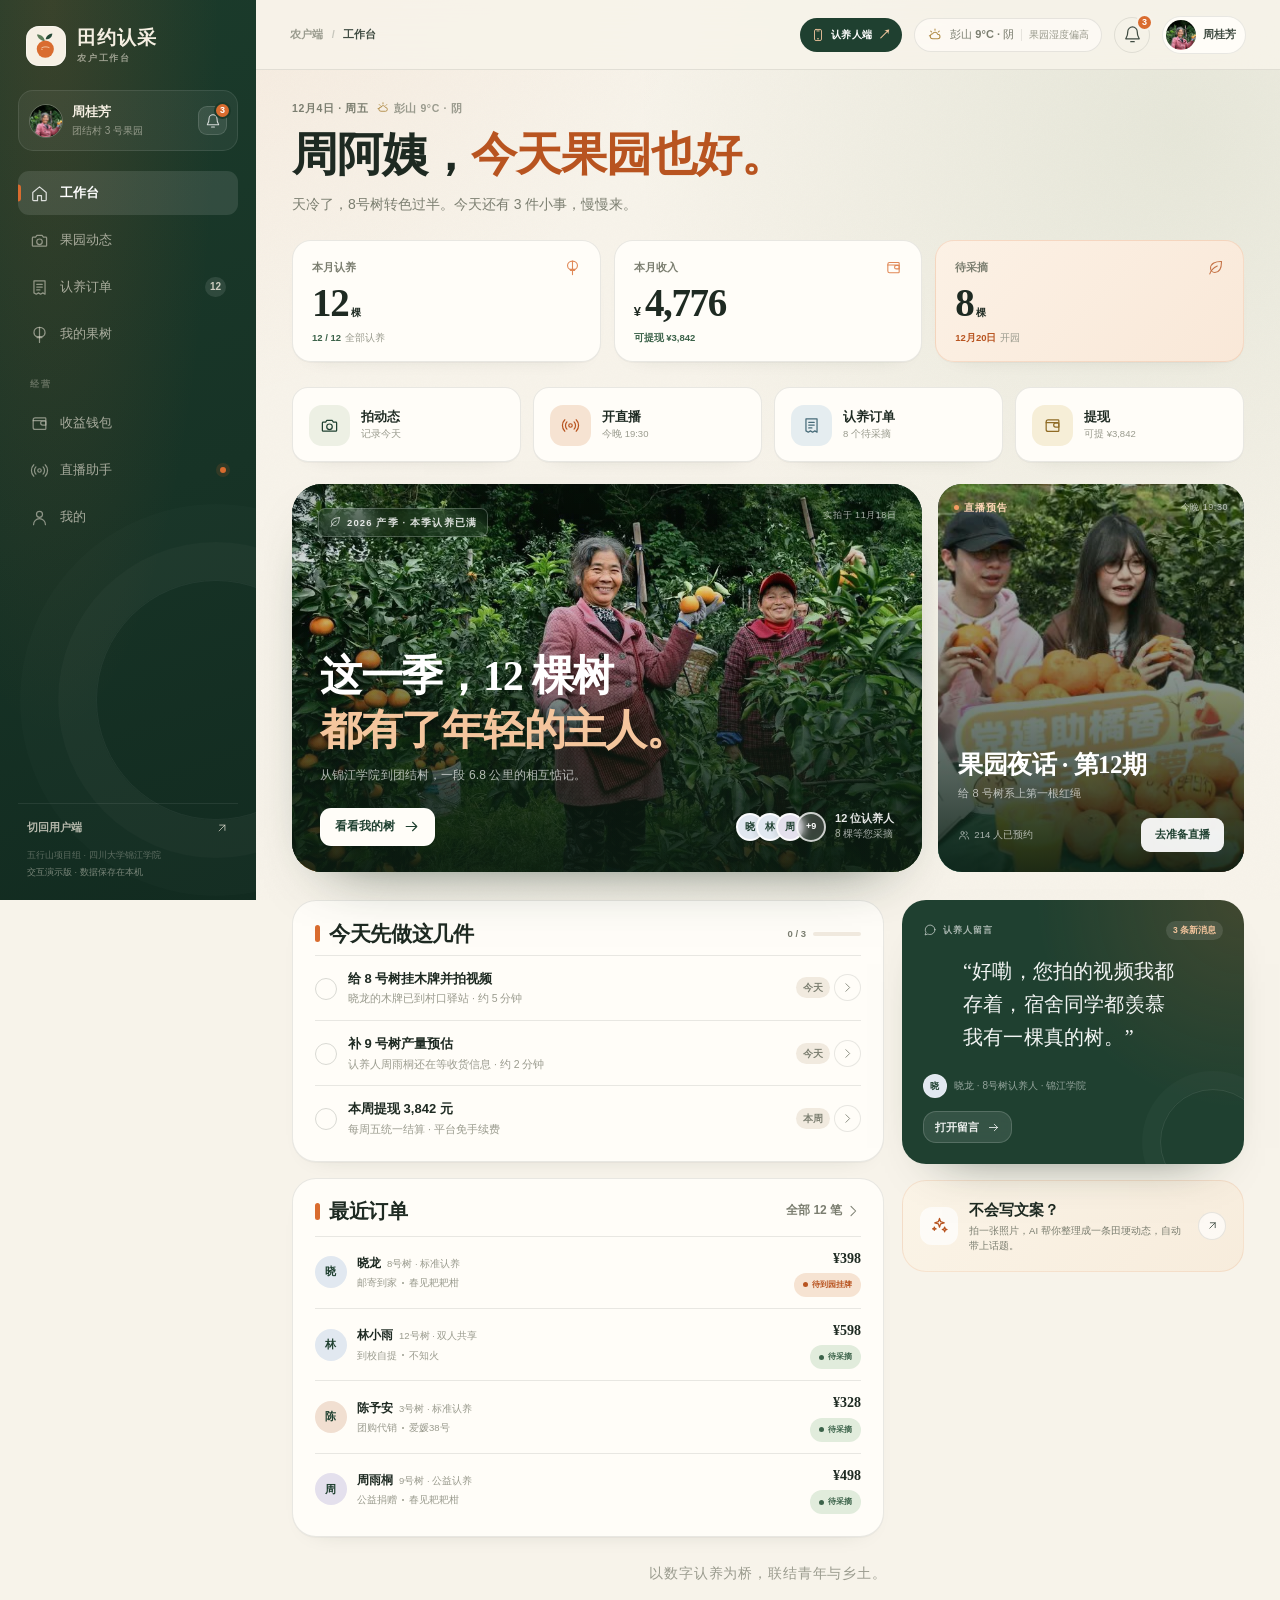
<file: index.html>
<!DOCTYPE html>
<html lang="zh-CN">
<head>
  <meta charset="UTF-8">
  <meta name="viewport" content="width=device-width, initial-scale=1, viewport-fit=cover">
  <meta name="theme-color" content="#F7F3EA">
  <meta name="color-scheme" content="light">
  <meta name="description" content="田约认采农户端工作台：发布果园动态、管理认养订单与果树、提现收益，让每一棵真实果树都被好好看见。">
  <meta property="og:title" content="田约认采 · 农户工作台">
  <meta property="og:description" content="认养预定 + 团购兜底，让每一棵真实果树都被好好看见。">
  <title>田约认采 · 农户工作台</title>
  <link rel="icon" href="assets/favicon.svg" type="image/svg+xml">
  <link rel="preload" as="image" href="assets/orchard-wide.webp">
  <link rel="preload" as="image" href="assets/farmer-avatar.webp">
  <link rel="stylesheet" href="styles.css">
</head>
<body>
  <a class="skip-link" href="#view">跳到主要内容</a>

  <div class="app-shell">
    <aside class="rail" aria-label="农户端侧边导航">
      <a class="brand" href="#home" data-route="home" aria-label="田约认采农户端首页">
        <span class="brand-mark" aria-hidden="true">
          <svg viewBox="0 0 48 48" fill="none">
            <path d="M23.5 14.5C24.2 9.8 28 6.7 32.9 6.2C32.5 11.3 29.5 14.5 23.5 14.5Z" fill="#244936"/>
            <path d="M22.4 17.2C16.6 16.7 12.4 13 11.2 7.8C17.1 7.7 21.4 11 22.4 17.2Z" fill="#5D7D5A"/>
            <circle cx="23" cy="28.4" r="12.1" fill="#D96C2F"/>
            <path d="M18 26.5C20.2 24.9 24.5 24.6 28.3 26.1" stroke="#F8E7CD" stroke-width="1.4" stroke-linecap="round" opacity=".7"/>
            <circle cx="18.3" cy="28.8" r="1" fill="#F8E7CD" opacity=".6"/>
          </svg>
        </span>
        <span class="brand-copy">
          <strong>田约认采</strong>
          <small>农户工作台</small>
        </span>
      </a>

      <div class="rail-orchard">
        <img src="assets/farmer-avatar.webp" alt="" class="rail-avatar">
        <div class="rail-orchard-copy">
          <strong>周桂芳</strong>
          <span>团结村 3 号果园</span>
        </div>
        <button class="icon-btn icon-btn--dark" data-action="notifications" aria-label="查看通知">
          <span class="icon" data-icon="bell"></span>
          <span class="dot-badge" data-notif-badge hidden>3</span>
        </button>
      </div>

      <nav class="rail-nav" aria-label="主要功能">
        <a href="#home" data-route="home" class="rail-link">
          <span class="icon" data-icon="home"></span><span>工作台</span>
        </a>
        <a href="#feed" data-route="feed" class="rail-link">
          <span class="icon" data-icon="camera"></span><span>果园动态</span>
        </a>
        <a href="#orders" data-route="orders" class="rail-link">
          <span class="icon" data-icon="receipt"></span><span>认养订单</span>
          <span class="rail-count">12</span>
        </a>
        <a href="#trees" data-route="trees" class="rail-link">
          <span class="icon" data-icon="tree"></span><span>我的果树</span>
        </a>
        <p class="rail-group">经营</p>
        <a href="#wallet" data-route="wallet" class="rail-link">
          <span class="icon" data-icon="wallet"></span><span>收益钱包</span>
        </a>
        <a href="#live" data-route="live" class="rail-link">
          <span class="icon" data-icon="broadcast"></span><span>直播助手</span>
          <span class="live-dot" aria-hidden="true"></span>
        </a>
        <a href="#me" data-route="me" class="rail-link">
          <span class="icon" data-icon="user"></span><span>我的</span>
        </a>
      </nav>

      <div class="rail-foot">
        <a class="switch-user" href="client.html">
          切回用户端 <span class="icon" data-icon="arrow-up-right"></span>
        </a>
        <p>五行山项目组 · 四川大学锦江学院</p>
        <p class="rail-demo">交互演示版 · 数据保存在本机</p>
      </div>
    </aside>

    <div class="workspace">
      <header class="topbar">
        <div class="crumb" aria-label="面包屑">
          <span>农户端</span>
          <span class="crumb-sep">/</span>
          <strong id="crumb-current">工作台</strong>
        </div>
        <div class="topbar-actions">
          <a class="topbar-client-link" href="client.html">
            <span class="icon" data-icon="smartphone"></span>
            <span>认养人端</span>
            <span class="topbar-client-arrow" aria-hidden="true">↗</span>
          </a>
          <div class="weather-pill" title="彭山区黄丰镇今日天气">
            <span class="icon" data-icon="cloud-sun"></span>
            <span>彭山 9°C · 阴</span>
            <span class="weather-divider"></span>
            <span class="weather-tip">果园湿度偏高</span>
          </div>
          <button class="icon-btn topbar-icon" data-action="notifications" aria-label="查看通知">
            <span class="icon" data-icon="bell"></span>
            <span class="dot-badge" data-notif-badge hidden>3</span>
          </button>
          <button class="topbar-profile" data-route="me" aria-label="打开我的页面">
            <img src="assets/farmer-avatar.webp" alt="周桂芳">
            <span>周桂芳</span>
          </button>
        </div>
      </header>

      <main id="view" class="view" tabindex="-1"></main>

      <nav class="tabbar" aria-label="底部导航">
        <a href="#home" data-route="home" class="tab-link">
          <span class="tab-icon"><span class="icon" data-icon="home"></span></span><span>工作台</span>
        </a>
        <a href="#feed" data-route="feed" class="tab-link">
          <span class="tab-icon"><span class="icon" data-icon="camera"></span></span><span>动态</span>
        </a>
        <a href="#orders" data-route="orders" class="tab-link">
          <span class="tab-icon"><span class="icon" data-icon="receipt"></span><span class="tab-badge">12</span></span><span>订单</span>
        </a>
        <a href="#trees" data-route="trees" class="tab-link">
          <span class="tab-icon"><span class="icon" data-icon="tree"></span></span><span>果树</span>
        </a>
        <a href="#me" data-route="me" class="tab-link">
          <span class="tab-icon"><span class="icon" data-icon="user"></span></span><span>我的</span>
        </a>
      </nav>
    </div>
  </div>

  <div id="overlay-root"></div>
  <div id="toast-root" class="toast-root" aria-live="polite" aria-atomic="false"></div>

  <noscript>
    <div class="noscript">请开启 JavaScript，以使用田约认采农户工作台。</div>
  </noscript>

  <script src="app.js"></script>
</body>
</html>
</file>
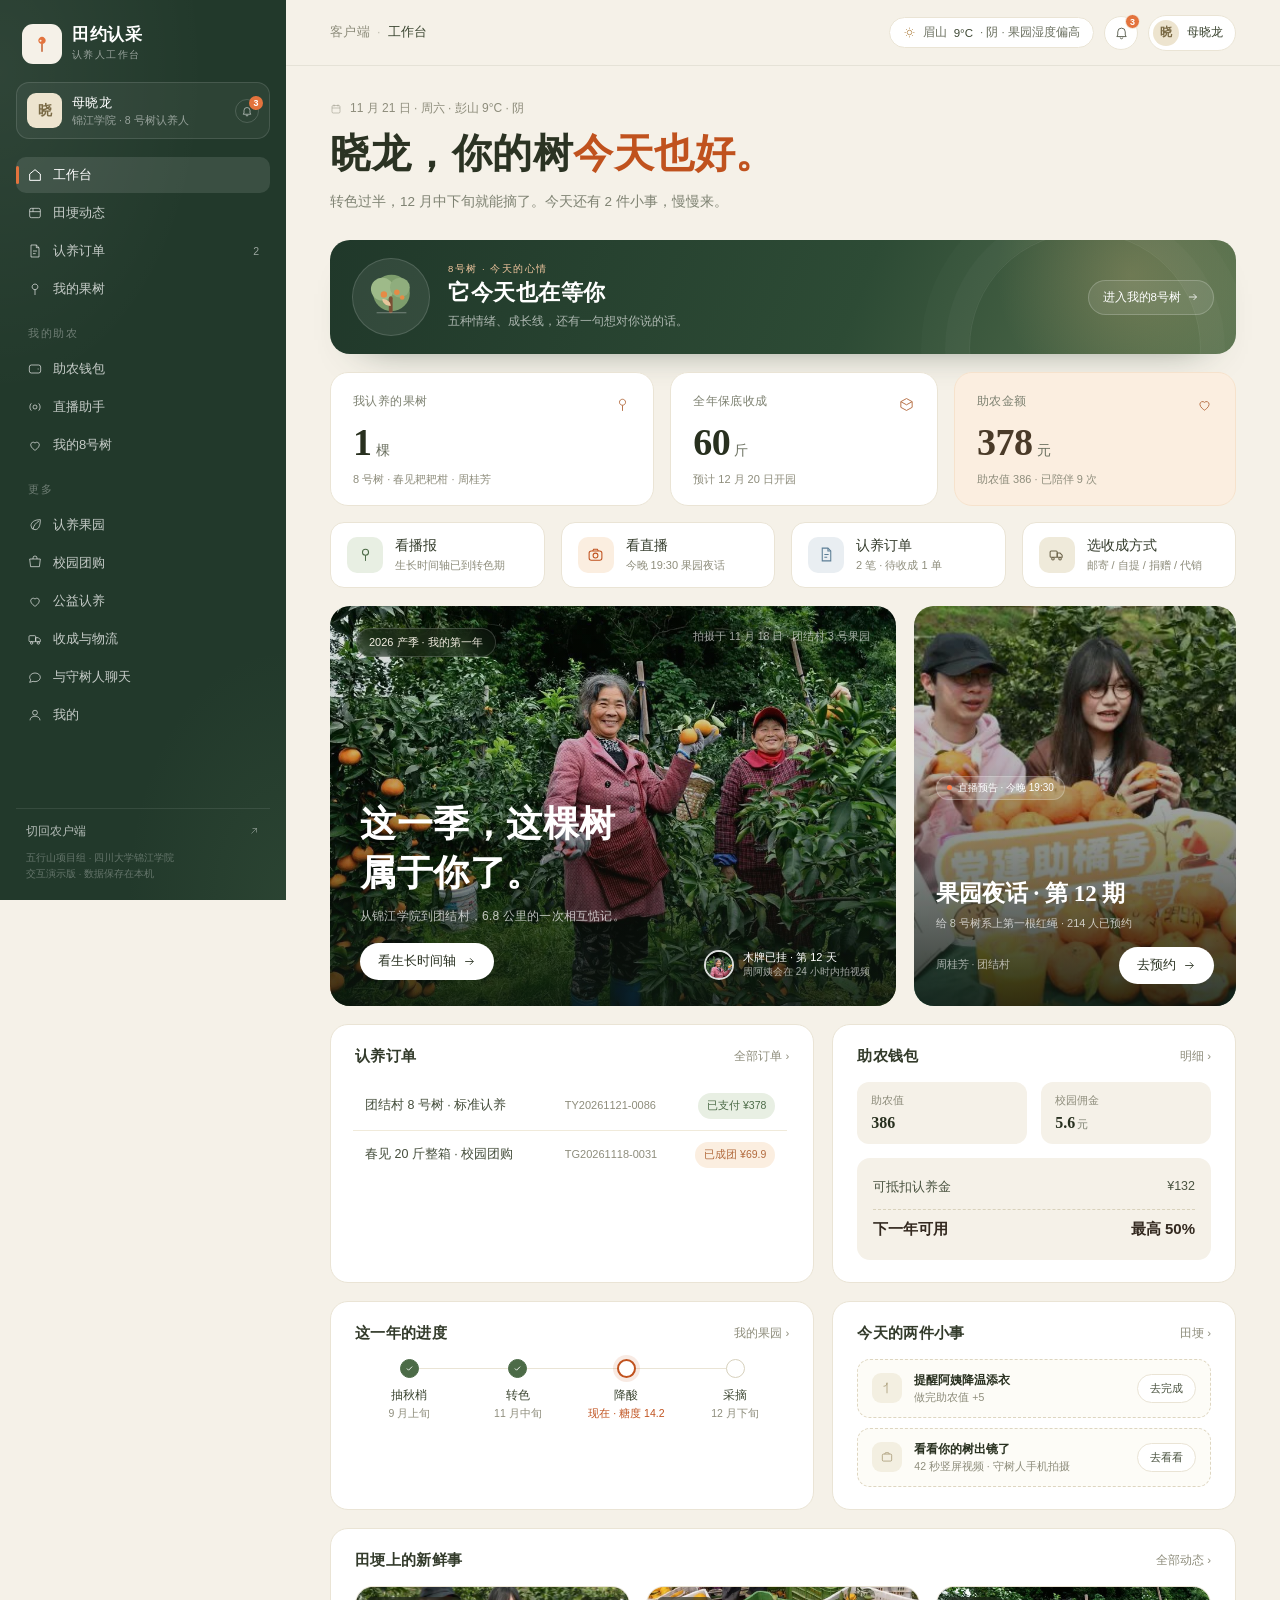
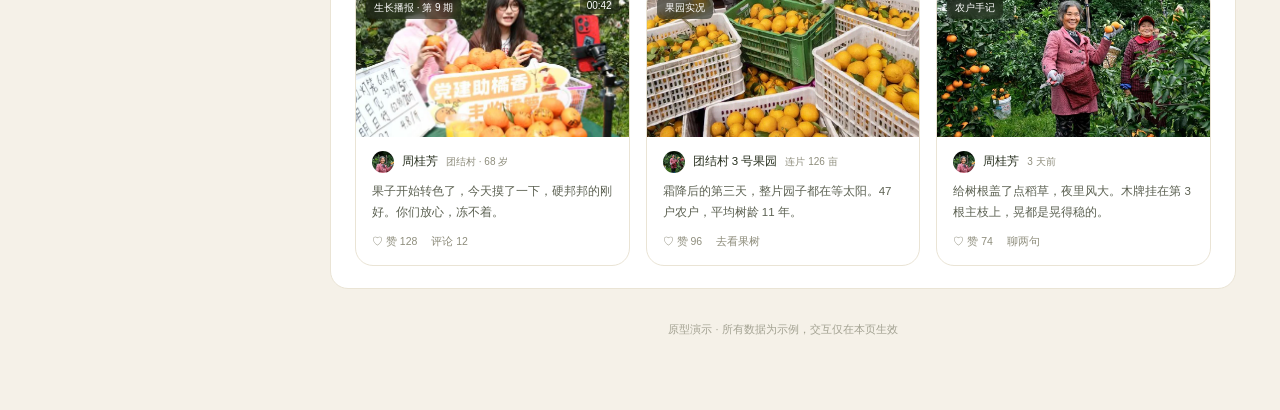
<file: user/index.html>
<!DOCTYPE html>
<html lang="zh-CN">
<head>
<meta charset="utf-8">
<meta name="viewport" content="width=device-width,initial-scale=1">
<title>田约认采 · 认养人工作台</title>
<link rel="icon" href="assets/favicon.svg" type="image/svg+xml">
<link rel="stylesheet" href="https://miaoda.feishu.cn/fonts/css2?family=Noto+Serif+SC:wght@400;600;700&family=Noto+Sans+SC:wght@300;400;500;700&display=swap">
<style>
:root{
  --cream:#F5F1E8; --cream2:#EFEADA; --card:#FFFFFF; --line:#EAE4D5; --line2:#F0EADA;
  --ink:#28301F; --ink2:#5C6152; --mute:#8E8D7C;
  --green:#22392B; --green2:#2C4A35; --leaf:#4C6B47; --leaf2:#7C9A6E;
  --orange:#C0521E; --orange2:#E3733D; --peach:#FBEEE0; --peach2:#F6E2CC;
  --radius:18px;
}
*{box-sizing:border-box}
html,body{margin:0;padding:0;min-height:100%}
body{
  background:var(--cream); color:var(--ink);
  font-family:'Noto Sans SC',-apple-system,'PingFang SC','Microsoft YaHei',sans-serif;
  -webkit-font-smoothing:antialiased;
  display:flex; min-height:100vh;
}
a{text-decoration:none;color:inherit}

/* ---------- 侧栏 ---------- */
.side{
  width:286px;flex:0 0 286px;background:var(--green);color:#fff;
  display:flex;flex-direction:column;padding:22px 16px 16px;position:sticky;top:0;height:100vh;
  background-image:radial-gradient(120% 60% at 0% 8%,rgba(255,255,255,.06),transparent 60%),
                    radial-gradient(80% 40% at 100% 100%,rgba(120,160,110,.10),transparent 70%);
}
.brand{display:flex;align-items:center;gap:10px;padding:2px 6px 18px}
.brand .logo{width:40px;height:40px;border-radius:11px;background:var(--cream);display:flex;align-items:center;justify-content:center;flex:0 0 40px}
.brand .logo svg{width:22px;height:22px}
.brand .nm{font-size:17px;font-weight:700;letter-spacing:.5px;line-height:1.1}
.brand .rl{font-size:10px;color:rgba(255,255,255,.52);letter-spacing:1.4px;margin-top:3px}
.usercard{display:flex;align-items:center;gap:10px;padding:10px;border:1px solid rgba(255,255,255,.12);background:rgba(255,255,255,.05);border-radius:13px;margin-bottom:18px}
.av{width:35px;height:35px;border-radius:9px;background:#EDE4CF;color:#7A6A45;display:flex;align-items:center;justify-content:center;font-weight:600;font-size:14px;flex:0 0 35px}
.av.sm{width:26px;height:26px;border-radius:50%;font-size:12px;flex:0 0 26px}
.usercard .u{flex:1;min-width:0}
.usercard .u b{display:block;font-size:13px;font-weight:500;letter-spacing:.3px}
.usercard .u span{display:block;font-size:10.5px;color:rgba(255,255,255,.5);margin-top:2px;white-space:nowrap;overflow:hidden;text-overflow:ellipsis}
.bellsm{width:24px;height:24px;border-radius:50%;border:1px solid rgba(255,255,255,.16);display:flex;align-items:center;justify-content:center;position:relative;flex:0 0 24px}
.bellsm svg{width:12px;height:12px;stroke:rgba(255,255,255,.7);fill:none;stroke-width:1.5}
.bellsm .dot{position:absolute;top:-4px;right:-5px;min-width:14px;height:14px;border-radius:9px;background:var(--orange2);font-size:9px;line-height:14px;text-align:center;font-weight:700;color:#fff;padding:0 3px}

.nav{display:flex;flex-direction:column;gap:2px}
.nav a{display:flex;align-items:center;gap:10px;padding:9px 11px;border-radius:10px;font-size:13px;color:rgba(255,255,255,.74);position:relative;transition:.16s}
.nav a svg{width:16px;height:16px;stroke:rgba(255,255,255,.62);fill:none;stroke-width:1.5;flex:0 0 16px}
.nav a:hover{background:rgba(255,255,255,.06);color:#fff}
.nav a.on{background:rgba(255,255,255,.11);color:#fff;font-weight:500}
.nav a.on svg{stroke:#fff}
.nav a.on::before{content:'';position:absolute;left:0;top:9px;bottom:9px;width:2.5px;border-radius:2px;background:var(--orange2)}
.nav a .cnt{margin-left:auto;font-size:10.5px;color:rgba(255,255,255,.55);font-weight:400}
.navlbl{font-size:10.5px;letter-spacing:1.6px;color:rgba(255,255,255,.34);padding:18px 12px 8px}
.sidefoot{margin-top:auto;padding:14px 10px 2px;border-top:1px solid rgba(255,255,255,.09)}
.sidefoot a{display:flex;align-items:center;justify-content:space-between;font-size:12px;color:rgba(255,255,255,.66)}
.sidefoot a svg{width:12px;height:12px;stroke:currentColor;fill:none}
.sidefoot p{font-size:9.5px;line-height:1.7;color:rgba(255,255,255,.3);margin:10px 0 0}

/* ---------- 主区 ---------- */
.main{flex:1;min-width:0;display:flex;flex-direction:column}
.topbar{display:flex;align-items:center;gap:14px;height:66px;padding:0 44px;border-bottom:1px solid rgba(40,48,31,.08);background:rgba(245,241,232,.86);backdrop-filter:blur(6px);position:sticky;top:0;z-index:20}
.crumb{font-size:12.5px;color:var(--mute);letter-spacing:.3px}
.crumb b{color:#3C4632;font-weight:500}
.crumb i{font-style:normal;margin:0 7px;opacity:.5}
.topright{margin-left:auto;display:flex;align-items:center;gap:10px}
.wpill{display:flex;align-items:center;gap:7px;background:#fff;border:1px solid var(--line);border-radius:999px;padding:7px 13px;font-size:11.5px;color:#6B7060;white-space:nowrap}
.wpill b{font-weight:500;color:#3C4632}
.wpill svg{width:13px;height:13px;stroke:#B08242;fill:none;stroke-width:1.4}
.ibtn{width:34px;height:34px;border-radius:50%;background:#fff;border:1px solid var(--line);display:flex;align-items:center;justify-content:center;position:relative;cursor:pointer}
.ibtn svg{width:15px;height:15px;stroke:#5C6152;fill:none;stroke-width:1.5}
.ibtn .dot{position:absolute;top:-3px;right:-3px;min-width:15px;height:15px;border-radius:9px;background:var(--orange2);color:#fff;font-size:9px;line-height:15px;text-align:center;font-weight:700;padding:0 3px;border:1.5px solid var(--cream)}
.me{display:flex;align-items:center;gap:8px;background:#fff;border:1px solid var(--line);border-radius:999px;padding:4px 12px 4px 4px;font-size:12px;color:#3C4632;cursor:pointer}

.wrap{padding:34px 44px 70px;max-width:1360px;width:100%}
.greet{margin-bottom:26px}
.greet .dt{display:flex;align-items:center;gap:8px;font-size:12px;color:var(--mute);margin-bottom:12px}
.greet .dt svg{width:12px;height:12px;stroke:currentColor;fill:none}
.greet h1{font-size:40px;line-height:1.24;margin:0 0 10px;font-weight:600;letter-spacing:.5px;color:#2B3323;font-family:'Noto Serif SC',Georgia,serif}
.greet h1 em{font-style:normal;color:var(--orange)}
.greet p{margin:0;font-size:13.5px;color:#7E8272;line-height:1.9}

.stats{display:grid;grid-template-columns:1.15fr .95fr 1fr;gap:16px;margin-bottom:16px}
.stat{background:var(--card);border:1px solid var(--line);border-radius:var(--radius);padding:20px 22px 18px;position:relative;transition:.2s}
.stat:hover{box-shadow:0 8px 24px rgba(40,48,31,.06);transform:translateY(-1px)}
.stat .ico{position:absolute;top:18px;right:18px;width:26px;height:26px;display:flex;align-items:center;justify-content:center}
.stat .ico svg{width:17px;height:17px;stroke:#B9744A;fill:none;stroke-width:1.4}
.stat .k{font-size:12px;color:#7E8272;letter-spacing:.4px}
.stat .num{font-size:38px;font-weight:600;line-height:1.2;margin:10px 0 6px;font-family:'Noto Serif SC',Georgia,serif;letter-spacing:-.5px}
.stat .num small{font-size:14px;font-weight:400;margin-left:4px;color:#6B7060}
.stat .note{font-size:11px;color:var(--mute);display:flex;align-items:center;gap:5px}
.stat.warm{background:var(--peach);border-color:var(--peach2)}
.stat.warm .num{color:#4A3A28}

.acts{display:grid;grid-template-columns:repeat(4,1fr);gap:16px;margin-bottom:18px}
.act{background:var(--card);border:1px solid var(--line);border-radius:14px;padding:14px 16px;display:flex;align-items:center;gap:12px;cursor:pointer;transition:.18s}
.act:hover{border-color:#D8CFB6;transform:translateY(-1px);box-shadow:0 6px 18px rgba(40,48,31,.05)}
.act .tile{width:36px;height:36px;border-radius:10px;display:flex;align-items:center;justify-content:center;flex:0 0 36px;background:var(--cream2)}
.act .tile svg{width:17px;height:17px;stroke:#6B6248;fill:none;stroke-width:1.5}
.act .tile.orange{background:var(--peach)}
.act .tile.orange svg{stroke:var(--orange)}
.act .tile.green{background:#E8EFE3}
.act .tile.green svg{stroke:var(--leaf)}
.act .tile.blue{background:#E9EEF2}
.act .tile.blue svg{stroke:#5C7E96}
.act b{display:block;font-size:13.5px;font-weight:500;color:#333B2B}
.act span{display:block;font-size:11px;color:var(--mute);margin-top:3px}

.hero-grid{display:grid;grid-template-columns:1.72fr .98fr;gap:18px;margin-bottom:18px}
.feature{position:relative;border-radius:20px;overflow:hidden;min-height:400px;display:flex;align-items:flex-end;color:#fff}
.feature>img{position:absolute;inset:0;width:100%;height:100%;object-fit:cover}
.feature::after{content:'';position:absolute;inset:0;background:linear-gradient(180deg,rgba(12,20,14,.10) 0%,rgba(12,20,14,.22) 42%,rgba(12,20,14,.80) 100%)}
.feature .in{position:relative;z-index:2;padding:26px 30px;width:100%}
.chip{display:inline-flex;align-items:center;gap:6px;background:rgba(20,30,20,.48);border:1px solid rgba(255,255,255,.18);backdrop-filter:blur(6px);border-radius:999px;padding:6px 12px;font-size:11px;color:#F3EFE2}
.chip svg{width:12px;height:12px;stroke:#DCE6C8;fill:none}
.feature .corner{position:absolute;top:22px;left:26px;z-index:2}
.feature .corner2{position:absolute;top:24px;right:26px;z-index:2;font-size:10.5px;color:rgba(255,255,255,.62)}
.feature h2{font-size:36px;line-height:1.36;margin:44px 0 10px;font-weight:600;letter-spacing:.5px;font-family:'Noto Serif SC',Georgia,serif;text-shadow:0 2px 18px rgba(0,0,0,.25)}
.feature p{font-size:12px;color:rgba(255,255,255,.72);margin:0 0 18px;letter-spacing:.2px}
.fbtn{display:inline-flex;align-items:center;gap:7px;background:#fff;color:#2B3323;border-radius:999px;padding:10px 18px;font-size:12.5px;font-weight:500;cursor:pointer;border:none;font-family:inherit}
.fbtn:hover{background:#F7F2E4}
.fbtn svg{width:13px;height:13px;stroke:#2B3323;fill:none;stroke-width:1.6}
.mates{position:absolute;right:26px;bottom:26px;z-index:2;display:flex;align-items:center;gap:9px;font-size:11px;color:rgba(255,255,255,.8)}
.mates img{width:30px;height:30px;border-radius:50%;border:2px solid rgba(255,255,255,.85);object-fit:cover}
.mates b{display:block;font-size:11px;color:#fff;font-weight:500}
.mates span{display:block;font-size:10px;color:rgba(255,255,255,.62)}

.aside-card{position:relative;border-radius:20px;overflow:hidden;display:flex;align-items:flex-end;min-height:400px}
.aside-card>img{position:absolute;inset:0;width:100%;height:100%;object-fit:cover}
.aside-card::after{content:'';position:absolute;inset:0;background:linear-gradient(180deg,rgba(12,20,14,.18) 0%,rgba(12,20,14,.30) 40%,rgba(12,20,14,.85) 100%)}
.aside-card .in{position:relative;z-index:2;padding:22px;width:100%;color:#fff}
.aside-card .live{display:inline-flex;align-items:center;gap:6px;background:rgba(255,255,255,.16);border:1px solid rgba(255,255,255,.22);border-radius:999px;padding:4px 10px;font-size:10px}
.aside-card .live em{width:5px;height:5px;border-radius:50%;background:#FF7A45;font-style:normal}
.aside-card h3{font-size:23px;margin:78px 0 6px;font-weight:600;font-family:'Noto Serif SC',Georgia,serif;line-height:1.4}
.aside-card p{font-size:11px;color:rgba(255,255,255,.7);margin:0}
.aside-card .row{display:flex;align-items:center;justify-content:space-between;margin-top:16px}

.cols{display:grid;grid-template-columns:1.2fr 1fr;gap:18px;margin-bottom:18px}
.panel{background:var(--card);border:1px solid var(--line);border-radius:var(--radius);padding:22px 24px}
.panel .ph{display:flex;align-items:center;justify-content:space-between;margin-bottom:16px}
.panel .ph h3{font-size:15px;margin:0;font-weight:600;letter-spacing:.3px;color:#333B2B}
.panel .ph span{font-size:11.5px;color:var(--mute);cursor:pointer}
.panel .ph span:hover{color:var(--orange)}
.kv{display:flex;gap:14px;flex-wrap:wrap}
.kv .item{flex:1;min-width:104px;background:var(--cream);border-radius:12px;padding:12px 14px}
.kv .item i{font-style:normal;font-size:10.5px;color:var(--mute);display:block;margin-bottom:6px}
.kv .item b{font-size:16px;font-weight:600;font-family:'Noto Serif SC',Georgia,serif}
.kv .item b small{font-size:10.5px;font-weight:400;margin-left:2px;color:#7E8272}

.tl{display:flex;align-items:flex-start;gap:0;margin-top:6px}
.tl .n{flex:1;position:relative;text-align:center}
.tl .n::before{content:'';position:absolute;top:9px;left:50%;width:100%;height:1px;background:var(--line);z-index:1}
.tl .n:last-child::before{display:none}
.tl .dot{width:19px;height:19px;border-radius:50%;border:1.5px solid #D6D0BC;background:#fff;margin:0 auto 9px;position:relative;z-index:2;display:flex;align-items:center;justify-content:center}
.tl .dot svg{width:9px;height:9px;stroke:#fff;fill:none;stroke-width:2.4;display:none}
.tl .n.done .dot{background:var(--leaf);border-color:var(--leaf)}
.tl .n.done .dot svg{display:block}
.tl .n.now .dot{background:#fff;border-color:var(--orange);border-width:2.5px;box-shadow:0 0 0 4px rgba(192,82,30,.12)}
.tl .n b{display:block;font-size:12px;font-weight:500;color:#3C4632}
.tl .n em{display:block;font-style:normal;font-size:10.5px;color:var(--mute);margin-top:3px}
.tl .n.now em{color:var(--orange);font-weight:500}

.media{display:flex;gap:14px;align-items:center;background:var(--cream);border-radius:13px;padding:10px;margin-bottom:12px}
.media img{width:96px;height:66px;border-radius:9px;object-fit:cover;flex:0 0 96px}
.media .c b{display:block;font-size:12.5px;font-weight:500;margin-bottom:4px}
.media .c span{font-size:11px;color:var(--mute);line-height:1.6}
.media .play{margin-left:auto;width:30px;height:30px;border-radius:50%;background:#fff;border:1px solid var(--line);display:flex;align-items:center;justify-content:center;flex:0 0 30px;cursor:pointer}
.media .play svg{width:11px;height:11px;fill:#6B6248;stroke:none;margin-left:1px}

.task{display:flex;align-items:center;gap:12px;border:1px dashed #DED6C0;border-radius:13px;padding:12px 14px;background:#FDFCF7}
.task .tic{width:30px;height:30px;border-radius:9px;background:#F3EFE1;display:flex;align-items:center;justify-content:center;flex:0 0 30px}
.task .tic svg{width:14px;height:14px;stroke:#8C7A4E;fill:none}
.task b{display:block;font-size:12px}
.task span{display:block;font-size:10.5px;color:var(--mute);margin-top:2px}
.task button{margin-left:auto;border:1px solid var(--line);background:#fff;border-radius:999px;padding:6px 12px;font-size:11px;cursor:pointer;font-family:inherit;color:#4A5340}
.task button:hover{border-color:var(--orange);color:var(--orange)}

.feed{display:grid;grid-template-columns:repeat(3,1fr);gap:16px}
.post{background:var(--card);border:1px solid var(--line);border-radius:var(--radius);overflow:hidden}
.post .ph2{position:relative;height:150px}
.post .ph2 img{width:100%;height:100%;object-fit:cover;display:block}
.post .tag{position:absolute;left:10px;top:10px;background:rgba(20,26,18,.55);color:#fff;font-size:10px;padding:4px 8px;border-radius:6px;backdrop-filter:blur(4px)}
.post .dur{position:absolute;right:10px;top:10px;color:#fff;font-size:10px;background:rgba(20,26,18,.55);padding:3px 7px;border-radius:5px}
.post .bd{padding:14px 16px 16px}
.post .who{display:flex;align-items:center;gap:8px;margin-bottom:8px}
.post .who img{width:22px;height:22px;border-radius:50%;object-fit:cover}
.post .who b{font-size:11.5px;font-weight:500}
.post .who span{font-size:10px;color:var(--mute)}
.post p{margin:0;font-size:11.5px;line-height:1.85;color:#5C6152}
.post .act2{display:flex;gap:14px;margin-top:12px;font-size:10.5px;color:var(--mute)}
.post .act2 span{cursor:pointer}
.post .act2 span:hover{color:var(--orange)}

.btn{display:inline-flex;align-items:center;gap:7px;border-radius:999px;padding:10px 18px;font-size:12.5px;font-family:inherit;cursor:pointer;border:1px solid var(--line);background:#fff;color:#3C4632}
.btn:hover{border-color:#D8CFB6}
.btn.primary{background:var(--green);color:#fff;border-color:var(--green)}
.btn.primary:hover{background:#2C4A35}
.btn.orange{background:var(--orange);color:#fff;border-color:var(--orange)}
.btn.orange:hover{background:#D0611F}
.btn.sm{padding:7px 13px;font-size:11.5px}
.btn svg{width:13px;height:13px;stroke:currentColor;fill:none;stroke-width:1.6}
.badge{display:inline-flex;align-items:center;gap:5px;font-size:10.5px;padding:4px 9px;border-radius:999px;background:#F1EFE3;color:#6B7060;cursor:pointer}
.badge.green{background:#E8EFE3;color:#4C6B47}
.badge.orange{background:var(--peach);color:#B26B3E}

.tbl{width:100%;border-collapse:collapse;font-size:12.5px}
.tbl th{text-align:left;font-weight:500;color:#7E8272;font-size:11.5px;padding:10px 12px;border-bottom:1px solid var(--line);background:#FBF9F2}
.tbl td{padding:11px 12px;border-bottom:1px solid var(--line2);color:#454E3C;line-height:1.7}
.tbl tr:last-child td{border-bottom:none}

.grid3{display:grid;grid-template-columns:repeat(3,1fr);gap:16px}
.tree{background:#fff;border:1px solid var(--line);border-radius:16px;overflow:hidden;transition:.18s;cursor:pointer}
.tree:hover{transform:translateY(-2px);box-shadow:0 10px 26px rgba(40,48,31,.07);border-color:#DBD2B9}
.tree .im{height:132px;position:relative}
.tree .im img{width:100%;height:100%;object-fit:cover;display:block}
.tree .im .tagx{position:absolute;left:10px;bottom:10px;background:rgba(255,255,255,.92);border-radius:999px;padding:3px 9px;font-size:10px;color:#4C6B47;font-weight:500}
.tree .bd{padding:14px 16px 16px}
.tree .bd h4{margin:0 0 6px;font-size:13.5px;font-weight:600}
.tree .meta{font-size:11px;color:var(--mute);line-height:1.9}
.tree .foot{display:flex;align-items:center;justify-content:space-between;margin-top:12px}
.tree .price{font-size:17px;font-weight:600;font-family:'Noto Serif SC',Georgia,serif;color:#33291F}
.tree .price small{font-size:10.5px;font-weight:400;color:var(--mute)}

.field{margin-bottom:20px}
.field label{display:block;font-size:12.5px;color:#4A5340;margin-bottom:8px;font-weight:500}
.inp{width:100%;border:1px solid var(--line);border-radius:11px;padding:11px 13px;font-size:13px;font-family:inherit;background:#fff;color:var(--ink);outline:none}
.inp:focus{border-color:#C7BF9F;box-shadow:0 0 0 3px rgba(192,82,30,.07)}
.plaque{border-radius:12px;padding:16px;text-align:center;background:linear-gradient(160deg,#F7EBD8,#EEDFC5);border:1px solid #E3D3B4;font-family:'Noto Serif SC',Georgia,serif;font-size:16px;color:#6B4A26;letter-spacing:2px}
.plaque small{display:block;font-size:10px;color:#A5906E;margin-top:8px;font-family:'Noto Sans SC',sans-serif;letter-spacing:2px;text-align:center}
.opts{display:grid;grid-template-columns:repeat(auto-fit,minmax(140px,1fr));gap:12px}
.opt{border:1px solid var(--line);border-radius:12px;padding:13px 14px;cursor:pointer;background:#fff;transition:.16s}
.opt:hover{border-color:#D8CFB6}
.opt.on{border-color:var(--orange);background:#FDF6EE;box-shadow:0 0 0 2px rgba(192,82,30,.08)}
.opt b{display:block;font-size:12.5px;margin-bottom:4px}
.opt span{display:block;font-size:10.5px;color:var(--mute);line-height:1.7}
.sumbox{background:var(--cream);border-radius:13px;padding:16px;font-size:12.5px;color:#4A5340}
.sumbox div{display:flex;justify-content:space-between;padding:5px 0}
.sumbox .total{border-top:1px dashed #D9D2BC;margin-top:8px;padding-top:10px;font-weight:600;font-size:15px;color:#33291F}
.check{display:flex;align-items:center;gap:8px;font-size:11.5px;color:#5C6152;cursor:pointer}
.check input{width:15px;height:15px;accent-color:var(--orange)}

.chatbox{display:flex;flex-direction:column;height:470px}
.chatlog{flex:1;overflow:auto;padding:6px 2px;display:flex;flex-direction:column;gap:12px}
.msg{max-width:64%;font-size:12.5px;line-height:1.8;padding:10px 13px;border-radius:14px}
.msg.them{background:var(--cream);border-top-left-radius:5px;align-self:flex-start;color:#3C4632}
.msg.mine{background:#E8EFE3;border-top-right-radius:5px;align-self:flex-end;color:#2E4028}
.msg time{display:block;font-size:9.5px;color:#A3A292;margin-top:5px}
.quick{display:flex;gap:8px;flex-wrap:wrap;margin:12px 0}
.quick span{border:1px solid var(--line);border-radius:999px;padding:6px 12px;font-size:11px;color:#5C6152;cursor:pointer;background:#fff}
.quick span:hover{border-color:var(--orange);color:var(--orange)}
.chatinput{display:flex;gap:10px}
.chatinput input{flex:1}

.toast{position:fixed;left:50%;bottom:40px;transform:translateX(-50%) translateY(20px);background:rgba(34,57,43,.94);color:#fff;font-size:12px;padding:10px 18px;border-radius:999px;opacity:0;pointer-events:none;transition:.28s;z-index:99}
.toast.on{opacity:1;transform:translateX(-50%) translateY(0)}
.footer-note{font-size:11px;color:#A3A292;margin-top:30px;text-align:center;line-height:1.9}

/* ---------- 8号树情感陪伴入口 ---------- */
.tree-entry{
  position:relative;display:flex;align-items:center;gap:18px;margin:0 0 18px;padding:18px 22px;
  border-radius:20px;overflow:hidden;cursor:pointer;isolation:isolate;
  background:linear-gradient(112deg,#20382A 0%,#2D4B35 58%,#5A7450 100%);
  color:#fff;box-shadow:0 20px 42px -34px rgba(34,57,43,.8);
  transition:transform .2s ease,box-shadow .2s ease;
}
.tree-entry:hover{transform:translateY(-2px);box-shadow:0 24px 48px -32px rgba(34,57,43,.72)}
.tree-entry:focus-visible{outline:2px solid #F0C59E;outline-offset:3px}
.tree-entry::before{
  content:'';position:absolute;right:-35px;top:-105px;width:280px;height:280px;border-radius:50%;
  background:radial-gradient(circle,rgba(255,202,136,.2),rgba(255,202,136,0) 68%);z-index:-1;
}
.tree-entry::after{
  content:'';position:absolute;right:35px;bottom:-110px;width:230px;height:230px;border-radius:50%;
  border:1px solid rgba(255,255,255,.08);box-shadow:0 0 0 24px rgba(255,255,255,.025),0 0 0 48px rgba(255,255,255,.015);z-index:-1;
}
.te-art{
  width:78px;height:78px;flex:0 0 78px;display:grid;place-items:center;border-radius:50%;
  background:rgba(255,255,255,.08);border:1px solid rgba(255,255,255,.14);
}
.te-art svg{width:61px;height:61px}
.te-copy{min-width:0;flex:1}
.te-kicker{display:block;margin-bottom:2px;color:#F0C59E;font-size:9.5px;font-weight:500;letter-spacing:1.5px}
.te-copy b{display:block;color:#fff;font-family:'Noto Serif SC',Georgia,serif;font-size:22px;font-weight:600;letter-spacing:.5px;line-height:1.35}
.te-copy p{margin:4px 0 0;color:rgba(255,255,255,.62);font-size:11.5px;line-height:1.65}
.te-btn{
  display:inline-flex;flex:0 0 auto;align-items:center;gap:6px;padding:9px 14px;border:1px solid rgba(255,255,255,.2);
  border-radius:999px;background:rgba(255,255,255,.09);color:#fff;font-size:11.5px;white-space:nowrap;transition:.18s;
}
.te-btn svg{width:12px;height:12px;stroke:currentColor;fill:none;stroke-width:1.6}
.tree-entry:hover .te-btn{background:#fff;border-color:#fff;color:#22392B}

/* ---------- 嵌入认养人端 ---------- */
.companion-layer{
  position:fixed;inset:0;z-index:600;display:flex;flex-direction:column;background:var(--cream);
  opacity:0;visibility:hidden;transform:translateY(14px);transition:opacity .24s ease,transform .28s ease,visibility .28s;
}
.companion-layer.open{opacity:1;visibility:visible;transform:none}
.companion-bar{
  display:flex;height:58px;flex:0 0 58px;align-items:center;justify-content:space-between;gap:18px;
  padding:0 24px;background:#22392B;color:#fff;box-shadow:0 8px 26px rgba(20,36,25,.18);position:relative;z-index:2;
}
.cb-left{display:flex;min-width:0;align-items:center;gap:12px}
.cb-mark{display:grid;width:31px;height:31px;flex:0 0 31px;place-items:center;border-radius:10px;background:rgba(255,255,255,.09);border:1px solid rgba(255,255,255,.13)}
.cb-mark svg{width:19px;height:19px}
.cb-copy{min-width:0}
.cb-kicker{display:block;color:#E8BA91;font-size:8.5px;letter-spacing:1.2px;line-height:1.2}
.cb-title{display:block;margin-top:2px;color:#fff;font-family:'Noto Serif SC',Georgia,serif;font-size:15px;font-weight:600;letter-spacing:.4px;white-space:nowrap;overflow:hidden;text-overflow:ellipsis}
.cb-actions{display:flex;flex:0 0 auto;align-items:center;gap:12px}
.cb-open{color:rgba(255,255,255,.6);font-size:10.5px;transition:color .16s}
.cb-open:hover{color:#fff}
.cb-close{
  display:grid;width:32px;height:32px;place-items:center;border:1px solid rgba(255,255,255,.2);border-radius:50%;
  background:transparent;color:#fff;font-family:inherit;font-size:22px;line-height:1;cursor:pointer;transition:.16s;
}
.cb-close:hover{background:rgba(255,255,255,.1);border-color:rgba(255,255,255,.35)}
.companion-layer iframe{display:block;width:100%;flex:1;border:0;background:var(--cream)}
body.companion-open{overflow:hidden}

@media (max-width:1080px){
  .hero-grid,.cols{grid-template-columns:1fr}
  .stats{grid-template-columns:1fr 1fr}
  .acts{grid-template-columns:1fr 1fr}
  .feed,.grid3{grid-template-columns:1fr 1fr}
  .wrap{padding:24px 22px 60px}
  .topbar{padding:0 22px}
}
.tscroll{overflow-x:auto;-webkit-overflow-scrolling:touch;margin:0 -2px;width:100%;max-width:100%}
.cols>*{min-width:0}
.panel{min-width:0}
@media (max-width:760px){
  body{display:block;overflow-x:hidden}
  .side{position:static;width:auto;height:auto;flex:none;padding:14px}
  .usercard,.sidefoot,.navlbl{display:none}
  .brand{padding:0 4px 12px}
  .nav{flex-direction:row;overflow:auto;gap:6px;padding-bottom:2px}
  .nav a{white-space:nowrap;padding:7px 10px;font-size:12px}
  .nav a.on::before{display:none}
  .nav a .cnt{display:none}
  .main{min-width:0}
  .topbar{position:static;height:auto;padding:10px 16px;flex-wrap:wrap;gap:8px}
  .wpill{display:none}
  .stats,.acts,.feed,.grid3,.cols,.hero-grid{grid-template-columns:1fr!important}
  .greet h1{font-size:26px}
  .feature{min-height:330px}
  .feature h2{font-size:24px;margin-top:26px}
  .aside-card{min-height:260px}
  .aside-card h3{margin-top:36px;font-size:19px}
  .wrap{padding:20px 16px 50px}
  .tbl{font-size:11.5px}
  .tscroll table.tbl{min-width:0;white-space:normal;font-size:10.5px}
  .tbl td,.tbl th{padding:8px 4px}
  .msg{max-width:82%}
  .tree-entry{flex-wrap:wrap;align-items:flex-start;gap:12px;padding:15px 16px;border-radius:17px}
  .te-art{width:52px;height:52px;flex-basis:52px}
  .te-art svg{width:42px;height:42px}
  .te-copy{flex:1 1 calc(100% - 64px)}
  .te-copy b{font-size:18px}
  .te-copy p{font-size:10.5px;line-height:1.6}
  .te-btn{flex:1 1 100%;justify-content:center;margin-top:1px;padding:8px 12px;font-size:10.5px}
  .companion-bar{height:54px;flex-basis:54px;padding:0 14px;gap:8px}
  .cb-mark{width:28px;height:28px;flex-basis:28px}
  .cb-mark svg{width:17px;height:17px}
  .cb-title{font-size:13px}
  .cb-kicker{font-size:7.5px}
  .cb-open{display:none}
  .cb-close{width:30px;height:30px;font-size:20px}
}
body.farmer .sidefoot #toFarm{color:#F0C9A6}body.farmer .topbar .crumb span{color:#8B6A4B}
</style>
</head>
<body>

<aside class="side">
  <div class="brand">
    <div class="logo">
      <svg viewBox="0 0 24 24" fill="none"><path d="M12 20V12" stroke="#C0521E" stroke-width="1.5" stroke-linecap="round"/><path d="M12 12c-2.2 0-4-1.6-4-3.8C8 6 10 4.4 12 4.2c2 .2 4 1.8 4 4 0 2.2-1.8 3.8-4 3.8Z" fill="#E3733D"/><circle cx="10.4" cy="8.4" r="1.1" fill="#F5F1E8"/></svg>
    </div>
    <div>
      <div class="nm">田约认采</div>
      <div class="rl" id="brandRole">认养人工作台</div>
    </div>
  </div>

  <div class="usercard">
    <div class="av" id="userAv">晓</div>
    <div class="u">
      <b id="userName">母晓龙</b>
      <span id="userSub">锦江学院 · 8 号树认养人</span>
    </div>
    <div class="bellsm">
      <svg viewBox="0 0 24 24"><path d="M18 16v-5a6 6 0 1 0-12 0v5l-1.5 2.5h15L18 16Z"/><path d="M10 20a2 2 0 0 0 4 0"/></svg>
      <span class="dot">3</span>
    </div>
  </div>

  <nav class="nav" id="nav"></nav>

  <div class="sidefoot">
    <a href="#farm" id="toFarm"><span id="switchTxt">切回农户端</span><svg viewBox="0 0 24 24"><path d="M7 17 17 7M9 7h8v8"/></svg></a>
    <p>五行山项目组 · 四川大学锦江学院<br>交互演示版 · 数据保存在本机</p>
  </div>
</aside>

<main class="main">
  <div class="topbar">
    <div class="crumb"><span id="crumbSide">客户端</span><i>·</i><b id="crumbName">工作台</b></div>
    <div class="topright">
      <div class="wpill"><svg viewBox="0 0 24 24"><circle cx="12" cy="12" r="4.2"/><path d="M12 3v2M12 19v2M3 12h2M19 12h2M5.6 5.6l1.5 1.5M16.9 16.9l1.5 1.5M18.4 5.6l-1.5 1.5M7.1 16.9l-1.5 1.5"/></svg>眉山 <b>9°C</b> · 阴 · 果园湿度偏高</div>
      <div class="ibtn" onclick="toast('3 条新提醒：木牌已挂、新播报、直播开启')"><svg viewBox="0 0 24 24"><path d="M18 16v-5a6 6 0 1 0-12 0v5l-1.5 2.5h15L18 16Z"/><path d="M10 20a2 2 0 0 0 4 0"/></svg><span class="dot">3</span></div>
      <div class="me" id="mePill" onclick="go(state.side=='farmer'?'fme':'me')"><span class="av sm" id="meAv">晓</span><span id="meName">母晓龙</span></div>
    </div>
  </div>
  <div class="wrap" id="view"></div>
</main>

<div class="companion-layer" id="companionLayer" role="dialog" aria-modal="true" aria-label="我的8号树" aria-hidden="true">
  <div class="companion-bar">
    <div class="cb-left">
      <span class="cb-mark" aria-hidden="true">
        <svg viewBox="0 0 24 24" fill="none">
          <path d="M12 21v-8" stroke="#F0C59E" stroke-width="1.5" stroke-linecap="round"/>
          <circle cx="12" cy="9" r="6" fill="#E3733D"/>
          <path d="M8.5 7.5c2-1.2 5-1.2 7 0" stroke="#F5F1E8" stroke-width="1.2" stroke-linecap="round" opacity=".65"/>
        </svg>
      </span>
      <span class="cb-copy">
        <span class="cb-kicker">客户端 · 8号树情感陪伴</span>
        <b class="cb-title">它今天也在等你</b>
      </span>
    </div>
    <div class="cb-actions">
      <a class="cb-open" href="client.html" target="_blank" rel="noopener">新窗口打开 ↗</a>
      <button class="cb-close" type="button" onclick="closeCompanion()" aria-label="关闭我的8号树">×</button>
    </div>
  </div>
  <iframe id="companionFrame" title="8号树认养人端" src="about:blank"></iframe>
</div>

<div class="toast" id="toast"></div>

<script>
const IMG = {
  orchard:'assets/orchard-wide.webp',
  keeper:'assets/farmer-avatar.webp',
  fruit:'assets/fruit-close.webp',
  broadcast:'assets/live-stage.webp'
};

const TREES = [
  {id:'t8',  no:'团结村 8 号树',  v:'春见耙耙柑', age:12, kg:60, owner:'周桂芳', oa:68, price:398, ripe:'12 月中下旬', note:'转色期', img:IMG.orchard},
  {id:'t3',  no:'果园村 3 号树',  v:'爱媛 38 号', age:8,  kg:50, owner:'李建国', oa:63, price:328, ripe:'11 月下旬',  note:'成熟中', img:IMG.fruit},
  {id:'t12', no:'双江村 12 号树', v:'不知火',     age:15, kg:70, owner:'王秀英', oa:66, price:458, ripe:'次年 2 月',  note:'挂果多', img:IMG.orchard},
  {id:'t21', no:'丰华村 21 号树', v:'春见耙耙柑', age:11, kg:55, owner:'张德云', oa:59, price:428, ripe:'12 月下旬',  note:'新上架', img:IMG.fruit}
];

const state = {plan:'std', ways:'ship', agree:false, harvest:'ship', group:31, side:'client'};

/* ---------- 双端数据（农户端写入，客户端可见） ---------- */
const FKEY = 'ty_farm_v1';
const farm = (function(){
  const def = {posts:[], living:false, balance:3842, picked:[], logs:[], liveStart:null};
  try{ const raw = localStorage.getItem(FKEY); if(raw) return Object.assign(def, JSON.parse(raw)); }catch(e){}
  return def;
})();
function saveFarm(){ try{ localStorage.setItem(FKEY, JSON.stringify(farm)); }catch(e){} }

const FB = ['母晓龙','林晓雨','陈子昂','吴倩','赵一鸣','周雨桐','何斯远','许知意','范晓','李思远','郑好','吴佩'];
const FORDERS = [
  {id:'FY-08', no:'TY20261121-0086', tree:'团结村 8 号树', v:'春见耙耙柑', buyer:FB[0], price:378, mine:true},
  {id:'FY-07', no:'TY20261121-0085', tree:'团结村 7 号树', v:'春见耙耙柑', buyer:FB[1], price:378},
  {id:'FY-05', no:'TY20261120-0081', tree:'团结村 5 号树', v:'春见耙耙柑', buyer:FB[2], price:378},
  {id:'FY-11', no:'TY20261120-0079', tree:'团结村 11 号树',v:'春见耙耙柑', buyer:FB[3], price:358},
  {id:'FY-02', no:'TY20261119-0074', tree:'团结村 2 号树', v:'春见耙耙柑', buyer:FB[4], price:398},
  {id:'FY-16', no:'TY20261119-0071', tree:'团结村 16 号树',v:'春见耙耙柑', buyer:FB[5], price:368},
  {id:'FY-03', no:'TY20261118-0068', tree:'果园村 3 号树',  v:'爱媛 38 号',  buyer:FB[6], price:328},
  {id:'FY-09', no:'TY20261118-0066', tree:'团结村 9 号树', v:'春见耙耙柑', buyer:FB[7], price:378},
  {id:'FY-12', no:'TY20261117-0061', tree:'双江村 12 号树',v:'不知火',      buyer:FB[8], price:458},
  {id:'FY-21', no:'TY20261117-0059', tree:'丰华村 21 号树', v:'春见耙耙柑', buyer:FB[9], price:428},
  {id:'FY-06', no:'TY20261116-0052', tree:'团结村 6 号树', v:'春见耙耙柑', buyer:FB[10],price:378},
  {id:'FY-14', no:'TY20261116-0050', tree:'团结村 14 号树',v:'春见耙耙柑', buyer:FB[11],price:378}
];
const pending = () => FORDERS.filter(o=>farm.picked.indexOf(o.id)<0).length;

/* ---------- 侧栏菜单（客户端 / 农户端） ---------- */
const NAV = {
  client: [
    {items:[
      {r:'home',t:'工作台',ic:'home'},
      {r:'feed',t:'田埂动态',ic:'feed'},
      {r:'orders',t:'认养订单',ic:'doc',cnt:2},
      {r:'mine',t:'我的果树',ic:'tree'}
    ]},
    {lbl:'我的助农',items:[
      {r:'wallet',t:'助农钱包',ic:'wallet'},
      {r:'live',t:'直播助手',ic:'live'},
      {r:'companion',t:'我的8号树',ic:'heart'}
    ]},
    {lbl:'更多',items:[
      {r:'trees',t:'认养果园',ic:'leaf'},
      {r:'group',t:'校园团购',ic:'cart'},
      {r:'charity',t:'公益认养',ic:'heart'},
      {r:'harvest',t:'收成与物流',ic:'truck'},
      {r:'chat',t:'与守树人聊天',ic:'chat'},
      {r:'me',t:'我的',ic:'me'}
    ]}
  ],
  farmer: [
    {items:[
      {r:'fhome',t:'工作台',ic:'home'},
      {r:'ffeed',t:'果园动态',ic:'cam'},
      {r:'forders',t:'认养订单',ic:'doc',cnt:12},
      {r:'fmine',t:'我的果树',ic:'tree'}
    ]},
    {lbl:'经营',items:[
      {r:'fwallet',t:'收益钱包',ic:'wallet'},
      {r:'flive',t:'直播助手',ic:'live'}
    ]},
    {items:[
      {r:'fme',t:'我的',ic:'me'}
    ]}
  ]
};


const ROUTE_NAME = {home:'工作台',mine:'我的果树',trees:'认养果园',tree:'果树详情',checkout:'确认认养',success:'认养成功',feed:'田埂动态',chat:'与守树人聊天',harvest:'收成与物流',progress:'收成进度',group:'校园团购',charity:'公益认养',me:'我的',farm:'农户端入口',orders:'认养订单',wallet:'助农钱包',live:'直播助手',fhome:'工作台',ffeed:'果园动态',forders:'认养订单',fmine:'我的果树',fwallet:'收益钱包',flive:'直播助手',fme:'我的'};

const I = {
  tree:'<svg viewBox="0 0 24 24"><path d="M12 21v-8"/><path d="M12 13c-2.4 0-4.3-1.8-4.3-4.2C7.7 6.4 9.6 4.6 12 4.6s4.3 1.8 4.3 4.2C16.3 11.2 14.4 13 12 13Z"/></svg>',
  box:'<svg viewBox="0 0 24 24"><path d="M12 3.6 20 8v8l-8 4.4L4 16V8z"/><path d="M4 8l8 4.4L20 8"/></svg>',
  heart:'<svg viewBox="0 0 24 24"><path d="M12 20s-6.5-4-6.5-8.2A3.8 3.8 0 0 1 12 9a3.8 3.8 0 0 1 6.5 2.8C18.5 16 12 20 12 20Z"/></svg>',
  leaf:'<svg viewBox="0 0 24 24"><path d="M20 4c-9 0-14 4-14 9a6 6 0 0 0 6 6c5 0 8-5 8-15Z"/><path d="M9 18C10 13 13 9 18 6"/></svg>',
  cam:'<svg viewBox="0 0 24 24"><rect x="3" y="7" width="18" height="13" rx="3"/><circle cx="12" cy="13.5" r="3.4"/><path d="M8 7l1.4-2.4h5.2L16 7"/></svg>',
  cart:'<svg viewBox="0 0 24 24"><path d="M4 6h16l-1.4 11.5H5.4z"/><path d="M9 6V4.5a3 3 0 0 1 6 0V6"/></svg>',
  chat:'<svg viewBox="0 0 24 24"><path d="M20 12.5c0 3.6-3.6 6.5-8 6.5-1 0-2-.2-2.9-.5L4 20l1.6-3.8C4.6 15 4 13.8 4 12.5 4 8.9 7.6 6 12 6s8 2.9 8 6.5Z"/></svg>',
  doc:'<svg viewBox="0 0 24 24"><path d="M6 3h8l4 4v14H6z"/><path d="M14 3v4h4M9 12h6M9 16h4"/></svg>',
  play:'<svg viewBox="0 0 24 24"><path d="M8 5l11 7-11 7z"/></svg>',
  arrow:'<svg viewBox="0 0 24 24"><path d="M4 12h15M13 6l6 6-6 6"/></svg>',
  truck:'<svg viewBox="0 0 24 24"><rect x="3" y="7" width="10" height="9" rx="1.5"/><path d="M13 10h4l3 3v3h-7z"/><circle cx="7" cy="18" r="1.8"/><circle cx="17" cy="18" r="1.8"/></svg>'
  ,
  home:'<svg viewBox="0 0 24 24"><path d="M4 10.5 12 4l8 6.5V20H4z"/></svg>',
  feed:'<svg viewBox="0 0 24 24"><rect x="4" y="5" width="16" height="14" rx="2.5"/><path d="M4 10h16M9 5v5"/></svg>',
  me:'<svg viewBox="0 0 24 24"><circle cx="12" cy="8.5" r="3.6"/><path d="M4.5 20c0-3.8 3.4-6.2 7.5-6.2s7.5 2.4 7.5 6.2"/></svg>',
  wallet:'<svg viewBox="0 0 24 24"><rect x="3.5" y="6" width="17" height="12" rx="3"/><path d="M16 12h1.5"/></svg>',
  live:'<svg viewBox="0 0 24 24"><circle cx="12" cy="12" r="3"/><path d="M6.5 6.5a8 8 0 0 0 0 11M17.5 6.5a8 8 0 0 1 0 11"/></svg>'
};

const statCard = (k, num, unit, note, ico, warm) => `
  <div class="stat ${warm?'warm':''}">
    <div class="ico">${ico}</div>
    <div class="k">${k}</div>
    <div class="num">${num}<small>${unit}</small></div>
    <div class="note">${note}</div>
  </div>`;

const actCard = (t, s, ico, color, r) => `
  <div class="act" onclick="go('${r}')">
    <div class="tile ${color}">${ico}</div>
    <div><b>${t}</b><span>${s}</span></div>
  </div>`;

function pageHome(){
  return `
  <div class="greet">
    <div class="dt"><svg viewBox="0 0 24 24"><rect x="4" y="5" width="16" height="15" rx="2.5"/><path d="M4 10h16M8 3v4M16 3v4"/></svg>11 月 21 日 · 周六 · 彭山 9°C · 阴</div>
    <h1>晓龙，你的树<em>今天也好。</em></h1>
    <p>转色过半，12 月中下旬就能摘了。今天还有 2 件小事，慢慢来。</p>
  </div>

  <div class="tree-entry" role="button" tabindex="0" onclick="openCompanion()" onkeydown="if(event.key==='Enter'||event.key===' '){event.preventDefault();openCompanion()}">
    <div class="te-art" aria-hidden="true">
      <svg viewBox="0 0 80 80" fill="none">
        <circle cx="40" cy="34" r="24" fill="#7D9D6C"/>
        <circle cx="28" cy="29" r="15" fill="#9EBA89"/>
        <circle cx="51" cy="27" r="13" fill="#8FAD7D"/>
        <path d="M39 58V41" stroke="#7A4F34" stroke-width="5" stroke-linecap="round"/>
        <path d="M39 51c-7 0-11-4-11-9 5 0 11 3 11 9Z" fill="#E7C59B"/>
        <circle cx="30" cy="36" r="4.2" fill="#E58B46"/>
        <circle cx="47" cy="33" r="3.6" fill="#E58B46"/>
        <circle cx="54" cy="40" r="3" fill="#E58B46"/>
        <path d="M21 60h38" stroke="rgba(255,255,255,.32)" stroke-width="1.4" stroke-linecap="round"/>
      </svg>
    </div>
    <div class="te-copy">
      <span class="te-kicker">8号树 · 今天的心情</span>
      <b>它今天也在等你</b>
      <p>五种情绪、成长线，还有一句想对你说的话。</p>
    </div>
    <span class="te-btn">进入我的8号树 ${I.arrow}</span>
  </div>

  <div class="stats">
    ${statCard('我认养的果树','1','棵','8 号树 · 春见耙耙柑 · 周桂芳', I.tree)}
    ${statCard('全年保底收成','60','斤', farm.picked.indexOf('FY-08')>-1?'已采摘 · 冷链发出中':'预计 12 月 20 日开园', I.box)}
    ${statCard('助农金额','378','元','助农值 386 · 已陪伴 9 次', I.heart, true)}
  </div>

  <div class="acts">
    ${actCard('看播报','生长时间轴已到转色期', I.tree, 'green', 'mine')}
    ${actCard('看直播','今晚 19:30 果园夜话', I.cam, 'orange', 'live')}
    ${actCard('认养订单','2 笔 · 待收成 1 单', I.doc, 'blue', 'orders')}
    ${actCard('选收成方式','邮寄 / 自提 / 捐赠 / 代销', I.truck, '', 'harvest')}
  </div>

  <div class="hero-grid">
    <div class="feature">
      <img src="${IMG.orchard}" alt="果园">
      <div class="corner"><span class="chip">2026 产季 · 我的第一年</span></div>
      <div class="corner2">拍摄于 11 月 18 日 · 团结村 3 号果园</div>
      <div class="in">
        <h2>这一季，这棵树<br>属于你了。</h2>
        <p>从锦江学院到团结村，6.8 公里的一次相互惦记。</p>
        <button class="fbtn" onclick="go('mine')">看生长时间轴${I.arrow}</button>
      </div>
      <div class="mates">
        <img src="${IMG.keeper}" alt="">
        <div><b>木牌已挂 · 第 12 天</b><span>周阿姨会在 24 小时内拍视频</span></div>
      </div>
    </div>

    <div class="aside-card">
      <img src="${IMG.broadcast}" alt="直播">
      <div class="in">
        <span class="live"><em></em>直播预告 · 今晚 19:30</span>
        <h3>果园夜话 · 第 12 期</h3>
        <p>给 8 号树系上第一根红绳 · 214 人已预约</p>
        <div class="row">
          <span style="font-size:10.5px;color:rgba(255,255,255,.62)">周桂芳 · 团结村</span>
          <button class="fbtn" onclick="toast('已为你预约，开播前 10 分钟提醒')">去预约${I.arrow}</button>
        </div>
      </div>
    </div>
  </div>

  <div class="cols" style="margin-bottom:18px">
    <div class="panel">
      <div class="ph"><h3>认养订单</h3><span onclick="go('orders')">全部订单 ›</span></div>
      <div class="tscroll"><table class="tbl">
        <tr><td style="width:46%;font-weight:500">团结村 8 号树 · 标准认养</td><td style="color:#8E8D7C;font-size:11px">TY20261121-0086</td><td style="text-align:right"><span class="badge green">已支付 ¥378</span></td></tr>
        <tr><td style="font-weight:500">春见 20 斤整箱 · 校园团购</td><td style="color:#8E8D7C;font-size:11px">TG20261118-0031</td><td style="text-align:right"><span class="badge orange">已成团 ¥69.9</span></td></tr>
      </table></div>
    </div>
    <div class="panel">
      <div class="ph"><h3>助农钱包</h3><span onclick="go('wallet')">明细 ›</span></div>
      <div class="kv" style="margin-bottom:14px">
        <div class="item"><i>助农值</i><b>386</b></div>
        <div class="item"><i>校园佣金</i><b>5.6<small>元</small></b></div>
      </div>
      <div class="sumbox">
        <div><span>可抵扣认养金</span><span>¥132</span></div>
        <div class="total"><span>下一年可用</span><span>最高 50%</span></div>
      </div>
    </div>
  </div>

  <div class="cols">
    <div class="panel">
      <div class="ph"><h3>这一年的进度</h3><span onclick="go('mine')">我的果园 ›</span></div>
      <div class="tl">
        <div class="n done"><div class="dot"><svg viewBox="0 0 24 24"><path d="M5 12l4.5 4.5L19 7"/></svg></div><b>抽秋梢</b><em>9 月上旬</em></div>
        <div class="n done"><div class="dot"><svg viewBox="0 0 24 24"><path d="M5 12l4.5 4.5L19 7"/></svg></div><b>转色</b><em>11 月中旬</em></div>
        <div class="n now"><div class="dot"><svg viewBox="0 0 24 24"><path d="M5 12l4.5 4.5L19 7"/></svg></div><b>降酸</b><em>现在 · 糖度 14.2</em></div>
        <div class="n"><div class="dot"><svg viewBox="0 0 24 24"><path d="M5 12l4.5 4.5L19 7"/></svg></div><b>采摘</b><em>12 月下旬</em></div>
      </div>
    </div>

    <div class="panel">
      <div class="ph"><h3>今天的两件小事</h3><span onclick="go('feed')">田埂 ›</span></div>
      <div class="task" style="margin-bottom:10px">
        <div class="tic"><svg viewBox="0 0 24 24"><path d="M12 3v18M6 9c4 0 6-2 6-6"/></svg></div>
        <div><b>提醒阿姨降温添衣</b><span>做完助农值 +5</span></div>
        <button onclick="this.textContent='已完成';toast('已提醒，助农值 +5')">去完成</button>
      </div>
      <div class="task">
        <div class="tic"><svg viewBox="0 0 24 24"><rect x="4" y="7" width="16" height="12" rx="2"/><path d="M8 7l1.4-2.4h5.2L16 7"/></svg></div>
        <div><b>看看你的树出镜了</b><span>42 秒竖屏视频 · 守树人手机拍摄</span></div>
        <button onclick="toast('视频播放为演示占位')">去看看</button>
      </div>
    </div>
  </div>

  <div class="panel" style="margin-bottom:18px">
    <div class="ph"><h3>田埂上的新鲜事</h3><span onclick="go('feed')">全部动态 ›</span></div>
    <div class="feed">
      <div class="post">
        <div class="ph2"><img src="${IMG.broadcast}" alt=""><div class="tag">生长播报 · 第 9 期</div><div class="dur">00:42</div></div>
        <div class="bd">
          <div class="who"><img src="${IMG.keeper}" alt=""><b>周桂芳</b><span>团结村 · 68 岁</span></div>
          <p>果子开始转色了，今天摸了一下，硬邦邦的刚好。你们放心，冻不着。</p>
          <div class="act2"><span onclick="toast('已点赞')">♡ 赞 128</span><span onclick="toast('评论功能待接入')">评论 12</span></div>
        </div>
      </div>
      <div class="post">
        <div class="ph2"><img src="${IMG.fruit}" alt=""><div class="tag">果园实况</div></div>
        <div class="bd">
          <div class="who"><img src="${IMG.orchard}" alt=""><b>团结村 3 号果园</b><span>连片 126 亩</span></div>
          <p>霜降后的第三天，整片园子都在等太阳。47 户农户，平均树龄 11 年。</p>
          <div class="act2"><span onclick="toast('已点赞')">♡ 赞 96</span><span onclick="go('trees')">去看果树</span></div>
        </div>
      </div>
      <div class="post">
        <div class="ph2"><img src="${IMG.orchard}" alt=""><div class="tag">农户手记</div></div>
        <div class="bd">
          <div class="who"><img src="${IMG.keeper}" alt=""><b>周桂芳</b><span>3 天前</span></div>
          <p>给树根盖了点稻草，夜里风大。木牌挂在第 3 根主枝上，晃都是晃得稳的。</p>
          <div class="act2"><span onclick="toast('已点赞')">♡ 赞 74</span><span onclick="go('chat')">聊两句</span></div>
        </div>
      </div>
    </div>
  </div>
  <div class="footer-note">原型演示 · 所有数据为示例，交互仅在本页生效</div>`;
}

function pageMine(){
  return `
  <div class="greet">
    <div class="dt">我的果园 · 团结村 3 号果园</div>
    <h1>8 号树，<em>正在变甜。</em></h1>
    <p>春见耙耙柑 · 树龄 12 年 · 预估 60 斤 · 守树人周桂芳（68 岁）</p>
  </div>

  <div class="hero-grid">
    <div class="feature" style="min-height:360px">
      <img src="${IMG.orchard}" alt="我的树">
      <div class="corner"><span class="chip">转色期</span></div>
      <div class="in">
        <h2 style="font-size:28px;margin:60px 0 8px">“好好长大，冬天见。”</h2>
        <p>你写在木牌上的那句话 · 已挂 12 天</p>
        <button class="fbtn" onclick="toast('已复制木牌寄语')">复制这句话${I.arrow}</button>
      </div>
    </div>
    <div class="panel" style="display:flex;flex-direction:column;justify-content:center">
      <div class="kv" style="margin-bottom:14px">
        <div class="item"><i>品种</i><b>春见耙耙柑</b></div>
        <div class="item"><i>去年产量</i><b>63<small>斤</small></b></div>
      </div>
      <div class="kv" style="margin-bottom:14px">
        <div class="item"><i>糖度实测</i><b>14.2<small>度</small></b></div>
        <div class="item"><i>预计采摘</i><b>12/20</b></div>
      </div>
      <div class="kv">
        <div class="item"><i>保底收成</i><b>40<small>斤</small></b></div>
        <div class="item"><i>已陪伴</i><b>9<small>次</small></b></div>
      </div>
    </div>
  </div>

  <div class="cols">
    <div class="panel">
      <div class="ph"><h3>生长时间轴</h3><span>9 月至 12 月</span></div>
      <div class="tl">
        <div class="n done"><div class="dot"><svg viewBox="0 0 24 24"><path d="M5 12l4.5 4.5L19 7"/></svg></div><b>抽秋梢</b><em>9 月上旬</em></div>
        <div class="n done"><div class="dot"><svg viewBox="0 0 24 24"><path d="M5 12l4.5 4.5L19 7"/></svg></div><b>转色</b><em>11 月中旬</em></div>
        <div class="n now"><div class="dot"><svg viewBox="0 0 24 24"><path d="M5 12l4.5 4.5L19 7"/></svg></div><b>降酸</b><em>现在</em></div>
        <div class="n"><div class="dot"><svg viewBox="0 0 24 24"><path d="M5 12l4.5 4.5L19 7"/></svg></div><b>采摘</b><em>12 月下旬</em></div>
      </div>
      <p style="font-size:11.5px;color:#8E8D7C;line-height:1.9;margin:18px 0 0">已发生的节点为实心圆点，当前节点标注“现在”，未来节点为空心。</p>
    </div>

    <div class="panel">
      <div class="ph"><h3>最新播报</h3><span onclick="go('feed')">田埂日记 ›</span></div>
      <div class="media">
        <img src="${IMG.broadcast}" alt="">
        <div class="c"><b>你的树出镜了</b><span>42 秒竖屏视频 · 守树人手机拍摄</span></div>
        <div class="play" onclick="toast('视频播放为演示占位')">${I.play}</div>
      </div>
      <div class="media">
        <img src="${IMG.keeper}" alt="">
        <div class="c"><b>38 秒语音</b><span>“这两天降温，我给树根盖了点稻草。”</span></div>
        <div class="play" onclick="toast('语音播放为演示占位')">${I.play}</div>
      </div>
      <div class="task">
        <div class="tic"><svg viewBox="0 0 24 24"><path d="M12 3v18M6 9c4 0 6-2 6-6"/></svg></div>
        <div><b>今日小任务 · 提醒阿姨添衣</b><span>完成助农值 +5</span></div>
        <button onclick="this.textContent='已完成';toast('助农值 +5')">完成</button>
      </div>
    </div>
  </div>

  <div style="display:flex;gap:12px;flex-wrap:wrap">
    <button class="btn primary" onclick="go('harvest')">去选收成方式${I.arrow}</button>
    <button class="btn" onclick="go('chat')">和守树人聊两句</button>
    <button class="btn" onclick="go('trees')">再认一棵</button>
  </div>`;
}

function pageTrees(){
  return `
  <div class="greet">
    <div class="dt">认养果园 · 产地名片</div>
    <h1>挑一棵<em>彭山的树。</em></h1>
    <p>团结村 3 号果园 · 47 户农户 · 连片 126 亩 · 平均树龄 11 年 · 距锦江学院 6.8 公里 · 可周末到园</p>
  </div>

  <div class="panel" style="margin-bottom:16px;display:flex;align-items:center;gap:10px;flex-wrap:wrap;padding:14px 18px">
    <span class="badge orange">全部 236</span>
    <span class="badge">春见耙耙柑</span><span class="badge">爱媛 38 号</span><span class="badge">不知火</span>
    <span class="badge" style="margin-left:auto">树龄 ↓</span>
  </div>

  <div class="grid3">
    ${TREES.map(t=>`
      <div class="tree" onclick="go('tree','${t.id}')">
        <div class="im"><img src="${t.img}" alt=""><span class="tagx">${t.note}</span></div>
        <div class="bd">
          <h4>${t.no}</h4>
          <div class="meta">${t.v} · 树龄 ${t.age} 年 · 预估 ${t.kg} 斤<br>守树人 ${t.owner} · ${t.oa} 岁 · ${t.ripe}成熟</div>
          <div class="foot">
            <div class="price">¥${t.price}<small>/年</small></div>
            <button class="btn sm orange" onclick="event.stopPropagation();go('tree','${t.id}')">认养</button>
          </div>
        </div>
      </div>`).join('')}
  </div>

  <div class="panel" style="margin-top:16px;padding:16px 20px">
    <p style="font-size:11.5px;color:#8E8D7C;line-height:1.9;margin:0">两条规则写在最前面：每棵树一年只认养一次；认养后 24 小时内锁树挂牌。</p>
  </div>`;
}

function pageTree(id){
  const t = TREES.find(x=>x.id===id) || TREES[0];
  return `
  <div class="hero-grid">
    <div class="feature" style="min-height:420px">
      <img src="${t.img}" alt="">
      <div class="corner"><span class="chip">${t.note}</span></div>
      <div class="in">
        <h2 style="font-size:30px;margin:70px 0 8px">${t.no}</h2>
        <p>${t.v} · 树龄 ${t.age} 年 · 预估 ${t.kg} 斤 · ${t.ripe}成熟</p>
        <div style="display:flex;gap:10px;flex-wrap:wrap">
          <button class="fbtn" onclick="go('checkout','${t.id}')">立即认养 ¥${t.price}${I.arrow}</button>
          <button class="fbtn" style="background:rgba(255,255,255,.16);color:#fff" onclick="go('chat')">先打招呼</button>
        </div>
      </div>
      <div class="mates">
        <img src="${IMG.keeper}" alt="">
        <div><b>${t.owner} · ${t.oa} 岁</b><span>种植 38 年 · 子女在成都务工</span></div>
      </div>
    </div>

    <div class="panel">
      <div class="ph"><h3>可核对的数据</h3><span>实测</span></div>
      <div class="kv" style="margin-bottom:12px">
        <div class="item"><i>品种</i><b>${t.v}</b></div>
        <div class="item"><i>树龄 / 砧木</i><b>${t.age}<small>年</small></b></div>
      </div>
      <div class="kv" style="margin-bottom:16px">
        <div class="item"><i>去年产量</i><b>63<small>斤</small></b></div>
        <div class="item"><i>糖度实测</i><b>14.2<small>度</small></b></div>
      </div>
      <div style="border-top:1px dashed #E3DCCB;padding-top:14px">
        <b style="font-size:12.5px;display:block;margin-bottom:10px">认养包含这五件事</b>
        <div style="font-size:11.5px;color:#5C6152;line-height:2.1">专属木牌 · 12 次生长播报 · 4 场专属直播<br>全年 ${t.kg} 斤收成 · 随时可留言的代际陪伴</div>
      </div>
    </div>
  </div>

  <div class="panel">
    <div class="ph"><h3>三种认养套餐</h3><span>点卡片切换</span></div>
    <div class="opts">
      <div class="opt on"><b>标准认养 ¥398</b><span>含 60 斤 · 一块专属木牌 · 全年播报</span></div>
      <div class="opt"><b>双人共享 ¥598</b><span>含 90 斤 · 两人共同挂牌 · 含一次到园接待</span></div>
      <div class="opt"><b>公益认养 ¥498</b><span>60 斤全部捐给留守儿童之家</span></div>
    </div>
  </div>`;
}

function pageCheckout(id){
  const t = TREES.find(x=>x.id===id) || TREES[0];
  const price = state.plan==='std'?398:state.plan==='duo'?598:498;
  const total = Math.max(price-20,0);
  const planName = {std:'标准认养',duo:'双人共享',char:'公益认养'}[state.plan];
  return `
  <div class="greet">
    <div class="dt">确认认养 · ${t.no}</div>
    <h1>四件事，<em>做完就下单。</em></h1>
    <p>选套餐 → 写木牌 → 定收成意向 → 核对费用并勾选协议。</p>
  </div>

  <div class="cols" style="grid-template-columns:1.15fr .85fr">
    <div class="panel">
      <div class="field">
        <label>1 · 选套餐</label>
        <div class="opts">
          <div class="opt ${state.plan==='std'?'on':''}" onclick="pickPlan('std')"><b>标准认养</b><span>¥398 · 含 60 斤</span></div>
          <div class="opt ${state.plan==='duo'?'on':''}" onclick="pickPlan('duo')"><b>双人共享</b><span>¥598 · 含 90 斤</span></div>
          <div class="opt ${state.plan==='char'?'on':''}" onclick="pickPlan('char')"><b>公益认养</b><span>¥498 · 全捐</span></div>
        </div>
      </div>

      <div class="field">
        <label>2 · 写木牌（最多 12 个字）</label>
        <input class="inp" id="plaqueInput" maxlength="12" value="好好长大，冬天见" oninput="plaquePreview(this.value)">
        <div class="plaque" style="margin-top:12px"><span id="plaqueText">好好长大，冬天见</span><small>8 号树 · 母晓龙认养</small></div>
        <div style="display:flex;gap:8px;flex-wrap:wrap;margin-top:10px">
          <span class="badge" onclick="usePlaque('好好长大，冬天见')">好好长大，冬天见</span>
          <span class="badge" onclick="usePlaque('冬天见，甜的')">冬天见，甜的</span>
          <span class="badge" onclick="usePlaque('给爸妈寄一箱')">给爸妈寄一箱</span>
          <span class="badge" onclick="usePlaque('树的第 1 年')">树的第 1 年</span>
        </div>
      </div>

      <div class="field" style="margin-bottom:4px">
        <label>3 · 定收成意向（采摘前仍可修改）</label>
        <div class="opts">
          <div class="opt ${state.ways==='ship'?'on':''}" onclick="pickWay('ship')"><b>邮寄到家</b><span>顺丰冷链 · 平台承担运费</span></div>
          <div class="opt ${state.ways==='pick'?'on':''}" onclick="pickWay('pick')"><b>到校自提</b><span>锦江学院南门 · 12/21–27</span></div>
          <div class="opt ${state.ways==='give'?'on':''}" onclick="pickWay('give')"><b>公益捐赠</b><span>留守儿童之家 · 可开证明</span></div>
          <div class="opt ${state.ways==='sell'?'on':''}" onclick="pickWay('sell')"><b>团购代销</b><span>2.2 元/斤 · 可抵次年认养</span></div>
        </div>
      </div>
    </div>

    <div class="panel" style="align-self:start">
      <div class="ph"><h3>4 · 核对费用</h3><span>${planName}</span></div>
      <div class="sumbox">
        <div><span>认养费</span><span>¥${price}</span></div>
        <div><span>校园认证立减</span><span style="color:#4C6B47">-¥20</span></div>
        <div><span>冷链与自提</span><span>¥0</span></div>
        <div class="total"><span>合计</span><span>¥${total}</span></div>
      </div>
      <label class="check" style="margin:14px 0 18px">
        <input type="checkbox" ${state.agree?'checked':''} onchange="state.agree=this.checked">
        我已阅读并同意《果树认养服务协议》
      </label>
      <button class="btn primary" style="width:100%;justify-content:center" onclick="submitOrder()">提交并支付 ¥${total}</button>
      <p style="font-size:10.5px;color:#A3A292;margin:12px 0 0;line-height:1.8">提交后会弹出支付浮层，确认后进入约 1.4 秒的锁树动效。</p>
    </div>
  </div>`;
}

function pageSuccess(){
  return `
  <div class="greet" style="text-align:center;margin-bottom:18px">
    <div class="dt" style="justify-content:center">认养成功</div>
    <h1>认到了，<em>这块木牌是你的。</em></h1>
    <p>守树人会在 24 小时内把木牌挂上，并拍一段视频发给你。</p>
  </div>

  <div class="cols" style="grid-template-columns:1fr 1fr">
    <div class="panel" style="display:flex;flex-direction:column;justify-content:center;align-items:center;padding:34px">
      <div class="plaque" style="width:100%;max-width:360px">好好长大，冬天见<small>团结村 8 号树 · 母晓龙</small></div>
      <div style="font-size:11px;color:#8E8D7C;margin-top:16px">木牌编号 PB-2026-0817</div>
    </div>
    <div class="panel">
      <div class="ph"><h3>订单信息</h3><span>已支付</span></div>
      <div class="sumbox" style="margin-bottom:16px">
        <div><span>订单号</span><span>TY20261121-0086</span></div>
        <div><span>预计采摘</span><span>12 月 20 日</span></div>
        <div><span>实付金额</span><span>¥378</span></div>
      </div>
      <div style="display:flex;gap:10px;flex-wrap:wrap">
        <button class="btn primary" onclick="go('mine')">去我的果园</button>
        <button class="btn" onclick="go('feed')">看看田埂</button>
      </div>
      <p style="font-size:10.5px;color:#A3A292;margin:16px 0 0;line-height:1.8">页面底部的“加 12 元换手写木牌”为演示内容，当前不可真实支付。</p>
    </div>
  </div>`;
}

function myFarmPosts(){
  if(!farm.posts.length) return '';
  return farm.posts.map(p=>`
    <div class="post">
      <div class="bd" style="padding-top:16px">
        <div class="who"><img src="${IMG.keeper}" alt=""><b>周桂芳</b><span>${p.ts} · 团结村 · 农户端发出</span></div>
        <p>${p.txt}</p>
        <div class="act2"><span onclick="toast('已点赞')">♡ 赞 ${p.likes}</span><span style="margin-left:auto;color:#4C6B47">实时同步自农户端</span></div>
      </div>
    </div>`).join('');
}
function pageFeed(){
  return `
  <div class="greet">
    <div class="dt">田埂日记 · 团结村</div>
    <h1>果园里的<em>今天。</em></h1>
    <p>直播预告、生长播报、果园实况——都由农户亲自发出。</p>
  </div>

  <div class="hero-grid" style="grid-template-columns:1fr">
    <div class="aside-card" style="min-height:230px">
      <img src="${IMG.broadcast}" alt="">
      <div class="in">
        <span class="live"><em></em>推荐 · 今晚 19:30</span>
        <h3 style="margin-top:30px">果园夜话：给 8 号树系上第一根红绳</h3>
        <p>周桂芳 · 214 人已预约 · 可连麦问树</p>
        <div class="row"><span style="font-size:10.5px;color:rgba(255,255,255,.62)">直播预约</span><button class="fbtn" onclick="toast('已预约')">去预约</button></div>
      </div>
    </div>
  </div>

  <div class="feed">
    ${myFarmPosts()}
    <div class="post">
      <div class="ph2"><img src="${IMG.broadcast}" alt=""><div class="tag">生长播报 · 第 9 期</div><div class="dur">00:42</div></div>
      <div class="bd">
        <div class="who"><img src="${IMG.keeper}" alt=""><b>周桂芳</b><span>团结村 · 68 岁 · 认养人可见</span></div>
        <p>果子开始转色了，今天摸了一下，硬邦邦的刚好。这两天降温，我给树根盖了点稻草。你们放心，冻不着。</p>
        <div class="act2"><span onclick="toast('已点赞')">♡ 赞 128</span><span onclick="toast('评论功能待接入')">评论 12</span><span style="margin-left:auto">09:12</span></div>
      </div>
    </div>
    <div class="post">
      <div class="ph2"><img src="${IMG.fruit}" alt=""><div class="tag">果园实况</div></div>
      <div class="bd">
        <div class="who"><img src="${IMG.orchard}" alt=""><b>团结村 3 号果园</b><span>47 户 · 126 亩</span></div>
        <p>霜降后的第三天，整片园子都在等太阳。8 号树枝头的果子已经压弯了枝条。</p>
        <div class="act2"><span onclick="toast('已点赞')">♡ 赞 96</span><span onclick="toast('评论功能待接入')">评论 6</span></div>
      </div>
    </div>
    <div class="post">
      <div class="ph2"><img src="${IMG.orchard}" alt=""><div class="tag">农户手记</div></div>
      <div class="bd">
        <div class="who"><img src="${IMG.keeper}" alt=""><b>周桂芳</b><span>3 天前</span></div>
        <p>木牌挂在第 3 根主枝上，晃都是晃得稳的。等视频拍好发给你们看。</p>
        <div class="act2"><span onclick="toast('已点赞')">♡ 赞 74</span><span onclick="go('chat')">聊两句</span></div>
      </div>
    </div>
  </div>`;
}

function pageChat(){
  return `
  <div class="greet">
    <div class="dt">与守树人聊天 · 周桂芳</div>
    <h1>话不用长，<em>阿姨听得懂。</em></h1>
    <p>常用语音，打字慢。语音会自动转成文字给阿姨看，阿姨说的话也会转成文字给你。</p>
  </div>

  <div class="cols" style="grid-template-columns:1fr .7fr">
    <div class="panel chatbox">
      <div class="chatlog" id="log">
        <div class="msg them">娃儿，今年的甜度上来了，90 天的活头没白干。你们放心。<time>09:12</time></div>
        <div class="msg mine">阿姨，天冷了您也多穿点，视频不急，树好就行。<time>09:14</time></div>
        <div class="msg them">你这儿跑得远，等到了，我给你寄最大那几个。<time>09:20</time></div>
      </div>
      <div class="quick">
        <span onclick="sendQuick('阿姨注意身体')">阿姨注意身体</span>
        <span onclick="sendQuick('果子长得真好')">果子长得真好</span>
        <span onclick="sendQuick('周末能来园里吗')">周末能来园里吗</span>
        <span onclick="sendQuick('木牌挂上了吗')">木牌挂上了吗</span>
      </div>
      <div class="chatinput">
        <input class="inp" id="chatIn" placeholder="说点什么…" onkeydown="if(event.key==='Enter')sendMsg()">
        <button class="btn orange" onclick="sendMsg()">发送</button>
      </div>
    </div>

    <div class="panel" style="align-self:start">
      <div style="display:flex;align-items:center;gap:12px;margin-bottom:16px">
        <img src="${IMG.keeper}" alt="" style="width:52px;height:52px;border-radius:14px;object-fit:cover">
        <div><b style="font-size:14px">周桂芳</b><div style="font-size:11px;color:#8E8D7C;margin-top:3px">团结村 8 号树守树人 · 68 岁</div></div>
      </div>
      <div class="kv" style="margin-bottom:14px"><div class="item"><i>种植年数</i><b>38<small>年</small></b></div><div class="item"><i>已陪伴</i><b>12<small>天</small></b></div></div>
      <p style="font-size:11.5px;color:#5C6152;line-height:1.9;margin:0">子女在成都务工，平时用语音更方便。你的每一句话，她都会在田埂上听完。</p>
    </div>
  </div>`;
}

function pageHarvest(){
  const ways = [
    ['ship','邮寄到家','顺丰冷链，平台承担运费，可分 3 箱寄出，破损包赔','想寄给父母或宿舍分着吃的人'],
    ['pick','到校自提','锦江学院南门田约驿站，12 月 21 至 27 日凭码取货','就在彭山校区、想零运费的人'],
    ['give','公益捐赠','捐给彭山区留守儿童之家，12 月 24 日统一送达，可开证明','吃不完又不想浪费的人'],
    ['sell','团购代销','按 2.2 元每斤结算，60 斤预计回款 132 元','想收回部分成本的人']
  ];
  return `
  <div class="greet">
    <div class="dt">收成处置 · 60 斤怎么收</div>
    <h1>这一箱，<em>你想怎么收？</em></h1>
    <p>总量 60 斤 · 预计 12 月 20 日开园 · 保底 40 斤</p>
  </div>

  <div class="opts" style="grid-template-columns:repeat(4,1fr)">
    ${ways.map(([k,n,r,w])=>`
      <div class="opt ${state.harvest===k?'on':''}" style="padding:18px" onclick="pickHarvest('${k}')">
        <b style="font-size:13.5px;margin-bottom:8px">${n}</b>
        <span style="line-height:1.85">${r}</span>
        <div style="font-size:10px;color:#A3A292;margin-top:10px;line-height:1.7">适合：${w}</div>
      </div>`).join('')}
  </div>

  <div class="cols" style="grid-template-columns:1.4fr 1fr;margin-top:16px">
    <div class="panel">
      <div class="ph"><h3>处置细则</h3><span id="wayName">邮寄到家</span></div>
      <div class="sumbox">
        <div><span>寄出时间</span><span>采摘后 48 小时内</span></div>
        <div><span>运费</span><span>平台承担</span></div>
        <div><span>破损处理</span><span>24 小时内包赔</span></div>
        <div class="total"><span>本次记录</span><span>采摘前可修改</span></div>
      </div>
    </div>
    <div class="panel">
      <div class="ph"><h3>服务保障</h3><span>三条</span></div>
      <p style="font-size:11.5px;color:#5C6152;line-height:2.1;margin:0">保底 40 斤 · 破损 24 小时内包赔 · 农户直发且认养款 70% 直达农户</p>
      <button class="btn primary" style="width:100%;justify-content:center;margin-top:16px" onclick="toast('已记录处置方式，正在跳转收成进度');setTimeout(()=>go('progress'),1200)">确认处置方式</button>
    </div>
  </div>`;
}

function pageProgress(){
  const pk = farm.picked.indexOf('FY-08')>-1;
  return `
  <div class="greet">
    <div class="dt">收成进度 · 货到哪了</div>
    <h1>还剩<em>最后一段路。</em></h1>
    <p>采摘打包 → 冷链发出 → 派送上门 → 确认收货</p>
  </div>

  <div class="cols" style="grid-template-columns:1.3fr 1fr">
    <div class="panel">
      <div class="ph"><h3>邮寄进度</h3><span>预计 12/22 送达</span></div>
      <div class="tl" style="margin:10px 0 6px">
        <div class="n ${pk?'done':'now'}"><div class="dot"><svg viewBox="0 0 24 24"><path d="M5 12l4.5 4.5L19 7"/></svg></div><b>采摘打包</b><em>${pk?'11/21 · 已采摘':'进行中'}</em></div>
        <div class="n ${pk?'now':''}"><div class="dot"><svg viewBox="0 0 24 24"><path d="M5 12l4.5 4.5L19 7"/></svg></div><b>冷链发出</b><em>${pk?'11/22':'12/21'}</em></div>
        <div class="n"><div class="dot"><svg viewBox="0 0 24 24"><path d="M5 12l4.5 4.5L19 7"/></svg></div><b>派送上门</b><em>12/22</em></div>
        <div class="n"><div class="dot"><svg viewBox="0 0 24 24"><path d="M5 12l4.5 4.5L19 7"/></svg></div><b>确认收货</b><em>待定</em></div>
      </div>
      <p style="font-size:11.5px;color:#8E8D7C;margin:16px 0 0">分 3 箱寄出，箱内附木牌照片一张。</p>
    </div>

    <div class="panel">
      <div class="ph"><h3>到校自提</h3><span>六位自提码</span></div>
      <div class="plaque" style="font-size:26px;letter-spacing:8px;margin-bottom:14px">884217<small>锦江学院南门 · 田约驿站</small></div>
      <div class="sumbox">
        <div><span>可取货时段</span><span>12/21 – 12/27</span></div>
        <div><span>营业时间</span><span>10:00 – 20:00</span></div>
      </div>
      <button class="btn" style="width:100%;justify-content:center;margin-top:14px" onclick="toast('已复制自提码 884217')">复制自提码</button>
    </div>
  </div>`;
}

function pageGroup(){
  const pct = Math.min(100, Math.round(state.group/50*100));
  return `
  <div class="greet">
    <div class="dt">校园团购 · 拼一箱更便宜</div>
    <h1>凑到 50 份，<em>就发车。</em></h1>
    <p>团长：本校学生 · 计算机科学与技术 2024 级 · 已开团 6 次</p>
  </div>

  <div class="cols" style="grid-template-columns:1.2fr 1fr">
    <div class="panel">
      <div class="ph"><h3>春见 20 斤整箱</h3><span>¥69.9</span></div>
      <div style="background:var(--cream);border-radius:12px;height:10px;overflow:hidden;margin-bottom:10px">
        <div style="width:${pct}%;height:100%;background:var(--orange2);border-radius:12px;transition:.3s"></div>
      </div>
      <div style="font-size:11.5px;color:#8E8D7C;display:flex;justify-content:space-between;margin-bottom:16px;gap:10px;flex-wrap:wrap">
        <span>已拼 ${state.group} 份 · 还差 ${Math.max(0,50-state.group)} 份成团</span><span>截单 12/18 20:00</span>
      </div>
      <button class="btn ${state.group>=50?'':'orange'}" onclick="addGroup()">${state.group>=50?'已成团':'加入拼单'}</button>
    </div>

    <div class="panel">
      <div class="ph"><h3>爱媛 38 号 10 斤尝鲜装</h3><span>¥39.9</span></div>
      <p style="font-size:11.5px;color:#5C6152;line-height:1.9;margin:0 0 14px">小箱尝鲜，适合宿舍分着吃。成团后统一发车到锦江学院南门自提。</p>
      <div class="sumbox">
        <div><span>团长佣金</span><span>8%</span></div>
        <div><span>每单约</span><span>¥5.6</span></div>
        <div class="total"><span>可抵扣认养金</span><span>最高 50%</span></div>
      </div>
    </div>
  </div>`;
}

function pageCharity(){
  return `
  <div class="greet">
    <div class="dt">公益认养 · 一棵树的另一种结局</div>
    <h1>把收成<em>送出去。</em></h1>
    <p>公益认养 498 元，平台另配捐 50 元冷链费，12 月 24 日统一送达。</p>
  </div>

  <div class="hero-grid">
    <div class="feature" style="min-height:380px">
      <img src="${IMG.orchard}" alt="">
      <div class="corner"><span class="chip">公益认养 · 第 1 年</span></div>
      <div class="in">
        <h2 style="font-size:30px;margin:70px 0 8px">一棵树的另一种结局。</h2>
        <p>已捐 1,286 斤 · 参与 412 人次 · 2 个受赠点位</p>
        <button class="fbtn" onclick="go('checkout','t8')">公益认养 ¥498${I.arrow}</button>
      </div>
    </div>

    <div class="panel">
      <div class="ph"><h3>捐赠证书</h3><span>样式预览</span></div>
      <div class="plaque" style="font-size:13.5px;letter-spacing:1px;line-height:2.1;text-align:left;padding:22px">
        兹证明 母晓龙 通过“田约认采”认养团结村 8 号树一棵，收成全部捐赠给彭山区留守儿童之家。
        <small style="text-align:right">证书编号：GY-2026-0412<br>北纬 30°07′ · 东经 103°47′</small>
      </div>
    </div>
  </div>

  <div class="cols" style="grid-template-columns:1fr 1fr">
    <div class="panel">
      <div class="ph"><h3>受赠点位</h3><span>2 个</span></div>
      <div class="sumbox">
        <div><span>彭山区留守儿童之家</span><span>12/24 送达</span></div>
        <div><span>团结村日间照料中心</span><span>12/24 送达</span></div>
      </div>
    </div>
    <div class="panel">
      <div class="ph"><h3>费用说明</h3><span>透明</span></div>
      <div class="sumbox">
        <div><span>公益认养</span><span>¥498</span></div>
        <div><span>平台配捐冷链费</span><span>¥50</span></div>
        <div class="total"><span>你实际支付</span><span>¥498</span></div>
      </div>
    </div>
  </div>`;
}

function pageMe(){
  const rows = [
    ['我的订单','认养 · 团购 · 公益','2 笔'],
    ['收成处置','当前：邮寄到家',''],
    ['物流与自提','12/20 开园后发出',''],
    ['认养协议与保底条款','保底 40 斤',''],
    ['农户入驻 / 农户端','合作农户专用入口','去看看'],
    ['客服与投诉','工作日 9:00–18:00','']
  ];
  return `
  <div class="greet">
    <div class="dt">我的 · 档案与入口</div>
    <h1>母晓龙，<em>第 1 年认养。</em></h1>
    <p>四川大学锦江学院 · 计算机科学与技术 · 2024 级 · 校园认证已通过</p>
  </div>

  <div class="stats" style="grid-template-columns:repeat(4,1fr)">
    ${statCard('认养果树','1','棵','8 号树', I.tree)}
    ${statCard('助农金额','378','元','累计 2 笔', I.heart)}
    ${statCard('陪伴互动','9','次','留言 + 点赞', I.chat)}
    ${statCard('减碳','12','kg','相当于 1 棵树一年', I.leaf)}
  </div>

  <div class="cols" style="grid-template-columns:1fr 1.1fr">
    <div class="panel">
      <div class="ph"><h3>我的果树</h3><span onclick="go('mine')">管理 ›</span></div>
      <div class="media" style="margin:0;cursor:pointer" onclick="go('mine')">
        <img src="${IMG.orchard}" alt="">
        <div class="c"><b>团结村 8 号树</b><span>春见耙耙柑 · 转色期 · 12 月 20 日采摘</span></div>
        <span class="badge green" style="margin-left:auto">在长</span>
      </div>
    </div>
    <div class="panel">
      <div class="ph"><h3>功能入口</h3><span>6 个</span></div>
      <div class="tscroll"><table class="tbl">
        ${rows.map(([a,b,c])=>`<tr><td style="font-weight:500;width:38%">${a}</td><td style="color:#8E8D7C;font-size:11px">${b}</td><td style="text-align:right;color:#B26B3E;font-size:11px">${c}</td></tr>`).join('')}
      </table></div>
    </div>
  </div>`;
}

function pageFarm(){
  return `
  <div class="greet">
    <div class="dt">农户端 · 入口说明</div>
    <h1>这是<em>农户端。</em></h1>
    <p>本页是认养人（客户端）原型，农户工作台是独立入口，切过去是以“三个数字＋四个动作”为核心的农户界面。</p>
  </div>
  <div class="panel">
    <p style="font-size:12.5px;color:#5C6152;line-height:2;margin:0">农户端从田埂页右上角相机图标进入：查看本月认养 12 棵、本月收入 4,776 元、待采摘 8 棵，并可拍动态、开直播、看认养订单、提现。当前演示版暂未搭建农户端页面。</p>
    <button class="btn" style="margin-top:16px" onclick="go('home')">返回客户端工作台</button>
  </div>`;
}


function pageOrders(){
  return `
  <div class="greet">
    <div class="dt">认养订单 · 2 笔</div>
    <h1>每一笔，<em>都看得见。</em></h1>
    <p>认养、团购、公益三类订单都在这里，状态跟着果园走。</p>
  </div>

  <div class="stats">
    ${statCard('累计订单','2','笔','1 认养 + 1 团购', I.doc)}
    ${statCard('实付金额','447.9','元','含立减 20 元', I.leaf)}
    ${statCard('待收成','60','斤','12 月 20 日开园', I.box, true)}
  </div>

  <div class="cols" style="grid-template-columns:1.35fr 1fr">
    <div class="panel">
      <div class="ph"><h3>全部订单</h3><span>近 30 天</span></div>
      <div class="tscroll"><table class="tbl">
        <tr><th>订单号</th><th>标的</th><th>金额</th><th>状态</th></tr>
        <tr><td>TY20261121-0086</td><td>团结村 8 号树 · 标准认养</td><td>¥378</td><td><span class="badge green">已支付</span></td></tr>
        <tr><td>TG20261118-0031</td><td>春见 20 斤整箱 · 校园团购</td><td>¥69.9</td><td><span class="badge orange">已成团</span></td></tr>
        <tr><td>TY20261121-0087</td><td>加 12 元换手写木牌</td><td>¥12</td><td><span class="badge">演示 · 不可支付</span></td></tr>
      </table></div>
      <div style="display:flex;gap:10px;flex-wrap:wrap;margin-top:16px">
        <button class="btn primary" onclick="go('trees')">再认一棵${I.arrow}</button>
        <button class="btn" onclick="go('mine')">看我的果树</button>
      </div>
    </div>

    <div class="panel">
      <div class="ph"><h3>认养订单进度</h3><span>8 号树</span></div>
      <div class="tl" style="margin:14px 0 6px">
        <div class="n done"><div class="dot"><svg viewBox="0 0 24 24"><path d="M5 12l4.5 4.5L19 7"/></svg></div><b>已支付</b><em>11/21</em></div>
        <div class="n done"><div class="dot"><svg viewBox="0 0 24 24"><path d="M5 12l4.5 4.5L19 7"/></svg></div><b>已挂牌</b><em>11/22</em></div>
        <div class="n now"><div class="dot"><svg viewBox="0 0 24 24"><path d="M5 12l4.5 4.5L19 7"/></svg></div><b>转色期</b><em>现在</em></div>
        <div class="n"><div class="dot"><svg viewBox="0 0 24 24"><path d="M5 12l4.5 4.5L19 7"/></svg></div><b>待采摘</b><em>12/20</em></div>
      </div>
      <div class="sumbox" style="margin-top:16px">
        <div><span>订单金额</span><span>¥398</span></div>
        <div><span>校园认证立减</span><span style="color:#4C6B47">-¥20</span></div>
        <div class="total"><span>实付</span><span>¥378</span></div>
      </div>
    </div>
  </div>`;
}

function pageWallet(){
  return `
  <div class="greet">
    <div class="dt">助农钱包 · 我的助农值</div>
    <h1>每一笔，<em>都进了果园。</em></h1>
    <p>助农值来自认养、任务与团购，可直接抵扣下一年认养金。</p>
  </div>

  <div class="stats">
    ${statCard('助农值','386','分','完成任务 +5 / 认养 +380', I.heart)}
    ${statCard('校园佣金','5.6','元','团长 8% · 已开团 6 次', I.cart)}
    ${statCard('可抵扣认养金','132','元','下一年最高抵 50%', I.leaf, true)}
  </div>

  <div class="cols" style="grid-template-columns:1.3fr 1fr">
    <div class="panel">
      <div class="ph"><h3>收支明细</h3><span>近 30 天</span></div>
      <div class="tscroll"><table class="tbl">
        <tr><th>时间</th><th>项目</th><th>金额 / 分值</th></tr>
        <tr><td>11/21</td><td>认养支付 · 8 号树标准认养</td><td style="color:#B26B3E">-¥378</td></tr>
        <tr><td>11/21</td><td>校园认证立减</td><td style="color:#4C6B47">+¥20</td></tr>
        <tr><td>11/18</td><td>团购佣金 · 春见 20 斤</td><td style="color:#4C6B47">+¥5.6</td></tr>
        <tr><td>11/17</td><td>今日小任务 · 提醒阿姨添衣</td><td style="color:#4C6B47">+5 助农值</td></tr>
        <tr><td>11/12</td><td>木牌寄语已挂上</td><td style="color:#4C6B47">+10 助农值</td></tr>
      </table></div>
    </div>

    <div class="panel">
      <div class="ph"><h3>抵扣规则</h3><span>三条</span></div>
      <p style="font-size:11.5px;color:#5C6152;line-height:2.1;margin:0 0 16px">1. 助农值 100 分抵 1 元，单笔最高抵 50%。<br>2. 团购佣金可全额转认养金，不折现。<br>3. 认养金抵扣仅限本人下一年认养使用。</p>
      <div class="sumbox">
        <div><span>当前助农值</span><span>386 分</span></div>
        <div><span>可抵金额</span><span>¥3.86</span></div>
        <div class="total"><span>佣金转认养金</span><span>¥5.6</span></div>
      </div>
    </div>
  </div>`;
}

function pageLive(){
  const reps = [
    ['第 11 期','红绳之前：8 号树的最后一次修剪','11/14','已结束 · 回放 38 分钟'],
    ['第 10 期','降温那天，我们在树根盖了什么','11/07','已结束 · 回放 26 分钟']
  ];
  return `
  <div class="greet">
    <div class="dt">直播助手 · 我预约的直播</div>
    <h1>今晚 19:30，<em>果园夜话。</em></h1>
    <p>给 8 号树系上第一根红绳 · 周桂芳主讲 · 214 人已预约</p>
  </div>

  <div class="hero-grid" style="grid-template-columns:1.4fr 1fr;margin-bottom:18px">
    <div class="aside-card" style="min-height:300px">
      <img src="${IMG.broadcast}" alt="">
      <div class="in">
        ${farm.living?'<span class="live"><em></em>直播中 · 214 人正在看</span>':'<span class="live"><em></em>已预约 · 开播前 10 分钟提醒</span>'}
        <h3 style="margin-top:44px">果园夜话 · 第 12 期</h3>
        <p>今晚 19:30 · 可连麦问树</p>
        <div class="row">
          <span style="font-size:10.5px;color:rgba(255,255,255,.62)">周桂芳 · 团结村</span>
          <button class="fbtn" onclick="toast(farm.living?'直播进行中，进入直播间（演示）':'已加入提醒，开播前通知你')">${farm.living?'进直播间':'加入提醒'}${I.arrow}</button>
        </div>
      </div>
    </div>

    <div class="panel">
      <div class="ph"><h3>我的直播记录</h3><span>2 场</span></div>
      <div class="kv" style="margin-bottom:14px">
        <div class="item"><i>已预约</i><b>1<small>场</small></b></div>
        <div class="item"><i>已看回放</i><b>3<small>场</small></b></div>
      </div>
      <div class="sumbox">
        <div><span>累计观看</span><span>2 小时 12 分</span></div>
        <div class="total"><span>认养权益</span><span>全年 4 场专属直播</span></div>
      </div>
    </div>
  </div>

  <div class="panel">
    <div class="ph"><h3>往期回放</h3><span>认养人可见</span></div>
    ${reps.map(([no,t,d,s])=>`
      <div class="media" style="margin-bottom:10px;cursor:pointer" onclick="toast('回放播放为演示占位')">
        <img src="${IMG.broadcast}" alt="">
        <div class="c"><b>${no} · ${t}</b><span>${d} · ${s}</span></div>
        <div class="play">${I.play}</div>
      </div>`).join('')}
  </div>`;
}


/* ================= 农户端 ================= */
function liveBadge(){
  return farm.living
    ? '<span class="live"><em></em>直播中 · 214 人正在看</span>'
    : '<span class="live"><em></em>直播预告 · 今晚 19:30</span>';
}

function pageFHome(){
  const p = pending();
  return `
  <div class="greet">
    <div class="dt">11 月 21 日 · 周六 · 彭山 9°C · 阴</div>
    <h1>周阿姨，<em>今天果园也好。</em></h1>
    <p>天冷了，8 号树转色过半。今天还有 3 件小事，慢慢来。</p>
  </div>

  <div class="stats">
    ${statCard('本月认养','12','棵','12 / 12 全部认养 · 团结村 3 号果园', I.tree)}
    ${statCard('本月收入','4,776','元','可提现 ¥'+farm.balance.toLocaleString(), I.wallet)}
    ${statCard('待采摘', p+'', '棵','12 月 20 日开园', I.box, true)}
  </div>

  <div class="acts">
    ${actCard('拍动态','记录今天', I.cam, 'orange', 'ffeed')}
    ${actCard(farm.living?'正在直播':'开直播', farm.living?'观看 214 人':'今晚 19:30', I.live, 'blue', 'liveToggle')}
    ${actCard('认养订单','12 笔 · 待采摘 '+p+' 单', I.doc, 'blue', 'forders')}
    ${actCard('提现','可提 ¥'+farm.balance.toLocaleString(), I.wallet, 'orange', 'fwallet')}
  </div>

  <div class="hero-grid">
    <div class="feature">
      <img src="${IMG.orchard}" alt="果园">
      <div class="corner"><span class="chip">2026 产季 · 本季认养已满</span></div>
      <div class="corner2">拍摄于 11 月 18 日 · 团结村 3 号果园</div>
      <div class="in">
        <h2>这一季，12 棵树<br>都有了年轻的主人。</h2>
        <p>从锦江学院到团结村，一段 6.8 公里的相互惦记。</p>
        <button class="fbtn" onclick="go('fmine')">看我的树${I.arrow}</button>
      </div>
      <div class="mates">
        <img src="${IMG.keeper}" alt="">
        <div><b>12 位认养人</b><span>8 棵树等你挂红绳</span></div>
      </div>
    </div>

    <div class="aside-card">
      <img src="${IMG.broadcast}" alt="直播">
      <div class="in">
        ${liveBadge()}
        <h3 style="margin-top:44px">果园夜话 · 第 12 期</h3>
        <p>${farm.living?'正在讲：给 8 号树系上第一根红绳':'给 8 号树系上第一根红绳 · 214 人已预约'}</p>
        <div class="row">
          <span style="font-size:10.5px;color:rgba(255,255,255,.62)">${farm.living?'本场已播 12 分钟':'周桂芳 · 团结村'}</span>
          <button class="fbtn" onclick="go('flive')">${farm.living?'进直播助手':'去准备直播'}</button>
        </div>
      </div>
    </div>
  </div>

  <div class="cols" style="margin-top:18px">
    <div class="panel">
      <div class="ph"><h3>今天要做的事</h3><span>3 件</span></div>
      <table class="tbl">
        <tr><td style="width:56%">给 8 号树拍采摘前视频</td><td style="color:#8E8D7C;font-size:11px">认养人 12 人可见</td><td style="text-align:right"><span class="badge orange" style="cursor:pointer" onclick="go('ffeed')">去拍</span></td></tr>
        <tr><td>挂 3 张手写木牌（7 / 9 / 11 号树）</td><td style="color:#8E8D7C;font-size:11px">明天前</td><td style="text-align:right"><span class="badge green">已备料</span></td></tr>
        <tr><td>本月收入提现</td><td style="color:#8E8D7C;font-size:11px">可提 ¥${farm.balance.toLocaleString()}</td><td style="text-align:right"><span class="badge" style="cursor:pointer" onclick="go('fwallet')">去提现</span></td></tr>
      </table>
    </div>
    <div class="panel">
      <div class="ph"><h3>最近发出的动态</h3><span onclick="go('ffeed')" style="cursor:pointer">去发一条 ›</span></div>
      ${farm.posts.length? farm.posts.slice(0,2).map(p=>`<div class="sumbox" style="margin-bottom:10px"><div><span>${p.ts}</span><span>认养人可见</span></div><div class="total" style="font-weight:500;font-size:12px">${p.txt}</div></div>`).join('')
        : '<p style="font-size:12px;color:#8E8D7C;line-height:2;margin:0 0 12px">还没发过动态。拍一条，12 位认养人在田埂动态里就能看到。</p>'+
          '<button class="btn primary" onclick="go(\'ffeed\')">发第一条动态'+I.arrow+'</button>'}
    </div>
  </div>`;
}

function pageFFeed(){
  return `
  <div class="greet">
    <div class="dt">果园动态 · 认养人可见</div>
    <h1>说一句，<em>他们就看见了。</em></h1>
    <p>发出的动态会同步到客户端的「田埂动态」，也可以夹一张果园照片。</p>
  </div>

  <div class="panel" style="margin-bottom:18px">
    <div class="ph"><h3>发一条果园动态</h3><span>同步给 12 位认养人</span></div>
    <textarea id="fpost" placeholder="例：8 号树的果子今天又红了一点，你们看照片。" style="width:100%;min-height:96px;border:1px solid #EAE4D5;border-radius:14px;padding:12px 14px;font-family:inherit;font-size:12.5px;color:#28301F;background:#FCFBF7;resize:vertical;outline:none"></textarea>
    <div style="display:flex;gap:8px;flex-wrap:wrap;margin-top:12px;align-items:center">
      <span class="badge" style="cursor:pointer" onclick="toast('演示版：拍照占位，用文字代替')">＋ 果园照片</span>
      <span class="badge orange" style="cursor:pointer" onclick="toast('已标记：仅认养人可见')">仅认养人可见</span>
      <button class="btn primary" style="margin-left:auto" onclick="postFeed()">发布动态${I.arrow}</button>
    </div>
  </div>

  <div class="feed">
    ${farm.posts.map(p=>`
      <div class="post">
        <div class="bd" style="padding-top:16px">
          <div class="who"><img src="${IMG.keeper}" alt=""><b>周桂芳</b><span>${p.ts} · 农户端发出</span></div>
          <p>${p.txt}</p>
          <div class="act2"><span onclick="toast('已点赞')">♡ 赞 ${p.likes}</span><span onclick="delPost('${p.id}')" style="cursor:pointer">删除</span><span style="margin-left:auto">已同步到客户端</span></div>
        </div>
      </div>`).join('')}
    <div class="post">
      <div class="ph2"><img src="${IMG.broadcast}" alt=""><div class="tag">生长播报 · 第 9 期</div><div class="dur">00:42</div></div>
      <div class="bd">
        <div class="who"><img src="${IMG.keeper}" alt=""><b>周桂芳</b><span>团结村 · 68 岁 · 认养人可见</span></div>
        <p>果子开始转色了，今天摸了一下，硬邦邦的刚好。这两天降温，我给树根盖了点稻草。</p>
        <div class="act2"><span>♡ 赞 128</span><span>评论 12</span><span style="margin-left:auto">11/18 09:12</span></div>
      </div>
    </div>
  </div>`;
}

function pageFOrders(){
  return `
  <div class="greet">
    <div class="dt">认养订单 · 12 笔</div>
    <h1>12 户人家，<em>等着这棵树。</em></h1>
    <p>采摘后点「标记已采摘」，客户端那边的收成进度会立刻跟着变。</p>
  </div>

  <div class="stats">
    ${statCard('认养订单','12','笔','全部已支付', I.doc)}
    ${statCard('已采摘', farm.picked.length+'','笔','还剩 '+pending()+' 笔待采摘', I.box)}
    ${statCard('待结算','4,776','元','采摘完成后 T+1 到账', I.wallet, true)}
  </div>

  <div class="panel">
    <div class="ph"><h3>订单明细</h3><span>按支付时间</span></div>
    <div class="tscroll">
    <table class="tbl">
      <tr><th>订单号</th><th>果树</th><th>认养人</th><th>金额</th><th>状态</th></tr>
      ${FORDERS.map(o=>`<tr>
        <td style="font-size:11px">${o.no}</td>
        <td>${o.tree}<br><span style="font-size:10.5px;color:#8E8D7C">${o.v}</span></td>
        <td>${o.buyer}${o.mine?'<span class="badge" style="margin-left:6px;font-size:9px">我认养</span>':''}</td>
        <td>¥${o.price}</td>
        <td>${farm.picked.indexOf(o.id)>-1
            ? '<span class="badge green">已采摘</span>'
            : `<span class="badge orange" style="cursor:pointer" onclick="pickOrder('${o.id}')">标记已采摘</span>`}</td>
      </tr>`).join('')}
    </table></div>
  </div>`;
}

function pageFMine(){
  const mine = FORDERS[0];
  return `
  <div class="greet">
    <div class="dt">我的果树 · 代管 8 棵</div>
    <h1>团结村 8 号树，<em>熟了。</em></h1>
    <p>春见耙耙柑 · 12 年树龄 · 保底 60 斤 · 糖度 14.2</p>
  </div>

  <div class="cols" style="grid-template-columns:1.25fr 1fr">
    <div class="panel">
      <div class="ph"><h3>8 号树 · 认养人 12 位</h3><span>${farm.picked.indexOf('FY-08')>-1?'已采摘':'待采摘'}</span></div>
      <div style="display:flex;gap:12px;align-items:center;margin-bottom:14px">
        <img src="${IMG.orchard}" style="width:132px;height:92px;object-fit:cover;border-radius:12px" alt="">
        <div style="font-size:11.5px;color:#5C6152;line-height:2">挂牌第 12 天 · 木牌在 3 号主枝<br>守树人：周桂芳（我）<br>第一位认养人：${mine.buyer}</div>
      </div>
      <div style="display:flex;gap:10px;flex-wrap:wrap">
        <button class="btn primary" onclick="go('ffeed')">拍生长视频${I.arrow}</button>
        <button class="btn" onclick="${farm.picked.indexOf('FY-08')>-1?"toast('这棵树已经标记过采摘')":"pickOrder('FY-08')"}">${farm.picked.indexOf('FY-08')>-1?'已标记采摘':'标记已采摘'}</button>
        <button class="btn" onclick="toast('已通知 12 位认养人')">通知认养人</button>
      </div>
    </div>

    <div class="panel">
      <div class="ph"><h3>我代管的树</h3><span>8 棵</span></div>
      <table class="tbl">
        ${['8 号树 · 12 人','7 号树 · 11 人','5 号树 · 9 人','11 号树 · 8 人'].map(x=>`<tr><td style="width:62%">${x.split(' · ')[0]}</td><td style="color:#8E8D7C;font-size:11px">${x.split(' · ')[1]}</td><td style="text-align:right"><span class="badge green">在长</span></td></tr>`).join('')}
      </table>
      <button class="btn" style="margin-top:14px;width:100%" onclick="go('forders')">看全部认养订单</button>
    </div>
  </div>`;
}

function pageFWallet(){
  return `
  <div class="greet">
    <div class="dt">收益钱包 · 本月收入</div>
    <h1>卖出去的果，<em>都算得清。</em></h1>
    <p>认养收入按月结算，采摘完成后 T+1 到账，可提现到银行卡。</p>
  </div>

  <div class="stats">
    ${statCard('可提现', farm.balance.toLocaleString(), '元','尾号 6621 的银行卡', I.wallet)}
    ${statCard('本月收入','4,776','元','12 笔认养 · 已扣平台服务费', I.leaf)}
    ${statCard('待结算','934','元','还有 '+pending()+' 笔未采摘', I.box, true)}
  </div>

  <div class="cols" style="grid-template-columns:1.3fr 1fr">
    <div class="panel">
      <div class="ph"><h3>收支明细</h3><span>本月</span></div>
      <table class="tbl">
        <tr><th>时间</th><th>项目</th><th>金额</th></tr>
        ${farm.logs.slice().reverse().map(l=>`<tr><td>${l.ts}</td><td>${l.t}</td><td style="color:#B26B3E">-¥${l.amt}</td></tr>`).join('')}
        <tr><td>11/20</td><td>认养收入 · 5 号树</td><td style="color:#4C6B47">+¥378</td></tr>
        <tr><td>11/19</td><td>认养收入 · 2 号树</td><td style="color:#4C6B47">+¥398</td></tr>
        <tr><td>11/18</td><td>认养收入 · 9 号树</td><td style="color:#4C6B47">+¥378</td></tr>
      </table>
    </div>

    <div class="panel">
      <div class="ph"><h3>提现</h3><span>${farm.balance>0?'可提':'已提完'}</span></div>
      <div class="sumbox" style="margin-bottom:14px">
        <div><span>可提现余额</span><span>¥${farm.balance.toLocaleString()}</span></div>
        <div class="total"><span>到账时间</span><span>2 小时内</span></div>
      </div>
      <button class="btn primary" style="width:100%" onclick="withdraw()">${farm.balance>0?'提现到银行卡':'本月已提现'}</button>
      <p style="font-size:11px;color:#8E8D7C;line-height:2;margin:14px 0 0">提现免手续费；单笔上限 5 万元；到账后可继续接单。</p>
    </div>
  </div>`;
}

function pageFLive(){
  return `
  <div class="greet">
    <div class="dt">直播助手 · ${farm.living?'正在直播':'今晚 19:30 开播'}</div>
    <h1>${farm.living?'214 人，<em>正听你讲。</em>':'开播前，<em>先挂个预告。</em>'}</h1>
    <p>${farm.living?'本场：给 8 号树系上第一根红绳':'预约 214 人 · 开播后自动推给全部认养人'}</p>
  </div>

  <div class="hero-grid" style="grid-template-columns:1.4fr 1fr">
    <div class="aside-card" style="min-height:300px">
      <img src="${IMG.broadcast}" alt="">
      <div class="in">
        ${farm.living?'<span class="live"><em></em>直播中 · 12 分 40 秒</span>':'<span class="live"><em></em>已预约 · 214 人</span>'}
        <h3 style="margin-top:44px">果园夜话 · 第 12 期</h3>
        <p>${farm.living?'弹幕在问 8 号树什么时候能摘':'今晚 19:30 · 可连麦问树'}</p>
        <div class="row">
          <span style="font-size:10.5px;color:rgba(255,255,255,.62)">${farm.living?'观看 214 · 评论 63':'周桂芳 · 团结村'}</span>
          <button class="fbtn" onclick="toggleLive()">${farm.living?'结束直播':'开始直播'}</button>
        </div>
      </div>
    </div>

    <div class="panel">
      <div class="ph"><h3>本场数据</h3><span>实时</span></div>
      <div class="kv" style="margin-bottom:14px">
        <div class="item"><i>观看</i><b>${farm.living?'214':'—'}</b></div>
        <div class="item"><i>新增预约</i><b>${farm.living?'18':'214'}</b></div>
      </div>
      <div class="sumbox">
        <div><span>直播带来的订单</span><span>${farm.living?'3 笔':'0 笔'}</span></div>
        <div class="total"><span>回放保留</span><span>30 天</span></div>
      </div>
    </div>
  </div>

  <div class="panel" style="margin-top:18px">
    <div class="ph"><h3>往期直播</h3><span>2 场</span></div>
    <div class="media" style="margin-bottom:10px"><img src="${IMG.broadcast}" alt=""><div class="c"><b>第 11 期 · 红绳之前：8 号树的最后一次修剪</b><span>11/14 · 观看 186 人 · 回放 38 分钟</span></div><div class="play">${I.play}</div></div>
    <div class="media"><img src="${IMG.broadcast}" alt=""><div class="c"><b>第 10 期 · 降温那天，我们在树根盖了什么</b><span>11/07 · 观看 152 人 · 回放 26 分钟</span></div><div class="play">${I.play}</div></div>
  </div>`;
}

function pageFMe(){
  return `
  <div class="greet">
    <div class="dt">我的 · 农户档案</div>
    <h1>周桂芳，<em>第 3 年守树。</em></h1>
    <p>团结村 3 号果园 · 代管 47 户 126 亩 · 已服务 3 届认养人</p>
  </div>

  <div class="stats">
    ${statCard('代管果树','8','棵','本季全部认养满', I.tree)}
    ${statCard('累计认养人','96','位','三届累计', I.heart)}
    ${statCard('结算银行','6621','尾号','农业银行 · 周桂芳', I.wallet, true)}
  </div>

  <div class="cols">
    <div class="panel">
      <div class="ph"><h3>农户认证</h3><span>已通过</span></div>
      <table class="tbl">
        <tr><td style="width:46%">实名认证</td><td style="text-align:right"><span class="badge green">周桂芳 · 已认证</span></td></tr>
        <tr><td>果园位置</td><td style="text-align:right">彭山区团结村 3 号果园</td></tr>
        <tr><td>合作协议</td><td style="text-align:right">2024 - 2026 届 · 有效</td></tr>
        <tr><td>结算周期</td><td style="text-align:right">采摘后 T+1</td></tr>
      </table>
    </div>
    <div class="panel">
      <div class="ph"><h3>切到客户端</h3><span>认养人视角</span></div>
      <p style="font-size:12px;color:#5C6152;line-height:2;margin:0 0 14px">看完果园这边，可以随时切回认养人的工作台，两边的动态、订单和收成进度是同一份数据。</p>
      <button class="btn primary" style="width:100%" onclick="setSide('client')">切回用户端${I.arrow}</button>
    </div>
  </div>`;
}

/* ---------- 双端外壳 ---------- */
function buildNav(side){
  return NAV[side].map(g=>
    (g.lbl? `<div class="navlbl">${g.lbl}</div>`:'') +
    g.items.map(it=>`<a href="#${it.r}" data-r="${it.r}"${it.r==='companion'?' onclick="event.preventDefault();openCompanion()"':''}>${I[it.ic]}${it.t}${it.cnt?`<span class="cnt">${it.cnt}</span>`:''}</a>`).join('')
  ).join('');
}
function refreshNav(active){
  [...document.querySelectorAll('#nav a')].forEach(a=>a.classList.toggle('on', a.dataset.r===active));
}
function paintChrome(){
  const f = state.side === 'farmer';
  document.body.classList.toggle('farmer', f);
  const brand = document.getElementById('brandRole');
  if(brand) brand.textContent = f ? '农户工作台' : '认养人工作台';
  const av = document.getElementById('userAv');
  if(av){
    if(f){ av.textContent=''; av.style.backgroundImage=`url("${IMG.keeper}")`; av.style.backgroundSize='cover'; av.style.backgroundPosition='center 20%'; }
    else { av.textContent='晓'; av.style.backgroundImage='none'; }
  }
  const nm = document.getElementById('userName');
  if(nm) nm.textContent = f ? '周桂芳' : '母晓龙';
  const sub = document.getElementById('userSub');
  if(sub) sub.textContent = f ? '团结村 3 号果园 · 代管 8 棵' : '锦江学院 · 8 号树认养人';
  const cs = document.getElementById('crumbSide');
  if(cs) cs.textContent = f ? '农户端' : '客户端';
  const ma = document.getElementById('meAv'), mn = document.getElementById('meName');
  if(ma){ ma.textContent = f?'芳':'晓'; }
  if(mn) mn.textContent = f ? '周桂芳' : '母晓龙';
  const st = document.getElementById('switchTxt');
  if(st) st.textContent = f ? '切回用户端' : '切回农户端';
  const nav = document.getElementById('nav');
  if(nav) nav.innerHTML = buildNav(state.side);
}
function setSide(side, route){
  state.side = side;
  try{ localStorage.setItem('ty_side', side); }catch(e){}
  paintChrome();
  const target = route || (side==='farmer' ? 'fhome' : 'home');
  if(location.hash !== '#'+target){ location.hash = target; }
  render();
}

/* ---------- 路由 ---------- */
function render(){
  const h = (location.hash||'').replace('#','');
  const parts = h.split('/');
  const r = parts[0], arg = parts[1];
  if(r === 'farm'){ setSide('farmer','fhome'); return; }
  const pages = {home:pageHome,mine:pageMine,trees:pageTrees,feed:pageFeed,chat:pageChat,
                 harvest:pageHarvest,progress:pageProgress,group:pageGroup,charity:pageCharity,
                 me:pageMe,success:pageSuccess,
                 orders:pageOrders,wallet:pageWallet,live:pageLive,
                 fhome:pageFHome,ffeed:pageFFeed,forders:pageFOrders,fmine:pageFMine,
                 fwallet:pageFWallet,flive:pageFLive,fme:pageFMe,
                 checkout:()=>pageCheckout(arg||'t8'), tree:()=>pageTree(arg||'t8')};
  const FROUTES = ['fhome','ffeed','forders','fmine','fwallet','flive','fme'];
  if(pages[r]){
    const want = FROUTES.indexOf(r)>-1 ? 'farmer' : 'client';
    if(state.side !== want){
      state.side = want;
      try{ localStorage.setItem('ty_side', want); }catch(e){}
      paintChrome();
    }
  }
  const def = state.side==='farmer' ? 'fhome' : 'home';
  const rk = pages[r] ? r : def;
  document.getElementById('view').innerHTML = pages[rk]();
  document.getElementById('crumbName').textContent = ROUTE_NAME[rk]||'工作台';
  const alias = (rk==='tree')?'trees':(rk==='progress'?'harvest':(rk==='success'?'trees':''));
  refreshNav(alias || rk);
  window.scrollTo(0,0);
}
function go(r,arg){
  if(r==='liveToggle'){ toggleLive(); r='flive'; }
  location.hash = arg? (r+'/'+arg) : r;
}

/* ---------- 交互 ---------- */

function postFeed(){
  const i = document.getElementById('fpost');
  const v = ((i&&i.value)||'').trim();
  if(!v){ toast('先写一句，再发布'); return; }
  farm.posts.unshift({id:'p'+Date.now(), txt:v, ts:'刚刚 · 11/21', likes:0});
  saveFarm();
  if(i) i.value='';
  render();
  toast('已发布，客户端「田埂动态」同步可见');
}
function delPost(id){
  farm.posts = farm.posts.filter(p=>p.id!==id);
  saveFarm(); render(); toast('已删除这条动态');
}
function toggleLive(){
  farm.living = !farm.living;
  farm.liveStart = farm.living ? Date.now() : null;
  saveFarm();
  if(farm.living) toast('直播已开始，214 位预约人收到开播提醒');
  else toast('直播已结束，回放保留 30 天');
  render();
}
function pickOrder(id){
  if(farm.picked.indexOf(id)>-1) return;
  farm.picked.push(id); saveFarm(); render();
  toast('已标记采摘，客户端的收成进度同步更新');
}
function withdraw(){
  if(farm.balance<=0){ toast('本月已经提现过了'); return; }
  farm.logs.push({ts:'11/21', t:'提现到农业银行（尾号 6621）', amt:farm.balance});
  farm.balance = 0;
  saveFarm(); render();
  toast('提现已申请，2 小时内到账');
}
function toast(msg){
  const t=document.getElementById('toast');
  t.textContent=msg; t.classList.add('on');
  clearTimeout(window.__tt); window.__tt=setTimeout(()=>t.classList.remove('on'),1900);
}
function pickPlan(p){ state.plan=p; render(); }
function pickWay(w){ state.ways=w; render(); }
function pickHarvest(k){
  state.harvest=k;
  const names={ship:'邮寄到家',pick:'到校自提',give:'公益捐赠',sell:'团购代销'};
  document.querySelectorAll('.opt').forEach(x=>{
    const oc=x.getAttribute('onclick')||'';
    if(oc.indexOf('pickHarvest')>-1) x.classList.toggle('on', oc.indexOf("'"+k+"'")>-1);
  });
  const el=document.getElementById('wayName'); if(el) el.textContent=names[k];
}
function plaquePreview(v){
  const el=document.getElementById('plaqueText'); if(el) el.textContent=v||'写下你的那句话';
}
function usePlaque(v){
  const i=document.getElementById('plaqueInput'); if(i){ i.value=v; plaquePreview(v); }
}
function submitOrder(){
  if(!state.agree){ toast('请先勾选《果树认养服务协议》'); return; }
  toast('支付成功，正在锁树…');
  setTimeout(()=>go('success'),1200);
}
function addGroup(){
  state.group=Math.min(50,state.group+1);
  render();
  if(state.group>=50) toast('已成团，等待发车');
  else toast('已加入拼单，还差 '+(50-state.group)+' 份');
}
function sendQuick(t){
  const log=document.getElementById('log'); if(!log) return;
  log.insertAdjacentHTML('beforeend','<div class="msg mine">'+t+'<time>刚刚</time></div>');
  log.scrollTop=log.scrollHeight;
  setTimeout(()=>{
    log.insertAdjacentHTML('beforeend','<div class="msg them">收到娃儿，阿姨记下了。<time>刚刚</time></div>');
    log.scrollTop=log.scrollHeight;
  },1600);
}
function sendMsg(){
  const i=document.getElementById('chatIn'); if(!i) return;
  const v=(i.value||'').trim();
  if(!v){ toast('说点什么再发送'); return; }
  const log=document.getElementById('log');
  log.insertAdjacentHTML('beforeend','<div class="msg mine">'+v+'<time>刚刚</time></div>');
  i.value=''; log.scrollTop=log.scrollHeight;
  setTimeout(()=>{
    log.insertAdjacentHTML('beforeend','<div class="msg them">嗯，你说的我晓得了，我记到本本上。<time>刚刚</time></div>');
    log.scrollTop=log.scrollHeight;
  },1600);
}

/* ---------- 在客户端内嵌入认养人端 ---------- */
let companionLastFocus = null;
function openCompanion(){
  const layer = document.getElementById('companionLayer');
  const frame = document.getElementById('companionFrame');
  if(!layer || !frame) return;
  if(!frame.dataset.loaded){
    frame.src = 'client.html?embed=1';
    frame.dataset.loaded = '1';
  }
  companionLastFocus = document.activeElement;
  layer.classList.add('open');
  layer.setAttribute('aria-hidden','false');
  document.body.classList.add('companion-open');
  const close = layer.querySelector('.cb-close');
  if(close) close.focus({preventScroll:true});
}
function closeCompanion(){
  const layer = document.getElementById('companionLayer');
  if(!layer) return;
  layer.classList.remove('open');
  layer.setAttribute('aria-hidden','true');
  document.body.classList.remove('companion-open');
  if(companionLastFocus && typeof companionLastFocus.focus === 'function'){
    companionLastFocus.focus({preventScroll:true});
  }
}
document.addEventListener('keydown', e=>{
  if(e.key === 'Escape'){
    const layer = document.getElementById('companionLayer');
    if(layer && layer.classList.contains('open')) closeCompanion();
  }
});

window.addEventListener('hashchange',render);
document.getElementById('toFarm').addEventListener('click',e=>{
  e.preventDefault();
  setSide(state.side==='farmer'?'client':'farmer');
});
try{ state.side = localStorage.getItem('ty_side') || 'client'; }catch(e){}
paintChrome();
render();
</script>

<!-- ===== 去除平台自动注入的“豆包/AI生成”角标 ===== -->
<style id="no-doubao-badge">
  [data-custom-element="doubao-watermark"],
  [data-custom-element="doubao-watermark-mobile"]{
    display:none !important;visibility:hidden !important;opacity:0 !important;pointer-events:none !important;
  }
</style>
<script>
(function(){
  function strip(root){
    try{
      var list=(root.querySelectorAll?root.querySelectorAll('[data-custom-element]'):[]);
      for(var i=0;i<list.length;i++){
        var v=list[i].getAttribute('data-custom-element')||'';
        if(v.indexOf('watermark')>-1){ list[i].remove(); }
      }
    }catch(e){}
  }
  strip(document);
  var mo=new MutationObserver(function(muts){
    muts.forEach(function(m){
      m.addedNodes.forEach(function(n){
        if(n.nodeType===1){
          var v=n.getAttribute&&n.getAttribute('data-custom-element');
          if(v&&v.indexOf('watermark')>-1){ n.remove(); return; }
          strip(n);
        }
      });
    });
  });
  mo.observe(document.documentElement,{childList:true,subtree:true});
  var n=0,t=setInterval(function(){ strip(document); if(++n>50) clearInterval(t); },200);
})();
</script>
</body>
</html>
</file>
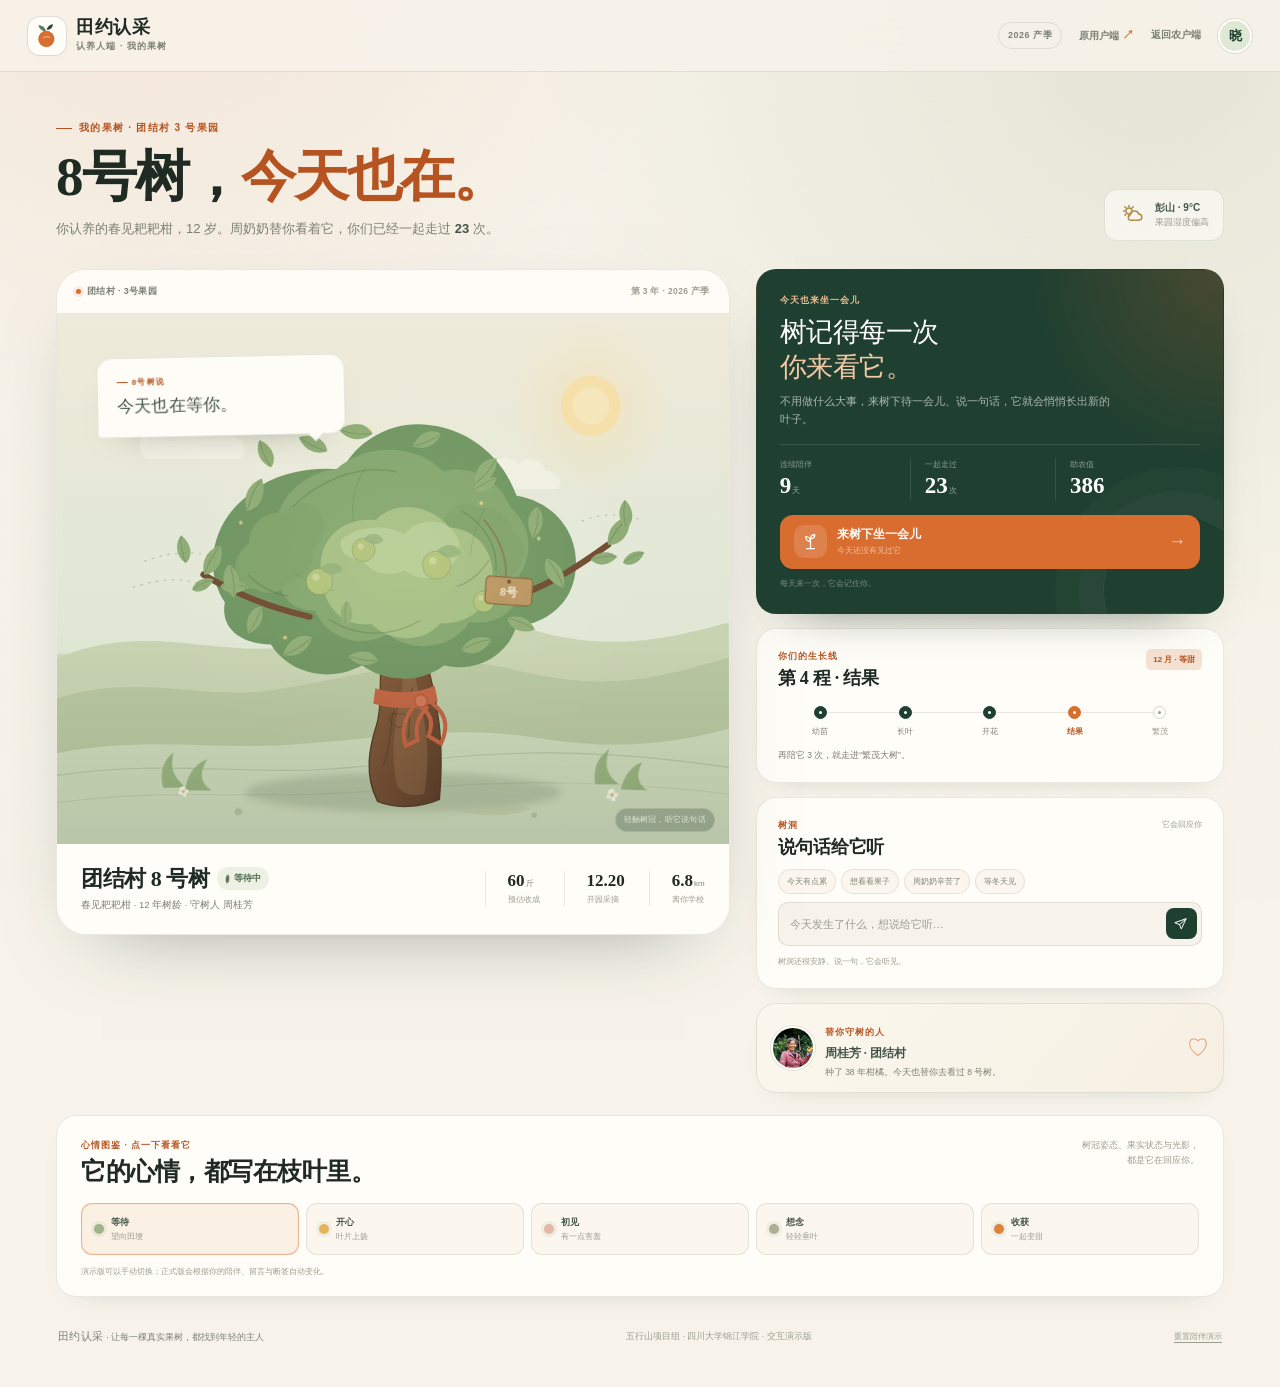
<file: client.html>
<!DOCTYPE html>
<html lang="zh-CN">
<head>
  <meta charset="UTF-8">
  <meta name="viewport" content="width=device-width, initial-scale=1, viewport-fit=cover">
  <meta name="theme-color" content="#F7F3EA">
  <meta name="color-scheme" content="light">
  <meta name="description" content="田约认采认养人端：陪伴你的8号树，看见一棵真实果树的心情、成长与回信。">
  <title>我的8号树 · 田约认采认养人端</title>
  <link rel="icon" href="assets/favicon.svg" type="image/svg+xml">
  <link rel="stylesheet" href="client.css">
</head>
<body>
  <a class="skip-link" href="#main">跳到主要内容</a>

  <header class="client-topbar">
    <a class="client-brand" href="index.html" aria-label="田约认采农户端首页">
      <span class="client-brand-mark" aria-hidden="true">
        <svg viewBox="0 0 48 48" fill="none">
          <path d="M23.5 14.5C24.2 9.8 28 6.7 32.9 6.2C32.5 11.3 29.5 14.5 23.5 14.5Z" fill="#244936"/>
          <path d="M22.4 17.2C16.6 16.7 12.4 13 11.2 7.8C17.1 7.7 21.4 11 22.4 17.2Z" fill="#5D7D5A"/>
          <circle cx="23" cy="28.4" r="12.1" fill="#D96C2F"/>
          <path d="M18 26.5C20.2 24.9 24.5 24.6 28.3 26.1" stroke="#F8E7CD" stroke-width="1.4" stroke-linecap="round" opacity=".7"/>
        </svg>
      </span>
      <span class="client-brand-copy">
        <strong>田约认采</strong>
        <small>认养人端 · 我的果树</small>
      </span>
    </a>

    <div class="client-top-actions">
      <span class="season-chip">2026 产季</span>
      <a class="top-soft-link" href="https://4mjbg8ayty7n6.doubao.link/app/app_17jfp4e0gc6#home" target="_blank" rel="noopener">
        原用户端 <span class="tiny-arrow">↗</span>
      </a>
      <a class="top-soft-link top-soft-link--back" href="index.html">返回农户端</a>
      <span class="client-avatar" aria-label="认养人晓龙">晓</span>
    </div>
  </header>

  <main class="client-main" id="main">
    <div class="client-heading">
      <div class="client-heading-copy">
        <p class="eyebrow">我的果树 · 团结村 3 号果园</p>
        <h1 class="client-title">8号树，<em>今天也在。</em></h1>
        <p class="client-sub">你认养的春见耙耙柑，12 岁。周奶奶替你看着它，你们已经一起走过 <strong id="headlineDays">23</strong> 次。</p>
      </div>
      <div class="heading-weather">
        <span class="weather-icon" aria-hidden="true">
          <svg viewBox="0 0 24 24" fill="none" stroke="currentColor" stroke-width="1.5" stroke-linecap="round">
            <circle cx="8" cy="8" r="3"/>
            <path d="M8 2.5v1.2M2.5 8h1.2M3.9 3.9l.9.9M12.1 3.9l-.9.9M8 12.3v1.2M3.9 12.1l.9-.9"/>
            <path d="M13.4 17.3h4.2a3.2 3.2 0 0 0 .1-6.4 4.6 4.6 0 0 0-8.8 1.2 2.7 2.7 0 0 0 .6 5.2Z"/>
          </svg>
        </span>
        <span>彭山 · 9°C<br><small>果园湿度偏高</small></span>
      </div>
    </div>

    <div class="client-layout">
      <section class="stage-card" aria-labelledby="stage-title">
        <div class="stage-topline">
          <span class="stage-location"><span class="location-dot"></span>团结村 · 3号果园</span>
          <span class="stage-season">第 3 年 · 2026 产季</span>
        </div>

        <div class="tree-scene" id="treeScene" data-mood="waiting" aria-label="8号树的情绪插画">
          <div class="scene-sky-glow" aria-hidden="true"></div>
          <div class="scene-tint" aria-hidden="true"></div>
          <svg class="tree-svg" viewBox="0 0 760 600" role="img" aria-labelledby="treeSvgTitle treeSvgDesc">
            <title id="treeSvgTitle">8号树的情感插画</title>
            <desc id="treeSvgDesc">一棵没有明显人脸的手绘柑橘树，在浅米白与绿色的果园里，通过枝叶和果实表达情绪。</desc>
            <defs>
              <filter id="softBlur" x="-30%" y="-30%" width="160%" height="160%">
                <feGaussianBlur stdDeviation="8"/>
              </filter>
              <linearGradient id="barkFill" x1="0" y1="0" x2="1" y2="1">
                <stop offset="0" stop-color="#8E6141"/>
                <stop offset=".6" stop-color="#744B32"/>
                <stop offset="1" stop-color="#5D3B28"/>
              </linearGradient>
              <radialGradient id="sunGlow" cx="50%" cy="50%" r="50%">
                <stop offset="0" stop-color="#FFF0BC" stop-opacity=".95"/>
                <stop offset=".5" stop-color="#FFE5A8" stop-opacity=".4"/>
                <stop offset="1" stop-color="#FFE5A8" stop-opacity="0"/>
              </radialGradient>
              <radialGradient id="blushGlow" cx="50%" cy="50%" r="50%">
                <stop offset="0" stop-color="#F5D4C1" stop-opacity=".34"/>
                <stop offset="1" stop-color="#F5D4C1" stop-opacity="0"/>
              </radialGradient>
              <g id="leafShape">
                <path d="M0 0C9-12 28-16 42-4C30 10 10 13 0 0Z" fill="currentColor"/>
                <path d="M3-1C15-4 28-6 39-4" fill="none" stroke="rgba(35,67,38,.25)" stroke-width="1.2" stroke-linecap="round"/>
              </g>
              <g id="flowerShape">
                <circle cx="0" cy="-5.5" r="3.3" fill="#FFFDF1"/>
                <circle cx="5" cy="0" r="3.3" fill="#FFFDF1"/>
                <circle cx="1.8" cy="5.6" r="3.3" fill="#FFFDF1"/>
                <circle cx="-4.8" cy="2.6" r="3.3" fill="#FFFDF1"/>
                <circle cx="-3.2" cy="-3.8" r="3.3" fill="#FFFDF1"/>
                <circle cx="0" cy="0" r="2.2" fill="#E8BE67"/>
              </g>
              <g id="moteShape">
                <circle cx="0" cy="0" r="2.1" fill="#FFE4A3"/>
              </g>
            </defs>

            <g class="scene-sun">
              <circle class="sun-glow" cx="604" cy="104" r="96" fill="url(#sunGlow)"/>
              <circle class="sun-disc" cx="604" cy="104" r="34"/>
              <circle class="sun-inner" cx="604" cy="104" r="21"/>
            </g>

            <g class="clouds" aria-hidden="true">
              <path class="cloud cloud-a" d="M105 126C116 109 145 105 158 120C170 112 191 118 192 137C209 138 219 153 207 164H102C88 155 93 132 111 130Z"/>
              <path class="cloud cloud-b" d="M486 173C495 161 514 159 523 169C532 160 550 164 552 177C566 178 575 189 566 198H482C470 190 474 174 486 173Z"/>
            </g>

            <g class="landscape" aria-hidden="true">
              <path class="hill hill-back" d="M0 390C105 344 190 395 279 373C385 346 468 337 548 360C633 383 699 365 760 349V600H0Z"/>
              <path class="hill hill-mid" d="M0 435C88 405 166 438 247 425C352 408 428 381 515 402C629 431 690 408 760 389V600H0Z"/>
              <path class="ground" d="M0 497C94 478 171 492 252 488C356 482 445 463 546 480C639 495 707 484 760 469V600H0Z"/>
              <path class="ground-line" d="M0 522C127 503 224 524 334 513C453 501 559 483 760 513"/>
              <path class="ground-line ground-line--soft" d="M0 553C122 535 224 550 341 541C449 533 570 521 760 543"/>
            </g>

            <g class="tree-shadow" aria-hidden="true">
              <ellipse cx="392" cy="541" rx="179" ry="22"/>
            </g>
            <circle class="shy-halo" cx="390" cy="300" r="265" fill="url(#blushGlow)" aria-hidden="true"/>

            <g class="tree">
              <g class="branch-layer branch-layer--back">
                <path class="branch branch-left" d="M373 407C345 382 310 365 273 350C290 347 322 360 348 377C367 389 381 398 388 410Z"/>
                <path class="branch branch-right" d="M405 381C431 354 462 337 495 322C478 340 456 356 434 374C421 385 412 394 405 407Z"/>
                <path class="branch branch-left-high" d="M380 359C359 330 349 303 355 274C365 297 377 319 392 340Z"/>
                <path class="branch branch-right-high" d="M402 346C423 314 440 292 466 271C456 295 441 319 419 347Z"/>
              </g>

              <g class="trunk-layer">
                <path class="trunk-main" d="M354 551C340 521 346 491 356 464C365 438 358 408 367 382C372 364 366 346 377 326C383 313 390 304 396 293C403 309 405 326 407 343C410 375 416 397 421 424C427 456 431 493 424 551C401 560 374 560 354 551Z"/>
                <path class="trunk-light" d="M377 535C370 498 376 464 384 436C391 408 385 378 392 350C397 334 399 320 398 307C405 337 405 358 402 380C398 411 408 440 411 471C414 500 411 526 407 544C395 548 385 544 377 535Z"/>
                <path class="bark-line" d="M362 510C371 492 370 469 376 449M391 480C395 463 391 444 398 424M371 410C378 396 379 383 382 371M402 378C405 365 406 354 405 343"/>
                <path class="bark-knot" d="M381 453C372 450 369 458 374 464C380 471 387 468 389 461C391 455 387 452 381 453Z"/>
              </g>

              <g class="ribbon" aria-hidden="true">
                <path class="ribbon-band" d="M356 423C374 430 404 431 423 422L426 440C402 449 376 448 353 440Z"/>
                <path class="ribbon-tail ribbon-tail--one" d="M414 438C436 452 438 469 428 488L414 479C422 462 416 451 403 444Z"/>
                <path class="ribbon-tail ribbon-tail--two" d="M402 440C388 456 383 473 388 489L402 483C398 468 405 455 413 447Z"/>
                <circle class="ribbon-knot" cx="407" cy="439" r="7"/>
              </g>

              <g class="canopy-back">
                <path d="M190 317C166 278 181 226 219 199C249 174 291 167 329 173C349 139 390 119 431 127C476 134 512 168 525 211C569 220 594 258 588 298C583 336 552 357 518 359C507 391 470 410 435 399C405 420 365 414 342 395C301 415 257 398 240 367C207 365 183 347 190 317Z"/>
              </g>
              <g class="canopy-mid">
                <path d="M245 256C238 211 274 177 315 174C351 144 407 148 436 180C468 172 500 192 511 223C535 244 535 279 518 300C527 331 496 358 461 351C441 380 397 386 368 362C333 380 296 361 287 333C255 334 237 305 245 256Z"/>
                <path class="canopy-side canopy-side--left" d="M208 306C192 291 195 268 214 255C215 233 233 218 254 222C263 208 283 207 294 220C305 235 300 255 286 264C289 282 274 299 256 300C249 312 231 316 220 307Z"/>
                <path class="canopy-side canopy-side--right" d="M504 307C489 320 467 320 456 307C437 311 421 296 423 278C410 265 417 243 434 237C439 219 461 211 476 223C493 220 511 232 513 251C531 263 528 289 504 307Z"/>
              </g>
              <g class="canopy-front">
                <path d="M299 290C296 252 327 227 363 233C384 211 425 216 446 244C478 247 498 275 492 307C488 337 463 354 432 352C413 374 375 372 354 350C322 353 300 330 299 290Z"/>
                <path class="canopy-highlight" d="M323 254C344 237 375 238 395 250C409 232 439 232 451 249C462 264 456 283 441 290C430 304 407 303 394 291C376 299 353 292 345 275C330 278 319 266 323 254Z"/>
              </g>

              <g class="wings" aria-hidden="true">
                <g class="wing wing--left">
                  <path class="wing-branch" d="M286 337C246 328 209 315 166 289"/>
                  <g class="wing-leaves">
                    <use href="#leafShape" class="leaf leaf--warm" transform="translate(167 289) rotate(-55) scale(.9)"/>
                    <use href="#leafShape" class="leaf" transform="translate(146 276) rotate(-94) scale(.76)"/>
                    <use href="#leafShape" class="leaf leaf--warm" transform="translate(185 302) rotate(8) scale(.74)"/>
                    <use href="#leafShape" class="leaf" transform="translate(153 306) rotate(-20) scale(.64)"/>
                  </g>
                </g>
                <g class="wing wing--right">
                  <path class="wing-branch" d="M500 327C542 319 579 301 622 275"/>
                  <g class="wing-leaves">
                    <use href="#leafShape" class="leaf" transform="translate(622 275) rotate(-42) scale(.95)"/>
                    <use href="#leafShape" class="leaf leaf--warm" transform="translate(644 258) rotate(-82) scale(.76)"/>
                    <use href="#leafShape" class="leaf" transform="translate(601 290) rotate(4) scale(.72)"/>
                    <use href="#leafShape" class="leaf" transform="translate(637 297) rotate(-16) scale(.64)"/>
                  </g>
                </g>
              </g>

              <g class="waiting-wind" aria-hidden="true">
                <path d="M100 270C132 259 162 260 185 271"/>
                <path d="M86 299C122 289 148 290 170 302"/>
                <path d="M660 242C633 233 609 235 590 245"/>
              </g>

              <g class="canopy-details" aria-hidden="true">
                <path class="canopy-scribble" d="M270 214C306 182 351 169 388 179M306 343C337 365 378 366 409 348M461 226C486 242 500 268 497 294M217 290C231 305 246 312 261 315M453 311C468 306 480 296 489 283"/>
                <path class="canopy-scribble canopy-scribble--soft" d="M353 173C339 195 335 214 338 233M487 224C477 242 470 258 469 276M268 288C282 299 298 307 313 311"/>
              </g>

              <g class="leaf-layer">
                <use href="#leafShape" class="leaf leaf--1" transform="translate(218 217) rotate(-58) scale(.95)"/>
                <use href="#leafShape" class="leaf leaf--2" transform="translate(247 169) rotate(-106) scale(.8)"/>
                <use href="#leafShape" class="leaf leaf--3" transform="translate(311 153) rotate(-146) scale(.85)"/>
                <use href="#leafShape" class="leaf leaf--4" transform="translate(363 135) rotate(-166) scale(.9)"/>
                <use href="#leafShape" class="leaf leaf--5" transform="translate(440 138) rotate(-196) scale(.82)"/>
                <use href="#leafShape" class="leaf leaf--6" transform="translate(502 168) rotate(-222) scale(.9)"/>
                <use href="#leafShape" class="leaf leaf--7" transform="translate(547 224) rotate(-254) scale(.85)"/>
                <use href="#leafShape" class="leaf leaf--8" transform="translate(555 283) rotate(-292) scale(.9)"/>
                <use href="#leafShape" class="leaf leaf--9" transform="translate(508 349) rotate(-330) scale(.8)"/>
                <use href="#leafShape" class="leaf leaf--10" transform="translate(455 383) rotate(-12) scale(.85)"/>
                <use href="#leafShape" class="leaf leaf--11" transform="translate(360 392) rotate(-163) scale(.8)"/>
                <use href="#leafShape" class="leaf leaf--12" transform="translate(286 363) rotate(-204) scale(.9)"/>
                <use href="#leafShape" class="leaf leaf--13" transform="translate(230 326) rotate(-237) scale(.8)"/>
                <use href="#leafShape" class="leaf leaf--14" transform="translate(196 277) rotate(-270) scale(.9)"/>
                <use href="#leafShape" class="leaf leaf--15" transform="translate(475 203) rotate(-20) scale(.7)"/>
                <use href="#leafShape" class="leaf leaf--16" transform="translate(325 351) rotate(-80) scale(.68)"/>
              </g>

              <g class="buds" aria-hidden="true">
                <path d="M472 258C478 246 490 243 497 250C490 259 480 263 472 258Z"/>
                <path d="M312 337C305 326 295 327 291 336C299 343 307 344 312 337Z"/>
              </g>

              <g class="fruits fruits--normal">
                <g class="fruit" transform="translate(297 300)">
                  <circle class="fruit-body" r="15"/>
                  <circle class="fruit-highlight" cx="-4" cy="-5" r="4"/>
                  <path class="fruit-leaf" d="M1-15C10-24 24-21 27-12C19-5 8-6 1-15Z"/>
                </g>
                <g class="fruit" transform="translate(348 266)">
                  <circle class="fruit-body" r="13"/>
                  <circle class="fruit-highlight" cx="-3" cy="-4" r="3.4"/>
                  <path class="fruit-leaf" d="M1-13C9-21 20-18 23-10C16-4 7-5 1-13Z"/>
                </g>
                <g class="fruit" transform="translate(430 286)">
                  <circle class="fruit-body" r="16"/>
                  <circle class="fruit-highlight" cx="-4" cy="-5" r="4.2"/>
                  <path class="fruit-leaf" d="M1-16C11-26 25-23 28-13C20-5 9-7 1-16Z"/>
                </g>
                <g class="fruit" transform="translate(482 329)">
                  <circle class="fruit-body" r="12"/>
                  <circle class="fruit-highlight" cx="-3" cy="-4" r="3"/>
                  <path class="fruit-leaf" d="M1-12C9-19 19-16 21-8C14-3 6-4 1-12Z"/>
                </g>
              </g>

              <g class="fruits fruits--sad">
                <g class="fruit fruit--faded" transform="translate(323 315)">
                  <circle class="fruit-body" r="12"/>
                  <path class="fruit-leaf" d="M1-12C8-18 16-15 18-8C12-3 5-4 1-12Z"/>
                </g>
                <g class="fruit fruit--faded" transform="translate(447 311)">
                  <circle class="fruit-body" r="10"/>
                  <path class="fruit-leaf" d="M1-10C7-15 14-12 15-6C10-2 4-3 1-10Z"/>
                </g>
              </g>

              <g class="fruits fruits--harvest">
                <g class="fruit" transform="translate(266 292)"><circle class="fruit-body" r="15"/><circle class="fruit-highlight" cx="-4" cy="-5" r="4"/><path class="fruit-leaf" d="M1-15C10-23 22-20 25-11C18-5 8-6 1-15Z"/></g>
                <g class="fruit" transform="translate(322 255)"><circle class="fruit-body" r="17"/><circle class="fruit-highlight" cx="-5" cy="-6" r="4.5"/><path class="fruit-leaf" d="M1-17C11-26 25-23 28-13C20-5 9-7 1-17Z"/></g>
                <g class="fruit" transform="translate(384 288)"><circle class="fruit-body" r="16"/><circle class="fruit-highlight" cx="-4" cy="-5" r="4.2"/><path class="fruit-leaf" d="M1-16C10-24 23-21 26-12C18-5 8-7 1-16Z"/></g>
                <g class="fruit" transform="translate(450 260)"><circle class="fruit-body" r="15"/><circle class="fruit-highlight" cx="-4" cy="-5" r="4"/><path class="fruit-leaf" d="M1-15C9-23 21-20 24-11C17-5 8-6 1-15Z"/></g>
                <g class="fruit" transform="translate(508 303)"><circle class="fruit-body" r="14"/><circle class="fruit-highlight" cx="-4" cy="-4" r="3.6"/><path class="fruit-leaf" d="M1-14C9-21 20-18 23-10C16-4 7-5 1-14Z"/></g>
                <g class="fruit" transform="translate(296 342)"><circle class="fruit-body" r="13"/><circle class="fruit-highlight" cx="-3" cy="-4" r="3.2"/><path class="fruit-leaf" d="M1-13C8-20 18-17 20-9C14-4 6-5 1-13Z"/></g>
                <g class="fruit" transform="translate(401 350)"><circle class="fruit-body" r="14"/><circle class="fruit-highlight" cx="-4" cy="-4" r="3.6"/><path class="fruit-leaf" d="M1-14C9-21 20-18 23-10C16-4 7-5 1-14Z"/></g>
                <g class="fruit" transform="translate(496 344)"><circle class="fruit-body" r="12"/><circle class="fruit-highlight" cx="-3" cy="-4" r="3"/><path class="fruit-leaf" d="M1-12C8-18 18-15 20-8C14-3 6-4 1-12Z"/></g>
              </g>

              <g class="droop-leaves" aria-hidden="true">
                <use href="#leafShape" class="leaf leaf--sad leaf--droop-1" transform="translate(233 309) rotate(42) scale(1.18)"/>
                <use href="#leafShape" class="leaf leaf--sad leaf--droop-2" transform="translate(292 359) rotate(58) scale(1.05)"/>
                <use href="#leafShape" class="leaf leaf--sad leaf--droop-3" transform="translate(392 377) rotate(70) scale(1.12)"/>
                <use href="#leafShape" class="leaf leaf--sad leaf--droop-4" transform="translate(477 350) rotate(82) scale(1.1)"/>
                <use href="#leafShape" class="leaf leaf--sad leaf--droop-5" transform="translate(523 291) rotate(98) scale(.94)"/>
                <use href="#leafShape" class="leaf leaf--sad" transform="translate(191 307) rotate(22) scale(.82)"/>
                <use href="#leafShape" class="leaf leaf--sad" transform="translate(558 314) rotate(105) scale(.8)"/>
              </g>

              <g class="shy-blooms" aria-hidden="true">
                <use href="#flowerShape" transform="translate(276 280) scale(.9)"/>
                <use href="#flowerShape" transform="translate(511 287) scale(.7)"/>
                <use href="#flowerShape" transform="translate(389 187) scale(.72)"/>
                <use href="#flowerShape" transform="translate(340 342) scale(.62)"/>
              </g>

              <g class="new-growth" aria-hidden="true">
                <use href="#leafShape" class="leaf leaf--new" transform="translate(468 219) rotate(-16) scale(.76)"/>
                <use href="#leafShape" class="leaf leaf--new" transform="translate(297 230) rotate(-138) scale(.68)"/>
                <circle class="new-fruit" cx="521" cy="356" r="7"/>
              </g>

              <g class="happy-sparkles" aria-hidden="true">
                <path class="sparkle" d="M0-11 2.6-2.6 11 0 2.6 2.6 0 11-2.6 2.6-11 0-2.6-2.6Z" transform="translate(195 218) scale(.95)"/>
                <path class="sparkle" d="M0-11 2.6-2.6 11 0 2.6 2.6 0 11-2.6 2.6-11 0-2.6-2.6Z" transform="translate(566 208) scale(.78)"/>
                <path class="sparkle" d="M0-11 2.6-2.6 11 0 2.6 2.6 0 11-2.6 2.6-11 0-2.6-2.6Z" transform="translate(533 371) scale(.6)"/>
                <path class="sparkle" d="M0-11 2.6-2.6 11 0 2.6 2.6 0 11-2.6 2.6-11 0-2.6-2.6Z" transform="translate(250 148) scale(.62)"/>
                <path class="sparkle" d="M0-11 2.6-2.6 11 0 2.6 2.6 0 11-2.6 2.6-11 0-2.6-2.6Z" transform="translate(475 162) scale(.44)"/>
                <circle class="sparkle-dot" cx="282" cy="167" r="3.5"/>
                <circle class="sparkle-dot" cx="466" cy="139" r="2.8"/>
                <circle class="sparkle-dot" cx="595" cy="320" r="3"/>
                <circle class="sparkle-dot" cx="338" cy="385" r="2.4"/>
              </g>

              <g class="tree-tag" aria-label="8号树木牌">
                <path class="tag-string" d="M485 236C501 256 510 279 508 302"/>
                <g transform="translate(486 300) rotate(6)">
                  <rect class="tag-board" x="0" y="0" width="53" height="31" rx="5"/>
                  <text class="tag-text" x="26" y="21" text-anchor="middle">8号</text>
                  <circle class="tag-hole" cx="26" cy="5" r="2.2"/>
                </g>
              </g>
            </g>

            <g class="foreground" aria-hidden="true">
              <path class="grass grass-a" d="M120 536C115 514 123 503 132 496C127 516 133 525 146 536Z"/>
              <path class="grass grass-b" d="M145 539C148 517 160 507 170 504C160 520 163 531 175 539Z"/>
              <path class="grass grass-c" d="M609 532C606 509 615 500 625 492C618 511 623 523 636 532Z"/>
              <path class="grass grass-d" d="M638 538C643 517 654 510 662 507C654 523 658 532 668 539Z"/>
              <use href="#flowerShape" transform="translate(143 540) scale(.7)"/>
              <use href="#flowerShape" transform="translate(628 544) scale(.8)"/>
              <circle class="pebble pebble-a" cx="205" cy="563" r="4"/>
              <circle class="pebble pebble-b" cx="540" cy="567" r="3"/>
              <path class="path-stone" d="M450 560C478 553 512 553 536 559C523 568 477 571 450 560Z"/>

              <g class="basket">
                <path class="basket-body" d="M522 510C523 532 536 549 560 549C584 549 596 532 598 510Z"/>
                <path class="basket-rim" d="M516 505C538 498 580 498 604 505L601 516C577 523 540 523 519 516Z"/>
                <g class="basket-fruits">
                  <circle cx="540" cy="505" r="10"/><circle cx="558" cy="501" r="11"/><circle cx="576" cy="506" r="9"/>
                  <circle cx="549" cy="493" r="9"/><circle cx="569" cy="494" r="8"/>
                </g>
                <path class="basket-line" d="M535 519L538 536M552 520L554 540M570 520L568 539M584 519L580 534"/>
              </g>
            </g>

            <g class="motes" aria-hidden="true">
              <use href="#moteShape" class="mote mote-1" transform="translate(208 236)"/>
              <use href="#moteShape" class="mote mote-2" transform="translate(545 254)"/>
              <use href="#moteShape" class="mote mote-3" transform="translate(354 129)"/>
              <use href="#moteShape" class="mote mote-4" transform="translate(480 214)"/>
              <use href="#moteShape" class="mote mote-5" transform="translate(258 366)"/>
            </g>
          </svg>

          <div class="scene-light" aria-hidden="true"></div>
          <div class="scene-vignette" aria-hidden="true"></div>
          <div class="scene-particles" id="sceneParticles" aria-hidden="true"></div>
          <div class="joy-petals" aria-hidden="true">
            <span style="--x: 18%; --y: 32%; --delay: -0.5s; --drift: 12px"></span>
            <span style="--x: 74%; --y: 23%; --delay: -2.2s; --drift: -16px"></span>
            <span style="--x: 84%; --y: 48%; --delay: -4.1s; --drift: 8px"></span>
            <span style="--x: 11%; --y: 57%; --delay: -1.3s; --drift: 14px"></span>
            <span style="--x: 63%; --y: 17%; --delay: -3.4s; --drift: -9px"></span>
            <span style="--x: 46%; --y: 11%; --delay: -5.2s; --drift: 6px"></span>
          </div>

          <div class="tree-speech" id="treeSpeech" role="status" aria-live="polite">
            <span class="speech-name">8号树说</span>
            <p id="treeQuote">今天也在等你。</p>
            <span class="speech-tail"></span>
          </div>

          <div class="scene-hint">轻触树冠，听它说句话</div>
        </div>

        <div class="stage-info">
          <div class="stage-info-main">
            <div class="tree-name-line">
              <h2 id="stage-title">团结村 8 号树</h2>
              <span class="mood-pill" id="moodPill"><span class="pill-leaf"></span>等待中</span>
            </div>
            <p>春见耙耙柑 · 12 年树龄 · 守树人 周桂芳</p>
          </div>
          <div class="stage-mini-facts">
            <div><strong>60<small>斤</small></strong><span>预估收成</span></div>
            <div><strong>12.20</strong><span>开园采摘</span></div>
            <div><strong>6.8<small>km</small></strong><span>离你学校</span></div>
          </div>
        </div>
      </section>

      <aside class="client-panel">
        <section class="companion-card card">
          <div class="card-kicker">今天也来坐一会儿</div>
          <h2>树记得每一次<br><em>你来看它。</em></h2>
          <p class="companion-intro">不用做什么大事，来树下待一会儿、说一句话，它就会悄悄长出新的叶子。</p>

          <div class="companion-stats">
            <div><span>连续陪伴</span><strong><span id="streakDays">9</span><small>天</small></strong></div>
            <div><span>一起走过</span><strong><span id="totalVisits">23</span><small>次</small></strong></div>
            <div><span>助农值</span><strong>386</strong></div>
          </div>

          <button class="companion-btn" id="companionBtn" type="button">
            <span class="companion-btn-icon" aria-hidden="true">
              <svg viewBox="0 0 24 24" fill="none" stroke="currentColor" stroke-width="1.6" stroke-linecap="round" stroke-linejoin="round">
                <path d="M12 21V10M12 12C8.4 12 5.8 9.4 5.8 5.8C9.4 5.8 12 8.4 12 12ZM12 8.6C12 5.4 14.2 3.2 17.4 3.2C17.4 6.4 15.2 8.6 12 8.6Z"/>
                <path d="M7 21h10"/>
              </svg>
            </span>
            <span><strong id="companionBtnTitle">来树下坐一会儿</strong><small id="companionBtnSub">今天还没有见过它</small></span>
            <span class="companion-btn-arrow">→</span>
          </button>
          <p class="micro-note" id="companionNote">每天来一次，它会记住你。</p>
        </section>

        <section class="growth-card card">
          <div class="card-headline">
            <div>
              <div class="card-kicker">你们的生长线</div>
              <h2>第 <span id="growthStage">4</span> 程 · 结果</h2>
            </div>
            <span class="growth-date">12 月 · 等甜</span>
          </div>
          <div class="growth-steps" id="growthSteps" aria-label="果树成长阶段">
            <div class="growth-step"><i></i><span>幼苗</span></div>
            <div class="growth-step"><i></i><span>长叶</span></div>
            <div class="growth-step"><i></i><span>开花</span></div>
            <div class="growth-step is-current"><i></i><span>结果</span></div>
            <div class="growth-step"><i></i><span>繁茂</span></div>
          </div>
          <p class="growth-note" id="growthNote">再陪它 3 次，就走进“繁茂大树”。</p>
        </section>

        <section class="message-card card">
          <div class="card-headline">
            <div>
              <div class="card-kicker">树洞</div>
              <h2>说句话给它听</h2>
            </div>
            <span class="message-soft">它会回应你</span>
          </div>
          <div class="quick-messages" role="group" aria-label="快捷留言">
            <button type="button" data-quick="今天有点累">今天有点累</button>
            <button type="button" data-quick="想看看果子">想看看果子</button>
            <button type="button" data-quick="周奶奶辛苦了">周奶奶辛苦了</button>
            <button type="button" data-quick="等冬天见">等冬天见</button>
          </div>
          <form class="message-form" id="messageForm">
            <label class="sr-only" for="messageInput">给8号树留言</label>
            <input id="messageInput" type="text" autocomplete="off" maxlength="80" placeholder="今天发生了什么，想说给它听…">
            <button type="submit" aria-label="发送留言">
              <svg viewBox="0 0 24 24" fill="none" stroke="currentColor" stroke-width="1.7" stroke-linecap="round" stroke-linejoin="round"><path d="m20.5 3.5-8 17-3-7.5-7.5-3z"/><path d="M20.5 3.5 9.5 13"/></svg>
            </button>
          </form>
          <div class="echo-list" id="echoList">
            <div class="echo-placeholder">树洞还很安静。说一句，它会听见。</div>
          </div>
        </section>

        <section class="caregiver-card card">
          <img src="assets/farmer-avatar.webp" alt="守树人周桂芳">
          <div>
            <span class="card-kicker">替你守树的人</span>
            <strong>周桂芳 · 团结村</strong>
            <p>种了 38 年柑橘。今天也替你去看过 8 号树。</p>
          </div>
          <span class="caregiver-heart" aria-hidden="true">♡</span>
        </section>
      </aside>
    </div>

    <section class="mood-gallery card" aria-labelledby="mood-title">
      <div class="mood-gallery-head">
        <div>
          <div class="card-kicker">心情图鉴 · 点一下看看它</div>
          <h2 id="mood-title">它的心情，都写在枝叶里。</h2>
        </div>
        <p>树冠姿态、果实状态与光影，<br>都是它在回应你。</p>
      </div>
      <div class="mood-strip" id="moodButtons" role="group" aria-label="切换树的情绪状态">
        <button class="mood-option" data-mood="waiting" type="button">
          <span class="mood-dot mood-dot--waiting"></span><span><strong>等待</strong><small>望向田埂</small></span>
        </button>
        <button class="mood-option" data-mood="happy" type="button">
          <span class="mood-dot mood-dot--happy"></span><span><strong>开心</strong><small>叶片上扬</small></span>
        </button>
        <button class="mood-option" data-mood="shy" type="button">
          <span class="mood-dot mood-dot--shy"></span><span><strong>初见</strong><small>有一点害羞</small></span>
        </button>
        <button class="mood-option" data-mood="sad" type="button">
          <span class="mood-dot mood-dot--sad"></span><span><strong>想念</strong><small>轻轻垂叶</small></span>
        </button>
        <button class="mood-option" data-mood="harvest" type="button">
          <span class="mood-dot mood-dot--harvest"></span><span><strong>收获</strong><small>一起变甜</small></span>
        </button>
      </div>
      <p class="mood-note">演示版可以手动切换；正式版会根据你的陪伴、留言与断签自动变化。</p>
    </section>

    <footer class="client-footer">
      <p><strong>田约认采</strong> · 让每一棵真实果树，都找到年轻的主人</p>
      <p>五行山项目组 · 四川大学锦江学院 · 交互演示版</p>
      <button type="button" id="resetDemo">重置陪伴演示</button>
    </footer>
  </main>

  <div class="toast" id="toast" role="status" aria-live="polite"></div>
  <script src="client.js"></script>
</body>
</html>
</file>
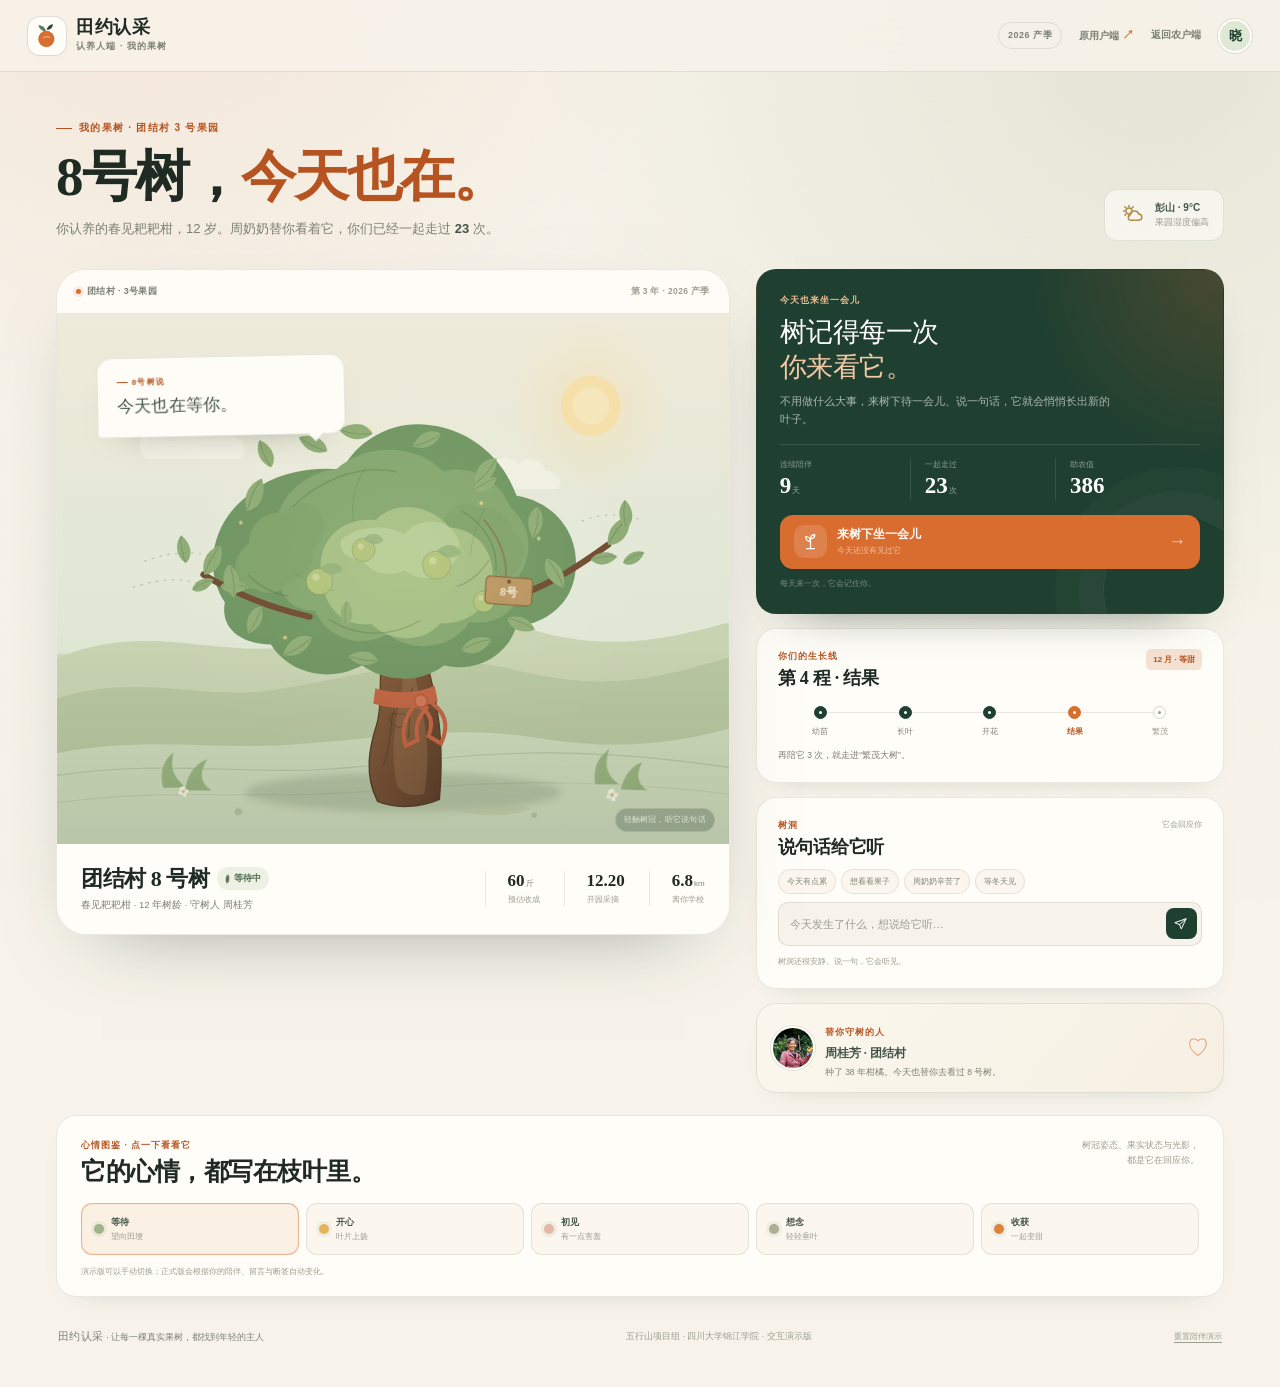
<file: user/client.html>
<!DOCTYPE html>
<html lang="zh-CN">
<head>
  <meta charset="UTF-8">
  <meta name="viewport" content="width=device-width, initial-scale=1, viewport-fit=cover">
  <meta name="theme-color" content="#F7F3EA">
  <meta name="color-scheme" content="light">
  <meta name="description" content="田约认采认养人端：陪伴你的8号树，看见一棵真实果树的心情、成长与回信。">
  <title>我的8号树 · 田约认采认养人端</title>
  <link rel="icon" href="assets/favicon.svg" type="image/svg+xml">
  <link rel="stylesheet" href="client.css">
  <script>
    if (new URLSearchParams(location.search).get("embed") === "1") {
      document.documentElement.classList.add("is-embedded");
    }
  </script>
</head>
<body>
  <a class="skip-link" href="#main">跳到主要内容</a>

  <header class="client-topbar">
    <a class="client-brand" href="index.html" aria-label="田约认采农户端首页">
      <span class="client-brand-mark" aria-hidden="true">
        <svg viewBox="0 0 48 48" fill="none">
          <path d="M23.5 14.5C24.2 9.8 28 6.7 32.9 6.2C32.5 11.3 29.5 14.5 23.5 14.5Z" fill="#244936"/>
          <path d="M22.4 17.2C16.6 16.7 12.4 13 11.2 7.8C17.1 7.7 21.4 11 22.4 17.2Z" fill="#5D7D5A"/>
          <circle cx="23" cy="28.4" r="12.1" fill="#D96C2F"/>
          <path d="M18 26.5C20.2 24.9 24.5 24.6 28.3 26.1" stroke="#F8E7CD" stroke-width="1.4" stroke-linecap="round" opacity=".7"/>
        </svg>
      </span>
      <span class="client-brand-copy">
        <strong>田约认采</strong>
        <small>认养人端 · 我的果树</small>
      </span>
    </a>

    <div class="client-top-actions">
      <span class="season-chip">2026 产季</span>
      <a class="top-soft-link" href="https://4mjbg8ayty7n6.doubao.link/app/app_17jfp4e0gc6#home" target="_blank" rel="noopener">
        原用户端 <span class="tiny-arrow">↗</span>
      </a>
      <a class="top-soft-link top-soft-link--back" href="index.html">返回农户端</a>
      <span class="client-avatar" aria-label="认养人晓龙">晓</span>
    </div>
  </header>

  <main class="client-main" id="main">
    <div class="client-heading">
      <div class="client-heading-copy">
        <p class="eyebrow">我的果树 · 团结村 3 号果园</p>
        <h1 class="client-title">8号树，<em>今天也在。</em></h1>
        <p class="client-sub">你认养的春见耙耙柑，12 岁。周奶奶替你看着它，你们已经一起走过 <strong id="headlineDays">23</strong> 次。</p>
      </div>
      <div class="heading-weather">
        <span class="weather-icon" aria-hidden="true">
          <svg viewBox="0 0 24 24" fill="none" stroke="currentColor" stroke-width="1.5" stroke-linecap="round">
            <circle cx="8" cy="8" r="3"/>
            <path d="M8 2.5v1.2M2.5 8h1.2M3.9 3.9l.9.9M12.1 3.9l-.9.9M8 12.3v1.2M3.9 12.1l.9-.9"/>
            <path d="M13.4 17.3h4.2a3.2 3.2 0 0 0 .1-6.4 4.6 4.6 0 0 0-8.8 1.2 2.7 2.7 0 0 0 .6 5.2Z"/>
          </svg>
        </span>
        <span>彭山 · 9°C<br><small>果园湿度偏高</small></span>
      </div>
    </div>

    <div class="client-layout">
      <section class="stage-card" aria-labelledby="stage-title">
        <div class="stage-topline">
          <span class="stage-location"><span class="location-dot"></span>团结村 · 3号果园</span>
          <span class="stage-season">第 3 年 · 2026 产季</span>
        </div>

        <div class="tree-scene" id="treeScene" data-mood="waiting" aria-label="8号树的情绪插画">
          <div class="scene-sky-glow" aria-hidden="true"></div>
          <div class="scene-tint" aria-hidden="true"></div>
          <svg class="tree-svg" viewBox="0 0 760 600" role="img" aria-labelledby="treeSvgTitle treeSvgDesc">
            <title id="treeSvgTitle">8号树的情感插画</title>
            <desc id="treeSvgDesc">一棵没有明显人脸的手绘柑橘树，在浅米白与绿色的果园里，通过枝叶和果实表达情绪。</desc>
            <defs>
              <filter id="softBlur" x="-30%" y="-30%" width="160%" height="160%">
                <feGaussianBlur stdDeviation="8"/>
              </filter>
              <linearGradient id="barkFill" x1="0" y1="0" x2="1" y2="1">
                <stop offset="0" stop-color="#8E6141"/>
                <stop offset=".6" stop-color="#744B32"/>
                <stop offset="1" stop-color="#5D3B28"/>
              </linearGradient>
              <radialGradient id="sunGlow" cx="50%" cy="50%" r="50%">
                <stop offset="0" stop-color="#FFF0BC" stop-opacity=".95"/>
                <stop offset=".5" stop-color="#FFE5A8" stop-opacity=".4"/>
                <stop offset="1" stop-color="#FFE5A8" stop-opacity="0"/>
              </radialGradient>
              <radialGradient id="blushGlow" cx="50%" cy="50%" r="50%">
                <stop offset="0" stop-color="#F5D4C1" stop-opacity=".34"/>
                <stop offset="1" stop-color="#F5D4C1" stop-opacity="0"/>
              </radialGradient>
              <g id="leafShape">
                <path d="M0 0C9-12 28-16 42-4C30 10 10 13 0 0Z" fill="currentColor"/>
                <path d="M3-1C15-4 28-6 39-4" fill="none" stroke="rgba(35,67,38,.25)" stroke-width="1.2" stroke-linecap="round"/>
              </g>
              <g id="flowerShape">
                <circle cx="0" cy="-5.5" r="3.3" fill="#FFFDF1"/>
                <circle cx="5" cy="0" r="3.3" fill="#FFFDF1"/>
                <circle cx="1.8" cy="5.6" r="3.3" fill="#FFFDF1"/>
                <circle cx="-4.8" cy="2.6" r="3.3" fill="#FFFDF1"/>
                <circle cx="-3.2" cy="-3.8" r="3.3" fill="#FFFDF1"/>
                <circle cx="0" cy="0" r="2.2" fill="#E8BE67"/>
              </g>
              <g id="moteShape">
                <circle cx="0" cy="0" r="2.1" fill="#FFE4A3"/>
              </g>
            </defs>

            <g class="scene-sun">
              <circle class="sun-glow" cx="604" cy="104" r="96" fill="url(#sunGlow)"/>
              <circle class="sun-disc" cx="604" cy="104" r="34"/>
              <circle class="sun-inner" cx="604" cy="104" r="21"/>
            </g>

            <g class="clouds" aria-hidden="true">
              <path class="cloud cloud-a" d="M105 126C116 109 145 105 158 120C170 112 191 118 192 137C209 138 219 153 207 164H102C88 155 93 132 111 130Z"/>
              <path class="cloud cloud-b" d="M486 173C495 161 514 159 523 169C532 160 550 164 552 177C566 178 575 189 566 198H482C470 190 474 174 486 173Z"/>
            </g>

            <g class="landscape" aria-hidden="true">
              <path class="hill hill-back" d="M0 390C105 344 190 395 279 373C385 346 468 337 548 360C633 383 699 365 760 349V600H0Z"/>
              <path class="hill hill-mid" d="M0 435C88 405 166 438 247 425C352 408 428 381 515 402C629 431 690 408 760 389V600H0Z"/>
              <path class="ground" d="M0 497C94 478 171 492 252 488C356 482 445 463 546 480C639 495 707 484 760 469V600H0Z"/>
              <path class="ground-line" d="M0 522C127 503 224 524 334 513C453 501 559 483 760 513"/>
              <path class="ground-line ground-line--soft" d="M0 553C122 535 224 550 341 541C449 533 570 521 760 543"/>
            </g>

            <g class="tree-shadow" aria-hidden="true">
              <ellipse cx="392" cy="541" rx="179" ry="22"/>
            </g>
            <circle class="shy-halo" cx="390" cy="300" r="265" fill="url(#blushGlow)" aria-hidden="true"/>

            <g class="tree">
              <g class="branch-layer branch-layer--back">
                <path class="branch branch-left" d="M373 407C345 382 310 365 273 350C290 347 322 360 348 377C367 389 381 398 388 410Z"/>
                <path class="branch branch-right" d="M405 381C431 354 462 337 495 322C478 340 456 356 434 374C421 385 412 394 405 407Z"/>
                <path class="branch branch-left-high" d="M380 359C359 330 349 303 355 274C365 297 377 319 392 340Z"/>
                <path class="branch branch-right-high" d="M402 346C423 314 440 292 466 271C456 295 441 319 419 347Z"/>
              </g>

              <g class="trunk-layer">
                <path class="trunk-main" d="M354 551C340 521 346 491 356 464C365 438 358 408 367 382C372 364 366 346 377 326C383 313 390 304 396 293C403 309 405 326 407 343C410 375 416 397 421 424C427 456 431 493 424 551C401 560 374 560 354 551Z"/>
                <path class="trunk-light" d="M377 535C370 498 376 464 384 436C391 408 385 378 392 350C397 334 399 320 398 307C405 337 405 358 402 380C398 411 408 440 411 471C414 500 411 526 407 544C395 548 385 544 377 535Z"/>
                <path class="bark-line" d="M362 510C371 492 370 469 376 449M391 480C395 463 391 444 398 424M371 410C378 396 379 383 382 371M402 378C405 365 406 354 405 343"/>
                <path class="bark-knot" d="M381 453C372 450 369 458 374 464C380 471 387 468 389 461C391 455 387 452 381 453Z"/>
              </g>

              <g class="ribbon" aria-hidden="true">
                <path class="ribbon-band" d="M356 423C374 430 404 431 423 422L426 440C402 449 376 448 353 440Z"/>
                <path class="ribbon-tail ribbon-tail--one" d="M414 438C436 452 438 469 428 488L414 479C422 462 416 451 403 444Z"/>
                <path class="ribbon-tail ribbon-tail--two" d="M402 440C388 456 383 473 388 489L402 483C398 468 405 455 413 447Z"/>
                <circle class="ribbon-knot" cx="407" cy="439" r="7"/>
              </g>

              <g class="canopy-back">
                <path d="M190 317C166 278 181 226 219 199C249 174 291 167 329 173C349 139 390 119 431 127C476 134 512 168 525 211C569 220 594 258 588 298C583 336 552 357 518 359C507 391 470 410 435 399C405 420 365 414 342 395C301 415 257 398 240 367C207 365 183 347 190 317Z"/>
              </g>
              <g class="canopy-mid">
                <path d="M245 256C238 211 274 177 315 174C351 144 407 148 436 180C468 172 500 192 511 223C535 244 535 279 518 300C527 331 496 358 461 351C441 380 397 386 368 362C333 380 296 361 287 333C255 334 237 305 245 256Z"/>
                <path class="canopy-side canopy-side--left" d="M208 306C192 291 195 268 214 255C215 233 233 218 254 222C263 208 283 207 294 220C305 235 300 255 286 264C289 282 274 299 256 300C249 312 231 316 220 307Z"/>
                <path class="canopy-side canopy-side--right" d="M504 307C489 320 467 320 456 307C437 311 421 296 423 278C410 265 417 243 434 237C439 219 461 211 476 223C493 220 511 232 513 251C531 263 528 289 504 307Z"/>
              </g>
              <g class="canopy-front">
                <path d="M299 290C296 252 327 227 363 233C384 211 425 216 446 244C478 247 498 275 492 307C488 337 463 354 432 352C413 374 375 372 354 350C322 353 300 330 299 290Z"/>
                <path class="canopy-highlight" d="M323 254C344 237 375 238 395 250C409 232 439 232 451 249C462 264 456 283 441 290C430 304 407 303 394 291C376 299 353 292 345 275C330 278 319 266 323 254Z"/>
              </g>

              <g class="wings" aria-hidden="true">
                <g class="wing wing--left">
                  <path class="wing-branch" d="M286 337C246 328 209 315 166 289"/>
                  <g class="wing-leaves">
                    <use href="#leafShape" class="leaf leaf--warm" transform="translate(167 289) rotate(-55) scale(.9)"/>
                    <use href="#leafShape" class="leaf" transform="translate(146 276) rotate(-94) scale(.76)"/>
                    <use href="#leafShape" class="leaf leaf--warm" transform="translate(185 302) rotate(8) scale(.74)"/>
                    <use href="#leafShape" class="leaf" transform="translate(153 306) rotate(-20) scale(.64)"/>
                  </g>
                </g>
                <g class="wing wing--right">
                  <path class="wing-branch" d="M500 327C542 319 579 301 622 275"/>
                  <g class="wing-leaves">
                    <use href="#leafShape" class="leaf" transform="translate(622 275) rotate(-42) scale(.95)"/>
                    <use href="#leafShape" class="leaf leaf--warm" transform="translate(644 258) rotate(-82) scale(.76)"/>
                    <use href="#leafShape" class="leaf" transform="translate(601 290) rotate(4) scale(.72)"/>
                    <use href="#leafShape" class="leaf" transform="translate(637 297) rotate(-16) scale(.64)"/>
                  </g>
                </g>
              </g>

              <g class="waiting-wind" aria-hidden="true">
                <path d="M100 270C132 259 162 260 185 271"/>
                <path d="M86 299C122 289 148 290 170 302"/>
                <path d="M660 242C633 233 609 235 590 245"/>
              </g>

              <g class="canopy-details" aria-hidden="true">
                <path class="canopy-scribble" d="M270 214C306 182 351 169 388 179M306 343C337 365 378 366 409 348M461 226C486 242 500 268 497 294M217 290C231 305 246 312 261 315M453 311C468 306 480 296 489 283"/>
                <path class="canopy-scribble canopy-scribble--soft" d="M353 173C339 195 335 214 338 233M487 224C477 242 470 258 469 276M268 288C282 299 298 307 313 311"/>
              </g>

              <g class="leaf-layer">
                <use href="#leafShape" class="leaf leaf--1" transform="translate(218 217) rotate(-58) scale(.95)"/>
                <use href="#leafShape" class="leaf leaf--2" transform="translate(247 169) rotate(-106) scale(.8)"/>
                <use href="#leafShape" class="leaf leaf--3" transform="translate(311 153) rotate(-146) scale(.85)"/>
                <use href="#leafShape" class="leaf leaf--4" transform="translate(363 135) rotate(-166) scale(.9)"/>
                <use href="#leafShape" class="leaf leaf--5" transform="translate(440 138) rotate(-196) scale(.82)"/>
                <use href="#leafShape" class="leaf leaf--6" transform="translate(502 168) rotate(-222) scale(.9)"/>
                <use href="#leafShape" class="leaf leaf--7" transform="translate(547 224) rotate(-254) scale(.85)"/>
                <use href="#leafShape" class="leaf leaf--8" transform="translate(555 283) rotate(-292) scale(.9)"/>
                <use href="#leafShape" class="leaf leaf--9" transform="translate(508 349) rotate(-330) scale(.8)"/>
                <use href="#leafShape" class="leaf leaf--10" transform="translate(455 383) rotate(-12) scale(.85)"/>
                <use href="#leafShape" class="leaf leaf--11" transform="translate(360 392) rotate(-163) scale(.8)"/>
                <use href="#leafShape" class="leaf leaf--12" transform="translate(286 363) rotate(-204) scale(.9)"/>
                <use href="#leafShape" class="leaf leaf--13" transform="translate(230 326) rotate(-237) scale(.8)"/>
                <use href="#leafShape" class="leaf leaf--14" transform="translate(196 277) rotate(-270) scale(.9)"/>
                <use href="#leafShape" class="leaf leaf--15" transform="translate(475 203) rotate(-20) scale(.7)"/>
                <use href="#leafShape" class="leaf leaf--16" transform="translate(325 351) rotate(-80) scale(.68)"/>
              </g>

              <g class="buds" aria-hidden="true">
                <path d="M472 258C478 246 490 243 497 250C490 259 480 263 472 258Z"/>
                <path d="M312 337C305 326 295 327 291 336C299 343 307 344 312 337Z"/>
              </g>

              <g class="fruits fruits--normal">
                <g class="fruit" transform="translate(297 300)">
                  <circle class="fruit-body" r="15"/>
                  <circle class="fruit-highlight" cx="-4" cy="-5" r="4"/>
                  <path class="fruit-leaf" d="M1-15C10-24 24-21 27-12C19-5 8-6 1-15Z"/>
                </g>
                <g class="fruit" transform="translate(348 266)">
                  <circle class="fruit-body" r="13"/>
                  <circle class="fruit-highlight" cx="-3" cy="-4" r="3.4"/>
                  <path class="fruit-leaf" d="M1-13C9-21 20-18 23-10C16-4 7-5 1-13Z"/>
                </g>
                <g class="fruit" transform="translate(430 286)">
                  <circle class="fruit-body" r="16"/>
                  <circle class="fruit-highlight" cx="-4" cy="-5" r="4.2"/>
                  <path class="fruit-leaf" d="M1-16C11-26 25-23 28-13C20-5 9-7 1-16Z"/>
                </g>
                <g class="fruit" transform="translate(482 329)">
                  <circle class="fruit-body" r="12"/>
                  <circle class="fruit-highlight" cx="-3" cy="-4" r="3"/>
                  <path class="fruit-leaf" d="M1-12C9-19 19-16 21-8C14-3 6-4 1-12Z"/>
                </g>
              </g>

              <g class="fruits fruits--sad">
                <g class="fruit fruit--faded" transform="translate(323 315)">
                  <circle class="fruit-body" r="12"/>
                  <path class="fruit-leaf" d="M1-12C8-18 16-15 18-8C12-3 5-4 1-12Z"/>
                </g>
                <g class="fruit fruit--faded" transform="translate(447 311)">
                  <circle class="fruit-body" r="10"/>
                  <path class="fruit-leaf" d="M1-10C7-15 14-12 15-6C10-2 4-3 1-10Z"/>
                </g>
              </g>

              <g class="fruits fruits--harvest">
                <g class="fruit" transform="translate(266 292)"><circle class="fruit-body" r="15"/><circle class="fruit-highlight" cx="-4" cy="-5" r="4"/><path class="fruit-leaf" d="M1-15C10-23 22-20 25-11C18-5 8-6 1-15Z"/></g>
                <g class="fruit" transform="translate(322 255)"><circle class="fruit-body" r="17"/><circle class="fruit-highlight" cx="-5" cy="-6" r="4.5"/><path class="fruit-leaf" d="M1-17C11-26 25-23 28-13C20-5 9-7 1-17Z"/></g>
                <g class="fruit" transform="translate(384 288)"><circle class="fruit-body" r="16"/><circle class="fruit-highlight" cx="-4" cy="-5" r="4.2"/><path class="fruit-leaf" d="M1-16C10-24 23-21 26-12C18-5 8-7 1-16Z"/></g>
                <g class="fruit" transform="translate(450 260)"><circle class="fruit-body" r="15"/><circle class="fruit-highlight" cx="-4" cy="-5" r="4"/><path class="fruit-leaf" d="M1-15C9-23 21-20 24-11C17-5 8-6 1-15Z"/></g>
                <g class="fruit" transform="translate(508 303)"><circle class="fruit-body" r="14"/><circle class="fruit-highlight" cx="-4" cy="-4" r="3.6"/><path class="fruit-leaf" d="M1-14C9-21 20-18 23-10C16-4 7-5 1-14Z"/></g>
                <g class="fruit" transform="translate(296 342)"><circle class="fruit-body" r="13"/><circle class="fruit-highlight" cx="-3" cy="-4" r="3.2"/><path class="fruit-leaf" d="M1-13C8-20 18-17 20-9C14-4 6-5 1-13Z"/></g>
                <g class="fruit" transform="translate(401 350)"><circle class="fruit-body" r="14"/><circle class="fruit-highlight" cx="-4" cy="-4" r="3.6"/><path class="fruit-leaf" d="M1-14C9-21 20-18 23-10C16-4 7-5 1-14Z"/></g>
                <g class="fruit" transform="translate(496 344)"><circle class="fruit-body" r="12"/><circle class="fruit-highlight" cx="-3" cy="-4" r="3"/><path class="fruit-leaf" d="M1-12C8-18 18-15 20-8C14-3 6-4 1-12Z"/></g>
              </g>

              <g class="droop-leaves" aria-hidden="true">
                <use href="#leafShape" class="leaf leaf--sad leaf--droop-1" transform="translate(233 309) rotate(42) scale(1.18)"/>
                <use href="#leafShape" class="leaf leaf--sad leaf--droop-2" transform="translate(292 359) rotate(58) scale(1.05)"/>
                <use href="#leafShape" class="leaf leaf--sad leaf--droop-3" transform="translate(392 377) rotate(70) scale(1.12)"/>
                <use href="#leafShape" class="leaf leaf--sad leaf--droop-4" transform="translate(477 350) rotate(82) scale(1.1)"/>
                <use href="#leafShape" class="leaf leaf--sad leaf--droop-5" transform="translate(523 291) rotate(98) scale(.94)"/>
                <use href="#leafShape" class="leaf leaf--sad" transform="translate(191 307) rotate(22) scale(.82)"/>
                <use href="#leafShape" class="leaf leaf--sad" transform="translate(558 314) rotate(105) scale(.8)"/>
              </g>

              <g class="shy-blooms" aria-hidden="true">
                <use href="#flowerShape" transform="translate(276 280) scale(.9)"/>
                <use href="#flowerShape" transform="translate(511 287) scale(.7)"/>
                <use href="#flowerShape" transform="translate(389 187) scale(.72)"/>
                <use href="#flowerShape" transform="translate(340 342) scale(.62)"/>
              </g>

              <g class="new-growth" aria-hidden="true">
                <use href="#leafShape" class="leaf leaf--new" transform="translate(468 219) rotate(-16) scale(.76)"/>
                <use href="#leafShape" class="leaf leaf--new" transform="translate(297 230) rotate(-138) scale(.68)"/>
                <circle class="new-fruit" cx="521" cy="356" r="7"/>
              </g>

              <g class="happy-sparkles" aria-hidden="true">
                <path class="sparkle" d="M0-11 2.6-2.6 11 0 2.6 2.6 0 11-2.6 2.6-11 0-2.6-2.6Z" transform="translate(195 218) scale(.95)"/>
                <path class="sparkle" d="M0-11 2.6-2.6 11 0 2.6 2.6 0 11-2.6 2.6-11 0-2.6-2.6Z" transform="translate(566 208) scale(.78)"/>
                <path class="sparkle" d="M0-11 2.6-2.6 11 0 2.6 2.6 0 11-2.6 2.6-11 0-2.6-2.6Z" transform="translate(533 371) scale(.6)"/>
                <path class="sparkle" d="M0-11 2.6-2.6 11 0 2.6 2.6 0 11-2.6 2.6-11 0-2.6-2.6Z" transform="translate(250 148) scale(.62)"/>
                <path class="sparkle" d="M0-11 2.6-2.6 11 0 2.6 2.6 0 11-2.6 2.6-11 0-2.6-2.6Z" transform="translate(475 162) scale(.44)"/>
                <circle class="sparkle-dot" cx="282" cy="167" r="3.5"/>
                <circle class="sparkle-dot" cx="466" cy="139" r="2.8"/>
                <circle class="sparkle-dot" cx="595" cy="320" r="3"/>
                <circle class="sparkle-dot" cx="338" cy="385" r="2.4"/>
              </g>

              <g class="tree-tag" aria-label="8号树木牌">
                <path class="tag-string" d="M485 236C501 256 510 279 508 302"/>
                <g transform="translate(486 300) rotate(6)">
                  <rect class="tag-board" x="0" y="0" width="53" height="31" rx="5"/>
                  <text class="tag-text" x="26" y="21" text-anchor="middle">8号</text>
                  <circle class="tag-hole" cx="26" cy="5" r="2.2"/>
                </g>
              </g>
            </g>

            <g class="foreground" aria-hidden="true">
              <path class="grass grass-a" d="M120 536C115 514 123 503 132 496C127 516 133 525 146 536Z"/>
              <path class="grass grass-b" d="M145 539C148 517 160 507 170 504C160 520 163 531 175 539Z"/>
              <path class="grass grass-c" d="M609 532C606 509 615 500 625 492C618 511 623 523 636 532Z"/>
              <path class="grass grass-d" d="M638 538C643 517 654 510 662 507C654 523 658 532 668 539Z"/>
              <use href="#flowerShape" transform="translate(143 540) scale(.7)"/>
              <use href="#flowerShape" transform="translate(628 544) scale(.8)"/>
              <circle class="pebble pebble-a" cx="205" cy="563" r="4"/>
              <circle class="pebble pebble-b" cx="540" cy="567" r="3"/>
              <path class="path-stone" d="M450 560C478 553 512 553 536 559C523 568 477 571 450 560Z"/>

              <g class="basket">
                <path class="basket-body" d="M522 510C523 532 536 549 560 549C584 549 596 532 598 510Z"/>
                <path class="basket-rim" d="M516 505C538 498 580 498 604 505L601 516C577 523 540 523 519 516Z"/>
                <g class="basket-fruits">
                  <circle cx="540" cy="505" r="10"/><circle cx="558" cy="501" r="11"/><circle cx="576" cy="506" r="9"/>
                  <circle cx="549" cy="493" r="9"/><circle cx="569" cy="494" r="8"/>
                </g>
                <path class="basket-line" d="M535 519L538 536M552 520L554 540M570 520L568 539M584 519L580 534"/>
              </g>
            </g>

            <g class="motes" aria-hidden="true">
              <use href="#moteShape" class="mote mote-1" transform="translate(208 236)"/>
              <use href="#moteShape" class="mote mote-2" transform="translate(545 254)"/>
              <use href="#moteShape" class="mote mote-3" transform="translate(354 129)"/>
              <use href="#moteShape" class="mote mote-4" transform="translate(480 214)"/>
              <use href="#moteShape" class="mote mote-5" transform="translate(258 366)"/>
            </g>
          </svg>

          <div class="scene-light" aria-hidden="true"></div>
          <div class="scene-vignette" aria-hidden="true"></div>
          <div class="scene-particles" id="sceneParticles" aria-hidden="true"></div>
          <div class="joy-petals" aria-hidden="true">
            <span style="--x: 18%; --y: 32%; --delay: -0.5s; --drift: 12px"></span>
            <span style="--x: 74%; --y: 23%; --delay: -2.2s; --drift: -16px"></span>
            <span style="--x: 84%; --y: 48%; --delay: -4.1s; --drift: 8px"></span>
            <span style="--x: 11%; --y: 57%; --delay: -1.3s; --drift: 14px"></span>
            <span style="--x: 63%; --y: 17%; --delay: -3.4s; --drift: -9px"></span>
            <span style="--x: 46%; --y: 11%; --delay: -5.2s; --drift: 6px"></span>
          </div>

          <div class="tree-speech" id="treeSpeech" role="status" aria-live="polite">
            <span class="speech-name">8号树说</span>
            <p id="treeQuote">今天也在等你。</p>
            <span class="speech-tail"></span>
          </div>

          <div class="scene-hint">轻触树冠，听它说句话</div>
        </div>

        <div class="stage-info">
          <div class="stage-info-main">
            <div class="tree-name-line">
              <h2 id="stage-title">团结村 8 号树</h2>
              <span class="mood-pill" id="moodPill"><span class="pill-leaf"></span>等待中</span>
            </div>
            <p>春见耙耙柑 · 12 年树龄 · 守树人 周桂芳</p>
          </div>
          <div class="stage-mini-facts">
            <div><strong>60<small>斤</small></strong><span>预估收成</span></div>
            <div><strong>12.20</strong><span>开园采摘</span></div>
            <div><strong>6.8<small>km</small></strong><span>离你学校</span></div>
          </div>
        </div>
      </section>

      <aside class="client-panel">
        <section class="companion-card card">
          <div class="card-kicker">今天也来坐一会儿</div>
          <h2>树记得每一次<br><em>你来看它。</em></h2>
          <p class="companion-intro">不用做什么大事，来树下待一会儿、说一句话，它就会悄悄长出新的叶子。</p>

          <div class="companion-stats">
            <div><span>连续陪伴</span><strong><span id="streakDays">9</span><small>天</small></strong></div>
            <div><span>一起走过</span><strong><span id="totalVisits">23</span><small>次</small></strong></div>
            <div><span>助农值</span><strong>386</strong></div>
          </div>

          <button class="companion-btn" id="companionBtn" type="button">
            <span class="companion-btn-icon" aria-hidden="true">
              <svg viewBox="0 0 24 24" fill="none" stroke="currentColor" stroke-width="1.6" stroke-linecap="round" stroke-linejoin="round">
                <path d="M12 21V10M12 12C8.4 12 5.8 9.4 5.8 5.8C9.4 5.8 12 8.4 12 12ZM12 8.6C12 5.4 14.2 3.2 17.4 3.2C17.4 6.4 15.2 8.6 12 8.6Z"/>
                <path d="M7 21h10"/>
              </svg>
            </span>
            <span><strong id="companionBtnTitle">来树下坐一会儿</strong><small id="companionBtnSub">今天还没有见过它</small></span>
            <span class="companion-btn-arrow">→</span>
          </button>
          <p class="micro-note" id="companionNote">每天来一次，它会记住你。</p>
        </section>

        <section class="growth-card card">
          <div class="card-headline">
            <div>
              <div class="card-kicker">你们的生长线</div>
              <h2>第 <span id="growthStage">4</span> 程 · 结果</h2>
            </div>
            <span class="growth-date">12 月 · 等甜</span>
          </div>
          <div class="growth-steps" id="growthSteps" aria-label="果树成长阶段">
            <div class="growth-step"><i></i><span>幼苗</span></div>
            <div class="growth-step"><i></i><span>长叶</span></div>
            <div class="growth-step"><i></i><span>开花</span></div>
            <div class="growth-step is-current"><i></i><span>结果</span></div>
            <div class="growth-step"><i></i><span>繁茂</span></div>
          </div>
          <p class="growth-note" id="growthNote">再陪它 3 次，就走进“繁茂大树”。</p>
        </section>

        <section class="message-card card">
          <div class="card-headline">
            <div>
              <div class="card-kicker">树洞</div>
              <h2>说句话给它听</h2>
            </div>
            <span class="message-soft">它会回应你</span>
          </div>
          <div class="quick-messages" role="group" aria-label="快捷留言">
            <button type="button" data-quick="今天有点累">今天有点累</button>
            <button type="button" data-quick="想看看果子">想看看果子</button>
            <button type="button" data-quick="周奶奶辛苦了">周奶奶辛苦了</button>
            <button type="button" data-quick="等冬天见">等冬天见</button>
          </div>
          <form class="message-form" id="messageForm">
            <label class="sr-only" for="messageInput">给8号树留言</label>
            <input id="messageInput" type="text" autocomplete="off" maxlength="80" placeholder="今天发生了什么，想说给它听…">
            <button type="submit" aria-label="发送留言">
              <svg viewBox="0 0 24 24" fill="none" stroke="currentColor" stroke-width="1.7" stroke-linecap="round" stroke-linejoin="round"><path d="m20.5 3.5-8 17-3-7.5-7.5-3z"/><path d="M20.5 3.5 9.5 13"/></svg>
            </button>
          </form>
          <div class="echo-list" id="echoList">
            <div class="echo-placeholder">树洞还很安静。说一句，它会听见。</div>
          </div>
        </section>

        <section class="caregiver-card card">
          <img src="assets/farmer-avatar.webp" alt="守树人周桂芳">
          <div>
            <span class="card-kicker">替你守树的人</span>
            <strong>周桂芳 · 团结村</strong>
            <p>种了 38 年柑橘。今天也替你去看过 8 号树。</p>
          </div>
          <span class="caregiver-heart" aria-hidden="true">♡</span>
        </section>
      </aside>
    </div>

    <section class="mood-gallery card" aria-labelledby="mood-title">
      <div class="mood-gallery-head">
        <div>
          <div class="card-kicker">心情图鉴 · 点一下看看它</div>
          <h2 id="mood-title">它的心情，都写在枝叶里。</h2>
        </div>
        <p>树冠姿态、果实状态与光影，<br>都是它在回应你。</p>
      </div>
      <div class="mood-strip" id="moodButtons" role="group" aria-label="切换树的情绪状态">
        <button class="mood-option" data-mood="waiting" type="button">
          <span class="mood-dot mood-dot--waiting"></span><span><strong>等待</strong><small>望向田埂</small></span>
        </button>
        <button class="mood-option" data-mood="happy" type="button">
          <span class="mood-dot mood-dot--happy"></span><span><strong>开心</strong><small>叶片上扬</small></span>
        </button>
        <button class="mood-option" data-mood="shy" type="button">
          <span class="mood-dot mood-dot--shy"></span><span><strong>初见</strong><small>有一点害羞</small></span>
        </button>
        <button class="mood-option" data-mood="sad" type="button">
          <span class="mood-dot mood-dot--sad"></span><span><strong>想念</strong><small>轻轻垂叶</small></span>
        </button>
        <button class="mood-option" data-mood="harvest" type="button">
          <span class="mood-dot mood-dot--harvest"></span><span><strong>收获</strong><small>一起变甜</small></span>
        </button>
      </div>
      <p class="mood-note">演示版可以手动切换；正式版会根据你的陪伴、留言与断签自动变化。</p>
    </section>

    <footer class="client-footer">
      <p><strong>田约认采</strong> · 让每一棵真实果树，都找到年轻的主人</p>
      <p>五行山项目组 · 四川大学锦江学院 · 交互演示版</p>
      <button type="button" id="resetDemo">重置陪伴演示</button>
    </footer>
  </main>

  <div class="toast" id="toast" role="status" aria-live="polite"></div>
  <script src="client.js"></script>
</body>
</html>
</file>
<file: styles.css>
/* ============================================================
   田约认采 · 农户工作台
   A warm, field-notebook interface for real orchard stewards.
   ============================================================ */

:root {
  --paper: #f7f3ea;
  --paper-2: #f1eadf;
  --paper-3: #ebe2d3;
  --surface: #fffdf8;
  --surface-soft: #fbf7ef;
  --ink: #1e2a22;
  --ink-soft: #3f4b41;
  --muted: #7b7e70;
  --muted-2: #9a9b8e;
  --line: rgba(30, 42, 34, 0.1);
  --line-strong: rgba(30, 42, 34, 0.17);
  --forest: #1f4030;
  --forest-2: #173528;
  --forest-3: #2d5741;
  --sage: #dfe6d5;
  --sage-2: #edf0e4;
  --orange: #d96c2f;
  --orange-dark: #b85420;
  --orange-soft: #f6e3d2;
  --orange-wash: #fbf0e4;
  --green-soft: #e1ecdc;
  --green-ink: #3b6249;
  --yellow-soft: #f6eed7;
  --red: #bd4e37;
  --blue-soft: #e5edf0;
  --blue-ink: #476b78;
  --serif: "Songti SC", "STSong", "Noto Serif SC", "Source Han Serif SC", "SimSun", serif;
  --sans: "Avenir Next", "Segoe UI", "PingFang SC", "Hiragino Sans GB", "Microsoft YaHei", sans-serif;
  --shadow-sm: 0 1px 0 rgba(30, 42, 34, 0.03), 0 10px 26px -24px rgba(25, 42, 31, 0.32);
  --shadow-md: 0 2px 0 rgba(30, 42, 34, 0.02), 0 24px 56px -38px rgba(25, 42, 31, 0.45);
  --shadow-lg: 0 30px 90px -30px rgba(13, 30, 20, 0.45);
  --radius-sm: 12px;
  --radius-md: 18px;
  --radius-lg: 24px;
  --radius-xl: 30px;
  --rail-width: 256px;
  --topbar-height: 70px;
  --tabbar-height: 70px;
  --ease: cubic-bezier(0.22, 1, 0.36, 1);
}

*,
*::before,
*::after {
  box-sizing: border-box;
}

html {
  -webkit-text-size-adjust: 100%;
  scroll-behavior: smooth;
}

body {
  margin: 0;
  min-width: 320px;
  background:
    radial-gradient(circle at 12% -10%, rgba(217, 108, 47, 0.09), transparent 36rem),
    radial-gradient(circle at 92% 8%, rgba(107, 139, 92, 0.12), transparent 34rem),
    var(--paper);
  color: var(--ink);
  font-family: var(--sans);
  font-size: 15px;
  line-height: 1.6;
  -webkit-font-smoothing: antialiased;
  text-rendering: optimizeLegibility;
}

body::before {
  position: fixed;
  inset: 0;
  z-index: -1;
  pointer-events: none;
  opacity: 0.38;
  background-image: url("data:image/svg+xml,%3Csvg xmlns='http://www.w3.org/2000/svg' width='160' height='160' viewBox='0 0 160 160'%3E%3Cfilter id='n'%3E%3CfeTurbulence type='fractalNoise' baseFrequency='.85' numOctaves='2' stitchTiles='stitch'/%3E%3C/filter%3E%3Crect width='100%25' height='100%25' filter='url(%23n)' opacity='.055'/%3E%3C/svg%3E");
  content: "";
}

body.is-locked {
  overflow: hidden;
}

h1,
h2,
h3,
h4,
p,
figure {
  margin: 0;
}

h1,
h2,
h3,
h4 {
  font-weight: 650;
  line-height: 1.25;
}

a {
  color: inherit;
  text-decoration: none;
}

img,
video {
  display: block;
  max-width: 100%;
}

button,
input,
textarea,
select {
  color: inherit;
  font: inherit;
}

button {
  border: 0;
  cursor: pointer;
}

button,
a,
label {
  -webkit-tap-highlight-color: transparent;
}

button:disabled {
  cursor: not-allowed;
  opacity: 0.55;
}

::selection {
  background: var(--orange-soft);
  color: var(--ink);
}

:focus-visible {
  outline: 2px solid var(--orange);
  outline-offset: 3px;
}

.skip-link {
  position: fixed;
  top: 12px;
  left: 12px;
  z-index: 300;
  padding: 10px 16px;
  transform: translateY(-150%);
  border-radius: 999px;
  background: var(--forest);
  color: var(--paper);
  font-weight: 650;
}

.skip-link:focus {
  transform: translateY(0);
}

.svg-symbol-sprite {
  position: absolute;
  width: 0;
  height: 0;
  overflow: hidden;
}

.icon {
  display: inline-flex;
  flex: 0 0 auto;
  width: 20px;
  height: 20px;
  align-items: center;
  justify-content: center;
  line-height: 0;
}

.icon svg {
  width: 100%;
  height: 100%;
}

.icon--sm {
  width: 16px;
  height: 16px;
}

.icon--lg {
  width: 24px;
  height: 24px;
}

.serif {
  font-family: var(--serif);
}

.sr-only {
  position: absolute !important;
  width: 1px !important;
  height: 1px !important;
  padding: 0 !important;
  overflow: hidden !important;
  clip: rect(0, 0, 0, 0) !important;
  white-space: nowrap !important;
  border: 0 !important;
}

/* ---------- App frame ---------- */

.app-shell {
  display: flex;
  min-height: 100vh;
  min-height: 100dvh;
}

.workspace {
  display: flex;
  width: 100%;
  min-width: 0;
  min-height: 100vh;
  min-height: 100dvh;
  flex-direction: column;
}

.rail {
  display: none;
}

.topbar {
  display: none;
}

.tabbar {
  position: fixed;
  right: 0;
  bottom: 0;
  left: 0;
  z-index: 40;
  display: flex;
  height: calc(var(--tabbar-height) + env(safe-area-inset-bottom));
  padding: 7px 10px env(safe-area-inset-bottom);
  align-items: flex-start;
  justify-content: space-around;
  border-top: 1px solid rgba(30, 42, 34, 0.08);
  background: rgba(249, 246, 238, 0.9);
  box-shadow: 0 -12px 30px -28px rgba(24, 40, 29, 0.5);
  backdrop-filter: blur(18px) saturate(1.2);
  -webkit-backdrop-filter: blur(18px) saturate(1.2);
}

.tab-link {
  position: relative;
  display: flex;
  min-width: 52px;
  padding: 3px 4px 0;
  align-items: center;
  flex-direction: column;
  gap: 2px;
  color: var(--muted);
  font-size: 10px;
  font-weight: 600;
  letter-spacing: 0.02em;
  transition: color 180ms ease;
}

.tab-icon {
  position: relative;
  display: grid;
  width: 38px;
  height: 30px;
  place-items: center;
  border-radius: 10px;
  transition: background 180ms ease, transform 180ms ease;
}

.tab-icon .icon {
  width: 21px;
  height: 21px;
}

.tab-link:hover {
  color: var(--ink-soft);
}

.tab-link.is-active {
  color: var(--orange-dark);
}

.tab-link.is-active .tab-icon {
  background: var(--orange-soft);
  transform: translateY(-1px);
}

.tab-badge {
  position: absolute;
  top: -3px;
  right: 0;
  min-width: 16px;
  height: 16px;
  padding: 0 4px;
  border: 2px solid var(--paper);
  border-radius: 99px;
  background: var(--orange);
  color: #fff;
  font-size: 9px;
  font-weight: 750;
  line-height: 12px;
  text-align: center;
}

.view {
  width: 100%;
  padding: 0 18px calc(var(--tabbar-height) + 32px + env(safe-area-inset-bottom));
  flex: 1;
  animation: page-in 420ms var(--ease) both;
}

@keyframes page-in {
  from {
    opacity: 0;
    transform: translateY(10px);
  }
  to {
    opacity: 1;
    transform: translateY(0);
  }
}

.noscript {
  position: fixed;
  right: 20px;
  bottom: 20px;
  z-index: 400;
  padding: 14px 20px;
  border-radius: 14px;
  background: var(--forest);
  color: #fff;
}

/* ---------- Typography & common ---------- */

.eyebrow {
  display: flex;
  margin-bottom: 8px;
  align-items: center;
  gap: 8px;
  color: var(--orange-dark);
  font-size: 11px;
  font-weight: 750;
  letter-spacing: 0.13em;
  text-transform: uppercase;
}

.eyebrow::before {
  width: 16px;
  height: 1px;
  background: currentColor;
  content: "";
}

.eyebrow--plain::before {
  display: none;
}

.display {
  font-family: var(--serif);
  font-size: clamp(30px, 4vw, 46px);
  font-weight: 650;
  letter-spacing: -0.025em;
  line-height: 1.18;
  text-wrap: balance;
}

.display em {
  color: var(--orange-dark);
  font-style: normal;
}

.page-sub {
  max-width: 600px;
  margin-top: 10px;
  color: var(--muted);
  font-size: 14px;
  line-height: 1.75;
}

.page-head {
  display: flex;
  margin: 2px 0 22px;
  align-items: flex-end;
  justify-content: space-between;
  gap: 20px;
}

.page-head-copy {
  min-width: 0;
}

.page-head-actions {
  display: flex;
  padding-bottom: 2px;
  align-items: center;
  gap: 8px;
  flex: 0 0 auto;
}

.section {
  margin-top: 26px;
}

.section--tight {
  margin-top: 18px;
}

.section-head {
  display: flex;
  margin-bottom: 12px;
  align-items: center;
  justify-content: space-between;
  gap: 16px;
}

.section-head h2 {
  display: flex;
  align-items: center;
  gap: 9px;
  font-family: var(--serif);
  font-size: 21px;
  font-weight: 650;
  letter-spacing: -0.015em;
}

.section-head h2::before {
  width: 5px;
  height: 17px;
  border-radius: 99px;
  background: var(--orange);
  content: "";
}

.section-head h2.no-rule::before {
  display: none;
}

.section-link {
  display: inline-flex;
  padding: 0;
  align-items: center;
  gap: 3px;
  border: 0;
  background: transparent;
  color: var(--muted);
  font-size: 12px;
  font-weight: 600;
  white-space: nowrap;
  transition: color 160ms ease;
}

.section-link:hover {
  color: var(--orange-dark);
}

.card {
  border: 1px solid var(--line);
  border-radius: var(--radius-lg);
  background: var(--surface);
  box-shadow: var(--shadow-sm);
}

.btn {
  display: inline-flex;
  min-height: 42px;
  padding: 0 18px;
  align-items: center;
  justify-content: center;
  gap: 8px;
  border: 1px solid transparent;
  border-radius: 13px;
  background: var(--forest);
  color: #fffdf6;
  font-size: 13px;
  font-weight: 650;
  line-height: 1;
  white-space: nowrap;
  transition: transform 160ms var(--ease), background 160ms ease, box-shadow 160ms ease, border-color 160ms ease;
}

.btn:hover {
  transform: translateY(-1px);
  background: var(--forest-2);
  box-shadow: 0 12px 24px -18px rgba(23, 53, 40, 0.8);
}

.btn:active {
  transform: translateY(0);
}

.btn--accent {
  background: var(--orange);
  color: #fff;
}

.btn--accent:hover {
  background: var(--orange-dark);
}

.btn--soft {
  border-color: transparent;
  background: var(--sage-2);
  color: var(--forest);
}

.btn--soft:hover {
  background: var(--sage);
}

.btn--outline {
  border-color: var(--line-strong);
  background: transparent;
  color: var(--ink);
}

.btn--outline:hover {
  border-color: var(--forest);
  background: transparent;
}

.btn--cream {
  border-color: rgba(255, 255, 255, 0.35);
  background: var(--surface);
  color: var(--forest);
}

.btn--cream:hover {
  background: #fff;
  color: var(--forest-2);
}

.btn--ghost {
  min-height: 36px;
  padding: 0 10px;
  border-color: transparent;
  background: transparent;
  color: var(--muted);
}

.btn--ghost:hover {
  background: var(--sage-2);
  color: var(--ink);
  box-shadow: none;
}

.btn--sm {
  min-height: 34px;
  padding: 0 12px;
  border-radius: 10px;
  font-size: 12px;
}

.btn--lg {
  min-height: 48px;
  padding: 0 22px;
  border-radius: 14px;
  font-size: 14px;
}

.btn--block {
  width: 100%;
}

.btn--danger {
  border-color: rgba(189, 78, 55, 0.2);
  background: #fbede9;
  color: var(--red);
}

.btn .icon {
  width: 17px;
  height: 17px;
}

.icon-btn {
  position: relative;
  display: inline-grid;
  width: 38px;
  height: 38px;
  padding: 0;
  place-items: center;
  border: 1px solid var(--line);
  border-radius: 12px;
  background: var(--surface);
  color: var(--ink-soft);
  transition: background 160ms ease, color 160ms ease, border-color 160ms ease, transform 160ms ease;
}

.icon-btn:hover {
  border-color: var(--line-strong);
  background: var(--surface-soft);
  color: var(--ink);
  transform: translateY(-1px);
}

.icon-btn .icon {
  width: 19px;
  height: 19px;
}

.icon-btn--dark {
  border-color: rgba(255, 255, 255, 0.13);
  background: rgba(255, 255, 255, 0.09);
  color: rgba(255, 255, 255, 0.8);
}

.icon-btn--dark:hover {
  border-color: rgba(255, 255, 255, 0.24);
  background: rgba(255, 255, 255, 0.15);
  color: #fff;
}

.dot-badge {
  position: absolute;
  top: -4px;
  right: -4px;
  display: grid;
  min-width: 17px;
  height: 17px;
  padding: 0 4px;
  place-items: center;
  border: 2px solid var(--paper);
  border-radius: 99px;
  background: var(--orange);
  color: #fff;
  font-size: 9px;
  font-weight: 750;
  line-height: 1;
}

.chip-row {
  display: flex;
  margin: 0 -2px;
  padding: 2px;
  gap: 7px;
  overflow-x: auto;
  scrollbar-width: none;
}

.chip-row::-webkit-scrollbar {
  display: none;
}

.chip {
  display: inline-flex;
  min-height: 34px;
  padding: 0 13px;
  align-items: center;
  gap: 6px;
  border: 1px solid var(--line);
  border-radius: 999px;
  background: var(--surface);
  color: var(--muted);
  font-size: 12px;
  font-weight: 600;
  white-space: nowrap;
  transition: background 160ms ease, color 160ms ease, border-color 160ms ease;
}

.chip:hover {
  border-color: var(--line-strong);
  color: var(--ink);
}

.chip.is-active {
  border-color: var(--forest);
  background: var(--forest);
  color: #fff;
}

.chip .chip-count {
  display: inline-grid;
  min-width: 18px;
  height: 18px;
  padding: 0 5px;
  place-items: center;
  border-radius: 99px;
  background: rgba(30, 42, 34, 0.07);
  font-size: 10px;
  font-weight: 750;
}

.chip.is-active .chip-count {
  background: rgba(255, 255, 255, 0.16);
}

.pill {
  display: inline-flex;
  min-height: 24px;
  padding: 0 9px;
  align-items: center;
  gap: 4px;
  border-radius: 999px;
  background: var(--sage-2);
  color: var(--green-ink);
  font-size: 10.5px;
  font-weight: 700;
  line-height: 1;
  white-space: nowrap;
}

.pill--orange {
  background: var(--orange-soft);
  color: var(--orange-dark);
}

.pill--green {
  background: var(--green-soft);
  color: var(--green-ink);
}

.pill--neutral {
  background: var(--paper-2);
  color: #6e7165;
}

.pill--blue {
  background: var(--blue-soft);
  color: var(--blue-ink);
}

.pill--ghost {
  border: 1px solid rgba(255, 255, 255, 0.34);
  background: rgba(255, 255, 255, 0.13);
  color: inherit;
  backdrop-filter: blur(6px);
}

.pill-dot {
  width: 5px;
  height: 5px;
  border-radius: 999px;
  background: currentColor;
}

.avatar {
  position: relative;
  display: inline-grid;
  overflow: hidden;
  flex: 0 0 auto;
  border-radius: 50%;
  background: var(--paper-3);
  place-items: center;
}

.avatar img {
  width: 100%;
  height: 100%;
  object-fit: cover;
}

.avatar--initial {
  color: var(--forest);
  font-weight: 750;
  letter-spacing: 0.03em;
}

.avatar-stack {
  display: flex;
  align-items: center;
}

.avatar-stack .avatar {
  width: 28px;
  height: 28px;
  margin-left: -8px;
  border: 2px solid rgba(255, 255, 255, 0.85);
  font-size: 10px;
  box-shadow: 0 2px 6px rgba(15, 30, 20, 0.14);
}

.avatar-stack .avatar:first-child {
  margin-left: 0;
}

.avatar-stack-more {
  display: grid;
  width: 28px;
  height: 28px;
  margin-left: -8px;
  place-items: center;
  border: 2px solid rgba(255, 255, 255, 0.85);
  border-radius: 50%;
  background: rgba(255, 255, 255, 0.2);
  color: #fff;
  font-size: 9px;
  font-weight: 700;
}

.media-cover {
  width: 100%;
  height: 100%;
  object-fit: cover;
}

.divider {
  height: 1px;
  margin: 0;
  border: 0;
  background: var(--line);
}

.text-orange {
  color: var(--orange-dark);
}

.text-muted {
  color: var(--muted);
}

.tnum {
  font-variant-numeric: tabular-nums;
}

/* ---------- Mobile top bar ---------- */

.mobile-head {
  display: flex;
  min-height: 64px;
  margin: 0 -18px;
  padding: 10px 18px;
  align-items: center;
  justify-content: space-between;
  gap: 12px;
  position: sticky;
  top: 0;
  z-index: 30;
  background: linear-gradient(180deg, rgba(247, 243, 234, 0.97) 55%, rgba(247, 243, 234, 0));
  backdrop-filter: blur(8px);
}

.mobile-brand {
  display: flex;
  align-items: center;
  gap: 9px;
}

.mobile-brand .brand-mark {
  width: 34px;
  height: 34px;
}

.mobile-brand strong {
  display: block;
  font-family: var(--serif);
  font-size: 17px;
  font-weight: 750;
  letter-spacing: 0.01em;
  line-height: 1.2;
}

.mobile-brand small {
  display: block;
  margin-top: 1px;
  color: var(--muted);
  font-size: 9px;
  font-weight: 650;
  letter-spacing: 0.09em;
}

.mobile-head-actions {
  display: flex;
  align-items: center;
  gap: 8px;
}

.mobile-client-link {
  display: inline-flex;
  height: 31px;
  padding: 0 8px;
  align-items: center;
  gap: 4px;
  border-radius: 999px;
  background: var(--forest);
  color: #fff;
  font-size: 9px;
  font-weight: 650;
  letter-spacing: 0.01em;
  white-space: nowrap;
  transition: background 160ms ease, transform 160ms ease;
}

.mobile-client-link .icon {
  width: 12px;
  height: 12px;
  color: #f0c59e;
}

.mobile-client-link:hover {
  background: var(--orange);
  transform: translateY(-1px);
}

.topbar-client-link {
  display: inline-flex;
  height: 34px;
  padding: 0 11px;
  align-items: center;
  gap: 6px;
  border-radius: 999px;
  background: var(--forest);
  color: #fff;
  font-size: 10px;
  font-weight: 650;
  letter-spacing: 0.02em;
  white-space: nowrap;
  transition: background 160ms ease, transform 160ms ease;
}

.topbar-client-link .icon {
  width: 14px;
  height: 14px;
  color: #f0c59e;
}

.topbar-client-arrow {
  color: #f0c59e;
  font-family: var(--serif);
  font-size: 13px;
  line-height: 1;
}

.topbar-client-link:hover {
  background: var(--orange);
  transform: translateY(-1px);
}

.mobile-avatar {
  width: 34px;
  height: 34px;
  border: 2px solid var(--surface);
  box-shadow: 0 0 0 1px var(--line);
}

.mobile-page-title {
  display: flex;
  min-width: 0;
  align-items: center;
  gap: 10px;
}

.mobile-page-title h1 {
  font-family: var(--serif);
  font-size: 21px;
  font-weight: 650;
}

.mobile-page-title p {
  margin-top: 1px;
  color: var(--muted);
  font-size: 10px;
  font-weight: 600;
  letter-spacing: 0.03em;
}

.mobile-head .icon-btn {
  width: 36px;
  height: 36px;
}

.mobile-back {
  display: grid;
  width: 36px;
  height: 36px;
  margin-left: -3px;
  padding: 0;
  place-items: center;
  border: 1px solid var(--line);
  border-radius: 50%;
  background: var(--surface);
}

/* ---------- Rail (desktop) ---------- */

@media (min-width: 1024px) {
  .rail {
    position: fixed;
    top: 0;
    bottom: 0;
    left: 0;
    z-index: 60;
    display: flex;
    width: var(--rail-width);
    padding: 26px 18px 20px;
    flex-direction: column;
    overflow-y: auto;
    background:
      radial-gradient(ellipse at 20% 0%, rgba(217, 108, 47, 0.16), transparent 58%),
      linear-gradient(160deg, #1b3b2b 0%, #173326 55%, #122b20 100%);
    color: #f5efe2;
    scrollbar-width: thin;
  }

  .rail::after {
    position: absolute;
    right: -80px;
    bottom: 80px;
    width: 240px;
    height: 240px;
    border: 1px solid rgba(255, 255, 255, 0.06);
    border-radius: 50%;
    box-shadow: 0 0 0 38px rgba(255, 255, 255, 0.025), 0 0 0 76px rgba(255, 255, 255, 0.016);
    content: "";
    pointer-events: none;
  }

  .brand {
    position: relative;
    z-index: 1;
    display: flex;
    padding: 0 8px 24px;
    align-items: center;
    gap: 11px;
  }

  .brand-mark {
    display: grid;
    width: 40px;
    height: 40px;
    flex: 0 0 auto;
    place-items: center;
    border-radius: 13px;
    background: #f6f0e4;
    box-shadow: inset 0 0 0 1px rgba(255, 255, 255, 0.4);
  }

  .brand-mark svg {
    width: 34px;
    height: 34px;
  }

  .brand-copy strong {
    display: block;
    font-family: var(--serif);
    font-size: 19px;
    font-weight: 750;
    letter-spacing: 0.06em;
    line-height: 1.25;
  }

  .brand-copy small {
    display: block;
    margin-top: 1px;
    color: rgba(245, 239, 226, 0.55);
    font-size: 9px;
    font-weight: 600;
    letter-spacing: 0.2em;
  }

  .rail-orchard {
    position: relative;
    z-index: 1;
    display: flex;
    margin-bottom: 20px;
    padding: 11px 10px;
    align-items: center;
    gap: 9px;
    border: 1px solid rgba(255, 255, 255, 0.09);
    border-radius: 15px;
    background: rgba(255, 255, 255, 0.055);
  }

  .rail-avatar {
    width: 34px;
    height: 34px;
    border: 1px solid rgba(255, 255, 255, 0.2);
    border-radius: 50%;
    object-fit: cover;
  }

  .rail-orchard-copy {
    min-width: 0;
    flex: 1;
  }

  .rail-orchard-copy strong {
    display: block;
    font-size: 12.5px;
    font-weight: 650;
  }

  .rail-orchard-copy span {
    display: block;
    overflow: hidden;
    margin-top: 1px;
    color: rgba(245, 239, 226, 0.5);
    font-size: 10px;
    text-overflow: ellipsis;
    white-space: nowrap;
  }

  .rail-orchard .icon-btn {
    width: 29px;
    height: 29px;
    border-radius: 9px;
  }

  .rail-orchard .icon-btn .icon {
    width: 16px;
    height: 16px;
  }

  .rail-orchard .dot-badge {
    top: -5px;
    right: -5px;
    border-color: #1c3a2b;
  }

  .rail-nav {
    position: relative;
    z-index: 1;
    display: flex;
    flex: 1;
    flex-direction: column;
    gap: 3px;
  }

  .rail-link {
    position: relative;
    display: flex;
    min-height: 44px;
    padding: 0 12px;
    align-items: center;
    gap: 11px;
    border-radius: 11px;
    color: rgba(245, 239, 226, 0.63);
    font-size: 13px;
    font-weight: 550;
    transition: color 160ms ease, background 160ms ease;
  }

  .rail-link .icon {
    width: 19px;
    height: 19px;
    opacity: 0.9;
  }

  .rail-link:hover {
    background: rgba(255, 255, 255, 0.06);
    color: #fff;
  }

  .rail-link.is-active {
    background: rgba(255, 255, 255, 0.11);
    color: #fff;
    font-weight: 650;
  }

  .rail-link.is-active::before {
    position: absolute;
    top: 50%;
    left: 0;
    width: 3px;
    height: 17px;
    border-radius: 0 99px 99px 0;
    background: var(--orange);
    content: "";
    transform: translateY(-50%);
  }

  .rail-count {
    display: grid;
    min-width: 20px;
    height: 20px;
    margin-left: auto;
    padding: 0 5px;
    place-items: center;
    border-radius: 99px;
    background: rgba(255, 255, 255, 0.1);
    color: rgba(245, 239, 226, 0.8);
    font-size: 10px;
    font-weight: 650;
  }

  .rail-group {
    margin: 18px 12px 7px;
    color: rgba(245, 239, 226, 0.3);
    font-size: 9px;
    font-weight: 650;
    letter-spacing: 0.18em;
  }

  .live-dot {
    width: 6px;
    height: 6px;
    margin-left: auto;
    border-radius: 50%;
    background: var(--orange);
    box-shadow: 0 0 0 4px rgba(217, 108, 47, 0.14);
  }

  .rail-foot {
    position: relative;
    z-index: 1;
    margin-top: 20px;
    padding: 15px 9px 0;
    border-top: 1px solid rgba(255, 255, 255, 0.08);
  }

  .switch-user {
    display: flex;
    margin-bottom: 12px;
    align-items: center;
    justify-content: space-between;
    color: rgba(245, 239, 226, 0.72);
    font-size: 11px;
    font-weight: 600;
  }

  .switch-user:hover {
    color: #fff;
  }

  .switch-user .icon {
    width: 14px;
    height: 14px;
  }

  .rail-foot p {
    margin-top: 2px;
    color: rgba(245, 239, 226, 0.32);
    font-size: 9px;
    line-height: 1.65;
  }

  .rail-foot p.rail-demo {
    color: rgba(245, 239, 226, 0.45);
  }

  .workspace {
    margin-left: var(--rail-width);
  }

  .topbar {
    position: sticky;
    top: 0;
    z-index: 35;
    display: flex;
    min-height: var(--topbar-height);
    padding: 0 34px;
    align-items: center;
    justify-content: space-between;
    gap: 24px;
    border-bottom: 1px solid var(--line);
    background: rgba(247, 243, 234, 0.84);
    backdrop-filter: blur(18px);
  }

  .crumb {
    display: flex;
    align-items: center;
    gap: 8px;
    color: var(--muted-2);
    font-size: 11px;
    font-weight: 600;
    letter-spacing: 0.02em;
  }

  .crumb strong {
    color: var(--ink-soft);
    font-weight: 650;
  }

  .crumb-sep {
    color: rgba(30, 42, 34, 0.22);
  }

  .topbar-actions {
    display: flex;
    align-items: center;
    gap: 12px;
  }

  .weather-pill {
    display: flex;
    height: 34px;
    padding: 0 12px;
    align-items: center;
    gap: 7px;
    border: 1px solid var(--line);
    border-radius: 999px;
    background: rgba(255, 253, 248, 0.7);
    color: var(--muted);
    font-size: 11px;
    font-weight: 550;
  }

  .weather-pill .icon {
    width: 16px;
    height: 16px;
    color: #b08b45;
  }

  .weather-divider {
    width: 1px;
    height: 12px;
    background: var(--line);
  }

  .weather-tip {
    color: var(--muted-2);
    font-size: 10px;
  }

  .topbar-icon {
    width: 36px;
    height: 36px;
    border-radius: 50%;
    background: transparent;
  }

  .topbar-profile {
    display: flex;
    height: 38px;
    padding: 0 9px 0 3px;
    align-items: center;
    gap: 7px;
    border: 1px solid var(--line);
    border-radius: 999px;
    background: var(--surface);
    color: var(--ink-soft);
    font-size: 11px;
    font-weight: 600;
  }

  .topbar-profile img {
    width: 30px;
    height: 30px;
    border-radius: 50%;
    object-fit: cover;
  }

  .topbar-profile:hover {
    border-color: var(--line-strong);
  }

  .tabbar {
    display: none;
  }

  .view {
    width: 100%;
    max-width: 1240px;
    margin: 0 auto;
    padding: 30px 36px 64px;
  }

  .mobile-head {
    display: none;
  }
}

@media (min-width: 720px) and (max-width: 1023px) {
  .topbar {
    position: sticky;
    top: 0;
    z-index: 35;
    display: flex;
    min-height: 64px;
    padding: 0 24px;
    align-items: center;
    justify-content: space-between;
    gap: 16px;
    border-bottom: 1px solid var(--line);
    background: rgba(247, 243, 234, 0.85);
    backdrop-filter: blur(18px);
  }

  .crumb {
    display: flex;
    align-items: center;
    gap: 8px;
    color: var(--muted-2);
    font-size: 11px;
    font-weight: 600;
  }

  .crumb strong {
    color: var(--ink-soft);
  }

  .crumb-sep {
    color: rgba(30, 42, 34, 0.22);
  }

  .topbar-actions {
    display: flex;
    align-items: center;
    gap: 10px;
  }

  .weather-pill,
  .weather-tip,
  .weather-divider {
    display: none;
  }

  .topbar-icon {
    width: 34px;
    height: 34px;
    border-radius: 50%;
    background: transparent;
  }

  .topbar-profile {
    display: flex;
    height: 36px;
    padding: 0 9px 0 3px;
    align-items: center;
    gap: 7px;
    border: 1px solid var(--line);
    border-radius: 999px;
    background: var(--surface);
    color: var(--ink-soft);
    font-size: 11px;
    font-weight: 600;
  }

  .topbar-profile img {
    width: 28px;
    height: 28px;
    border-radius: 50%;
    object-fit: cover;
  }

  .view {
    max-width: 830px;
    margin: 0 auto;
    padding: 26px 24px calc(var(--tabbar-height) + 36px);
  }

  .mobile-head {
    display: none;
  }

  .tabbar {
    left: 0;
  }

  .tab-link {
    min-width: 64px;
  }
}

/* ---------- Home ---------- */

.home-head {
  margin-bottom: 18px;
}

.home-head .display {
  max-width: 690px;
}

.home-date-line {
  display: flex;
  margin-bottom: 9px;
  align-items: center;
  gap: 7px;
  color: var(--muted);
  font-size: 10.5px;
  font-weight: 600;
  letter-spacing: 0.06em;
}

.home-date-line .weather-inline {
  display: inline-flex;
  align-items: center;
  gap: 4px;
  color: var(--muted-2);
}

.home-date-line .weather-inline .icon {
  width: 14px;
  height: 14px;
  color: #b08b45;
}

.hero-grid {
  display: grid;
  margin-top: 16px;
  gap: 13px;
}

.hero-orchard {
  position: relative;
  display: flex;
  min-height: 330px;
  overflow: hidden;
  flex-direction: column;
  border-radius: var(--radius-xl);
  background: var(--forest-2);
  color: #fff;
  isolation: isolate;
  box-shadow: 0 26px 60px -40px rgba(15, 38, 24, 0.8);
}

.hero-orchard > img {
  position: absolute;
  inset: 0;
  z-index: -2;
  width: 100%;
  height: 100%;
  object-fit: cover;
  object-position: center 44%;
  transform: scale(1.015);
  transition: transform 8s var(--ease);
}

.hero-orchard:hover > img {
  transform: scale(1.05);
}

.hero-orchard::before {
  position: absolute;
  inset: 0;
  z-index: -1;
  background:
    linear-gradient(180deg, rgba(12, 30, 19, 0.32) 0%, rgba(12, 30, 19, 0.03) 30%),
    linear-gradient(0deg, rgba(11, 27, 17, 0.9) 0%, rgba(12, 30, 19, 0.62) 38%, rgba(12, 30, 19, 0.04) 75%);
  content: "";
}

.hero-top {
  display: flex;
  padding: 20px 20px 0;
  align-items: flex-start;
  justify-content: space-between;
  gap: 12px;
}

.hero-seal {
  display: inline-flex;
  padding: 6px 10px;
  align-items: center;
  gap: 6px;
  border: 1px solid rgba(255, 255, 255, 0.24);
  border-radius: 7px;
  background: rgba(18, 39, 26, 0.26);
  color: rgba(255, 255, 255, 0.86);
  font-size: 9.5px;
  font-weight: 650;
  letter-spacing: 0.12em;
  backdrop-filter: blur(8px);
}

.hero-seal .icon {
  width: 12px;
  height: 12px;
}

.hero-photo-date {
  color: rgba(255, 255, 255, 0.63);
  font-size: 9px;
  letter-spacing: 0.06em;
}

.hero-copy {
  margin-top: auto;
  padding: 32px 22px 22px;
}

.hero-copy h2 {
  max-width: 520px;
  font-family: var(--serif);
  font-size: clamp(27px, 3.4vw, 42px);
  font-weight: 650;
  letter-spacing: -0.03em;
  line-height: 1.28;
  text-wrap: balance;
}

.hero-copy h2 em {
  color: #f4c59d;
  font-style: normal;
}

.hero-copy > p {
  margin-top: 9px;
  color: rgba(255, 255, 255, 0.68);
  font-size: 11.5px;
  letter-spacing: 0.01em;
}

.hero-bottom {
  display: flex;
  margin-top: 17px;
  align-items: center;
  justify-content: space-between;
  gap: 12px;
  flex-wrap: wrap;
}

.hero-proof {
  display: flex;
  align-items: center;
  gap: 9px;
}

.hero-proof .avatar-stack-more {
  position: relative;
  width: 30px;
  height: 30px;
  margin-left: -8px;
  border: 2px solid rgba(255, 255, 255, 0.74);
  background: rgba(255, 255, 255, 0.18);
  backdrop-filter: blur(4px);
}

.hero-proof .avatar-stack-more:first-child {
  margin-left: 0;
}

.hero-proof-text {
  color: rgba(255, 255, 255, 0.62);
  font-size: 9.5px;
  line-height: 1.45;
}

.hero-proof-text strong {
  display: block;
  color: rgba(255, 255, 255, 0.9);
  font-size: 10.5px;
  font-weight: 600;
}

.hero-copy .btn {
  min-height: 38px;
  padding: 0 14px;
  border-radius: 11px;
  font-size: 11.5px;
}

.live-preview {
  position: relative;
  display: flex;
  min-height: 194px;
  overflow: hidden;
  flex-direction: column;
  border-radius: var(--radius-lg);
  background: #17342a;
  color: #fff;
  isolation: isolate;
}

.live-preview > img {
  position: absolute;
  inset: 0;
  z-index: -2;
  width: 100%;
  height: 100%;
  object-fit: cover;
  object-position: 50% 35%;
  transition: transform 7s var(--ease);
}

.live-preview:hover > img {
  transform: scale(1.045);
}

.live-preview::before {
  position: absolute;
  inset: 0;
  z-index: -1;
  background: linear-gradient(0deg, rgba(10, 30, 20, 0.92) 0%, rgba(10, 30, 20, 0.5) 48%, rgba(10, 30, 20, 0.16) 100%);
  content: "";
}

.live-preview-top {
  display: flex;
  padding: 16px 16px 0;
  align-items: center;
  justify-content: space-between;
}

.live-label {
  display: inline-flex;
  align-items: center;
  gap: 5px;
  color: #ffd6b7;
  font-size: 9.5px;
  font-weight: 750;
  letter-spacing: 0.1em;
}

.live-label .live-dot {
  width: 5px;
  height: 5px;
  margin: 0;
  background: #f59c63;
  box-shadow: 0 0 0 3px rgba(245, 156, 99, 0.16);
  animation: pulse-dot 2.4s infinite;
}

@keyframes pulse-dot {
  0%, 100% {
    opacity: 1;
    transform: scale(1);
  }
  50% {
    opacity: 0.45;
    transform: scale(0.82);
  }
}

.live-time {
  color: rgba(255, 255, 255, 0.64);
  font-size: 9px;
  letter-spacing: 0.06em;
}

.live-preview-body {
  margin-top: auto;
  padding: 22px 16px 16px;
}

.live-preview-body h3 {
  font-family: var(--serif);
  font-size: 20px;
  font-weight: 650;
  letter-spacing: -0.02em;
}

.live-preview-body p {
  overflow: hidden;
  margin-top: 5px;
  color: rgba(255, 255, 255, 0.65);
  font-size: 10.5px;
  text-overflow: ellipsis;
  white-space: nowrap;
}

.live-preview-meta {
  display: flex;
  margin-top: 13px;
  align-items: center;
  justify-content: space-between;
  gap: 8px;
}

.live-preview-meta span {
  display: flex;
  align-items: center;
  gap: 4px;
  color: rgba(255, 255, 255, 0.63);
  font-size: 9.5px;
}

.live-preview-meta .icon {
  width: 12px;
  height: 12px;
}

.live-preview .btn {
  min-height: 32px;
  padding: 0 11px;
  border-radius: 9px;
  background: rgba(255, 255, 255, 0.93);
  color: var(--forest);
  font-size: 10px;
}

.live-preview .btn:hover {
  background: #fff;
}

.stat-grid {
  display: grid;
  margin-top: 13px;
  gap: 9px;
  grid-template-columns: repeat(3, minmax(0, 1fr));
}

.stat-card {
  position: relative;
  overflow: hidden;
  padding: 14px 13px 12px;
  border: 1px solid var(--line);
  border-radius: 17px;
  background: var(--surface);
  box-shadow: var(--shadow-sm);
}

.stat-card-head {
  display: flex;
  align-items: center;
  justify-content: space-between;
  gap: 6px;
  color: var(--muted);
  font-size: 10px;
  font-weight: 600;
}

.stat-card-head .icon {
  width: 17px;
  height: 17px;
  color: var(--orange);
  opacity: 0.8;
}

.stat-value {
  display: flex;
  margin-top: 5px;
  align-items: baseline;
  gap: 3px;
  color: var(--ink);
  font-family: var(--serif);
  font-size: 28px;
  font-weight: 650;
  letter-spacing: -0.035em;
  line-height: 1;
}

.stat-value small {
  font-family: var(--sans);
  font-size: 10px;
  font-weight: 600;
  letter-spacing: 0;
}

.stat-foot {
  display: flex;
  margin-top: 8px;
  align-items: center;
  gap: 4px;
  color: var(--muted-2);
  font-size: 8.5px;
  line-height: 1.3;
}

.stat-foot strong {
  color: var(--green-ink);
  font-weight: 650;
}

.stat-card--accent {
  border-color: rgba(217, 108, 47, 0.16);
  background: linear-gradient(135deg, #fcf1e5 0%, #f9e8d8 100%);
}

.stat-card--accent .stat-card-head .icon {
  color: var(--orange-dark);
}

.stat-card--accent .stat-foot strong {
  color: var(--orange-dark);
}

.quick-section {
  margin-top: 20px;
}

.quick-grid {
  display: grid;
  gap: 7px;
  grid-template-columns: repeat(4, minmax(0, 1fr));
}

.quick-card {
  display: flex;
  min-width: 0;
  padding: 12px 8px 11px;
  align-items: center;
  flex-direction: column;
  gap: 8px;
  border: 1px solid var(--line);
  border-radius: 16px;
  background: var(--surface);
  text-align: center;
  box-shadow: var(--shadow-sm);
  transition: border-color 180ms ease, transform 180ms var(--ease), box-shadow 180ms ease;
}

.quick-card:hover {
  border-color: var(--line-strong);
  transform: translateY(-2px);
  box-shadow: 0 16px 32px -28px rgba(25, 42, 31, 0.6);
}

.quick-icon {
  display: grid;
  width: 38px;
  height: 38px;
  place-items: center;
  border-radius: 13px;
  background: var(--sage-2);
  color: var(--forest);
}

.quick-icon .icon {
  width: 19px;
  height: 19px;
}

.quick-card:nth-child(2) .quick-icon {
  background: var(--orange-soft);
  color: var(--orange-dark);
}

.quick-card:nth-child(3) .quick-icon {
  background: var(--blue-soft);
  color: var(--blue-ink);
}

.quick-card:nth-child(4) .quick-icon {
  background: var(--yellow-soft);
  color: #8f6b25;
}

.quick-copy {
  min-width: 0;
}

.quick-copy strong {
  display: block;
  overflow: hidden;
  color: var(--ink);
  font-size: 11px;
  font-weight: 650;
  line-height: 1.3;
  text-overflow: ellipsis;
  white-space: nowrap;
}

.quick-copy small {
  display: none;
  overflow: hidden;
  margin-top: 2px;
  color: var(--muted-2);
  font-size: 8.5px;
  line-height: 1.35;
  text-overflow: ellipsis;
  white-space: nowrap;
}

.home-main-grid {
  display: grid;
  margin-top: 24px;
  gap: 16px;
}

.home-primary {
  display: grid;
  min-width: 0;
  gap: 16px;
  align-content: start;
}

.inline-link {
  padding: 0;
  border: 0;
  background: transparent;
  color: var(--orange-dark);
  font: inherit;
  font-weight: 650;
  text-decoration: underline;
  text-underline-offset: 2px;
  cursor: pointer;
}

.task-panel {
  padding: 17px;
}

.task-panel .section-head {
  margin-bottom: 8px;
}

.task-progress {
  display: flex;
  align-items: center;
  gap: 7px;
  color: var(--muted);
  font-size: 9.5px;
  font-weight: 600;
}

.task-progress-bar {
  width: 48px;
  height: 4px;
  overflow: hidden;
  border-radius: 99px;
  background: var(--paper-2);
}

.task-progress-bar span {
  display: block;
  width: 0;
  height: 100%;
  border-radius: inherit;
  background: var(--orange);
  transition: width 420ms var(--ease);
}

.task-list {
  border-top: 1px solid var(--line);
}

.task-row {
  display: flex;
  padding: 12px 0;
  align-items: flex-start;
  gap: 11px;
  border-bottom: 1px solid var(--line);
}

.task-row:last-child {
  padding-bottom: 3px;
  border-bottom: 0;
}

.task-check {
  display: grid;
  width: 21px;
  height: 21px;
  margin-top: 2px;
  flex: 0 0 auto;
  place-items: center;
  border: 1px solid var(--line-strong);
  border-radius: 50%;
  background: transparent;
  color: transparent;
  transition: background 160ms ease, border-color 160ms ease, color 160ms ease;
}

.task-check:hover {
  border-color: var(--orange);
  background: var(--orange-wash);
  color: var(--orange);
}

.task-check .icon {
  width: 12px;
  height: 12px;
}

.task-row.is-done .task-check {
  border-color: var(--forest);
  background: var(--forest);
  color: #fff;
}

.task-copy {
  min-width: 0;
  flex: 1;
}

.task-title {
  display: flex;
  align-items: center;
  gap: 6px;
  flex-wrap: wrap;
  color: var(--ink);
  font-size: 12.5px;
  font-weight: 600;
  line-height: 1.5;
}

.task-row.is-done .task-title {
  color: var(--muted-2);
  text-decoration: line-through;
}

.task-meta {
  margin-top: 2px;
  color: var(--muted-2);
  font-size: 9.5px;
  line-height: 1.5;
}

.task-side {
  display: flex;
  flex: 0 0 auto;
  align-items: center;
  gap: 4px;
}

.task-due {
  padding: 3px 7px;
  border-radius: 99px;
  background: var(--paper-2);
  color: var(--muted);
  font-size: 8.5px;
  font-weight: 600;
  white-space: nowrap;
}

.task-row.is-done .task-due {
  background: var(--green-soft);
  color: var(--green-ink);
}

.task-go {
  display: grid;
  width: 27px;
  height: 27px;
  padding: 0;
  place-items: center;
  border: 1px solid var(--line);
  border-radius: 50%;
  background: var(--surface);
  color: var(--muted);
  transition: background 160ms ease, color 160ms ease, border-color 160ms ease;
}

.task-go:hover {
  border-color: var(--forest);
  background: var(--forest);
  color: #fff;
}

.task-go .icon {
  width: 13px;
  height: 13px;
}

.home-side {
  display: grid;
  gap: 16px;
  align-content: start;
}

.message-card {
  position: relative;
  padding: 18px;
  overflow: hidden;
  border-radius: var(--radius-lg);
  background:
    radial-gradient(circle at 100% 0%, rgba(217, 108, 47, 0.18), transparent 13rem),
    var(--forest);
  color: #fff;
  box-shadow: 0 24px 50px -40px rgba(15, 38, 24, 0.8);
}

.message-card::after {
  position: absolute;
  right: -22px;
  bottom: -31px;
  width: 106px;
  height: 106px;
  border: 1px solid rgba(255, 255, 255, 0.09);
  border-radius: 50%;
  box-shadow: 0 0 0 18px rgba(255, 255, 255, 0.025);
  content: "";
}

.message-card-head {
  display: flex;
  align-items: center;
  justify-content: space-between;
  gap: 10px;
}

.message-card-head span:first-child {
  display: flex;
  align-items: center;
  gap: 6px;
  color: rgba(255, 255, 255, 0.62);
  font-size: 9px;
  font-weight: 650;
  letter-spacing: 0.11em;
}

.message-card-head .icon {
  width: 14px;
  height: 14px;
}

.unread-pill {
  padding: 3px 7px;
  border-radius: 99px;
  background: rgba(255, 255, 255, 0.11);
  color: #f4c59d;
  font-size: 8.5px;
  font-weight: 600;
}

.message-quote {
  position: relative;
  z-index: 1;
  margin-top: 15px;
  color: rgba(255, 255, 255, 0.94);
  font-family: var(--serif);
  font-size: 18px;
  font-weight: 500;
  letter-spacing: 0.01em;
  line-height: 1.65;
}

.message-author {
  display: flex;
  margin-top: 12px;
  align-items: center;
  gap: 7px;
  color: rgba(255, 255, 255, 0.52);
  font-size: 9.5px;
}

.message-author .avatar {
  width: 24px;
  height: 24px;
  border: 1px solid rgba(255, 255, 255, 0.2);
  font-size: 9px;
}

.message-card .btn {
  position: relative;
  z-index: 1;
  min-height: 32px;
  margin-top: 13px;
  padding: 0 11px;
  border-color: rgba(255, 255, 255, 0.16);
  background: rgba(255, 255, 255, 0.1);
  color: rgba(255, 255, 255, 0.92);
  font-size: 10px;
  backdrop-filter: blur(6px);
}

.message-card .btn:hover {
  background: rgba(255, 255, 255, 0.18);
}

.message-card .btn .icon {
  width: 13px;
  height: 13px;
}

.ai-tip-card {
  display: flex;
  padding: 15px;
  align-items: center;
  gap: 11px;
  border: 1px solid rgba(217, 108, 47, 0.13);
  border-radius: var(--radius-lg);
  background: linear-gradient(135deg, #fbf4e7 0%, #f7ecdc 100%);
}

.ai-tip-icon {
  display: grid;
  width: 38px;
  height: 38px;
  flex: 0 0 auto;
  place-items: center;
  border-radius: 12px;
  background: rgba(255, 255, 255, 0.7);
  color: var(--orange-dark);
}

.ai-tip-icon .icon {
  width: 19px;
  height: 19px;
}

.ai-tip-copy {
  min-width: 0;
  flex: 1;
}

.ai-tip-copy strong {
  display: block;
  font-family: var(--serif);
  font-size: 13.5px;
  font-weight: 650;
}

.ai-tip-copy span {
  display: block;
  margin-top: 2px;
  color: var(--muted);
  font-size: 9px;
  line-height: 1.55;
}

.ai-tip-card button {
  display: grid;
  width: 28px;
  height: 28px;
  flex: 0 0 auto;
  place-items: center;
  border: 1px solid rgba(30, 42, 34, 0.1);
  border-radius: 50%;
  background: rgba(255, 255, 255, 0.65);
  color: var(--ink-soft);
}

.ai-tip-card button .icon {
  width: 13px;
  height: 13px;
}

.home-orders {
  padding: 17px;
}

.preview-orders {
  border-top: 1px solid var(--line);
}

.preview-order {
  display: flex;
  width: 100%;
  padding: 11px 0;
  align-items: center;
  gap: 10px;
  border: 0;
  border-bottom: 1px solid var(--line);
  background: transparent;
  font: inherit;
  text-align: left;
  cursor: pointer;
}

.preview-order:hover .preview-order-top strong {
  color: var(--orange-dark);
}

.preview-order:last-child {
  padding-bottom: 2px;
  border-bottom: 0;
}

.preview-order-avatar {
  width: 32px;
  height: 32px;
  font-size: 11px;
}

.preview-order-copy {
  min-width: 0;
  flex: 1;
}

.preview-order-top {
  display: flex;
  align-items: center;
  gap: 6px;
}

.preview-order-top strong {
  overflow: hidden;
  font-size: 11.5px;
  font-weight: 650;
  text-overflow: ellipsis;
  white-space: nowrap;
}

.preview-order-top span {
  overflow: hidden;
  color: var(--muted-2);
  font-size: 9px;
  text-overflow: ellipsis;
  white-space: nowrap;
}

.preview-order-meta {
  display: flex;
  margin-top: 2px;
  align-items: center;
  gap: 5px;
  color: var(--muted-2);
  font-size: 9px;
}

.preview-order-meta .dot {
  width: 2px;
  height: 2px;
  border-radius: 50%;
  background: currentColor;
}

.preview-order-price {
  flex: 0 0 auto;
  text-align: right;
}

.preview-order-price strong {
  display: block;
  font-family: var(--serif);
  font-size: 13px;
  font-weight: 650;
}

.preview-order-price .pill {
  margin-top: 3px;
  font-size: 8px;
}

.home-quote {
  padding: 21px 3px 3px;
  color: var(--muted-2);
  font-family: var(--serif);
  font-size: 13px;
  letter-spacing: 0.06em;
  text-align: center;
}

@media (min-width: 560px) {
  .quick-card {
    padding: 16px 10px 14px;
    gap: 9px;
  }

  .quick-icon {
    width: 42px;
    height: 42px;
  }

  .quick-copy strong {
    font-size: 12px;
  }

  .quick-copy small {
    display: block;
  }

  .stat-card {
    padding: 17px 16px 14px;
  }

  .stat-value {
    font-size: 34px;
  }

  .stat-card-head {
    font-size: 10.5px;
  }

  .stat-foot {
    margin-top: 10px;
    font-size: 9px;
  }

  .hero-copy {
    padding: 36px 28px 26px;
  }

  .hero-top {
    padding: 24px 26px 0;
  }

  .hero-bottom {
    margin-top: 22px;
  }
}

@media (min-width: 720px) and (max-width: 1023px) {
  .hero-grid {
    grid-template-columns: 1.55fr 0.9fr;
  }

  .hero-orchard {
    min-height: 360px;
  }

  .live-preview {
    min-height: 360px;
  }

  .live-preview-body h3 {
    font-size: 22px;
  }

  .quick-grid {
    gap: 10px;
  }

  .quick-card {
    padding: 18px 10px 16px;
  }
}

@media (min-width: 1024px) {
  .home-head {
    display: flex;
    margin-bottom: 23px;
    align-items: flex-end;
    justify-content: space-between;
    gap: 30px;
  }

  .home-head .display {
    max-width: 760px;
  }

  .home-date-line {
    margin-bottom: 11px;
  }

  .hero-grid {
    grid-template-columns: minmax(0, 1.65fr) minmax(270px, 0.8fr);
    gap: 16px;
    margin-top: 22px;
  }

  .hero-orchard {
    min-height: 388px;
  }

  .live-preview {
    min-height: 388px;
  }

  .live-preview-body {
    padding: 24px 20px 20px;
  }

  .live-preview-body h3 {
    font-size: 25px;
  }

  .live-preview-body p {
    font-size: 11px;
  }

  .live-preview-meta {
    margin-top: 15px;
  }

  .live-preview .btn {
    min-height: 34px;
    padding: 0 13px;
    font-size: 10.5px;
  }

  .stat-grid {
    gap: 13px;
    margin-top: 16px;
  }

  .stat-card {
    padding: 18px 19px 16px;
    border-radius: 19px;
  }

  .stat-value {
    margin-top: 7px;
    font-size: 39px;
  }

  .stat-foot {
    font-size: 9.5px;
  }

  .quick-section {
    margin-top: 25px;
  }

  .quick-grid {
    gap: 12px;
  }

  .quick-card {
    padding: 17px 16px 15px;
    align-items: center;
    flex-direction: row;
    gap: 11px;
    text-align: left;
  }

  .quick-icon {
    width: 41px;
    height: 41px;
    flex: 0 0 auto;
  }

  .quick-copy {
    flex: 1;
  }

  .quick-copy strong {
    font-size: 12px;
  }

  .quick-copy small {
    margin-top: 2px;
    font-size: 9px;
  }

  .quick-card::after {
    width: 5px;
    height: 5px;
    border-top: 1px solid var(--muted-2);
    border-right: 1px solid var(--muted-2);
    opacity: 0;
    transform: rotate(45deg);
    transition: opacity 160ms ease;
    content: "";
  }

  .quick-card:hover::after {
    opacity: 1;
  }

  .home-main-grid {
    grid-template-columns: minmax(0, 1.42fr) minmax(270px, 0.82fr);
    gap: 18px;
    margin-top: 28px;
  }

  .task-panel,
  .home-orders {
    padding: 20px 22px;
  }

  .task-row {
    padding: 13px 0;
    align-items: center;
  }

  .task-check {
    width: 22px;
    height: 22px;
  }

  .task-title {
    font-size: 13px;
  }

  .task-meta {
    margin-top: 3px;
    font-size: 10px;
  }

  .message-card {
    padding: 21px;
  }

  .message-quote {
    font-size: 20px;
  }

  .ai-tip-card {
    padding: 17px;
  }

  .ai-tip-copy strong {
    font-size: 15px;
  }

  .ai-tip-copy span {
    font-size: 9.5px;
  }

  .home-orders .section-head h2 {
    font-size: 20px;
  }

  .preview-order-top strong {
    font-size: 12px;
  }

  .preview-order-price strong {
    font-size: 14px;
  }

  .home-quote {
    padding-top: 26px;
    font-size: 14px;
  }
}

/* ---------- Mobile page header / generic pages ---------- */

.mobile-section-heading {
  display: flex;
  margin: 3px 0 15px;
  align-items: flex-start;
  justify-content: space-between;
  gap: 12px;
}

.mobile-section-heading h1 {
  font-family: var(--serif);
  font-size: 28px;
  font-weight: 650;
  letter-spacing: -0.025em;
}

.mobile-section-heading p {
  margin-top: 4px;
  color: var(--muted);
  font-size: 11.5px;
  line-height: 1.6;
}

/* ---------- Feed / compose ---------- */

.feed-head-actions {
  display: flex;
  gap: 7px;
}

.composer {
  padding: 17px;
}

.composer-head {
  display: flex;
  margin-bottom: 15px;
  align-items: flex-start;
  justify-content: space-between;
  gap: 12px;
}

.composer-title {
  display: flex;
  align-items: center;
  gap: 8px;
}

.composer-title h2 {
  font-family: var(--serif);
  font-size: 19px;
  font-weight: 650;
}

.composer-title .icon {
  width: 17px;
  height: 17px;
  color: var(--orange);
}

.composer-head p {
  margin-top: 3px;
  color: var(--muted-2);
  font-size: 9.5px;
}

.draft-state {
  display: inline-flex;
  padding: 4px 8px;
  align-items: center;
  gap: 4px;
  border-radius: 99px;
  background: var(--orange-soft);
  color: var(--orange-dark);
  font-size: 8.5px;
  font-weight: 650;
  white-space: nowrap;
}

.draft-state .pill-dot {
  width: 4px;
  height: 4px;
}

.draft-state.is-published {
  background: var(--green-soft);
  color: var(--green-ink);
}

.field-label {
  display: flex;
  margin-bottom: 7px;
  align-items: center;
  justify-content: space-between;
  gap: 10px;
  color: var(--muted);
  font-size: 10px;
  font-weight: 650;
  letter-spacing: 0.02em;
}

.field-label span {
  color: var(--muted-2);
  font-size: 9px;
  font-weight: 500;
}

.type-grid {
  display: grid;
  gap: 7px;
  grid-template-columns: repeat(3, minmax(0, 1fr));
}

.type-option {
  display: flex;
  min-width: 0;
  padding: 10px 9px;
  align-items: flex-start;
  gap: 6px;
  border: 1px solid var(--line);
  border-radius: 12px;
  background: var(--surface-soft);
  text-align: left;
  transition: border-color 160ms ease, background 160ms ease, box-shadow 160ms ease;
}

.type-option:hover {
  border-color: var(--line-strong);
  background: var(--surface);
}

.type-option.is-active {
  border-color: rgba(217, 108, 47, 0.42);
  background: var(--orange-wash);
  box-shadow: inset 0 0 0 1px rgba(217, 108, 47, 0.1);
}

.type-option-icon {
  display: grid;
  width: 23px;
  height: 23px;
  flex: 0 0 auto;
  place-items: center;
  border-radius: 7px;
  background: var(--sage-2);
  color: var(--green-ink);
}

.type-option.is-active .type-option-icon {
  background: rgba(217, 108, 47, 0.14);
  color: var(--orange-dark);
}

.type-option-icon .icon {
  width: 13px;
  height: 13px;
}

.type-option-copy {
  min-width: 0;
}

.type-option-copy strong {
  display: block;
  font-size: 10px;
  font-weight: 650;
  line-height: 1.35;
}

.type-option-copy small {
  display: none;
  margin-top: 1px;
  color: var(--muted-2);
  font-size: 8px;
  line-height: 1.35;
}

.media-tray {
  display: flex;
  margin-top: 9px;
  gap: 8px;
  overflow-x: auto;
  padding-bottom: 2px;
  scrollbar-width: none;
}

.media-tray::-webkit-scrollbar {
  display: none;
}

.media-item {
  position: relative;
  width: 76px;
  height: 76px;
  flex: 0 0 auto;
  overflow: hidden;
  border-radius: 12px;
  background: var(--paper-2);
}

.media-item img,
.media-item video {
  width: 100%;
  height: 100%;
  object-fit: cover;
}

.media-item video {
  pointer-events: none;
}

.media-remove {
  position: absolute;
  top: 4px;
  right: 4px;
  display: grid;
  width: 19px;
  height: 19px;
  padding: 0;
  place-items: center;
  border-radius: 50%;
  background: rgba(20, 30, 23, 0.68);
  color: #fff;
  backdrop-filter: blur(4px);
}

.media-remove .icon {
  width: 10px;
  height: 10px;
}

.media-add {
  display: flex;
  width: 76px;
  height: 76px;
  flex: 0 0 auto;
  align-items: center;
  justify-content: center;
  flex-direction: column;
  gap: 4px;
  border: 1px dashed var(--line-strong);
  border-radius: 12px;
  background: transparent;
  color: var(--muted);
  font-size: 8.5px;
  transition: background 160ms ease, border-color 160ms ease, color 160ms ease;
}

.media-add:hover {
  border-color: var(--orange);
  background: var(--orange-wash);
  color: var(--orange-dark);
}

.media-add .icon {
  width: 18px;
  height: 18px;
}

.media-hint {
  margin-top: 5px;
  color: var(--muted-2);
  font-size: 8.5px;
}

.textarea-wrap {
  position: relative;
  margin-top: 13px;
}

.compose-textarea {
  display: block;
  width: 100%;
  min-height: 135px;
  padding: 12px 13px 30px;
  resize: vertical;
  border: 1px solid var(--line);
  border-radius: 13px;
  outline: 0;
  background: var(--surface-soft);
  color: var(--ink);
  font-family: var(--serif);
  font-size: 14.5px;
  line-height: 1.8;
  transition: border-color 160ms ease, box-shadow 160ms ease, background 160ms ease;
}

.compose-textarea::placeholder {
  color: var(--muted-2);
}

.compose-textarea:focus {
  border-color: rgba(217, 108, 47, 0.5);
  background: var(--surface);
  box-shadow: 0 0 0 3px rgba(217, 108, 47, 0.07);
}

.char-count {
  position: absolute;
  right: 10px;
  bottom: 8px;
  color: var(--muted-2);
  font-size: 8.5px;
  font-variant-numeric: tabular-nums;
}

.compose-toolbar {
  display: flex;
  padding: 9px 0 0;
  align-items: center;
  justify-content: space-between;
  gap: 8px;
}

.toolbar-group {
  display: flex;
  align-items: center;
  gap: 3px;
}

.tool-btn {
  display: inline-flex;
  min-height: 31px;
  padding: 0 8px;
  align-items: center;
  gap: 5px;
  border-radius: 8px;
  background: transparent;
  color: var(--muted);
  font-size: 10px;
  font-weight: 600;
  transition: background 160ms ease, color 160ms ease;
}

.tool-btn:hover {
  background: var(--sage-2);
  color: var(--ink);
}

.tool-btn .icon {
  width: 14px;
  height: 14px;
}

.tool-btn.is-recording {
  background: var(--orange-soft);
  color: var(--orange-dark);
  animation: soft-pulse 1s ease-in-out infinite;
}

.tool-btn.is-recording .icon {
  animation: pulse-dot 1s ease-in-out infinite;
}

@keyframes soft-pulse {
  50% {
    background: #f3d7bf;
  }
}

.tool-btn--ai {
  color: var(--orange-dark);
}

.tool-btn--ai:hover {
  background: var(--orange-wash);
  color: var(--orange-dark);
}

.ai-strip {
  display: flex;
  margin-top: 9px;
  padding: 9px 11px;
  align-items: center;
  gap: 9px;
  border: 1px solid rgba(217, 108, 47, 0.12);
  border-radius: 11px;
  background: linear-gradient(100deg, #fbf3e5, #faf7ed);
}

.ai-strip .icon {
  width: 15px;
  height: 15px;
  flex: 0 0 auto;
  color: var(--orange);
}

.ai-strip p {
  min-width: 0;
  flex: 1;
  color: var(--muted);
  font-size: 9px;
  line-height: 1.45;
}

.ai-strip p strong {
  color: var(--ink-soft);
  font-weight: 650;
}

.ai-strip button {
  flex: 0 0 auto;
  padding: 4px 8px;
  border: 1px solid rgba(217, 108, 47, 0.2);
  border-radius: 99px;
  background: rgba(255, 255, 255, 0.65);
  color: var(--orange-dark);
  font-size: 9px;
  font-weight: 650;
}

.publish-settings {
  display: flex;
  margin-top: 13px;
  padding-top: 12px;
  align-items: center;
  justify-content: space-between;
  gap: 10px;
  border-top: 1px solid var(--line);
  flex-wrap: wrap;
}

.audience-control {
  display: flex;
  align-items: center;
  gap: 3px;
}

.audience-btn {
  display: inline-flex;
  min-height: 28px;
  padding: 0 8px;
  align-items: center;
  gap: 4px;
  border-radius: 7px;
  background: transparent;
  color: var(--muted);
  font-size: 9px;
  font-weight: 600;
}

.audience-btn .icon {
  width: 12px;
  height: 12px;
}

.audience-btn.is-active {
  background: var(--sage-2);
  color: var(--green-ink);
}

.publish-row {
  display: flex;
  margin-top: 12px;
  align-items: center;
  justify-content: space-between;
  gap: 10px;
}

.publish-note {
  color: var(--muted-2);
  font-size: 8.5px;
  line-height: 1.4;
}

.publish-note strong {
  color: var(--green-ink);
  font-weight: 650;
}

.publish-btn {
  min-height: 39px;
  padding: 0 17px;
  border-radius: 11px;
}

.preview-column {
  display: grid;
  gap: 14px;
  align-content: start;
}

.phone-preview-card {
  padding: 14px;
}

.phone-preview-head {
  display: flex;
  margin-bottom: 11px;
  align-items: center;
  justify-content: space-between;
  gap: 8px;
  color: var(--muted-2);
  font-size: 9px;
  font-weight: 600;
}

.phone-preview-head span:first-child {
  display: flex;
  align-items: center;
  gap: 5px;
}

.phone-preview-head .icon {
  width: 13px;
  height: 13px;
}

.phone-preview {
  overflow: hidden;
  border: 1px solid var(--line);
  border-radius: 18px;
  background: var(--surface);
}

.preview-cover {
  position: relative;
  aspect-ratio: 16 / 10;
  overflow: hidden;
  background: var(--paper-2);
}

.preview-cover img,
.preview-cover video {
  width: 100%;
  height: 100%;
  object-fit: cover;
}

.preview-cover-empty {
  display: flex;
  width: 100%;
  height: 100%;
  align-items: center;
  justify-content: center;
  flex-direction: column;
  gap: 5px;
  background:
    linear-gradient(135deg, rgba(30, 64, 48, 0.84), rgba(23, 52, 39, 0.94)),
    url("assets/orchard-wide.webp") center / cover;
  color: rgba(255, 255, 255, 0.7);
  font-family: var(--serif);
  font-size: 12px;
}

.preview-cover-empty .icon {
  width: 20px;
  height: 20px;
  opacity: 0.7;
}

.preview-cover-label {
  position: absolute;
  top: 9px;
  left: 9px;
  padding: 4px 7px;
  border-radius: 5px;
  background: rgba(20, 36, 25, 0.55);
  color: rgba(255, 255, 255, 0.86);
  font-size: 8px;
  font-weight: 600;
  letter-spacing: 0.05em;
  backdrop-filter: blur(5px);
}

.preview-body {
  padding: 10px 11px 12px;
}

.preview-author {
  display: flex;
  align-items: center;
  gap: 7px;
}

.preview-author .avatar {
  width: 25px;
  height: 25px;
  font-size: 9px;
}

.preview-author strong {
  display: block;
  font-size: 9.5px;
  font-weight: 650;
  line-height: 1.25;
}

.preview-author span {
  display: block;
  margin-top: 1px;
  color: var(--muted-2);
  font-size: 7.5px;
}

.preview-audience {
  margin-left: auto;
  padding: 2px 5px;
  border-radius: 3px;
  background: var(--sage-2);
  color: var(--green-ink);
  font-size: 7px;
  font-weight: 600;
}

.preview-caption {
  display: -webkit-box;
  overflow: hidden;
  margin-top: 8px;
  color: var(--ink-soft);
  font-family: var(--serif);
  font-size: 11.5px;
  line-height: 1.7;
  white-space: pre-wrap;
  -webkit-box-orient: vertical;
  -webkit-line-clamp: 6;
}

.preview-caption.is-empty {
  color: var(--muted-2);
  font-style: italic;
}

.preview-actions {
  display: flex;
  margin-top: 9px;
  padding-top: 8px;
  align-items: center;
  gap: 11px;
  border-top: 1px solid var(--line);
  color: var(--muted-2);
  font-size: 8px;
}

.preview-actions span {
  display: inline-flex;
  align-items: center;
  gap: 3px;
}

.preview-actions .icon {
  width: 12px;
  height: 12px;
}

.content-tips {
  padding: 16px;
}

.content-tips h3 {
  display: flex;
  align-items: center;
  gap: 7px;
  font-family: var(--serif);
  font-size: 15px;
  font-weight: 650;
}

.content-tips h3 .icon {
  width: 15px;
  height: 15px;
  color: var(--orange);
}

.tip-list {
  display: grid;
  margin-top: 10px;
  gap: 8px;
}

.tip-item {
  display: flex;
  gap: 7px;
  color: var(--muted);
  font-size: 9.5px;
  line-height: 1.6;
}

.tip-item .tip-num {
  display: inline-grid;
  width: 16px;
  height: 16px;
  margin-top: 1px;
  flex: 0 0 auto;
  place-items: center;
  border-radius: 50%;
  background: var(--orange-wash);
  color: var(--orange-dark);
  font-size: 8px;
  font-weight: 750;
}

.feed-recent {
  margin-top: 24px;
}

.post-grid {
  display: grid;
  gap: 11px;
}

.feed-post {
  overflow: hidden;
  border: 1px solid var(--line);
  border-radius: 17px;
  background: var(--surface);
  box-shadow: var(--shadow-sm);
  transition: transform 180ms var(--ease), box-shadow 180ms ease;
}

.feed-post:hover {
  transform: translateY(-2px);
  box-shadow: 0 18px 36px -30px rgba(25, 42, 31, 0.55);
}

.feed-post.is-new {
  border-color: rgba(217, 108, 47, 0.3);
  box-shadow: 0 0 0 2px rgba(217, 108, 47, 0.06);
}

.post-media {
  position: relative;
  aspect-ratio: 16 / 10;
  overflow: hidden;
  background: var(--paper-2);
}

.post-media img,
.post-media video {
  width: 100%;
  height: 100%;
  object-fit: cover;
  transition: transform 4s var(--ease);
}

.feed-post:hover .post-media img {
  transform: scale(1.025);
}

.post-type {
  position: absolute;
  top: 10px;
  left: 10px;
  padding: 4px 7px;
  border-radius: 5px;
  background: rgba(20, 36, 25, 0.55);
  color: rgba(255, 255, 255, 0.88);
  font-size: 7.5px;
  font-weight: 650;
  letter-spacing: 0.05em;
  backdrop-filter: blur(5px);
}

.post-new-badge {
  position: absolute;
  top: 10px;
  right: 10px;
  padding: 4px 7px;
  border-radius: 5px;
  background: var(--orange);
  color: #fff;
  font-size: 7.5px;
  font-weight: 650;
}

.post-body {
  padding: 12px;
}

.post-author-row {
  display: flex;
  align-items: center;
  gap: 7px;
}

.post-author-row .avatar {
  width: 25px;
  height: 25px;
  font-size: 9px;
}

.post-author-row strong {
  display: block;
  font-size: 9.5px;
  font-weight: 650;
  line-height: 1.3;
}

.post-author-row span {
  display: block;
  color: var(--muted-2);
  font-size: 7.5px;
}

.post-time {
  margin-left: auto;
  color: var(--muted-2);
  font-size: 8px;
}

.post-caption {
  display: -webkit-box;
  overflow: hidden;
  margin-top: 8px;
  color: var(--ink-soft);
  font-family: var(--serif);
  font-size: 11.5px;
  line-height: 1.7;
  -webkit-box-orient: vertical;
  -webkit-line-clamp: 4;
}

.post-meta {
  display: flex;
  margin-top: 9px;
  padding-top: 8px;
  align-items: center;
  gap: 12px;
  border-top: 1px solid var(--line);
  color: var(--muted-2);
  font-size: 8px;
}

.post-meta span {
  display: inline-flex;
  align-items: center;
  gap: 3px;
}

.post-meta .icon {
  width: 12px;
  height: 12px;
}

.post-meta .post-reach {
  margin-left: auto;
  color: var(--green-ink);
}

@media (min-width: 560px) {
  .type-option {
    padding: 12px 11px;
    gap: 8px;
  }

  .type-option-icon {
    width: 28px;
    height: 28px;
    border-radius: 8px;
  }

  .type-option-icon .icon {
    width: 15px;
    height: 15px;
  }

  .type-option-copy strong {
    font-size: 11px;
  }

  .type-option-copy small {
    display: block;
    font-size: 8.5px;
  }

  .post-grid {
    grid-template-columns: repeat(2, minmax(0, 1fr));
  }
}

@media (min-width: 720px) {
  .composer {
    padding: 22px;
  }

  .phone-preview-card {
    padding: 17px;
  }

  .preview-caption {
    font-size: 12px;
  }

  .feed-recent {
    margin-top: 30px;
  }

  .post-grid {
    gap: 14px;
  }
}

@media (min-width: 1024px) {
  .feed-layout {
    display: grid;
    grid-template-columns: minmax(0, 1.5fr) minmax(290px, 0.8fr);
    gap: 18px;
    align-items: start;
    margin-top: 22px;
  }

  .composer {
    padding: 23px;
  }

  .preview-column {
    position: sticky;
    top: calc(var(--topbar-height) + 18px);
  }

  .composer-head {
    margin-bottom: 18px;
  }

  .composer-title h2 {
    font-size: 21px;
  }

  .type-option {
    padding: 12px 12px;
  }

  .compose-textarea {
    min-height: 165px;
    padding: 14px 15px 32px;
    font-size: 15px;
  }

  .media-item,
  .media-add {
    width: 85px;
    height: 85px;
  }

  .ai-strip {
    padding: 10px 12px;
  }

  .phone-preview {
    border-radius: 20px;
  }

  .preview-body {
    padding: 12px 13px 14px;
  }

  .preview-caption {
    font-size: 12.5px;
    -webkit-line-clamp: 7;
  }

  .content-tips {
    padding: 18px;
  }

  .tip-item {
    font-size: 10px;
  }

  .post-grid {
    grid-template-columns: repeat(3, minmax(0, 1fr));
    gap: 15px;
  }
}

/* ---------- Orders ---------- */

.order-summary {
  display: grid;
  margin-bottom: 16px;
  padding: 14px 10px;
  grid-template-columns: repeat(3, 1fr);
  border: 1px solid var(--line);
  border-radius: var(--radius-md);
  background: var(--surface);
  box-shadow: var(--shadow-sm);
}

.order-summary-item {
  min-width: 0;
  padding: 0 11px;
  border-right: 1px solid var(--line);
  text-align: center;
}

.order-summary-item:last-child {
  border-right: 0;
}

.order-summary-item strong {
  display: block;
  font-family: var(--serif);
  font-size: 23px;
  font-weight: 650;
  letter-spacing: -0.03em;
  line-height: 1.1;
}

.order-summary-item span {
  display: block;
  margin-top: 3px;
  overflow: hidden;
  color: var(--muted);
  font-size: 8.5px;
  font-weight: 550;
  text-overflow: ellipsis;
  white-space: nowrap;
}

.order-summary-item:nth-child(2) strong {
  color: var(--orange-dark);
}

.order-filters {
  margin: 0 0 13px;
}

.order-list {
  display: grid;
  gap: 11px;
}

.order-card {
  overflow: hidden;
  border: 1px solid var(--line);
  border-radius: 18px;
  background: var(--surface);
  box-shadow: var(--shadow-sm);
  transition: border-color 160ms ease, box-shadow 160ms ease;
}

.order-card:hover {
  border-color: var(--line-strong);
  box-shadow: var(--shadow-md);
}

.order-card-head {
  display: flex;
  padding: 11px 13px;
  align-items: center;
  justify-content: space-between;
  gap: 10px;
  border-bottom: 1px solid var(--line);
  background: rgba(251, 247, 239, 0.6);
}

.order-no {
  padding: 0;
  border: 0;
  background: transparent;
  color: var(--muted-2);
  font-size: 8.5px;
  font-weight: 550;
  letter-spacing: 0.03em;
  cursor: pointer;
}

.order-no:hover {
  color: var(--orange-dark);
}

.order-card-body {
  padding: 12px 13px;
}

.order-tree-row {
  display: flex;
  align-items: flex-start;
  gap: 10px;
}

.order-tree-thumb {
  width: 59px;
  height: 59px;
  flex: 0 0 auto;
  overflow: hidden;
  border-radius: 11px;
  background: var(--paper-2);
}

.order-tree-thumb img {
  width: 100%;
  height: 100%;
  object-fit: cover;
}

.order-tree-copy {
  min-width: 0;
  flex: 1;
}

.order-tree-copy h3 {
  display: flex;
  align-items: center;
  gap: 6px;
  font-family: var(--serif);
  font-size: 15px;
  font-weight: 650;
  line-height: 1.3;
}

.order-tree-copy h3 span {
  color: var(--muted-2);
  font-family: var(--sans);
  font-size: 8px;
  font-weight: 500;
}

.order-tree-copy p {
  margin-top: 3px;
  color: var(--muted);
  font-size: 9.5px;
}

.order-package-line {
  display: flex;
  margin-top: 5px;
  align-items: center;
  gap: 5px;
  flex-wrap: wrap;
}

.order-package-line .pill {
  min-height: 20px;
  padding: 0 7px;
  font-size: 8px;
}

.order-adopter {
  display: flex;
  margin-top: 10px;
  padding-top: 9px;
  align-items: center;
  gap: 7px;
  border-top: 1px dashed var(--line);
}

.order-adopter .avatar {
  width: 25px;
  height: 25px;
  font-size: 9px;
}

.order-adopter-copy {
  min-width: 0;
  flex: 1;
}

.order-adopter-copy strong {
  display: block;
  overflow: hidden;
  font-size: 9.5px;
  font-weight: 650;
  text-overflow: ellipsis;
  white-space: nowrap;
}

.order-adopter-copy span {
  display: block;
  overflow: hidden;
  margin-top: 1px;
  color: var(--muted-2);
  font-size: 8px;
  text-overflow: ellipsis;
  white-space: nowrap;
}

.order-adopter .btn {
  min-height: 27px;
  padding: 0 8px;
  border-radius: 7px;
  font-size: 8.5px;
}

.order-sign {
  display: flex;
  margin-top: 9px;
  padding: 8px 9px;
  align-items: flex-start;
  gap: 6px;
  border-radius: 8px;
  background: var(--surface-soft);
  color: var(--muted);
  font-size: 8.5px;
  line-height: 1.5;
}

.order-sign .icon {
  width: 12px;
  height: 12px;
  margin-top: 1px;
  flex: 0 0 auto;
  color: var(--orange);
}

.order-sign em {
  color: var(--ink-soft);
  font-family: var(--serif);
  font-size: 10px;
  font-style: normal;
}

.order-card-foot {
  display: flex;
  padding: 10px 13px;
  align-items: center;
  justify-content: space-between;
  gap: 10px;
  border-top: 1px solid var(--line);
  background: rgba(251, 247, 239, 0.48);
}

.order-price {
  display: flex;
  align-items: baseline;
  gap: 3px;
  color: var(--ink);
  font-family: var(--serif);
  font-size: 20px;
  font-weight: 650;
  letter-spacing: -0.02em;
  line-height: 1;
}

.order-price small {
  color: var(--muted-2);
  font-family: var(--sans);
  font-size: 8px;
  font-weight: 500;
}

.order-actions {
  display: flex;
  align-items: center;
  gap: 5px;
}

.order-actions .btn {
  min-height: 30px;
  padding: 0 9px;
  border-radius: 8px;
  font-size: 9px;
}

.order-actions .icon-btn {
  width: 30px;
  height: 30px;
  border-radius: 8px;
}

.order-actions .icon-btn .icon {
  width: 14px;
  height: 14px;
}

.order-model-note {
  display: flex;
  margin-top: 16px;
  padding: 12px 14px;
  align-items: flex-start;
  gap: 9px;
  border: 1px solid rgba(59, 98, 73, 0.12);
  border-radius: 13px;
  background: var(--sage-2);
  color: var(--muted);
  font-size: 9px;
  line-height: 1.6;
}

.order-model-note .icon {
  width: 15px;
  height: 15px;
  margin-top: 1px;
  flex: 0 0 auto;
  color: var(--green-ink);
}

.order-model-note strong {
  display: block;
  margin-bottom: 1px;
  color: var(--green-ink);
  font-size: 9.5px;
  font-weight: 650;
}

.order-model-note button {
  margin-left: auto;
  flex: 0 0 auto;
  color: var(--green-ink);
  background: transparent;
  font-size: 8.5px;
  font-weight: 650;
  text-decoration: underline;
  text-underline-offset: 3px;
}

/* ---------- Trees ---------- */

.trees-banner {
  position: relative;
  display: flex;
  margin-bottom: 14px;
  padding: 15px 16px;
  overflow: hidden;
  align-items: center;
  gap: 12px;
  border: 1px solid rgba(59, 98, 73, 0.13);
  border-radius: 16px;
  background:
    radial-gradient(circle at 92% 20%, rgba(59, 98, 73, 0.12), transparent 9rem),
    var(--sage-2);
}

.trees-banner-icon {
  display: grid;
  width: 38px;
  height: 38px;
  flex: 0 0 auto;
  place-items: center;
  border-radius: 12px;
  background: var(--surface);
  color: var(--green-ink);
}

.trees-banner-icon .icon {
  width: 20px;
  height: 20px;
}

.trees-banner-copy {
  min-width: 0;
  flex: 1;
}

.trees-banner strong {
  display: block;
  font-family: var(--serif);
  font-size: 14px;
  font-weight: 650;
}

.trees-banner p {
  margin-top: 2px;
  color: var(--muted);
  font-size: 9px;
  line-height: 1.5;
}

.trees-banner .btn {
  min-height: 30px;
  padding: 0 9px;
  flex: 0 0 auto;
  border-radius: 8px;
  font-size: 8.5px;
}

.tree-filters {
  margin-bottom: 13px;
}

.tree-grid {
  display: grid;
  gap: 12px;
}

.tree-card {
  overflow: hidden;
  border: 1px solid var(--line);
  border-radius: 18px;
  background: var(--surface);
  box-shadow: var(--shadow-sm);
  transition: transform 180ms var(--ease), box-shadow 160ms ease;
}

.tree-card:hover {
  transform: translateY(-2px);
  box-shadow: var(--shadow-md);
}

.tree-cover {
  position: relative;
  aspect-ratio: 16 / 10;
  overflow: hidden;
  background: var(--paper-2);
}

.tree-cover img {
  width: 100%;
  height: 100%;
  object-fit: cover;
  transition: transform 4s var(--ease);
}

.tree-card:hover .tree-cover img {
  transform: scale(1.03);
}

.tree-no {
  position: absolute;
  bottom: 9px;
  left: 9px;
  padding: 4px 7px;
  border-radius: 5px;
  background: rgba(18, 35, 24, 0.58);
  color: rgba(255, 255, 255, 0.9);
  font-family: var(--serif);
  font-size: 10px;
  font-weight: 650;
  letter-spacing: 0.03em;
  backdrop-filter: blur(5px);
}

.tree-status {
  position: absolute;
  top: 9px;
  right: 9px;
}

.tree-edit-btn {
  position: absolute;
  right: 9px;
  bottom: 9px;
  display: grid;
  width: 28px;
  height: 28px;
  padding: 0;
  place-items: center;
  border-radius: 50%;
  background: rgba(255, 255, 255, 0.9);
  color: var(--ink-soft);
  box-shadow: 0 2px 8px rgba(12, 28, 18, 0.14);
  backdrop-filter: blur(5px);
  transition: background 160ms ease, transform 160ms ease;
}

.tree-edit-btn:hover {
  background: #fff;
  transform: rotate(-8deg);
}

.tree-edit-btn .icon {
  width: 13px;
  height: 13px;
}

.tree-body {
  padding: 12px 13px 11px;
}

.tree-title-row {
  display: flex;
  align-items: flex-start;
  justify-content: space-between;
  gap: 8px;
}

.tree-title-row h3 {
  font-family: var(--serif);
  font-size: 16px;
  font-weight: 650;
  line-height: 1.3;
}

.tree-title-row .phase {
  display: inline-flex;
  margin-top: 2px;
  align-items: center;
  gap: 3px;
  color: var(--green-ink);
  font-size: 8px;
  white-space: nowrap;
}

.tree-title-row .phase .pill-dot {
  width: 4px;
  height: 4px;
}

.tree-meta {
  margin-top: 3px;
  color: var(--muted);
  font-size: 9px;
}

.tree-facts {
  display: grid;
  margin-top: 10px;
  padding: 8px 0;
  grid-template-columns: 1fr 1fr;
  border-top: 1px solid var(--line);
  border-bottom: 1px solid var(--line);
}

.tree-fact {
  min-width: 0;
  padding-right: 8px;
}

.tree-fact + .tree-fact {
  padding-left: 10px;
  border-left: 1px solid var(--line);
}

.tree-fact span {
  display: block;
  color: var(--muted-2);
  font-size: 7.5px;
}

.tree-fact strong {
  display: block;
  margin-top: 1px;
  overflow: hidden;
  font-family: var(--serif);
  font-size: 13px;
  font-weight: 650;
  line-height: 1.4;
  text-overflow: ellipsis;
  white-space: nowrap;
}

.tree-fact strong small {
  color: var(--muted);
  font-family: var(--sans);
  font-size: 7.5px;
  font-weight: 500;
}

.tree-fact strong.is-missing {
  color: var(--orange-dark);
  font-family: var(--sans);
  font-size: 10px;
  font-weight: 600;
}

.tree-adopter {
  display: flex;
  margin-top: 9px;
  align-items: center;
  gap: 6px;
}

.tree-adopter .avatar {
  width: 22px;
  height: 22px;
  font-size: 8px;
}

.tree-adopter p {
  min-width: 0;
  flex: 1;
  overflow: hidden;
  color: var(--muted);
  font-size: 8.5px;
  text-overflow: ellipsis;
  white-space: nowrap;
}

.tree-adopter p strong {
  color: var(--ink-soft);
  font-weight: 600;
}

.tree-adopter .btn {
  min-height: 25px;
  padding: 0 7px;
  border-radius: 6px;
  font-size: 8px;
}

.tree-card-foot {
  display: flex;
  margin-top: 9px;
  padding-top: 8px;
  align-items: center;
  justify-content: space-between;
  gap: 8px;
  border-top: 1px solid var(--line);
}

.tree-price {
  color: var(--ink);
  font-family: var(--serif);
  font-size: 18px;
  font-weight: 650;
  line-height: 1;
}

.tree-harvest-note {
  display: inline-flex;
  align-items: center;
  gap: 4px;
  color: var(--muted);
  font-size: 8.5px;
  line-height: 1.4;
}

.tree-harvest-note .icon {
  width: 12px;
  height: 12px;
  color: var(--orange);
}

.tree-price small {
  color: var(--muted-2);
  font-family: var(--sans);
  font-size: 7.5px;
  font-weight: 500;
}

.tree-card-foot .manage-link {
  display: inline-flex;
  padding: 0;
  align-items: center;
  gap: 2px;
  border: 0;
  background: transparent;
  color: var(--muted);
  font-size: 8.5px;
  font-weight: 600;
  cursor: pointer;
}

.tree-card-foot .manage-link:hover {
  color: var(--orange-dark);
}

.tree-card-foot .manage-link .icon {
  width: 11px;
  height: 11px;
}

.trees-foot-note {
  display: flex;
  margin-top: 16px;
  align-items: flex-start;
  gap: 7px;
  color: var(--muted-2);
  font-size: 8.5px;
  line-height: 1.6;
}

.trees-foot-note .icon {
  width: 13px;
  height: 13px;
  margin-top: 1px;
  flex: 0 0 auto;
}

@media (max-width: 480px) {
  .order-filters .chip {
    gap: 4px;
    padding: 0 9px;
    font-size: 11px;
  }

  .order-filters .chip .chip-count {
    min-width: 15px;
    height: 17px;
    padding: 0 4px;
    font-size: 9px;
  }
}

@media (min-width: 560px) {
  .order-list {
    grid-template-columns: repeat(2, minmax(0, 1fr));
  }

  .tree-grid {
    grid-template-columns: repeat(2, minmax(0, 1fr));
  }

  .trees-banner {
    padding: 17px 18px;
  }

  .trees-banner strong {
    font-size: 15px;
  }

  .tree-body {
    padding: 14px 15px 13px;
  }

  .tree-title-row h3 {
    font-size: 17px;
  }
}

@media (min-width: 720px) {
  .order-summary {
    padding: 17px 14px;
  }

  .order-summary-item strong {
    font-size: 27px;
  }

  .order-summary-item span {
    font-size: 9.5px;
  }

  .order-card-body {
    padding: 14px 15px;
  }

  .tree-grid {
    gap: 14px;
  }

  .tree-cover {
    aspect-ratio: 16 / 9;
  }
}

@media (min-width: 1024px) {
  .orders-page .page-head,
  .trees-page .page-head {
    margin-bottom: 22px;
  }

  .order-summary {
    max-width: 630px;
    margin-bottom: 19px;
    padding: 18px 14px;
  }

  .order-list {
    gap: 14px;
  }

  .order-card-body {
    padding: 15px 17px;
  }

  .order-tree-copy h3 {
    font-size: 16px;
  }

  .order-tree-thumb {
    width: 66px;
    height: 66px;
  }

  .order-card-head {
    padding: 12px 17px;
  }

  .order-card-foot {
    padding: 11px 17px;
  }

  .tree-grid {
    grid-template-columns: repeat(2, minmax(0, 1fr));
    gap: 15px;
  }

  .trees-banner {
    margin-bottom: 17px;
    padding: 18px 20px;
  }

  .tree-filters {
    margin-bottom: 16px;
  }
}

/* ---------- Wallet ---------- */

.wallet-hero {
  position: relative;
  margin-bottom: 16px;
  padding: 22px;
  overflow: hidden;
  border-radius: 25px;
  background:
    radial-gradient(circle at 94% 4%, rgba(217, 108, 47, 0.27), transparent 16rem),
    linear-gradient(135deg, #1e4030 0%, #173326 70%);
  color: #fff;
  box-shadow: 0 28px 58px -38px rgba(15, 38, 24, 0.9);
}

.wallet-hero::before,
.wallet-hero::after {
  position: absolute;
  border: 1px solid rgba(255, 255, 255, 0.07);
  border-radius: 50%;
  content: "";
  pointer-events: none;
}

.wallet-hero::before {
  right: -79px;
  bottom: -103px;
  width: 250px;
  height: 250px;
}

.wallet-hero::after {
  right: -50px;
  bottom: -73px;
  width: 190px;
  height: 190px;
}

.wallet-hero-top {
  position: relative;
  z-index: 1;
  display: flex;
  align-items: flex-start;
  justify-content: space-between;
  gap: 12px;
}

.wallet-label {
  display: flex;
  align-items: center;
  gap: 6px;
  color: rgba(255, 255, 255, 0.58);
  font-size: 9.5px;
  font-weight: 600;
  letter-spacing: 0.04em;
}

.wallet-label .icon {
  width: 14px;
  height: 14px;
}

.wallet-hero .pill {
  min-height: 23px;
  border: 1px solid rgba(255, 255, 255, 0.15);
  background: rgba(255, 255, 255, 0.1);
  color: rgba(255, 255, 255, 0.75);
  font-size: 8.5px;
}

.wallet-balance {
  position: relative;
  z-index: 1;
  display: flex;
  margin-top: 7px;
  align-items: baseline;
  gap: 4px;
  font-family: var(--serif);
  font-size: 46px;
  font-weight: 650;
  letter-spacing: -0.04em;
  line-height: 1.1;
}

.wallet-balance small {
  color: rgba(255, 255, 255, 0.5);
  font-family: var(--sans);
  font-size: 11px;
  font-weight: 500;
  letter-spacing: 0.02em;
}

.wallet-actions {
  position: relative;
  z-index: 1;
  display: flex;
  margin-top: 14px;
  gap: 7px;
  flex-wrap: wrap;
}

.wallet-actions .btn {
  min-height: 35px;
  padding: 0 12px;
  border-radius: 9px;
  font-size: 10px;
}

.wallet-actions .btn--cream {
  background: #f6efe1;
  color: var(--forest);
}

.wallet-actions .btn--glass {
  border: 1px solid rgba(255, 255, 255, 0.16);
  background: rgba(255, 255, 255, 0.08);
  color: rgba(255, 255, 255, 0.78);
}

.wallet-actions .btn--glass:hover {
  background: rgba(255, 255, 255, 0.14);
}

.wallet-bottom {
  position: relative;
  z-index: 1;
  display: flex;
  margin-top: 21px;
  padding-top: 13px;
  align-items: center;
  gap: 15px;
  border-top: 1px solid rgba(255, 255, 255, 0.1);
  flex-wrap: wrap;
}

.wallet-bottom div {
  color: rgba(255, 255, 255, 0.48);
  font-size: 8.5px;
}

.wallet-bottom strong {
  display: block;
  margin-top: 2px;
  color: rgba(255, 255, 255, 0.82);
  font-size: 12px;
  font-weight: 600;
}

.wallet-bottom .rule {
  margin-left: auto;
  color: rgba(255, 255, 255, 0.42);
  font-size: 8px;
  text-align: right;
  line-height: 1.55;
}

.wallet-stats {
  display: grid;
  margin-bottom: 16px;
  gap: 7px;
  grid-template-columns: repeat(3, minmax(0, 1fr));
}

.wallet-stat-card {
  padding: 13px 14px;
  border: 1px solid var(--line);
  border-radius: 14px;
  background: var(--surface);
}

.wallet-stat-card span {
  display: block;
  color: var(--muted);
  font-size: 8.5px;
}

.wallet-stat-card strong {
  display: block;
  margin-top: 3px;
  font-family: var(--serif);
  font-size: 21px;
  font-weight: 650;
  letter-spacing: -0.02em;
  line-height: 1.2;
}

.wallet-stat-card small {
  color: var(--muted-2);
  font-family: var(--sans);
  font-size: 8px;
  font-weight: 500;
}

.wallet-grid {
  display: grid;
  gap: 14px;
}

.wallet-panel {
  padding: 17px;
}

.wallet-panel h2 {
  font-family: var(--serif);
  font-size: 17px;
  font-weight: 650;
}

.wallet-panel .panel-sub {
  margin-top: 3px;
  color: var(--muted-2);
  font-size: 8.5px;
}

.revenue-bar {
  display: flex;
  height: 8px;
  margin-top: 15px;
  overflow: hidden;
  gap: 2px;
  border-radius: 99px;
  background: var(--paper-2);
}

.revenue-bar span {
  height: 100%;
  border-radius: 99px;
}

.revenue-bar .bar-1 {
  background: var(--forest);
}

.revenue-bar .bar-2 {
  background: var(--orange);
}

.revenue-bar .bar-3 {
  background: #c5b170;
}

.revenue-list {
  display: grid;
  margin-top: 12px;
  gap: 9px;
}

.revenue-item {
  display: flex;
  align-items: center;
  gap: 8px;
}

.revenue-dot {
  width: 6px;
  height: 6px;
  flex: 0 0 auto;
  border-radius: 50%;
}

.revenue-item span {
  min-width: 0;
  flex: 1;
  color: var(--muted);
  font-size: 9px;
}

.revenue-item strong {
  font-family: var(--serif);
  font-size: 12px;
  font-weight: 650;
}

.revenue-item small {
  width: 37px;
  color: var(--muted-2);
  font-size: 8px;
  text-align: right;
}

.wallet-note {
  display: flex;
  margin-top: 13px;
  padding: 9px 10px;
  align-items: flex-start;
  gap: 6px;
  border-radius: 9px;
  background: var(--surface-soft);
  color: var(--muted);
  font-size: 8px;
  line-height: 1.6;
}

.wallet-note .icon {
  width: 12px;
  height: 12px;
  margin-top: 1px;
  flex: 0 0 auto;
}

.settlement-rules {
  display: grid;
  margin-top: 12px;
  gap: 9px;
}

.rule-row {
  display: flex;
  align-items: flex-start;
  gap: 8px;
  color: var(--muted);
  font-size: 9px;
  line-height: 1.55;
}

.rule-row .rule-icon {
  display: grid;
  width: 22px;
  height: 22px;
  flex: 0 0 auto;
  place-items: center;
  border-radius: 7px;
  background: var(--sage-2);
  color: var(--green-ink);
}

.rule-row .rule-icon .icon {
  width: 12px;
  height: 12px;
}

.rule-row strong {
  display: block;
  margin-bottom: 1px;
  color: var(--ink-soft);
  font-size: 9px;
  font-weight: 650;
}

.week-bars {
  display: flex;
  height: 50px;
  margin-top: 14px;
  align-items: flex-end;
  gap: 7px;
}

.week-bar {
  display: flex;
  min-width: 0;
  flex: 1;
  flex-direction: column;
  align-items: center;
  justify-content: flex-end;
  gap: 4px;
}

.week-bar i {
  display: block;
  width: 100%;
  border-radius: 4px 4px 2px 2px;
  background: var(--sage);
}

.week-bar:last-child i {
  background: var(--orange);
}

.week-bar span {
  color: var(--muted-2);
  font-size: 7px;
}

.records-panel {
  margin-top: 16px;
  padding: 17px;
}

.record-list {
  margin-top: 3px;
}

.record-row {
  display: flex;
  padding: 11px 0;
  align-items: center;
  gap: 9px;
  border-bottom: 1px solid var(--line);
}

.record-row:last-child {
  padding-bottom: 0;
  border-bottom: 0;
}

.record-icon {
  display: grid;
  width: 30px;
  height: 30px;
  flex: 0 0 auto;
  place-items: center;
  border-radius: 9px;
  background: var(--sage-2);
  color: var(--green-ink);
}

.record-icon .icon {
  width: 14px;
  height: 14px;
}

.record-row.is-out .record-icon {
  background: var(--paper-2);
  color: var(--muted);
}

.record-copy {
  min-width: 0;
  flex: 1;
}

.record-copy strong {
  display: block;
  overflow: hidden;
  font-size: 9.5px;
  font-weight: 600;
  text-overflow: ellipsis;
  white-space: nowrap;
}

.record-copy span {
  display: block;
  margin-top: 1px;
  color: var(--muted-2);
  font-size: 7.5px;
}

.record-amount {
  flex: 0 0 auto;
  color: var(--green-ink);
  font-family: var(--serif);
  font-size: 13px;
  font-weight: 650;
  text-align: right;
}

.record-amount.is-out {
  color: var(--muted);
}

.record-amount small {
  display: block;
  color: var(--muted-2);
  font-family: var(--sans);
  font-size: 7px;
  font-weight: 500;
}

@media (min-width: 560px) {
  .wallet-hero {
    padding: 25px;
  }

  .wallet-balance {
    font-size: 54px;
  }

  .wallet-stats {
    grid-template-columns: repeat(3, minmax(0, 1fr));
  }

  .wallet-grid {
    grid-template-columns: 1.15fr 0.85fr;
  }

  .wallet-panel {
    padding: 19px;
  }

  .records-panel {
    padding: 19px;
  }
}

@media (min-width: 1024px) {
  .wallet-hero {
    padding: 29px 30px;
    border-radius: 28px;
  }

  .wallet-balance {
    margin-top: 9px;
    font-size: 62px;
  }

  .wallet-actions {
    margin-top: 18px;
  }

  .wallet-bottom {
    margin-top: 25px;
  }

  .wallet-grid {
    gap: 16px;
  }

  .wallet-panel {
    padding: 21px;
  }

  .wallet-stats {
    margin-bottom: 18px;
    gap: 10px;
  }

  .wallet-stat-card {
    padding: 15px 16px;
  }

  .records-panel {
    margin-top: 18px;
    padding: 21px;
  }

  .record-copy strong {
    font-size: 10.5px;
  }

  .record-copy span {
    font-size: 8.5px;
  }

  .record-amount {
    font-size: 15px;
  }
}

/* ---------- Live ---------- */

.live-layout {
  display: grid;
  gap: 14px;
}

.live-stage {
  position: relative;
  display: flex;
  min-height: 290px;
  overflow: hidden;
  flex-direction: column;
  border-radius: 24px;
  background: #17342a;
  color: #fff;
  isolation: isolate;
  box-shadow: 0 24px 55px -40px rgba(13, 30, 20, 0.9);
}

.live-stage > img {
  position: absolute;
  inset: 0;
  z-index: -2;
  width: 100%;
  height: 100%;
  object-fit: cover;
  object-position: 50% 40%;
}

.live-stage::before {
  position: absolute;
  inset: 0;
  z-index: -1;
  background: linear-gradient(0deg, rgba(10, 28, 18, 0.9), rgba(10, 28, 18, 0.2) 62%, rgba(10, 28, 18, 0.2));
  content: "";
}

.live-stage-top {
  display: flex;
  padding: 17px;
  align-items: center;
  justify-content: space-between;
  gap: 10px;
}

.live-stage-top .pill {
  border: 1px solid rgba(255, 255, 255, 0.24);
  background: rgba(255, 255, 255, 0.12);
  color: #fff;
  backdrop-filter: blur(6px);
}

.live-stage-body {
  margin-top: auto;
  padding: 24px 18px 18px;
}

.live-stage-body .eyebrow {
  color: #f4c59d;
  margin-bottom: 6px;
  font-size: 9px;
}

.live-stage-body h2 {
  max-width: 440px;
  font-family: var(--serif);
  font-size: 27px;
  font-weight: 650;
  letter-spacing: -0.02em;
  line-height: 1.35;
}

.live-stage-meta {
  display: flex;
  margin-top: 11px;
  align-items: center;
  gap: 13px;
  color: rgba(255, 255, 255, 0.62);
  font-size: 9px;
  flex-wrap: wrap;
}

.live-stage-meta span {
  display: inline-flex;
  align-items: center;
  gap: 4px;
}

.live-stage-meta .icon {
  width: 13px;
  height: 13px;
}

.live-stage-play {
  position: absolute;
  top: 50%;
  left: 50%;
  display: grid;
  width: 54px;
  height: 54px;
  place-items: center;
  border: 1px solid rgba(255, 255, 255, 0.35);
  border-radius: 50%;
  background: rgba(255, 255, 255, 0.17);
  color: #fff;
  backdrop-filter: blur(8px);
  transform: translate(-50%, -50%);
  transition: background 160ms ease, transform 200ms var(--ease);
}

.live-stage-play:hover {
  background: rgba(255, 255, 255, 0.27);
  transform: translate(-50%, -50%) scale(1.05);
}

.live-stage-play .icon {
  width: 21px;
  height: 21px;
  margin-left: 2px;
}

.live-setup {
  display: flex;
  padding: 17px;
  flex-direction: column;
}

.live-setup h2 {
  font-family: var(--serif);
  font-size: 18px;
  font-weight: 650;
}

.live-schedule {
  display: flex;
  margin-top: 12px;
  padding: 11px;
  align-items: center;
  gap: 10px;
  border-radius: 12px;
  background: var(--surface-soft);
}

.live-schedule-time {
  flex: 0 0 auto;
  font-family: var(--serif);
  font-size: 29px;
  font-weight: 650;
  letter-spacing: -0.04em;
  line-height: 1;
}

.live-schedule-copy {
  min-width: 0;
  flex: 1;
}

.live-schedule-copy strong {
  display: block;
  font-size: 9.5px;
  font-weight: 650;
}

.live-schedule-copy span {
  display: block;
  margin-top: 2px;
  color: var(--muted);
  font-size: 8.5px;
}

.live-checks {
  display: grid;
  margin-top: 12px;
  gap: 7px;
}

.live-check {
  display: flex;
  align-items: center;
  gap: 6px;
  color: var(--muted);
  font-size: 9px;
}

.live-check .icon {
  width: 13px;
  height: 13px;
  color: var(--green-ink);
}

.live-setup .btn {
  margin-top: 14px;
}

.live-tip {
  margin-top: 8px;
  color: var(--muted-2);
  font-size: 8px;
  line-height: 1.5;
  text-align: center;
}

.live-attendees {
  display: flex;
  margin-top: auto;
  padding-top: 16px;
  align-items: center;
  gap: 9px;
  border-top: 1px solid var(--line);
}

.live-attendees .avatar-stack .avatar,
.live-attendees .avatar-stack-more {
  width: 26px;
  height: 26px;
  border-color: var(--surface);
}

.live-attendees .avatar-stack-more {
  background: var(--sage-2);
  color: var(--green-ink);
}

.live-attendees p {
  min-width: 0;
  flex: 1;
  color: var(--muted);
  font-size: 8px;
  line-height: 1.5;
}

.live-attendees p strong {
  display: block;
  color: var(--ink-soft);
  font-size: 9px;
  font-weight: 650;
}

.live-attendees p span {
  display: block;
  overflow: hidden;
  margin-top: 1px;
  text-overflow: ellipsis;
  white-space: nowrap;
}

.live-grid {
  display: grid;
  margin-top: 14px;
  gap: 14px;
}

.script-panel,
.live-history {
  padding: 17px;
}

.script-panel h2,
.live-history h2 {
  display: flex;
  align-items: center;
  gap: 7px;
  font-family: var(--serif);
  font-size: 16px;
  font-weight: 650;
}

.script-panel h2 .icon,
.live-history h2 .icon {
  width: 15px;
  height: 15px;
  color: var(--orange);
}

.script-list {
  margin-top: 10px;
}

.script-item {
  display: flex;
  padding: 10px 0;
  gap: 9px;
  border-bottom: 1px solid var(--line);
}

.script-item:last-child {
  border-bottom: 0;
  padding-bottom: 0;
}

.script-num {
  display: grid;
  width: 21px;
  height: 21px;
  flex: 0 0 auto;
  place-items: center;
  border-radius: 7px;
  background: var(--orange-wash);
  color: var(--orange-dark);
  font-family: var(--serif);
  font-size: 10px;
  font-weight: 650;
}

.script-item strong {
  display: block;
  font-size: 9.5px;
  font-weight: 650;
}

.script-item p {
  margin-top: 2px;
  color: var(--muted);
  font-size: 8.5px;
  line-height: 1.55;
}

.history-stats {
  display: grid;
  margin-top: 11px;
  gap: 7px;
  grid-template-columns: repeat(3, 1fr);
}

.history-stat {
  padding: 9px 8px;
  border-radius: 9px;
  background: var(--surface-soft);
  text-align: center;
}

.history-stat strong {
  display: block;
  font-family: var(--serif);
  font-size: 18px;
  font-weight: 650;
  line-height: 1.15;
}

.history-stat span {
  display: block;
  margin-top: 2px;
  color: var(--muted-2);
  font-size: 7.5px;
}

.history-note {
  margin-top: 10px;
  color: var(--muted-2);
  font-size: 8px;
  line-height: 1.55;
}

@media (min-width: 560px) {
  .live-layout {
    grid-template-columns: minmax(0, 1.45fr) minmax(245px, 0.75fr);
    align-items: stretch;
  }

  .live-stage {
    min-height: 330px;
  }

  .live-setup {
    padding: 19px;
  }

  .live-grid {
    grid-template-columns: 1.15fr 0.85fr;
  }

  .script-panel,
  .live-history {
    padding: 19px;
  }
}

@media (min-width: 720px) {
  .live-stage {
    min-height: 380px;
  }

  .live-stage-body h2 {
    font-size: 33px;
  }

  .live-stage-body {
    padding: 30px 24px 22px;
  }
}

@media (min-width: 1024px) {
  .live-layout {
    gap: 18px;
    margin-top: 22px;
  }

  .live-stage {
    min-height: 420px;
  }

  .live-stage-body h2 {
    font-size: clamp(32px, 3.2vw, 38px);
    text-wrap: balance;
  }

  .live-setup {
    padding: 22px;
  }

  .live-grid {
    margin-top: 18px;
    gap: 18px;
  }

  .script-panel,
  .live-history {
    padding: 21px;
  }
}

/* ---------- Profile / settings ---------- */

.profile-hero {
  position: relative;
  overflow: hidden;
  margin-bottom: 14px;
  padding: 18px;
  border: 1px solid var(--line);
  border-radius: 23px;
  background: var(--surface);
  box-shadow: var(--shadow-sm);
}

.profile-hero::before {
  position: absolute;
  top: 0;
  right: 0;
  width: 58%;
  height: 100%;
  opacity: 0.11;
  background: linear-gradient(90deg, transparent, rgba(26, 57, 41, 0.45)), url("assets/orchard-wide.webp") center 40% / cover;
  content: "";
  mask-image: linear-gradient(90deg, transparent, #000 65%);
  -webkit-mask-image: linear-gradient(90deg, transparent, #000 65%);
  pointer-events: none;
}

.profile-hero-top {
  position: relative;
  z-index: 1;
  display: flex;
  align-items: flex-start;
  gap: 13px;
}

.profile-avatar {
  width: 64px;
  height: 64px;
  flex: 0 0 auto;
  border: 3px solid var(--surface);
  box-shadow: 0 0 0 1px var(--line), 0 8px 18px -12px rgba(20, 40, 27, 0.5);
}

.profile-identity {
  min-width: 0;
  flex: 1;
}

.profile-identity h1 {
  display: flex;
  align-items: center;
  gap: 7px;
  flex-wrap: wrap;
  font-family: var(--serif);
  font-size: 25px;
  font-weight: 650;
  letter-spacing: -0.02em;
  line-height: 1.25;
}

.profile-verified {
  display: inline-flex;
  padding: 2px 6px;
  align-items: center;
  gap: 2px;
  border-radius: 4px;
  background: var(--green-soft);
  color: var(--green-ink);
  font-family: var(--sans);
  font-size: 7.5px;
  font-weight: 600;
}

.profile-verified .icon {
  width: 9px;
  height: 9px;
}

.profile-identity > p {
  margin-top: 3px;
  color: var(--muted);
  font-size: 9.5px;
}

.profile-tags {
  display: flex;
  margin-top: 7px;
  gap: 4px;
  flex-wrap: wrap;
}

.profile-tags .pill {
  min-height: 20px;
  padding: 0 6px;
  border: 1px solid var(--line);
  background: rgba(255, 255, 255, 0.55);
  color: var(--muted);
  font-size: 7.5px;
  backdrop-filter: blur(5px);
}

.profile-edit {
  position: relative;
  z-index: 1;
  display: grid;
  width: 31px;
  height: 31px;
  flex: 0 0 auto;
  padding: 0;
  place-items: center;
  border: 1px solid var(--line);
  border-radius: 50%;
  background: rgba(255, 255, 255, 0.7);
  color: var(--muted);
}

.profile-edit .icon {
  width: 13px;
  height: 13px;
}

.profile-hero-bottom {
  position: relative;
  z-index: 1;
  display: flex;
  margin-top: 15px;
  padding: 9px 10px;
  align-items: center;
  gap: 12px;
  border-radius: 10px;
  background: rgba(255, 253, 248, 0.72);
  border: 1px solid rgba(30, 42, 34, 0.06);
}

.profile-hero-bottom p {
  color: var(--ink-soft);
  font-family: var(--serif);
  font-size: 10px;
  line-height: 1.7;
}

.profile-hero-bottom p strong {
  color: var(--ink);
  font-weight: 650;
}

.profile-stat-grid {
  display: grid;
  margin-bottom: 18px;
  gap: 7px;
  grid-template-columns: repeat(3, 1fr);
}

.profile-stat {
  padding: 11px 9px;
  border: 1px solid var(--line);
  border-radius: 13px;
  background: var(--surface);
  text-align: center;
}

.profile-stat strong {
  display: block;
  font-family: var(--serif);
  font-size: 20px;
  font-weight: 650;
  letter-spacing: -0.02em;
  line-height: 1.2;
}

.profile-stat span {
  display: block;
  margin-top: 2px;
  color: var(--muted);
  font-size: 8px;
}

.settings-group {
  margin-top: 17px;
}

.settings-group-title {
  margin: 0 2px 7px;
  color: var(--muted-2);
  font-size: 8.5px;
  font-weight: 650;
  letter-spacing: 0.09em;
}

.settings-card {
  overflow: hidden;
  border: 1px solid var(--line);
  border-radius: 16px;
  background: var(--surface);
  box-shadow: var(--shadow-sm);
}

.settings-row {
  display: flex;
  width: 100%;
  padding: 12px 13px;
  align-items: center;
  gap: 10px;
  border-bottom: 1px solid var(--line);
  background: transparent;
  text-align: left;
}

.settings-row:last-child {
  border-bottom: 0;
}

.settings-row:hover {
  background: var(--surface-soft);
}

.settings-icon {
  display: grid;
  width: 31px;
  height: 31px;
  flex: 0 0 auto;
  place-items: center;
  border-radius: 9px;
  background: var(--sage-2);
  color: var(--green-ink);
}

.settings-icon .icon {
  width: 15px;
  height: 15px;
}

.settings-row[data-tone="orange"] .settings-icon {
  background: var(--orange-soft);
  color: var(--orange-dark);
}

.settings-row[data-tone="blue"] .settings-icon {
  background: var(--blue-soft);
  color: var(--blue-ink);
}

.settings-copy {
  min-width: 0;
  flex: 1;
}

.settings-copy strong {
  display: block;
  overflow: hidden;
  font-size: 10.5px;
  font-weight: 600;
  text-overflow: ellipsis;
  white-space: nowrap;
}

.settings-copy span {
  display: block;
  overflow: hidden;
  margin-top: 1px;
  color: var(--muted-2);
  font-size: 8px;
  text-overflow: ellipsis;
  white-space: nowrap;
}

.settings-chevron {
  width: 14px;
  height: 14px;
  flex: 0 0 auto;
  color: var(--muted-2);
}

.settings-value {
  flex: 0 0 auto;
  color: var(--muted-2);
  font-size: 8px;
}

.switch {
  position: relative;
  width: 35px;
  height: 20px;
  padding: 0;
  flex: 0 0 auto;
  border: 0;
  border-radius: 99px;
  background: var(--paper-3);
  cursor: pointer;
  transition: background 180ms ease;
}

.switch::after {
  position: absolute;
  top: 3px;
  left: 3px;
  width: 14px;
  height: 14px;
  border-radius: 50%;
  background: #fff;
  box-shadow: 0 1px 3px rgba(20, 40, 27, 0.22);
  content: "";
  transition: transform 180ms var(--ease);
}

.switch.is-on {
  background: var(--forest);
}

.switch.is-on::after {
  transform: translateX(15px);
}

.plan-list {
  display: grid;
  margin-top: 10px;
  gap: 2px;
}

.plan-item {
  display: flex;
  padding: 8px 0;
  align-items: center;
  gap: 8px;
  border-bottom: 1px solid var(--line);
}

.plan-item:last-child {
  border-bottom: 0;
  padding-bottom: 2px;
}

.plan-date {
  width: 30px;
  flex: 0 0 auto;
  color: var(--orange-dark);
  font-family: var(--serif);
  font-size: 12px;
  font-weight: 650;
}

.plan-item p {
  min-width: 0;
  flex: 1;
}

.plan-item p strong {
  display: block;
  overflow: hidden;
  font-size: 11px;
  font-weight: 600;
  text-overflow: ellipsis;
  white-space: nowrap;
}

.plan-item p span {
  display: block;
  margin-top: 1px;
  color: var(--muted-2);
  font-size: 9.5px;
}

.plan-item .pill {
  min-height: 20px;
  padding: 0 6px;
  font-size: 7.5px;
}

.profile-footer {
  margin: 24px 0 0;
  color: var(--muted-2);
  font-size: 8.5px;
  line-height: 1.8;
  text-align: center;
}

.profile-footer strong {
  display: block;
  color: var(--muted);
  font-family: var(--serif);
  font-size: 11px;
  font-weight: 500;
  letter-spacing: 0.04em;
}

.profile-footer button {
  margin-top: 5px;
  padding: 0;
  background: transparent;
  color: var(--muted-2);
  font-size: 8px;
  text-decoration: underline;
  text-underline-offset: 3px;
}

@media (min-width: 560px) {
  .profile-hero {
    padding: 21px;
  }

  .profile-avatar {
    width: 74px;
    height: 74px;
  }

  .profile-identity h1 {
    font-size: 28px;
  }

  .profile-hero-bottom {
    margin-top: 17px;
    padding-top: 14px;
  }

  .profile-stat strong {
    font-size: 24px;
  }

  .settings-row {
    padding: 13px 15px;
  }

  .settings-copy strong {
    font-size: 11.5px;
  }
}

@media (min-width: 720px) {
  .settings-grid {
    display: grid;
    grid-template-columns: repeat(2, minmax(0, 1fr));
    gap: 14px;
    align-items: start;
  }

  .settings-group {
    margin-top: 0;
  }
}

@media (min-width: 1024px) {
  .profile-layout {
    display: grid;
    grid-template-columns: minmax(0, 1.12fr) minmax(320px, 0.88fr);
    gap: 20px;
    align-items: start;
  }

  .profile-main {
    min-width: 0;
  }

  .profile-side {
    min-width: 0;
  }

  .profile-hero {
    margin-bottom: 16px;
    padding: 24px;
  }

  .profile-avatar {
    width: 82px;
    height: 82px;
  }

  .profile-identity h1 {
    font-size: 31px;
  }

  .profile-stat-grid {
    gap: 10px;
    margin-bottom: 0;
  }

  .profile-stat {
    padding: 15px 12px;
  }

  .profile-stat strong {
    font-size: 28px;
  }

  .profile-stat span {
    font-size: 9px;
  }

  .settings-grid {
    grid-template-columns: 1fr;
    gap: 0;
  }

  .settings-group {
    margin-top: 18px;
  }

  .settings-copy strong {
    font-size: 12px;
  }

  .settings-row {
    padding: 14px 16px;
  }

  .profile-footer {
    margin-top: 30px;
  }
}

/* ---------- Overlay / modal ---------- */

.overlay {
  position: fixed;
  inset: 0;
  z-index: 100;
  display: flex;
  padding: 18px;
  align-items: center;
  justify-content: center;
  background: rgba(13, 25, 18, 0.5);
  backdrop-filter: blur(5px);
  -webkit-backdrop-filter: blur(5px);
  animation: overlay-in 220ms ease both;
}

@keyframes overlay-in {
  from {
    opacity: 0;
  }
  to {
    opacity: 1;
  }
}

.modal {
  width: min(500px, 100%);
  max-height: calc(100dvh - 36px);
  overflow: auto;
  border: 1px solid rgba(255, 255, 255, 0.32);
  border-radius: 24px;
  background: var(--paper);
  box-shadow: var(--shadow-lg);
  animation: modal-in 360ms var(--ease) both;
  overscroll-behavior: contain;
  scrollbar-width: thin;
}

@keyframes modal-in {
  from {
    opacity: 0;
    transform: translateY(14px) scale(0.985);
  }
  to {
    opacity: 1;
    transform: translateY(0) scale(1);
  }
}

.modal:focus,
.sheet:focus,
.live-room:focus {
  outline: none;
}

.modal--wide {
  width: min(660px, 100%);
}

.modal-head {
  display: flex;
  padding: 20px 20px 0;
  align-items: flex-start;
  justify-content: space-between;
  gap: 14px;
}

.modal-head h2 {
  font-family: var(--serif);
  font-size: 22px;
  font-weight: 650;
  letter-spacing: -0.02em;
}

.modal-head p {
  margin-top: 4px;
  color: var(--muted);
  font-size: 10px;
  line-height: 1.6;
}

.modal-close {
  display: grid;
  width: 31px;
  height: 31px;
  flex: 0 0 auto;
  padding: 0;
  place-items: center;
  border: 1px solid var(--line);
  border-radius: 50%;
  background: var(--surface);
  color: var(--muted);
  transition: background 160ms ease, color 160ms ease;
}

.modal-close:hover {
  background: var(--paper-2);
  color: var(--ink);
}

.modal-close .icon {
  width: 14px;
  height: 14px;
}

.modal-body {
  padding: 18px 20px 20px;
}

.modal-foot {
  display: flex;
  padding: 0 20px 20px;
  align-items: center;
  justify-content: flex-end;
  gap: 8px;
}

.modal-foot .btn {
  min-width: 92px;
}

.form-field {
  margin-top: 13px;
}

.form-field:first-child {
  margin-top: 0;
}

.form-field > label {
  display: flex;
  margin-bottom: 6px;
  align-items: center;
  justify-content: space-between;
  gap: 8px;
  color: var(--ink-soft);
  font-size: 10px;
  font-weight: 650;
}

.form-field > label span {
  color: var(--muted-2);
  font-size: 8.5px;
  font-weight: 500;
}

.input,
.select {
  width: 100%;
  height: 43px;
  padding: 0 12px;
  border: 1px solid var(--line);
  border-radius: 10px;
  outline: 0;
  background: var(--surface);
  color: var(--ink);
  font-size: 12px;
  transition: border-color 160ms ease, box-shadow 160ms ease;
}

.input:focus,
.select:focus {
  border-color: rgba(217, 108, 47, 0.5);
  box-shadow: 0 0 0 3px rgba(217, 108, 47, 0.07);
}

.input::placeholder {
  color: var(--muted-2);
}

.field-row {
  display: grid;
  gap: 10px;
  grid-template-columns: 1fr 1fr;
}

.money-input-wrap {
  position: relative;
}

.money-input-wrap .input {
  height: 57px;
  padding: 0 12px 0 34px;
  font-family: var(--serif);
  font-size: 28px;
  font-weight: 650;
  letter-spacing: -0.02em;
}

.money-prefix {
  position: absolute;
  top: 50%;
  left: 13px;
  color: var(--muted);
  font-family: var(--serif);
  font-size: 19px;
  transform: translateY(-50%);
}

.amount-quick {
  display: flex;
  margin-top: 6px;
  gap: 6px;
}

.amount-quick button {
  padding: 4px 8px;
  border: 1px solid var(--line);
  border-radius: 6px;
  background: var(--surface);
  color: var(--muted);
  font-size: 8.5px;
}

.amount-quick button:hover {
  border-color: var(--orange);
  color: var(--orange-dark);
}

.balance-hint {
  display: flex;
  margin-top: 8px;
  padding: 9px 10px;
  align-items: center;
  justify-content: space-between;
  gap: 8px;
  border-radius: 9px;
  background: var(--surface-soft);
  color: var(--muted);
  font-size: 9px;
}

.balance-hint strong {
  color: var(--ink);
  font-family: var(--serif);
  font-size: 13px;
}

.withdraw-method {
  display: flex;
  margin-top: 8px;
  align-items: center;
  gap: 8px;
  padding: 10px;
  border: 1px solid var(--line);
  border-radius: 10px;
  background: var(--surface);
}

.withdraw-method .method-icon {
  display: grid;
  width: 29px;
  height: 29px;
  flex: 0 0 auto;
  place-items: center;
  border-radius: 8px;
  background: var(--green-soft);
  color: var(--green-ink);
}

.withdraw-method .method-icon .icon {
  width: 15px;
  height: 15px;
}

.withdraw-method p {
  flex: 1;
  font-size: 10px;
  font-weight: 600;
}

.withdraw-method p span {
  display: block;
  margin-top: 1px;
  color: var(--muted-2);
  font-size: 8px;
  font-weight: 500;
}

.withdraw-method .icon {
  width: 14px;
  height: 14px;
  color: var(--muted-2);
}

.success-view {
  padding: 28px 22px 24px;
  text-align: center;
}

.success-mark {
  display: grid;
  width: 57px;
  height: 57px;
  margin: 0 auto 13px;
  place-items: center;
  border-radius: 50%;
  background: var(--green-soft);
  color: var(--green-ink);
}

.success-mark .icon {
  width: 27px;
  height: 27px;
}

.success-view h2 {
  font-family: var(--serif);
  font-size: 23px;
  font-weight: 650;
}

.success-view > p {
  max-width: 330px;
  margin: 7px auto 0;
  color: var(--muted);
  font-size: 10.5px;
  line-height: 1.7;
}

.receipt-box {
  margin-top: 17px;
  padding: 13px;
  border: 1px dashed var(--line-strong);
  border-radius: 11px;
  background: var(--surface);
}

.receipt-row {
  display: flex;
  padding: 5px 0;
  align-items: center;
  justify-content: space-between;
  gap: 12px;
  color: var(--muted);
  font-size: 9.5px;
}

.receipt-row strong {
  color: var(--ink);
  font-size: 10px;
  font-weight: 600;
}

.receipt-row .amount {
  color: var(--orange-dark);
  font-family: var(--serif);
  font-size: 19px;
  font-weight: 650;
}

.modal .field-note {
  margin-top: 5px;
  color: var(--muted-2);
  font-size: 8px;
  line-height: 1.5;
}

/* Chat / notification sheets */

.overlay--sheet {
  padding: 0;
  align-items: stretch;
  justify-content: flex-end;
}

.sheet {
  display: flex;
  width: min(480px, 100%);
  height: 100%;
  overflow: hidden;
  flex-direction: column;
  border-left: 1px solid rgba(255, 255, 255, 0.25);
  background: var(--paper);
  box-shadow: -20px 0 70px -35px rgba(12, 26, 17, 0.55);
  animation: sheet-in 380ms var(--ease) both;
}

@keyframes sheet-in {
  from {
    opacity: 0;
    transform: translateX(30px);
  }
  to {
    opacity: 1;
    transform: translateX(0);
  }
}

.sheet-head {
  display: flex;
  padding: 17px 18px;
  align-items: center;
  gap: 10px;
  border-bottom: 1px solid var(--line);
  background: rgba(251, 247, 239, 0.7);
}

.sheet-head-copy {
  min-width: 0;
  flex: 1;
}

.sheet-head h2 {
  font-family: var(--serif);
  font-size: 19px;
  font-weight: 650;
}

.sheet-head p {
  margin-top: 1px;
  color: var(--muted);
  font-size: 8.5px;
}

.sheet-close {
  display: grid;
  width: 32px;
  height: 32px;
  flex: 0 0 auto;
  place-items: center;
  border: 1px solid var(--line);
  border-radius: 50%;
  background: var(--surface);
  color: var(--muted);
}

.sheet-close .icon {
  width: 14px;
  height: 14px;
}

.chat-person {
  display: flex;
  padding: 12px 18px;
  align-items: center;
  gap: 9px;
  border-bottom: 1px solid var(--line);
  background: var(--surface);
}

.chat-person .avatar {
  width: 38px;
  height: 38px;
  font-size: 12px;
}

.chat-person-copy {
  flex: 1;
}

.chat-person-copy strong {
  display: block;
  font-size: 11px;
  font-weight: 650;
}

.chat-person-copy span {
  display: block;
  margin-top: 2px;
  color: var(--muted);
  font-size: 8.5px;
}

.chat-person .pill {
  min-height: 21px;
  font-size: 7.5px;
}

.chat-body {
  display: flex;
  min-height: 0;
  padding: 16px 18px;
  flex: 1;
  flex-direction: column;
  gap: 10px;
  overflow-y: auto;
  background:
    radial-gradient(circle at 30% 20%, rgba(223, 230, 213, 0.35), transparent 20rem),
    var(--paper);
}

.chat-date {
  color: var(--muted-2);
  font-size: 8px;
  text-align: center;
}

.chat-bubble-row {
  display: flex;
  align-items: flex-end;
  gap: 6px;
}

.chat-bubble-row.is-me {
  justify-content: flex-end;
}

.chat-mini-avatar {
  display: grid;
  width: 23px;
  height: 23px;
  flex: 0 0 auto;
  place-items: center;
  border-radius: 50%;
  background: var(--sage);
  color: var(--forest);
  font-size: 8px;
  font-weight: 700;
}

.chat-bubble {
  max-width: 78%;
  padding: 9px 11px;
  border: 1px solid var(--line);
  border-radius: 4px 13px 13px 13px;
  background: var(--surface);
  color: var(--ink-soft);
  font-family: var(--serif);
  font-size: 12px;
  line-height: 1.7;
  white-space: pre-wrap;
  box-shadow: 0 4px 12px -10px rgba(25, 42, 31, 0.2);
}

.chat-bubble-row.is-me .chat-bubble {
  border-color: transparent;
  border-radius: 13px 4px 13px 13px;
  background: var(--forest);
  color: #faf4e8;
}

.chat-bubble-time {
  margin-top: 2px;
  color: var(--muted-2);
  font-size: 7px;
  text-align: right;
}

.chat-voice {
  display: flex;
  min-width: 132px;
  align-items: center;
  gap: 7px;
}

.chat-voice .icon {
  width: 17px;
  height: 17px;
}

.chat-voice .wave {
  display: flex;
  height: 15px;
  align-items: center;
  gap: 2px;
}

.chat-voice .wave i {
  display: block;
  width: 2px;
  border-radius: 99px;
  background: currentColor;
  opacity: 0.55;
}

.chat-voice .wave i:nth-child(1) {
  height: 5px;
}

.chat-voice .wave i:nth-child(2) {
  height: 10px;
}

.chat-voice .wave i:nth-child(3) {
  height: 14px;
}

.chat-voice .wave i:nth-child(4) {
  height: 8px;
}

.chat-voice .wave i:nth-child(5) {
  height: 12px;
}

.chat-voice .wave i:nth-child(6) {
  height: 6px;
}

.chat-voice span {
  margin-left: auto;
  font-family: var(--sans);
  font-size: 8px;
  opacity: 0.7;
}

.chat-quick {
  display: flex;
  padding: 9px 18px 0;
  gap: 6px;
  overflow-x: auto;
  scrollbar-width: none;
}

.chat-quick::-webkit-scrollbar {
  display: none;
}

.chat-quick button {
  flex: 0 0 auto;
  padding: 6px 9px;
  border: 1px solid var(--line);
  border-radius: 999px;
  background: var(--surface);
  color: var(--muted);
  font-size: 8.5px;
  white-space: nowrap;
}

.chat-quick button:hover {
  border-color: var(--orange);
  color: var(--orange-dark);
}

.chat-composer {
  display: flex;
  padding: 10px 18px calc(13px + env(safe-area-inset-bottom));
  align-items: center;
  gap: 6px;
  border-top: 1px solid var(--line);
  background: var(--surface);
}

.chat-composer input {
  height: 39px;
  min-width: 0;
  padding: 0 12px;
  flex: 1;
  border: 1px solid var(--line);
  border-radius: 999px;
  outline: 0;
  background: var(--surface-soft);
  font-size: 11px;
}

.chat-composer input:focus {
  border-color: rgba(217, 108, 47, 0.5);
}

.chat-composer .chat-voice-btn {
  display: grid;
  width: 36px;
  height: 36px;
  flex: 0 0 auto;
  place-items: center;
  border: 1px solid var(--line);
  border-radius: 50%;
  background: var(--sage-2);
  color: var(--green-ink);
}

.chat-composer .chat-voice-btn .icon {
  width: 16px;
  height: 16px;
}

.chat-composer .send-btn {
  display: grid;
  width: 36px;
  height: 36px;
  flex: 0 0 auto;
  place-items: center;
  border-radius: 50%;
  background: var(--orange);
  color: #fff;
}

.chat-composer .send-btn .icon {
  width: 16px;
  height: 16px;
}

.chat-note {
  padding: 0 18px 9px;
  color: var(--muted-2);
  font-size: 7.5px;
  text-align: center;
  background: var(--surface);
}

.notifications-sheet {
  width: min(390px, 100%);
}

.notification-list {
  flex: 1;
  padding: 10px 14px;
  overflow-y: auto;
}

.notification-item {
  display: flex;
  padding: 12px 6px;
  align-items: flex-start;
  gap: 9px;
  border-bottom: 1px solid var(--line);
  text-align: left;
  background: transparent;
  width: 100%;
}

.notification-item:hover {
  background: rgba(255, 253, 248, 0.6);
}

.notification-icon {
  display: grid;
  width: 30px;
  height: 30px;
  flex: 0 0 auto;
  place-items: center;
  border-radius: 9px;
  background: var(--orange-soft);
  color: var(--orange-dark);
}

.notification-icon .icon {
  width: 14px;
  height: 14px;
}

.notification-copy {
  min-width: 0;
  flex: 1;
}

.notification-copy strong {
  display: block;
  font-size: 10.5px;
  font-weight: 650;
}

.notification-copy p {
  margin-top: 2px;
  color: var(--muted);
  font-size: 8.5px;
  line-height: 1.6;
}

.notification-copy time {
  display: block;
  margin-top: 3px;
  color: var(--muted-2);
  font-size: 7.5px;
}

.notifications-foot {
  padding: 12px 18px calc(16px + env(safe-area-inset-bottom));
  border-top: 1px solid var(--line);
}

.notifications-foot .btn {
  width: 100%;
}

/* ---------- Toast ---------- */

.toast-root {
  position: fixed;
  bottom: calc(var(--tabbar-height) + 14px + env(safe-area-inset-bottom));
  left: 50%;
  z-index: 340;
  display: flex;
  width: max-content;
  max-width: calc(100vw - 32px);
  flex-direction: column;
  gap: 7px;
  align-items: center;
  transform: translateX(-50%);
  pointer-events: none;
}

.toast {
  display: flex;
  max-width: 100%;
  padding: 10px 14px;
  align-items: center;
  gap: 8px;
  border: 1px solid rgba(255, 255, 255, 0.13);
  border-radius: 11px;
  background: rgba(23, 43, 31, 0.95);
  color: rgba(255, 253, 247, 0.94);
  box-shadow: 0 16px 38px -20px rgba(12, 26, 17, 0.7);
  font-size: 10.5px;
  line-height: 1.5;
  backdrop-filter: blur(10px);
  animation: toast-in 300ms var(--ease) both;
}

.toast.is-leaving {
  animation: toast-out 220ms ease both;
}

.toast .icon {
  width: 15px;
  height: 15px;
  flex: 0 0 auto;
  color: #f4c59d;
}

.toast--success .icon {
  color: #bcd3ad;
}

@keyframes toast-in {
  from {
    opacity: 0;
    transform: translateY(8px) scale(0.98);
  }
  to {
    opacity: 1;
    transform: translateY(0) scale(1);
  }
}

@keyframes toast-out {
  to {
    opacity: 0;
    transform: translateY(4px);
  }
}

@media (min-width: 1024px) {
  .toast-root {
    bottom: 26px;
  }

  .overlay {
    padding: 28px;
  }

  .modal-head {
    padding: 24px 24px 0;
  }

  .modal-body {
    padding: 20px 24px 23px;
  }

  .modal-foot {
    padding: 0 24px 23px;
  }

  .modal {
    border-radius: 26px;
  }
}

@media (max-width: 719px) {
  .page-head-actions {
    display: none;
  }

  .overlay {
    padding: 0;
    align-items: flex-end;
  }

  .modal {
    width: 100%;
    max-height: 92dvh;
    border: 0;
    border-radius: 24px 24px 0 0;
    animation-name: sheet-up;
  }

  @keyframes sheet-up {
    from {
      opacity: 0;
      transform: translateY(24px);
    }
    to {
      opacity: 1;
      transform: translateY(0);
    }
  }

  .overlay--centered {
    align-items: center;
    padding: 16px;
  }

  .overlay--centered .modal {
    width: min(460px, 100%);
    max-height: calc(100dvh - 32px);
    border-radius: 22px;
    animation-name: modal-in;
  }

  .sheet {
    width: 100%;
    border-left: 0;
  }

  .notifications-sheet {
    width: 100%;
  }

  .modal-foot {
    padding-bottom: calc(20px + env(safe-area-inset-bottom));
  }
}

/* ---------- Live room ---------- */

.live-room {
  position: fixed;
  inset: 0;
  z-index: 300;
  display: flex;
  overflow: hidden;
  flex-direction: column;
  background: #0d1b14;
  color: #fff;
  isolation: isolate;
}

.live-room-bg {
  position: absolute;
  inset: 0;
  z-index: -2;
  background: url("assets/live-stage.webp") center 45% / cover no-repeat;
  filter: saturate(0.85) brightness(0.66);
}

.live-room::before {
  position: absolute;
  inset: 0;
  z-index: -1;
  background:
    linear-gradient(180deg, rgba(7, 20, 12, 0.65) 0%, transparent 24%, transparent 48%, rgba(7, 20, 12, 0.84) 100%);
  content: "";
}

.live-room-top {
  display: flex;
  padding: 14px 15px;
  align-items: flex-start;
  justify-content: space-between;
  gap: 10px;
  padding-top: calc(14px + env(safe-area-inset-top));
}

.live-room-brand {
  display: flex;
  align-items: center;
  gap: 7px;
}

.live-room-live {
  display: inline-flex;
  padding: 4px 7px;
  align-items: center;
  gap: 4px;
  border-radius: 4px;
  background: #d35d35;
  color: #fff;
  font-size: 8px;
  font-weight: 700;
  letter-spacing: 0.05em;
}

.live-room-live .live-dot {
  width: 4px;
  height: 4px;
  margin: 0;
  background: #fff;
  box-shadow: 0 0 0 2px rgba(255, 255, 255, 0.2);
  animation: pulse-dot 1.5s infinite;
}

.live-room-viewers {
  display: flex;
  align-items: center;
  gap: 5px;
  color: rgba(255, 255, 255, 0.7);
  font-size: 8.5px;
}

.live-room-viewers .icon {
  width: 13px;
  height: 13px;
}

.live-room-close {
  display: grid;
  width: 32px;
  height: 32px;
  padding: 0;
  place-items: center;
  border: 1px solid rgba(255, 255, 255, 0.18);
  border-radius: 50%;
  background: rgba(13, 27, 20, 0.32);
  color: rgba(255, 255, 255, 0.8);
  backdrop-filter: blur(6px);
}

.live-room-close .icon {
  width: 15px;
  height: 15px;
}

.live-demo-watermark {
  position: absolute;
  top: 50%;
  left: 50%;
  display: flex;
  align-items: center;
  gap: 7px;
  padding: 7px 10px;
  border: 1px solid rgba(255, 255, 255, 0.16);
  border-radius: 5px;
  background: rgba(9, 22, 14, 0.22);
  color: rgba(255, 255, 255, 0.5);
  font-family: var(--serif);
  font-size: 10px;
  letter-spacing: 0.09em;
  backdrop-filter: blur(5px);
  transform: translate(-50%, -50%);
}

.live-demo-watermark .icon {
  width: 14px;
  height: 14px;
}

.live-room-middle {
  display: flex;
  min-height: 0;
  flex: 1;
  padding: 0 15px;
  align-items: flex-end;
  justify-content: space-between;
  gap: 10px;
}

.live-room-comments {
  display: flex;
  width: min(330px, 75%);
  max-height: 42vh;
  flex-direction: column;
  gap: 7px;
  overflow-y: auto;
  scrollbar-width: none;
  mask-image: linear-gradient(180deg, transparent 0, #000 10%, #000 100%);
  -webkit-mask-image: linear-gradient(180deg, transparent 0, #000 10%, #000 100%);
}

.live-room-comments::-webkit-scrollbar {
  display: none;
}

.live-comment {
  display: flex;
  padding: 5px 8px;
  align-items: flex-start;
  gap: 5px;
  border-radius: 7px;
  background: rgba(8, 20, 13, 0.25);
  color: rgba(255, 255, 255, 0.82);
  font-size: 9px;
  line-height: 1.5;
  backdrop-filter: blur(3px);
  animation: comment-in 320ms var(--ease) both;
}

@keyframes comment-in {
  from {
    opacity: 0;
    transform: translateY(5px);
  }
  to {
    opacity: 1;
    transform: translateY(0);
  }
}

.live-comment strong {
  flex: 0 0 auto;
  color: #f1c6a4;
  font-weight: 600;
}

.live-comment.is-self {
  background: rgba(217, 108, 47, 0.3);
}

.live-product {
  width: 128px;
  flex: 0 0 auto;
  overflow: hidden;
  border: 1px solid rgba(255, 255, 255, 0.15);
  border-radius: 11px;
  background: rgba(14, 32, 21, 0.54);
  backdrop-filter: blur(10px);
}

.live-product img {
  width: 100%;
  height: 65px;
  object-fit: cover;
}

.live-product-copy {
  padding: 7px;
}

.live-product-copy small {
  color: #f2bf99;
  font-size: 7px;
  font-weight: 650;
  letter-spacing: 0.02em;
}

.live-product-copy strong {
  display: block;
  margin-top: 2px;
  overflow: hidden;
  color: #fff;
  font-family: var(--serif);
  font-size: 10px;
  font-weight: 650;
  line-height: 1.35;
  text-overflow: ellipsis;
  white-space: nowrap;
}

.live-product-copy span {
  display: flex;
  margin-top: 4px;
  align-items: center;
  justify-content: space-between;
  gap: 4px;
  color: rgba(255, 255, 255, 0.66);
  font-size: 7px;
}

.live-product-copy button {
  padding: 3px 6px;
  border-radius: 4px;
  background: var(--orange);
  color: #fff;
  font-size: 7px;
  font-weight: 650;
}

.live-room-bottom {
  padding: 12px 15px calc(16px + env(safe-area-inset-bottom));
}

.live-room-title {
  margin-bottom: 9px;
  color: rgba(255, 255, 255, 0.72);
  font-size: 9px;
}

.live-room-title strong {
  color: rgba(255, 255, 255, 0.94);
  font-family: var(--serif);
  font-size: 12px;
  font-weight: 550;
}

.live-room-controls {
  display: flex;
  align-items: center;
  gap: 7px;
}

.live-chat-input {
  display: flex;
  min-width: 0;
  height: 37px;
  padding: 0 4px 0 12px;
  align-items: center;
  flex: 1;
  gap: 5px;
  border: 1px solid rgba(255, 255, 255, 0.14);
  border-radius: 999px;
  background: rgba(255, 255, 255, 0.1);
  backdrop-filter: blur(8px);
}

.live-chat-input input {
  min-width: 0;
  height: 100%;
  flex: 1;
  border: 0;
  outline: 0;
  background: transparent;
  color: #fff;
  font-size: 10px;
}

.live-chat-input input::placeholder {
  color: rgba(255, 255, 255, 0.45);
}

.live-chat-input button {
  display: grid;
  width: 29px;
  height: 29px;
  flex: 0 0 auto;
  place-items: center;
  border-radius: 50%;
  background: rgba(255, 255, 255, 0.16);
  color: #fff;
}

.live-chat-input button .icon {
  width: 14px;
  height: 14px;
}

.live-round-btn {
  display: grid;
  width: 37px;
  height: 37px;
  flex: 0 0 auto;
  place-items: center;
  border: 1px solid rgba(255, 255, 255, 0.17);
  border-radius: 50%;
  background: rgba(255, 255, 255, 0.1);
  color: #fff;
  backdrop-filter: blur(8px);
}

.live-round-btn .icon {
  width: 16px;
  height: 16px;
}

.live-end-btn {
  display: inline-flex;
  height: 37px;
  padding: 0 13px;
  flex: 0 0 auto;
  align-items: center;
  gap: 5px;
  border-radius: 999px;
  background: #c14e37;
  color: #fff;
  font-size: 9px;
  font-weight: 650;
  white-space: nowrap;
}

.live-end-btn .icon {
  width: 13px;
  height: 13px;
}

@media (min-width: 720px) {
  .live-room-top {
    padding: 22px 26px;
  }

  .live-room-middle {
    padding: 0 26px;
  }

  .live-room-bottom {
    padding: 16px 26px 25px;
  }

  .live-product {
    width: 155px;
  }

  .live-product img {
    height: 80px;
  }

  .live-comment {
    font-size: 10px;
  }

  .live-room-comments {
    width: min(410px, 60%);
  }

  .live-chat-input {
    height: 40px;
  }

  .live-round-btn,
  .live-end-btn {
    height: 40px;
  }
}

/* ---------- Empty states / misc ---------- */

.empty-state {
  padding: 34px 20px;
  text-align: center;
}

.empty-state .empty-icon {
  display: grid;
  width: 50px;
  height: 50px;
  margin: 0 auto 11px;
  place-items: center;
  border-radius: 50%;
  background: var(--sage-2);
  color: var(--green-ink);
}

.empty-state .empty-icon .icon {
  width: 22px;
  height: 22px;
}

.empty-state h3 {
  font-family: var(--serif);
  font-size: 17px;
  font-weight: 650;
}

.empty-state p {
  max-width: 270px;
  margin: 4px auto 0;
  color: var(--muted);
  font-size: 9.5px;
  line-height: 1.65;
}

/* Readability pass: this is a tool for a 68-year-old farmer,
   not a magazine. Keep the quiet details, lose the squinting. */
.pill .icon {
  width: 12px;
  height: 12px;
}

.hero-copy > p {
  font-size: 12px;
}

.hero-proof-text {
  font-size: 10px;
}

.hero-proof-text strong {
  font-size: 11px;
}

.quick-copy strong {
  font-size: 12.5px;
}

.quick-copy small {
  font-size: 9.5px;
}

.stat-card-head {
  font-size: 11px;
}

.stat-foot {
  font-size: 9.5px;
}

.task-title {
  font-size: 13px;
}

.task-meta {
  font-size: 10.5px;
}

.task-due {
  font-size: 9.5px;
}

.message-author {
  font-size: 10px;
}

.message-card .btn {
  font-size: 10.5px;
}

.preview-order-top strong {
  font-size: 12px;
}

.preview-order-top span,
.preview-order-meta {
  font-size: 9.5px;
}

.order-no {
  font-size: 9.5px;
}

.order-tree-copy p {
  font-size: 10.5px;
}

.order-adopter-copy strong {
  font-size: 10.5px;
}

.order-adopter-copy span {
  font-size: 9px;
}

.order-sign {
  font-size: 9.5px;
}

.order-sign em {
  font-size: 10.5px;
}

.order-actions .btn {
  font-size: 9.5px;
}

.tree-meta {
  font-size: 10px;
}

.tree-fact span {
  font-size: 8.5px;
}

.tree-fact strong {
  font-size: 14px;
}

.tree-adopter p {
  font-size: 9.5px;
}

.tree-adopter .btn {
  font-size: 9px;
}

.tree-harvest-note {
  font-size: 9.5px;
}

.trees-banner p {
  font-size: 10px;
}

.wallet-label {
  font-size: 10.5px;
}

.wallet-bottom div {
  font-size: 9px;
}

.wallet-bottom strong {
  font-size: 12.5px;
}

.wallet-stat-card span {
  font-size: 9.5px;
}

.wallet-stat-card small {
  font-size: 8.5px;
}

.panel-sub {
  font-size: 9.5px;
}

.revenue-item span {
  font-size: 10px;
}

.revenue-item small {
  font-size: 8.5px;
}

.wallet-note {
  font-size: 9px;
}

.rule-row,
.rule-row strong {
  font-size: 9.5px;
}

.record-copy strong {
  font-size: 10.5px;
}

.record-copy span {
  font-size: 9px;
}

.field-label {
  font-size: 11px;
}

.type-option-copy strong {
  font-size: 11px;
}

.type-option-copy small {
  font-size: 9px;
}

.media-hint {
  font-size: 9.5px;
}

.tool-btn {
  font-size: 11px;
}

.ai-strip p {
  font-size: 10px;
}

.publish-note {
  font-size: 9px;
}

.preview-author strong {
  font-size: 10px;
}

.preview-author span {
  font-size: 8px;
}

.preview-caption {
  font-size: 12px;
}

.post-author-row strong {
  font-size: 10px;
}

.post-author-row span {
  font-size: 8px;
}

.post-caption {
  font-size: 12px;
}

.post-meta {
  font-size: 8.5px;
}

.settings-copy strong {
  font-size: 12px;
}

.settings-copy span {
  font-size: 9px;
}

.settings-group-title {
  font-size: 9.5px;
}

.profile-identity > p {
  font-size: 10.5px;
}

.profile-tags .pill {
  font-size: 8.5px;
}

.profile-hero-bottom p {
  font-size: 10.5px;
}

.chat-person-copy strong {
  font-size: 11.5px;
}

.chat-person-copy span {
  font-size: 9px;
}

.chat-bubble {
  font-size: 12.5px;
}

.notification-copy strong {
  font-size: 11.5px;
}

.notification-copy p {
  font-size: 9.5px;
}

.empty-state p {
  font-size: 10.5px;
}

@media (min-width: 1024px) and (max-width: 1179px) {
  .composer {
    padding: 20px;
  }

  .type-option {
    padding: 9px 10px;
    flex-direction: column;
    gap: 4px;
  }

  .type-option-icon {
    width: 23px;
    height: 23px;
    border-radius: 7px;
  }

  .type-option-copy strong {
    font-size: 10.5px;
    white-space: nowrap;
  }

  .type-option-copy small {
    display: none;
  }
}

@media (min-width: 1180px) {
  .tree-grid {
    grid-template-columns: repeat(3, minmax(0, 1fr));
  }
}

@media (max-width: 400px) {
  .order-filters,
  .tree-filters {
    flex-wrap: wrap;
    overflow: visible;
    row-gap: 6px;
  }

  .type-option {
    padding: 9px 7px;
    gap: 5px;
  }

  .type-option-icon {
    width: 22px;
    height: 22px;
    border-radius: 6px;
  }

  .type-option-icon .icon {
    width: 13px;
    height: 13px;
  }

  .type-option-copy strong {
    font-size: 10.5px;
    white-space: nowrap;
  }

  .type-option-copy small {
    display: none;
  }

  .mobile-head-actions {
    gap: 5px;
  }

  .mobile-client-link {
    height: 30px;
    padding: 0 6px;
    gap: 3px;
    font-size: 8.5px;
  }

  .mobile-client-link .icon {
    width: 11px;
    height: 11px;
  }

  .page-head .display {
    font-size: 28px;
  }

  .order-summary-item {
    padding: 0 7px;
  }

  .order-summary-item strong {
    font-size: 21px;
  }
}

@media (prefers-reduced-motion: reduce) {
  *,
  *::before,
  *::after {
    scroll-behavior: auto !important;
    animation-duration: 0.001ms !important;
    animation-iteration-count: 1 !important;
    transition-duration: 0.001ms !important;
  }
}
</file>
<file: client.css>
/* ============================================================
   田约认采 · 认养人端「8号树」
   A hand-drawn, emotional orchard companion page.
   ============================================================ */

:root {
  --paper: #f7f3ea;
  --paper-deep: #f0e8db;
  --surface: #fffdf8;
  --ink: #1e2a22;
  --ink-soft: #445348;
  --muted: #7d8175;
  --muted-2: #9b9d90;
  --line: rgba(30, 42, 34, 0.1);
  --line-strong: rgba(30, 42, 34, 0.17);
  --forest: #1f4030;
  --forest-deep: #173528;
  --orange: #d96c2f;
  --orange-dark: #b65421;
  --orange-soft: #f5e2d3;
  --sage: #dfe7d5;
  --sage-2: #edf1e4;
  --gold: #d5b36c;
  --red: #bd4e37;
  --serif: "Songti SC", "STSong", "Noto Serif SC", "Source Han Serif SC", "SimSun", serif;
  --sans: "Avenir Next", "Segoe UI", "PingFang SC", "Hiragino Sans GB", "Microsoft YaHei", sans-serif;
  --ease: cubic-bezier(0.22, 1, 0.36, 1);
  --shadow-lg: 0 30px 80px -46px rgba(23, 53, 40, 0.5);
  --shadow-sm: 0 10px 28px -24px rgba(23, 53, 40, 0.4);
}

*,
*::before,
*::after {
  box-sizing: border-box;
}

html {
  scroll-behavior: smooth;
  -webkit-text-size-adjust: 100%;
}

body {
  margin: 0;
  min-width: 320px;
  background:
    radial-gradient(circle at 12% -8%, rgba(217, 108, 47, 0.1), transparent 34rem),
    radial-gradient(circle at 90% 3%, rgba(116, 150, 99, 0.14), transparent 39rem),
    var(--paper);
  color: var(--ink);
  font-family: var(--sans);
  font-size: 15px;
  line-height: 1.65;
  -webkit-font-smoothing: antialiased;
}

body::before {
  position: fixed;
  inset: 0;
  z-index: -1;
  pointer-events: none;
  opacity: 0.28;
  background-image: url("data:image/svg+xml,%3Csvg xmlns='http://www.w3.org/2000/svg' width='180' height='180' viewBox='0 0 180 180'%3E%3Cfilter id='n'%3E%3CfeTurbulence type='fractalNoise' baseFrequency='.75' numOctaves='2' stitchTiles='stitch'/%3E%3C/filter%3E%3Crect width='100%25' height='100%25' filter='url(%23n)' opacity='.06'/%3E%3C/svg%3E");
  content: "";
}

h1,
h2,
h3,
p,
figure {
  margin: 0;
}

h1,
h2,
h3 {
  font-weight: 650;
  line-height: 1.25;
}

a {
  color: inherit;
  text-decoration: none;
}

button,
input,
textarea {
  color: inherit;
  font: inherit;
}

button {
  border: 0;
  cursor: pointer;
}

img,
svg {
  display: block;
  max-width: 100%;
}

button:disabled {
  cursor: not-allowed;
  opacity: 0.55;
}

::selection {
  background: var(--orange-soft);
  color: var(--ink);
}

:focus-visible {
  outline: 2px solid var(--orange);
  outline-offset: 3px;
}

.sr-only {
  position: absolute !important;
  width: 1px !important;
  height: 1px !important;
  padding: 0 !important;
  overflow: hidden !important;
  clip: rect(0, 0, 0, 0) !important;
  white-space: nowrap !important;
  border: 0 !important;
}

.skip-link {
  position: fixed;
  top: 12px;
  left: 12px;
  z-index: 300;
  padding: 10px 16px;
  transform: translateY(-160%);
  border-radius: 999px;
  background: var(--forest);
  color: var(--paper);
  font-weight: 650;
  transition: transform 180ms ease;
}

.skip-link:focus {
  transform: translateY(0);
}

/* ---------- top bar ---------- */

.client-topbar {
  position: sticky;
  top: 0;
  z-index: 40;
  display: flex;
  min-height: 72px;
  padding: 0 28px;
  align-items: center;
  justify-content: space-between;
  gap: 18px;
  border-bottom: 1px solid var(--line);
  background: rgba(247, 243, 234, 0.86);
  backdrop-filter: blur(18px) saturate(1.15);
  -webkit-backdrop-filter: blur(18px) saturate(1.15);
}

.client-brand {
  display: flex;
  align-items: center;
  gap: 10px;
}

.client-brand-mark {
  display: grid;
  width: 38px;
  height: 38px;
  flex: 0 0 auto;
  place-items: center;
  border-radius: 12px;
  background: var(--surface);
  box-shadow: 0 0 0 1px var(--line), 0 7px 18px -16px rgba(23, 53, 40, 0.5);
}

.client-brand-mark svg {
  width: 32px;
  height: 32px;
}

.client-brand-copy strong {
  display: block;
  font-family: var(--serif);
  font-size: 18px;
  font-weight: 750;
  letter-spacing: 0.03em;
  line-height: 1.2;
}

.client-brand-copy small {
  display: block;
  margin-top: 1px;
  color: var(--muted);
  font-size: 9px;
  font-weight: 600;
  letter-spacing: 0.12em;
}

.client-top-actions {
  display: flex;
  align-items: center;
  gap: 17px;
}

.season-chip {
  padding: 5px 9px;
  border: 1px solid var(--line);
  border-radius: 999px;
  color: var(--muted);
  font-size: 9px;
  font-weight: 650;
  letter-spacing: 0.06em;
}

.top-soft-link {
  color: var(--muted);
  font-size: 10px;
  font-weight: 600;
  transition: color 160ms ease;
}

.top-soft-link:hover {
  color: var(--ink);
}

.tiny-arrow {
  color: var(--orange);
  font-size: 12px;
}

.client-avatar {
  display: grid;
  width: 34px;
  height: 34px;
  place-items: center;
  border: 2px solid var(--surface);
  border-radius: 50%;
  background: var(--sage);
  box-shadow: 0 0 0 1px var(--line);
  color: var(--forest);
  font-family: var(--serif);
  font-size: 13px;
  font-weight: 650;
}

/* ---------- page frame ---------- */

.client-main {
  width: min(1240px, 100%);
  margin: 0 auto;
  padding: 38px 36px 40px;
}

.client-heading {
  display: flex;
  margin-bottom: 28px;
  align-items: flex-end;
  justify-content: space-between;
  gap: 28px;
}

.eyebrow {
  display: flex;
  margin-bottom: 9px;
  align-items: center;
  gap: 7px;
  color: var(--orange-dark);
  font-size: 10px;
  font-weight: 750;
  letter-spacing: 0.13em;
}

.eyebrow::before {
  width: 16px;
  height: 1px;
  background: currentColor;
  content: "";
}

.client-title {
  font-family: var(--serif);
  font-size: clamp(36px, 4.3vw, 58px);
  font-weight: 650;
  letter-spacing: -0.035em;
  line-height: 1.12;
}

.client-title em {
  color: var(--orange-dark);
  font-style: normal;
}

.client-sub {
  max-width: 640px;
  margin-top: 11px;
  color: var(--muted);
  font-size: 13px;
  line-height: 1.75;
}

.client-sub strong {
  color: var(--ink-soft);
  font-weight: 650;
}

.heading-weather {
  display: flex;
  padding: 11px 14px;
  align-items: center;
  gap: 9px;
  border: 1px solid var(--line);
  border-radius: 13px;
  background: rgba(255, 253, 248, 0.6);
  color: var(--ink-soft);
  font-size: 10px;
  font-weight: 600;
  line-height: 1.4;
  white-space: nowrap;
}

.heading-weather small {
  color: var(--muted-2);
  font-size: 8.5px;
  font-weight: 500;
}

.weather-icon {
  display: grid;
  width: 27px;
  height: 27px;
  place-items: center;
  color: #b28a48;
}

.weather-icon svg {
  width: 24px;
  height: 24px;
}

.client-layout {
  display: grid;
  gap: 20px;
  align-items: start;
}

/* ---------- orchard stage ---------- */

.stage-card {
  overflow: hidden;
  border: 1px solid var(--line);
  border-radius: 30px;
  background: var(--surface);
  box-shadow: var(--shadow-lg);
}

.stage-topline {
  display: flex;
  padding: 14px 19px;
  align-items: center;
  justify-content: space-between;
  gap: 10px;
  border-bottom: 1px solid var(--line);
  background: rgba(255, 253, 248, 0.7);
  color: var(--muted);
  font-size: 9px;
  font-weight: 600;
  letter-spacing: 0.04em;
}

.stage-location {
  display: flex;
  align-items: center;
  gap: 6px;
}

.location-dot {
  width: 5px;
  height: 5px;
  border-radius: 50%;
  background: var(--orange);
  box-shadow: 0 0 0 3px rgba(217, 108, 47, 0.12);
}

.stage-season {
  color: var(--muted-2);
  font-size: 8.5px;
}

.tree-scene {
  position: relative;
  overflow: hidden;
  background: linear-gradient(180deg, var(--sky-a) 0%, var(--sky-b) 64%, var(--ground-a) 64.2%, var(--ground-b) 100%);
  isolation: isolate;
  transition: background 800ms var(--ease);
}

.tree-scene[data-mood="waiting"] {
  --sky-a: #f7f2e6;
  --sky-b: #e7efde;
  --ground-a: #d4e0c0;
  --ground-b: #c8d7b4;
  --hill-back: #cfdab9;
  --hill-mid: #bfcea8;
  --ground: #d5e1c2;
  --ground-line: rgba(90, 119, 76, 0.22);
  --canopy-back: #6f9765;
  --canopy-mid: #85a873;
  --canopy-front: #a7c389;
  --canopy-side: #7fa46d;
  --canopy-highlight: #c0d6a1;
  --canopy-scribble: rgba(54, 87, 51, 0.26);
  --leaf: #91b079;
  --leaf-warm: #bdd29b;
  --fruit: #b4c77e;
  --fruit-highlight: #d4dfaa;
  --bark-line: #4f3524;
  --grass: #9eb884;
  --sun: #ffe6ad;
  --sun-glow: 0.54;
  --glow: rgba(255, 237, 183, 0.28);
  --tint: linear-gradient(180deg, rgba(255, 241, 202, 0.14), transparent 42%);
  --vignette: rgba(74, 97, 66, 0.05);
  --basket-opacity: 0;
}

.tree-scene[data-mood="happy"] {
  --sky-a: #fbf4df;
  --sky-b: #e4f0d9;
  --ground-a: #d3e2ba;
  --ground-b: #c3d5a8;
  --hill-back: #cdddaf;
  --hill-mid: #b9cf9b;
  --ground: #d3e2b9;
  --ground-line: rgba(83, 116, 70, 0.22);
  --canopy-back: #6b985e;
  --canopy-mid: #83b16d;
  --canopy-front: #b0d18d;
  --canopy-side: #7aa666;
  --canopy-highlight: #d0e3ac;
  --canopy-scribble: rgba(48, 82, 44, 0.25);
  --leaf: #98bf7a;
  --leaf-warm: #d0e2a7;
  --fruit: #c2d58a;
  --fruit-highlight: #e6ecc1;
  --grass: #a9c38c;
  --sun: #ffe2a0;
  --sun-glow: 0.78;
  --glow: rgba(255, 234, 165, 0.45);
  --tint: radial-gradient(circle at 50% 34%, rgba(255, 242, 198, 0.38), transparent 55%);
  --vignette: rgba(74, 100, 64, 0.02);
  --basket-opacity: 0;
}

.tree-scene[data-mood="shy"] {
  --sky-a: #f8f1e7;
  --sky-b: #e8eddf;
  --ground-a: #d4dfc2;
  --ground-b: #c7d4b4;
  --hill-back: #d1dcbe;
  --hill-mid: #c2d0ad;
  --ground: #d4e0c3;
  --ground-line: rgba(92, 117, 77, 0.19);
  --canopy-back: #789b6b;
  --canopy-mid: #8dab7c;
  --canopy-front: #b3c998;
  --canopy-side: #85a472;
  --canopy-highlight: #caded0;
  --canopy-scribble: rgba(55, 85, 52, 0.2);
  --leaf: #9bb584;
  --leaf-warm: #cad9a9;
  --fruit: #c0cc91;
  --fruit-highlight: #dfe5bb;
  --grass: #a7ba8c;
  --sun: #ffe9bf;
  --sun-glow: 0.44;
  --glow: rgba(255, 224, 204, 0.24);
  --tint: radial-gradient(circle at 50% 45%, rgba(248, 216, 198, 0.22), transparent 58%);
  --vignette: rgba(80, 99, 75, 0.04);
  --basket-opacity: 0;
}

.tree-scene[data-mood="sad"] {
  --sky-a: #f1eee3;
  --sky-b: #dfe3d5;
  --ground-a: #cdd3bb;
  --ground-b: #bcc5aa;
  --hill-back: #c4ceb3;
  --hill-mid: #b4bfa1;
  --ground: #cdd3bb;
  --ground-line: rgba(92, 99, 78, 0.22);
  --canopy-back: #7a8b69;
  --canopy-mid: #8d9978;
  --canopy-front: #a6b28f;
  --canopy-side: #879373;
  --canopy-highlight: #b9c3a2;
  --canopy-scribble: rgba(56, 67, 48, 0.27);
  --leaf: #a2aa78;
  --leaf-warm: #bdb37c;
  --fruit: #b3a681;
  --fruit-highlight: #c9bd98;
  --grass: #a5ad89;
  --sun: #f4e3b6;
  --sun-glow: 0.26;
  --glow: rgba(239, 225, 191, 0.1);
  --tint: linear-gradient(180deg, rgba(84, 91, 76, 0.23), rgba(89, 91, 72, 0.05));
  --vignette: rgba(58, 66, 54, 0.14);
  --basket-opacity: 0;
}

.tree-scene[data-mood="harvest"] {
  --sky-a: #f8eed7;
  --sky-b: #f0e3c8;
  --ground-a: #d9d9b9;
  --ground-b: #c9c9a3;
  --hill-back: #d4d2ae;
  --hill-mid: #c4c29b;
  --ground: #d6d5b2;
  --ground-line: rgba(119, 102, 69, 0.2);
  --canopy-back: #7a8c5a;
  --canopy-mid: #98a66a;
  --canopy-front: #c0c07b;
  --canopy-side: #91a060;
  --canopy-highlight: #d7d496;
  --canopy-scribble: rgba(75, 77, 42, 0.23);
  --leaf: #b5ae69;
  --leaf-warm: #e0c078;
  --fruit: #e7853c;
  --fruit-highlight: #f5c27f;
  --grass: #b6ad7b;
  --sun: #ffd287;
  --sun-glow: 0.9;
  --glow: rgba(255, 194, 110, 0.4);
  --tint: linear-gradient(180deg, rgba(255, 201, 120, 0.27), rgba(229, 159, 84, 0.08));
  --vignette: rgba(113, 76, 40, 0.03);
  --basket-opacity: 1;
}

.tree-svg {
  position: relative;
  z-index: 2;
  width: 100%;
  height: auto;
}

.scene-sky-glow {
  position: absolute;
  inset: 0;
  z-index: 1;
  background: var(--tint);
  pointer-events: none;
  transition: background 800ms var(--ease);
}

.scene-light {
  position: absolute;
  inset: 0;
  z-index: 3;
  pointer-events: none;
  background: radial-gradient(ellipse at 52% 46%, var(--glow), transparent 55%);
  mix-blend-mode: soft-light;
  transition: background 800ms var(--ease);
}

.scene-tint {
  position: absolute;
  inset: 0;
  z-index: 4;
  background: var(--vignette);
  pointer-events: none;
  transition: background 800ms var(--ease);
}

.scene-vignette {
  position: absolute;
  inset: 0;
  z-index: 5;
  background: linear-gradient(180deg, transparent 60%, rgba(30, 48, 32, 0.12));
  pointer-events: none;
}

.scene-particles {
  position: absolute;
  inset: 0;
  z-index: 8;
  pointer-events: none;
  overflow: hidden;
}

.joy-petals {
  position: absolute;
  inset: 0;
  z-index: 7;
  pointer-events: none;
  opacity: 0;
  transition: opacity 750ms var(--ease);
}

.joy-petals span {
  position: absolute;
  left: var(--x);
  top: var(--y);
  width: 7px;
  height: 10px;
  border-radius: 100% 0 100% 0;
  background: #ffe4a0;
  box-shadow: 0 0 8px rgba(255, 225, 154, 0.6);
  opacity: 0;
  animation: joy-drift 7s ease-in-out infinite;
  animation-delay: var(--delay);
}

.tree-scene[data-mood="happy"] .joy-petals {
  opacity: 1;
}

.tree-scene[data-mood="happy"] .joy-petals span {
  animation-name: joy-drift;
}

.tree-scene[data-mood="harvest"] .joy-petals {
  opacity: 0.55;
}

.tree-scene[data-mood="harvest"] .joy-petals span {
  background: #f4bf6e;
  box-shadow: 0 0 9px rgba(244, 177, 91, 0.45);
}

.tree-scene[data-mood="shy"] .joy-petals,
.tree-scene[data-mood="waiting"] .joy-petals,
.tree-scene[data-mood="sad"] .joy-petals {
  opacity: 0;
}

@keyframes joy-drift {
  0%, 100% {
    opacity: 0;
    transform: translate(0, 0) rotate(18deg) scale(0.8);
  }
  25% {
    opacity: 0.8;
  }
  60% {
    opacity: 0.55;
    transform: translate(var(--drift), -18px) rotate(64deg) scale(1);
  }
  85% {
    opacity: 0;
    transform: translate(calc(var(--drift) * -0.4), -32px) rotate(110deg) scale(0.85);
  }
}

/* SVG base */

.sun-glow {
  opacity: var(--sun-glow);
  transition: opacity 900ms var(--ease);
}

.sun-disc {
  fill: var(--sun);
  opacity: 0.9;
  transition: fill 800ms ease;
}

.sun-inner {
  fill: #fff6d8;
  opacity: 0.45;
}

.cloud {
  fill: rgba(255, 253, 244, 0.6);
}

.hill-back {
  fill: var(--hill-back);
  transition: fill 800ms ease;
}

.hill-mid {
  fill: var(--hill-mid);
  transition: fill 800ms ease;
}

.ground {
  fill: var(--ground);
  transition: fill 800ms ease;
}

.ground-line {
  fill: none;
  stroke: var(--ground-line);
  stroke-width: 1.3;
}

.ground-line--soft {
  opacity: 0.55;
}

.tree-shadow ellipse {
  fill: rgba(50, 76, 46, 0.16);
  filter: blur(4px);
}

.shy-halo {
  opacity: 0;
  transition: opacity 800ms var(--ease);
}

.wings {
  pointer-events: none;
}

.wing {
  transform-box: fill-box;
  transform-origin: center;
  transition: transform 1s var(--ease);
}

.wing-branch {
  fill: none;
  stroke: #704a32;
  stroke-width: 7;
  stroke-linecap: round;
  stroke-linejoin: round;
}

.wing-leaves .leaf {
  color: var(--leaf);
}

.waiting-wind {
  fill: none;
  stroke: #788d6d;
  stroke-width: 1.2;
  stroke-linecap: round;
  opacity: 0;
  transition: opacity 650ms ease;
}

.waiting-wind path {
  stroke-dasharray: 2 7;
}

.shy-blooms {
  opacity: 0;
  transition: opacity 650ms ease;
}

.new-growth {
  opacity: 0;
  transition: opacity 600ms ease;
}

.leaf--new {
  color: #d3e89d;
  filter: drop-shadow(0 0 5px rgba(221, 241, 168, 0.55));
}

.new-fruit {
  fill: #c8d991;
  stroke: rgba(84, 112, 59, 0.25);
  stroke-width: 1;
}

.tree-scene.has-new-growth .new-growth {
  opacity: 1;
  animation: new-growth-in 900ms var(--ease) both;
}

@keyframes new-growth-in {
  0% { opacity: 0; transform: translateY(4px) scale(0.9); }
  100% { opacity: 1; transform: translateY(0) scale(1); }
}

.happy-sparkles {
  opacity: 0;
  transition: opacity 650ms ease;
}

.happy-sparkles .sparkle {
  fill: #ffe08c;
  filter: drop-shadow(0 0 9px rgba(255, 216, 116, 0.8));
}

.happy-sparkles .sparkle:nth-child(2),
.happy-sparkles .sparkle:nth-child(5) {
  animation: sparkle-twinkle 2.8s ease-in-out infinite;
}

@keyframes sparkle-twinkle {
  0%, 100% { opacity: 0.5; }
  50% { opacity: 1; }
}

.happy-sparkles .sparkle-dot {
  fill: #fff8d8;
  opacity: 0.8;
}

.tree {
  transform-box: fill-box;
  transform-origin: 50% 94%;
  transition: transform 1s var(--ease);
}

.branch-layer,
.canopy-back,
.canopy-mid,
.canopy-front,
.canopy-side {
  transform-box: fill-box;
  transform-origin: center bottom;
  transition: transform 1s var(--ease);
}

.branch {
  fill: #704a32;
  stroke: var(--bark-line);
  stroke-width: 1.2;
  stroke-linejoin: round;
}

.branch-left-high,
.branch-right-high {
  opacity: 0.9;
}

.trunk-main {
  fill: url(#barkFill);
  stroke: #563925;
  stroke-width: 1.5;
  stroke-linejoin: round;
}

.trunk-light {
  fill: #a37751;
  opacity: 0.42;
}

.bark-line {
  fill: none;
  stroke: var(--bark-line);
  stroke-width: 1.35;
  stroke-linecap: round;
  opacity: 0.55;
}

.bark-knot {
  fill: none;
  stroke: var(--bark-line);
  stroke-width: 1.2;
  opacity: 0.5;
}

.ribbon-band {
  fill: #c96244;
}

.ribbon-tail {
  fill: none;
  stroke: #c96244;
  stroke-width: 4.5;
  stroke-linecap: round;
}

.ribbon-knot {
  fill: #d77655;
  stroke: #a84d35;
  stroke-width: 1;
}

.canopy-back {
  fill: var(--canopy-back);
  transition: fill 800ms ease, transform 1s var(--ease);
}

.canopy-mid {
  fill: var(--canopy-mid);
  transition: fill 800ms ease, transform 1s var(--ease);
}

.canopy-side {
  fill: var(--canopy-side);
}

.canopy-front {
  fill: var(--canopy-front);
  transition: fill 800ms ease, transform 1s var(--ease);
}

.canopy-highlight {
  fill: var(--canopy-highlight);
  opacity: 0.72;
  transition: fill 800ms ease;
}

.canopy-scribble {
  fill: none;
  stroke: var(--canopy-scribble);
  stroke-width: 1.6;
  stroke-linecap: round;
}

.canopy-scribble--soft {
  opacity: 0.62;
  stroke-width: 1.2;
}

.leaf {
  color: var(--leaf);
  transition: color 800ms ease;
}

.leaf--warm {
  color: var(--leaf-warm);
}

.leaf--sad {
  color: #b9a76c;
}

.buds {
  fill: var(--canopy-highlight);
  opacity: 0;
  transition: opacity 600ms ease;
}

.fruits {
  transition: opacity 650ms ease;
}

.fruit-body {
  fill: var(--fruit);
  stroke: rgba(54, 87, 45, 0.25);
  stroke-width: 1;
  transition: fill 800ms ease;
}

.fruit-highlight {
  fill: var(--fruit-highlight);
  opacity: 0.75;
}

.fruit-leaf {
  fill: var(--leaf);
  opacity: 0.8;
}

.fruits--sad,
.fruits--harvest {
  opacity: 0;
}

.fruits--sad .fruit-body {
  fill: #b8a57d;
}

.fruits--sad .fruit-leaf {
  fill: #ab9b68;
}

.fruits--harvest .fruit-body {
  fill: var(--fruit);
  stroke: rgba(128, 76, 36, 0.2);
}

.droop-leaves {
  opacity: 0;
  transition: opacity 650ms ease;
}

.droop-leaves .leaf {
  color: #b5a56e;
}

.tree-tag .tag-string {
  fill: none;
  stroke: #876445;
  stroke-width: 1.2;
}

.tree-tag .tag-board {
  fill: #bd9664;
  stroke: #835a35;
  stroke-width: 1.2;
}

.tree-tag .tag-text {
  fill: #fbf1df;
  font-family: var(--serif);
  font-size: 13px;
  font-weight: 650;
}

.tree-tag .tag-hole {
  fill: #704c2f;
}

.grass {
  fill: var(--grass);
  transition: fill 800ms ease;
}

.pebble {
  fill: #a8b596;
  opacity: 0.6;
}

.path-stone {
  fill: #c4cba9;
  opacity: 0.52;
}

.basket {
  opacity: var(--basket-opacity);
  transition: opacity 850ms var(--ease) 120ms;
}

.basket-body {
  fill: #b58c58;
  stroke: #77522f;
  stroke-width: 1.4;
}

.basket-rim {
  fill: #d5b078;
  stroke: #77522f;
  stroke-width: 1.3;
}

.basket-line {
  fill: none;
  stroke: #886037;
  stroke-width: 1.3;
  opacity: 0.6;
}

.basket-fruits circle {
  fill: #e58a40;
  stroke: #a95627;
  stroke-width: 1;
}

.motes .mote {
  opacity: 0.7;
}

/* state transforms */

.tree-scene[data-mood="waiting"] .tree {
  transform: rotate(-2deg) translateX(8px);
}

.tree-scene[data-mood="waiting"] .waiting-wind {
  opacity: 0.44;
}

.tree-scene[data-mood="waiting"] .wing--right {
  transform: rotate(-3deg) translate(3px, -3px);
}

.tree-scene[data-mood="waiting"] .wing--left {
  transform: rotate(1.8deg);
}

.tree-scene[data-mood="waiting"] .shy-halo,
.tree-scene[data-mood="waiting"] .shy-blooms,
.tree-scene[data-mood="waiting"] .happy-sparkles {
  opacity: 0;
}

.tree-scene[data-mood="waiting"] .canopy-back {
  transform: translateY(1px) rotate(-0.5deg);
}

.tree-scene[data-mood="waiting"] .canopy-mid {
  transform: translateX(4px) rotate(0.4deg);
}

.tree-scene[data-mood="waiting"] .branch-right {
  transform: rotate(1.5deg);
}

.tree-scene[data-mood="happy"] .tree {
  transform: translateY(-8px) scale(1.03);
}

.tree-scene[data-mood="happy"] .canopy-back {
  transform: translateY(-7px) rotate(-0.6deg);
}

.tree-scene[data-mood="happy"] .canopy-mid {
  transform: translateY(-5px) scale(1.01);
}

.tree-scene[data-mood="happy"] .canopy-front {
  transform: translateY(-4px) scale(1.02);
}

.tree-scene[data-mood="happy"] .branch-left {
  transform: rotate(-2deg) translateY(-2px);
}

.tree-scene[data-mood="happy"] .branch-right {
  transform: rotate(2deg) translateY(-2px);
}

.tree-scene[data-mood="happy"] .wing--left {
  transform: rotate(-7deg) translate(-4px, -5px);
}

.tree-scene[data-mood="happy"] .wing--right {
  transform: rotate(7deg) translate(4px, -6px);
}

.tree-scene[data-mood="happy"] .shy-halo {
  opacity: 0.35;
}

.tree-scene[data-mood="happy"] .happy-sparkles {
  opacity: 1;
  animation: sparkle-in 800ms var(--ease) both;
}

.tree-scene[data-mood="happy"] .fruits--normal {
  filter: drop-shadow(0 3px 5px rgba(109, 122, 67, 0.14));
}

.tree-scene[data-mood="happy"] .waiting-wind,
.tree-scene[data-mood="happy"] .shy-blooms {
  opacity: 0;
}

@keyframes sparkle-in {
  from { opacity: 0; transform: translateY(5px); }
  to { opacity: 1; transform: translateY(0); }
}

.tree-scene[data-mood="shy"] .tree {
  transform: scale(0.87) translateY(16px);
}

.tree-scene[data-mood="shy"] .canopy-back {
  transform: scale(0.98) translateY(3px);
}

.tree-scene[data-mood="shy"] .canopy-mid {
  transform: scale(0.96) translateY(2px);
}

.tree-scene[data-mood="shy"] .canopy-front {
  transform: scale(0.94) translateY(3px);
}

.tree-scene[data-mood="shy"] .branch-right {
  transform: rotate(-3deg);
}

.tree-scene[data-mood="shy"] .wing--left {
  transform: rotate(5deg) scale(0.94);
}

.tree-scene[data-mood="shy"] .wing--right {
  transform: rotate(-5deg) scale(0.94);
}

.tree-scene[data-mood="shy"] .buds,
.tree-scene[data-mood="shy"] .shy-blooms {
  opacity: 1;
}

.tree-scene[data-mood="shy"] .shy-halo {
  opacity: 1;
}

.tree-scene[data-mood="shy"] .fruits--normal {
  opacity: 0.26;
}

.tree-scene[data-mood="shy"] .happy-sparkles,
.tree-scene[data-mood="shy"] .waiting-wind {
  opacity: 0;
}

.tree-scene[data-mood="sad"] .tree {
  transform: rotate(-1.6deg) translateY(11px);
}

.tree-scene[data-mood="sad"] .canopy-back {
  transform: translateY(10px) rotate(-1.4deg);
}

.tree-scene[data-mood="sad"] .canopy-mid {
  transform: translateY(13px) rotate(1.6deg);
}

.tree-scene[data-mood="sad"] .canopy-front {
  transform: translateY(15px) scaleY(0.93);
}

.tree-scene[data-mood="sad"] .branch-left {
  transform: rotate(4deg) translateY(5px);
}

.tree-scene[data-mood="sad"] .branch-right {
  transform: rotate(5deg) translateY(5px);
}

.tree-scene[data-mood="sad"] .wing--left {
  transform: rotate(16deg) translateY(8px);
}

.tree-scene[data-mood="sad"] .wing--right {
  transform: rotate(18deg) translateY(8px);
}

.tree-scene[data-mood="sad"] .droop-leaves {
  opacity: 1;
}

.tree-scene[data-mood="sad"] .shy-halo {
  opacity: 0;
}

.tree-scene[data-mood="sad"] .fruits--normal {
  opacity: 0;
}

.tree-scene[data-mood="sad"] .fruits--sad {
  opacity: 0.8;
}

.tree-scene[data-mood="sad"] .shy-blooms,
.tree-scene[data-mood="sad"] .happy-sparkles,
.tree-scene[data-mood="sad"] .waiting-wind {
  opacity: 0;
}

.tree-scene[data-mood="harvest"] .tree {
  transform: translateY(-4px) scale(1.025);
}

.tree-scene[data-mood="harvest"] .canopy-back {
  transform: scale(1.02) translateY(-2px);
}

.tree-scene[data-mood="harvest"] .canopy-mid {
  transform: scale(1.015) translateY(-1px);
}

.tree-scene[data-mood="harvest"] .canopy-front {
  transform: scale(1.02) translateY(-2px);
}

.tree-scene[data-mood="harvest"] .fruits--normal {
  opacity: 0;
}

.tree-scene[data-mood="harvest"] .fruits--harvest {
  opacity: 1;
}

.tree-scene[data-mood="harvest"] .fruits--harvest .fruit-body {
  filter: drop-shadow(0 4px 6px rgba(144, 80, 36, 0.2));
}

.tree-scene[data-mood="harvest"] .basket {
  opacity: 1;
}

.tree-scene[data-mood="harvest"] .happy-sparkles {
  opacity: 0.45;
}

.tree-scene[data-mood="harvest"] .shy-halo {
  opacity: 0.4;
}

.tree-scene[data-mood="harvest"] .wing--left {
  transform: rotate(-4deg) translateY(-3px);
}

.tree-scene[data-mood="harvest"] .wing--right {
  transform: rotate(4deg) translateY(-3px);
}

.tree-scene[data-mood="harvest"] .shy-blooms,
.tree-scene[data-mood="harvest"] .waiting-wind {
  opacity: 0;
}

.tree-scene[data-mood="harvest"] .sun-disc {
  filter: drop-shadow(0 0 28px rgba(255, 201, 103, 0.5));
}

/* leaf sway */

.leaf-layer {
  transform-origin: 50% 70%;
  animation: leaf-sway 8s ease-in-out infinite;
}

@keyframes leaf-sway {
  0%, 100% { transform: rotate(-0.3deg); }
  50% { transform: rotate(0.45deg); }
}

.mote {
  animation: mote-float 6s ease-in-out infinite;
}

.mote-2 { animation-delay: -2s; }
.mote-3 { animation-delay: -4s; }
.mote-4 { animation-delay: -1s; }
.mote-5 { animation-delay: -3s; }

@keyframes mote-float {
  0%, 100% { transform: translateY(0); opacity: 0.32; }
  50% { transform: translateY(-8px); opacity: 0.85; }
}

.tree-scene.is-touched .leaf-layer {
  animation: leaf-rustle 650ms var(--ease);
}

@keyframes leaf-rustle {
  0%, 100% { transform: rotate(0); }
  30% { transform: rotate(1.2deg); }
  65% { transform: rotate(-0.7deg); }
}

/* speech bubble */

.tree-speech {
  position: absolute;
  top: 7%;
  left: 5%;
  z-index: 9;
  width: min(228px, 39%);
  padding: 14px 16px 13px;
  border: 1px solid rgba(63, 88, 57, 0.13);
  border-radius: 15px 15px 15px 4px;
  background: rgba(255, 253, 248, 0.93);
  box-shadow: 0 14px 34px -26px rgba(26, 50, 32, 0.55);
  transform: rotate(-1.2deg);
  backdrop-filter: blur(8px);
  transition: background 600ms ease, transform 500ms var(--ease);
}

.tree-speech.is-changing {
  animation: speech-change 500ms var(--ease);
}

@keyframes speech-change {
  0% { opacity: 0.45; transform: translateY(4px) rotate(-1.2deg); }
  100% { opacity: 1; transform: translateY(0) rotate(-1.2deg); }
}

.speech-name {
  display: flex;
  margin-bottom: 4px;
  align-items: center;
  gap: 4px;
  color: var(--orange-dark);
  font-size: 8px;
  font-weight: 750;
  letter-spacing: 0.13em;
}

.speech-name::before {
  width: 11px;
  height: 1px;
  background: currentColor;
  content: "";
}

.tree-speech p {
  color: var(--ink-soft);
  font-family: var(--serif);
  font-size: 16px;
  font-weight: 550;
  letter-spacing: 0.01em;
  line-height: 1.65;
}

.speech-tail {
  position: absolute;
  right: 23px;
  bottom: -6px;
  width: 12px;
  height: 12px;
  border-right: 1px solid rgba(63, 88, 57, 0.13);
  border-bottom: 1px solid rgba(63, 88, 57, 0.13);
  background: rgba(255, 253, 248, 0.93);
  transform: rotate(45deg);
}

.scene-hint {
  position: absolute;
  right: 14px;
  bottom: 12px;
  z-index: 9;
  padding: 5px 8px;
  border: 1px solid rgba(255, 255, 255, 0.2);
  border-radius: 999px;
  background: rgba(24, 45, 31, 0.24);
  color: rgba(255, 255, 255, 0.7);
  font-size: 7.5px;
  letter-spacing: 0.03em;
  backdrop-filter: blur(5px);
}

.stage-info {
  display: flex;
  padding: 19px 21px 20px;
  align-items: center;
  justify-content: space-between;
  gap: 18px;
  background: var(--surface);
}

.tree-name-line {
  display: flex;
  align-items: center;
  gap: 8px;
  flex-wrap: wrap;
}

.tree-name-line h2 {
  font-family: var(--serif);
  font-size: 20px;
  font-weight: 650;
  letter-spacing: -0.02em;
}

.stage-info-main > p {
  margin-top: 4px;
  color: var(--muted);
  font-size: 9.5px;
}

.mood-pill {
  display: inline-flex;
  min-height: 23px;
  padding: 0 8px;
  align-items: center;
  gap: 4px;
  border-radius: 999px;
  background: var(--sage-2);
  color: #4e6d51;
  font-size: 9px;
  font-weight: 600;
}

.pill-leaf {
  width: 5px;
  height: 8px;
  border-radius: 100% 0 100% 0;
  background: currentColor;
  transform: rotate(-20deg);
}

.stage-mini-facts {
  display: flex;
  flex: 0 0 auto;
  align-items: center;
  gap: 18px;
}

.stage-mini-facts div {
  min-width: 52px;
  padding-left: 18px;
  border-left: 1px solid var(--line);
}

.stage-mini-facts strong {
  display: block;
  font-family: var(--serif);
  font-size: 17px;
  font-weight: 650;
  line-height: 1.2;
  white-space: nowrap;
}

.stage-mini-facts strong small {
  margin-left: 1px;
  color: var(--muted);
  font-family: var(--sans);
  font-size: 8px;
  font-weight: 500;
}

.stage-mini-facts span {
  display: block;
  margin-top: 2px;
  color: var(--muted-2);
  font-size: 7.5px;
  white-space: nowrap;
}

/* ---------- side panel ---------- */

.client-panel {
  display: grid;
  min-width: 0;
  gap: 14px;
}

.card {
  border: 1px solid var(--line);
  border-radius: 20px;
  background: var(--surface);
  box-shadow: var(--shadow-sm);
}

.card-kicker {
  color: var(--orange-dark);
  font-size: 8.5px;
  font-weight: 750;
  letter-spacing: 0.12em;
}

.companion-card {
  position: relative;
  overflow: hidden;
  padding: 19px;
  border-color: transparent;
  background:
    radial-gradient(circle at 100% 0%, rgba(217, 108, 47, 0.22), transparent 12rem),
    var(--forest);
  color: #fff;
  box-shadow: 0 24px 50px -38px rgba(16, 42, 26, 0.75);
}

.companion-card::after {
  position: absolute;
  right: -30px;
  bottom: -52px;
  width: 150px;
  height: 150px;
  border: 1px solid rgba(255, 255, 255, 0.07);
  border-radius: 50%;
  box-shadow: 0 0 0 24px rgba(255, 255, 255, 0.025), 0 0 0 48px rgba(255, 255, 255, 0.015);
  content: "";
  pointer-events: none;
}

.companion-card .card-kicker {
  color: #f0bf98;
}

.companion-card h2 {
  margin-top: 8px;
  font-family: var(--serif);
  font-size: 24px;
  font-weight: 550;
  letter-spacing: -0.02em;
  line-height: 1.3;
}

.companion-card h2 em {
  color: #f3c8a5;
  font-style: normal;
}

.companion-intro {
  max-width: 330px;
  margin-top: 8px;
  color: rgba(255, 255, 255, 0.62);
  font-size: 10px;
  line-height: 1.7;
}

.companion-stats {
  display: flex;
  margin-top: 15px;
  padding-top: 13px;
  gap: 0;
  border-top: 1px solid rgba(255, 255, 255, 0.11);
}

.companion-stats div {
  min-width: 0;
  padding-right: 15px;
  flex: 1;
}

.companion-stats div + div {
  padding-left: 14px;
  border-left: 1px solid rgba(255, 255, 255, 0.1);
}

.companion-stats div > span {
  display: block;
  color: rgba(255, 255, 255, 0.48);
  font-size: 8px;
}

.companion-stats strong > span {
  display: inline;
  color: inherit;
  font-size: inherit;
  font-weight: inherit;
  line-height: inherit;
}

.companion-stats strong {
  display: block;
  margin-top: 1px;
  color: #fff;
  font-family: var(--serif);
  font-size: 23px;
  font-weight: 650;
  line-height: 1.2;
}

.companion-stats strong small {
  margin-left: 1px;
  color: rgba(255, 255, 255, 0.55);
  font-family: var(--sans);
  font-size: 8px;
  font-weight: 500;
}

.companion-btn {
  position: relative;
  z-index: 1;
  display: flex;
  width: 100%;
  min-height: 54px;
  margin-top: 15px;
  padding: 8px 14px;
  align-items: center;
  gap: 10px;
  border-radius: 13px;
  background: var(--orange);
  color: #fff;
  text-align: left;
  transition: background 180ms ease, transform 180ms var(--ease);
}

.companion-btn:hover {
  background: #e27738;
  transform: translateY(-1px);
}

.companion-btn.is-done {
  background: rgba(255, 255, 255, 0.12);
  color: rgba(255, 255, 255, 0.7);
}

.companion-btn.is-done strong {
  color: #fff;
}

.companion-btn-icon {
  display: grid;
  width: 33px;
  height: 33px;
  flex: 0 0 auto;
  place-items: center;
  border-radius: 10px;
  background: rgba(255, 255, 255, 0.14);
}

.companion-btn-icon svg {
  width: 19px;
  height: 19px;
}

.companion-btn > span:nth-child(2) {
  min-width: 0;
  flex: 1;
}

.companion-btn strong {
  display: block;
  font-size: 11.5px;
  font-weight: 650;
  line-height: 1.4;
}

.companion-btn small {
  display: block;
  margin-top: 1px;
  color: rgba(255, 255, 255, 0.58);
  font-size: 8px;
  font-weight: 500;
}

.companion-btn-arrow {
  color: rgba(255, 255, 255, 0.7);
  font-family: var(--serif);
  font-size: 18px;
}

.micro-note {
  position: relative;
  z-index: 1;
  margin-top: 9px;
  color: rgba(255, 255, 255, 0.4);
  font-size: 8px;
  line-height: 1.5;
}

.growth-card {
  padding: 17px 18px;
}

.card-headline {
  display: flex;
  align-items: flex-start;
  justify-content: space-between;
  gap: 15px;
}

.card-headline h2 {
  margin-top: 4px;
  font-family: var(--serif);
  font-size: 18px;
  font-weight: 650;
  letter-spacing: -0.015em;
}

.growth-date {
  padding: 4px 7px;
  border-radius: 5px;
  background: var(--orange-soft);
  color: var(--orange-dark);
  font-size: 8px;
  font-weight: 650;
  white-space: nowrap;
}

.growth-steps {
  display: flex;
  margin-top: 17px;
  align-items: flex-start;
}

.growth-step {
  position: relative;
  display: flex;
  min-width: 0;
  flex: 1;
  align-items: center;
  flex-direction: column;
  gap: 6px;
  color: var(--muted-2);
  font-size: 8px;
  white-space: nowrap;
}

.growth-step::before {
  position: absolute;
  top: 6px;
  left: 50%;
  width: 100%;
  height: 1px;
  background: var(--line);
  content: "";
}

.growth-step:last-child::before {
  display: none;
}

.growth-step i {
  position: relative;
  z-index: 1;
  display: grid;
  width: 13px;
  height: 13px;
  place-items: center;
  border: 1px solid var(--line-strong);
  border-radius: 50%;
  background: var(--surface);
  transition: background 180ms ease, border-color 180ms ease;
}

.growth-step i::after {
  width: 3px;
  height: 3px;
  border-radius: 50%;
  background: var(--muted-2);
  content: "";
}

.growth-step.is-past {
  color: var(--muted);
}

.growth-step.is-past i,
.growth-step.is-current i {
  border-color: var(--forest);
  background: var(--forest);
}

.growth-step.is-past i::after,
.growth-step.is-current i::after {
  background: #fff;
}

.growth-step.is-current {
  color: var(--orange-dark);
  font-weight: 650;
}

.growth-step.is-current i {
  border-color: var(--orange);
  background: var(--orange);
}

.growth-note {
  margin-top: 11px;
  color: var(--muted);
  font-size: 8.5px;
  line-height: 1.5;
}

.message-card {
  padding: 17px 18px 15px;
}

.message-soft {
  color: var(--muted-2);
  font-size: 8px;
  white-space: nowrap;
}

.quick-messages {
  display: flex;
  margin-top: 10px;
  gap: 5px;
  flex-wrap: wrap;
}

.quick-messages button {
  padding: 5px 8px;
  border: 1px solid var(--line);
  border-radius: 999px;
  background: var(--surface-soft, #fbf7ef);
  color: var(--muted);
  font-size: 8px;
  transition: border-color 160ms ease, color 160ms ease;
}

.quick-messages button:hover {
  border-color: rgba(217, 108, 47, 0.4);
  color: var(--orange-dark);
}

.message-form {
  display: flex;
  margin-top: 8px;
  padding: 4px 4px 4px 11px;
  align-items: center;
  gap: 6px;
  border: 1px solid var(--line);
  border-radius: 10px;
  background: var(--paper);
  transition: border-color 160ms ease, box-shadow 160ms ease;
}

.message-form:focus-within {
  border-color: rgba(217, 108, 47, 0.45);
  box-shadow: 0 0 0 3px rgba(217, 108, 47, 0.06);
}

.message-form input {
  min-width: 0;
  height: 34px;
  padding: 0;
  flex: 1;
  border: 0;
  outline: 0;
  background: transparent;
  color: var(--ink);
  font-family: var(--serif);
  font-size: 11px;
}

.message-form input::placeholder {
  color: var(--muted-2);
}

.message-form button {
  display: grid;
  width: 31px;
  height: 31px;
  flex: 0 0 auto;
  place-items: center;
  border-radius: 8px;
  background: var(--forest);
  color: #fff;
  transition: background 160ms ease;
}

.message-form button:hover {
  background: var(--orange);
}

.message-form button svg {
  width: 14px;
  height: 14px;
}

.echo-list {
  display: grid;
  margin-top: 10px;
  gap: 6px;
}

.echo-placeholder {
  color: var(--muted-2);
  font-size: 8px;
  line-height: 1.55;
}

.echo-item {
  display: flex;
  padding-top: 7px;
  align-items: flex-start;
  gap: 6px;
  border-top: 1px dashed var(--line);
  color: var(--muted);
  font-size: 8.5px;
  line-height: 1.55;
}

.echo-item:first-child {
  border-top: 0;
  padding-top: 0;
}

.echo-item strong {
  flex: 0 0 auto;
  color: var(--ink-soft);
  font-weight: 650;
}

.echo-item.is-tree {
  color: #55724e;
}

.echo-item.is-tree strong {
  color: var(--orange-dark);
}

.caregiver-card {
  display: flex;
  padding: 14px;
  align-items: center;
  gap: 10px;
  background: linear-gradient(130deg, #fbf7ee, #f5f0e2);
}

.caregiver-card img {
  width: 44px;
  height: 44px;
  flex: 0 0 auto;
  border: 2px solid var(--surface);
  border-radius: 50%;
  object-fit: cover;
  box-shadow: 0 0 0 1px var(--line);
}

.caregiver-card > div {
  min-width: 0;
}

.caregiver-card strong {
  display: block;
  margin-top: 1px;
  color: var(--ink-soft);
  font-family: var(--serif);
  font-size: 12px;
  font-weight: 650;
}

.caregiver-card p {
  margin-top: 2px;
  color: var(--muted);
  font-size: 8.5px;
  line-height: 1.5;
}

.caregiver-heart {
  margin-left: auto;
  color: var(--orange);
  font-family: var(--serif);
  font-size: 22px;
  opacity: 0.65;
}

/* ---------- mood gallery ---------- */

.mood-gallery {
  margin-top: 20px;
  padding: 19px 20px 16px;
}

.mood-gallery-head {
  display: flex;
  align-items: flex-start;
  justify-content: space-between;
  gap: 20px;
}

.mood-gallery-head h2 {
  margin-top: 4px;
  font-family: var(--serif);
  font-size: 22px;
  font-weight: 650;
  letter-spacing: -0.02em;
}

.mood-gallery-head > p {
  color: var(--muted-2);
  font-size: 9px;
  line-height: 1.6;
  text-align: right;
}

.mood-strip {
  display: grid;
  margin-top: 15px;
  gap: 7px;
  grid-template-columns: repeat(5, minmax(0, 1fr));
}

.mood-option {
  display: flex;
  min-width: 0;
  padding: 9px 10px;
  align-items: center;
  gap: 7px;
  border: 1px solid var(--line);
  border-radius: 11px;
  background: var(--surface-soft, #fbf7ef);
  color: var(--muted);
  text-align: left;
  transition: border-color 180ms ease, background 180ms ease, transform 180ms var(--ease);
}

.mood-option:hover {
  border-color: var(--line-strong);
  background: var(--surface);
  transform: translateY(-1px);
}

.mood-option.is-active {
  border-color: rgba(217, 108, 47, 0.45);
  background: var(--orange-wash, #fbf0e4);
  box-shadow: inset 0 0 0 1px rgba(217, 108, 47, 0.06);
}

.mood-dot {
  width: 10px;
  height: 10px;
  flex: 0 0 auto;
  border-radius: 50%;
  box-shadow: 0 0 0 3px rgba(89, 115, 75, 0.08);
}

.mood-dot--waiting { background: #9db487; }
.mood-dot--happy { background: #e6b45f; }
.mood-dot--shy { background: #e5b7a4; }
.mood-dot--sad { background: #aaae94; }
.mood-dot--harvest { background: #df833b; }

.mood-option strong {
  display: block;
  overflow: hidden;
  color: var(--ink-soft);
  font-size: 9px;
  font-weight: 650;
  text-overflow: ellipsis;
  white-space: nowrap;
}

.mood-option small {
  display: block;
  overflow: hidden;
  margin-top: 1px;
  color: var(--muted-2);
  font-size: 7.5px;
  text-overflow: ellipsis;
  white-space: nowrap;
}

.mood-note {
  margin-top: 11px;
  color: var(--muted-2);
  font-size: 8px;
  line-height: 1.5;
}

/* ---------- particles and toast ---------- */

.scene-particle {
  position: absolute;
  left: var(--x);
  top: var(--y);
  z-index: 10;
  width: var(--size);
  height: var(--size);
  border-radius: 100% 0 100% 0;
  background: var(--color);
  opacity: 0;
  pointer-events: none;
  animation: particle-rise 1.5s var(--ease) forwards;
  transform: translate(-50%, -50%) rotate(var(--rotate));
}

@keyframes particle-rise {
  0% {
    opacity: 0;
    transform: translate(-50%, -30%) rotate(var(--rotate)) scale(0.5);
  }
  20% {
    opacity: 0.9;
  }
  100% {
    opacity: 0;
    transform: translate(calc(-50% + var(--drift)), calc(-50% - 100px)) rotate(calc(var(--rotate) + 90deg)) scale(1);
  }
}

.toast {
  position: fixed;
  bottom: 26px;
  left: 50%;
  z-index: 100;
  max-width: calc(100vw - 32px);
  padding: 9px 14px;
  transform: translate(-50%, 8px);
  border: 1px solid rgba(255, 255, 255, 0.12);
  border-radius: 10px;
  background: rgba(24, 46, 31, 0.95);
  color: rgba(255, 253, 245, 0.93);
  font-size: 10px;
  line-height: 1.5;
  opacity: 0;
  pointer-events: none;
  box-shadow: 0 16px 40px -24px rgba(12, 27, 17, 0.65);
  transition: opacity 220ms ease, transform 260ms var(--ease);
  backdrop-filter: blur(10px);
}

.toast.is-visible {
  transform: translate(-50%, 0);
  opacity: 1;
}

.client-footer {
  padding: 30px 2px 0;
  color: var(--muted-2);
  font-size: 8.5px;
  line-height: 1.8;
  text-align: center;
}

.client-footer p:first-child {
  color: var(--muted);
}

.client-footer strong {
  font-family: var(--serif);
  font-size: 11px;
  font-weight: 550;
  letter-spacing: 0.04em;
}

.client-footer button {
  margin-top: 4px;
  padding: 0;
  border: 0;
  background: transparent;
  color: var(--muted-2);
  font-size: 8px;
  text-decoration: underline;
  text-underline-offset: 3px;
}

/* ---------- animations ---------- */

@media (prefers-reduced-motion: reduce) {
  *,
  *::before,
  *::after {
    scroll-behavior: auto !important;
    animation-duration: 0.001ms !important;
    animation-iteration-count: 1 !important;
    transition-duration: 0.001ms !important;
  }
}

/* ---------- responsive ---------- */

@media (max-width: 719px) {
  .client-topbar {
    min-height: 60px;
    padding: 0 16px;
    gap: 10px;
  }

  .client-brand-mark {
    width: 34px;
    height: 34px;
    border-radius: 10px;
  }

  .client-brand-mark svg {
    width: 29px;
    height: 29px;
  }

  .client-brand-copy strong {
    font-size: 16px;
  }

  .client-brand-copy small {
    font-size: 8px;
  }

  .client-top-actions {
    gap: 9px;
  }

  .season-chip {
    display: none;
  }

  .top-soft-link {
    display: none;
  }

  .top-soft-link--back {
    display: inline-flex;
    padding: 5px 8px;
    border: 1px solid var(--line);
    border-radius: 999px;
    font-size: 9px;
  }

  .client-avatar {
    width: 31px;
    height: 31px;
    font-size: 11px;
  }

  .client-main {
    padding: 24px 16px 28px;
  }

  .client-heading {
    margin-bottom: 18px;
    align-items: flex-start;
    flex-direction: column;
    gap: 10px;
  }

  .client-title {
    font-size: 35px;
  }

  .client-sub {
    margin-top: 8px;
    font-size: 11.5px;
    line-height: 1.7;
  }

  .heading-weather {
    display: none;
  }

  .client-layout {
    gap: 12px;
  }

  .stage-card {
    border-radius: 22px;
  }

  .stage-topline {
    padding: 10px 13px;
    font-size: 8px;
  }

  .stage-season {
    font-size: 7.5px;
  }

  .tree-speech {
    top: 15px;
    left: 13px;
    width: 173px;
    padding: 10px 12px 10px;
    border-radius: 12px 12px 12px 4px;
  }

  .tree-speech p {
    font-size: 12.5px;
    line-height: 1.55;
  }

  .speech-name {
    font-size: 7px;
  }

  .speech-tail {
    right: 18px;
    width: 9px;
    height: 9px;
  }

  .scene-hint {
    right: 9px;
    bottom: 8px;
    padding: 4px 6px;
    font-size: 6.5px;
  }

  .stage-info {
    padding: 14px 14px 15px;
    align-items: flex-start;
    flex-direction: column;
    gap: 12px;
  }

  .tree-name-line h2 {
    font-size: 17px;
  }

  .stage-info-main > p {
    font-size: 8.5px;
  }

  .mood-pill {
    min-height: 20px;
    font-size: 8px;
  }

  .stage-mini-facts {
    width: 100%;
    gap: 0;
  }

  .stage-mini-facts div {
    min-width: 0;
    padding: 0 13px;
    flex: 1;
  }

  .stage-mini-facts div:first-child {
    padding-left: 0;
    border-left: 0;
  }

  .stage-mini-facts strong {
    font-size: 15px;
  }

  .client-panel {
    gap: 11px;
  }

  .card {
    border-radius: 16px;
  }

  .companion-card {
    padding: 16px;
  }

  .companion-card h2 {
    margin-top: 6px;
    font-size: 21px;
  }

  .companion-intro {
    font-size: 9.5px;
    line-height: 1.6;
  }

  .companion-stats {
    margin-top: 12px;
    padding-top: 11px;
  }

  .companion-stats strong {
    font-size: 20px;
  }

  .companion-btn {
    min-height: 50px;
    margin-top: 12px;
  }

  .growth-card {
    padding: 15px;
  }

  .growth-card h2 {
    font-size: 17px;
  }

  .growth-step {
    font-size: 7.5px;
  }

  .growth-step i {
    width: 12px;
    height: 12px;
  }

  .message-card {
    padding: 15px;
  }

  .message-card h2 {
    font-size: 17px;
  }

  .quick-messages {
    margin-top: 8px;
    gap: 4px;
  }

  .quick-messages button {
    padding: 5px 7px;
    font-size: 7.5px;
  }

  .caregiver-card {
    padding: 12px;
  }

  .mood-gallery {
    margin-top: 13px;
    padding: 15px 14px 13px;
  }

  .mood-gallery-head {
    display: block;
  }

  .mood-gallery-head h2 {
    font-size: 19px;
  }

  .mood-gallery-head > p {
    margin-top: 6px;
    text-align: left;
    font-size: 8px;
  }

  .mood-gallery-head > p br {
    display: none;
  }

  .mood-strip {
    display: grid;
    margin-top: 11px;
    gap: 4px;
    grid-template-columns: repeat(5, minmax(0, 1fr));
    overflow: visible;
  }

  .mood-option {
    min-width: 0;
    min-height: 61px;
    padding: 7px 5px;
    align-items: flex-start;
    flex-direction: column;
    gap: 3px;
  }

  .mood-option > span:last-child {
    min-width: 0;
    width: 100%;
  }

  .mood-option strong {
    font-size: 8.5px;
  }

  .mood-option small {
    font-size: 6.5px;
    line-height: 1.35;
    white-space: normal;
  }

  .mood-note {
    margin-top: 8px;
    font-size: 7.5px;
  }

  .client-footer {
    padding-top: 22px;
  }

  .toast {
    bottom: 16px;
  }
}

@media (min-width: 720px) {
  .tree-speech {
    width: 222px;
  }

  .client-footer {
    display: flex;
    align-items: center;
    justify-content: space-between;
    text-align: left;
  }

  .client-footer button {
    margin-top: 0;
  }
}

@media (min-width: 980px) {
  .client-layout {
    grid-template-columns: minmax(0, 1.18fr) minmax(330px, 0.82fr);
    gap: 22px;
  }

  .stage-card {
    position: sticky;
    top: 94px;
  }

  .companion-card {
    padding: 23px;
  }

  .companion-card h2 {
    font-size: 27px;
  }

  .companion-intro {
    font-size: 10.5px;
  }

  .growth-card,
  .message-card {
    padding: 20px 21px;
  }

  .mood-gallery {
    margin-top: 22px;
    padding: 22px 24px 18px;
  }

  .mood-gallery-head h2 {
    font-size: 25px;
  }

  .mood-option {
    padding: 11px 12px;
  }
}

@media (min-width: 1240px) {
  .client-main {
    padding-top: 48px;
  }

  .client-layout {
    gap: 26px;
  }

  .tree-speech {
    top: 8%;
    left: 6%;
    width: 248px;
    padding: 17px 19px 16px;
  }

  .tree-speech p {
    font-size: 17px;
  }

  .stage-info {
    padding: 21px 24px 22px;
  }

  .tree-name-line h2 {
    font-size: 22px;
  }

  .stage-mini-facts {
    gap: 24px;
  }

  .stage-mini-facts div {
    padding-left: 22px;
  }
}
</file>
<file: user/client.css>
/* ============================================================
   田约认采 · 认养人端「8号树」
   A hand-drawn, emotional orchard companion page.
   ============================================================ */

:root {
  --paper: #f7f3ea;
  --paper-deep: #f0e8db;
  --surface: #fffdf8;
  --ink: #1e2a22;
  --ink-soft: #445348;
  --muted: #7d8175;
  --muted-2: #9b9d90;
  --line: rgba(30, 42, 34, 0.1);
  --line-strong: rgba(30, 42, 34, 0.17);
  --forest: #1f4030;
  --forest-deep: #173528;
  --orange: #d96c2f;
  --orange-dark: #b65421;
  --orange-soft: #f5e2d3;
  --sage: #dfe7d5;
  --sage-2: #edf1e4;
  --gold: #d5b36c;
  --red: #bd4e37;
  --serif: "Songti SC", "STSong", "Noto Serif SC", "Source Han Serif SC", "SimSun", serif;
  --sans: "Avenir Next", "Segoe UI", "PingFang SC", "Hiragino Sans GB", "Microsoft YaHei", sans-serif;
  --ease: cubic-bezier(0.22, 1, 0.36, 1);
  --shadow-lg: 0 30px 80px -46px rgba(23, 53, 40, 0.5);
  --shadow-sm: 0 10px 28px -24px rgba(23, 53, 40, 0.4);
}

*,
*::before,
*::after {
  box-sizing: border-box;
}

html {
  scroll-behavior: smooth;
  -webkit-text-size-adjust: 100%;
}

html.is-embedded .client-topbar,
html.is-embedded .client-footer {
  display: none;
}

html.is-embedded .client-main {
  padding-top: 24px;
  padding-bottom: 24px;
}

html.is-embedded .client-heading {
  margin-bottom: 20px;
}

html.is-embedded body {
  background: var(--paper);
}

body {
  margin: 0;
  min-width: 320px;
  background:
    radial-gradient(circle at 12% -8%, rgba(217, 108, 47, 0.1), transparent 34rem),
    radial-gradient(circle at 90% 3%, rgba(116, 150, 99, 0.14), transparent 39rem),
    var(--paper);
  color: var(--ink);
  font-family: var(--sans);
  font-size: 15px;
  line-height: 1.65;
  -webkit-font-smoothing: antialiased;
}

body::before {
  position: fixed;
  inset: 0;
  z-index: -1;
  pointer-events: none;
  opacity: 0.28;
  background-image: url("data:image/svg+xml,%3Csvg xmlns='http://www.w3.org/2000/svg' width='180' height='180' viewBox='0 0 180 180'%3E%3Cfilter id='n'%3E%3CfeTurbulence type='fractalNoise' baseFrequency='.75' numOctaves='2' stitchTiles='stitch'/%3E%3C/filter%3E%3Crect width='100%25' height='100%25' filter='url(%23n)' opacity='.06'/%3E%3C/svg%3E");
  content: "";
}

h1,
h2,
h3,
p,
figure {
  margin: 0;
}

h1,
h2,
h3 {
  font-weight: 650;
  line-height: 1.25;
}

a {
  color: inherit;
  text-decoration: none;
}

button,
input,
textarea {
  color: inherit;
  font: inherit;
}

button {
  border: 0;
  cursor: pointer;
}

img,
svg {
  display: block;
  max-width: 100%;
}

button:disabled {
  cursor: not-allowed;
  opacity: 0.55;
}

::selection {
  background: var(--orange-soft);
  color: var(--ink);
}

:focus-visible {
  outline: 2px solid var(--orange);
  outline-offset: 3px;
}

.sr-only {
  position: absolute !important;
  width: 1px !important;
  height: 1px !important;
  padding: 0 !important;
  overflow: hidden !important;
  clip: rect(0, 0, 0, 0) !important;
  white-space: nowrap !important;
  border: 0 !important;
}

.skip-link {
  position: fixed;
  top: 12px;
  left: 12px;
  z-index: 300;
  padding: 10px 16px;
  transform: translateY(-160%);
  border-radius: 999px;
  background: var(--forest);
  color: var(--paper);
  font-weight: 650;
  transition: transform 180ms ease;
}

.skip-link:focus {
  transform: translateY(0);
}

/* ---------- top bar ---------- */

.client-topbar {
  position: sticky;
  top: 0;
  z-index: 40;
  display: flex;
  min-height: 72px;
  padding: 0 28px;
  align-items: center;
  justify-content: space-between;
  gap: 18px;
  border-bottom: 1px solid var(--line);
  background: rgba(247, 243, 234, 0.86);
  backdrop-filter: blur(18px) saturate(1.15);
  -webkit-backdrop-filter: blur(18px) saturate(1.15);
}

.client-brand {
  display: flex;
  align-items: center;
  gap: 10px;
}

.client-brand-mark {
  display: grid;
  width: 38px;
  height: 38px;
  flex: 0 0 auto;
  place-items: center;
  border-radius: 12px;
  background: var(--surface);
  box-shadow: 0 0 0 1px var(--line), 0 7px 18px -16px rgba(23, 53, 40, 0.5);
}

.client-brand-mark svg {
  width: 32px;
  height: 32px;
}

.client-brand-copy strong {
  display: block;
  font-family: var(--serif);
  font-size: 18px;
  font-weight: 750;
  letter-spacing: 0.03em;
  line-height: 1.2;
}

.client-brand-copy small {
  display: block;
  margin-top: 1px;
  color: var(--muted);
  font-size: 9px;
  font-weight: 600;
  letter-spacing: 0.12em;
}

.client-top-actions {
  display: flex;
  align-items: center;
  gap: 17px;
}

.season-chip {
  padding: 5px 9px;
  border: 1px solid var(--line);
  border-radius: 999px;
  color: var(--muted);
  font-size: 9px;
  font-weight: 650;
  letter-spacing: 0.06em;
}

.top-soft-link {
  color: var(--muted);
  font-size: 10px;
  font-weight: 600;
  transition: color 160ms ease;
}

.top-soft-link:hover {
  color: var(--ink);
}

.tiny-arrow {
  color: var(--orange);
  font-size: 12px;
}

.client-avatar {
  display: grid;
  width: 34px;
  height: 34px;
  place-items: center;
  border: 2px solid var(--surface);
  border-radius: 50%;
  background: var(--sage);
  box-shadow: 0 0 0 1px var(--line);
  color: var(--forest);
  font-family: var(--serif);
  font-size: 13px;
  font-weight: 650;
}

/* ---------- page frame ---------- */

.client-main {
  width: min(1240px, 100%);
  margin: 0 auto;
  padding: 38px 36px 40px;
}

.client-heading {
  display: flex;
  margin-bottom: 28px;
  align-items: flex-end;
  justify-content: space-between;
  gap: 28px;
}

.eyebrow {
  display: flex;
  margin-bottom: 9px;
  align-items: center;
  gap: 7px;
  color: var(--orange-dark);
  font-size: 10px;
  font-weight: 750;
  letter-spacing: 0.13em;
}

.eyebrow::before {
  width: 16px;
  height: 1px;
  background: currentColor;
  content: "";
}

.client-title {
  font-family: var(--serif);
  font-size: clamp(36px, 4.3vw, 58px);
  font-weight: 650;
  letter-spacing: -0.035em;
  line-height: 1.12;
}

.client-title em {
  color: var(--orange-dark);
  font-style: normal;
}

.client-sub {
  max-width: 640px;
  margin-top: 11px;
  color: var(--muted);
  font-size: 13px;
  line-height: 1.75;
}

.client-sub strong {
  color: var(--ink-soft);
  font-weight: 650;
}

.heading-weather {
  display: flex;
  padding: 11px 14px;
  align-items: center;
  gap: 9px;
  border: 1px solid var(--line);
  border-radius: 13px;
  background: rgba(255, 253, 248, 0.6);
  color: var(--ink-soft);
  font-size: 10px;
  font-weight: 600;
  line-height: 1.4;
  white-space: nowrap;
}

.heading-weather small {
  color: var(--muted-2);
  font-size: 8.5px;
  font-weight: 500;
}

.weather-icon {
  display: grid;
  width: 27px;
  height: 27px;
  place-items: center;
  color: #b28a48;
}

.weather-icon svg {
  width: 24px;
  height: 24px;
}

.client-layout {
  display: grid;
  gap: 20px;
  align-items: start;
}

/* ---------- orchard stage ---------- */

.stage-card {
  overflow: hidden;
  border: 1px solid var(--line);
  border-radius: 30px;
  background: var(--surface);
  box-shadow: var(--shadow-lg);
}

.stage-topline {
  display: flex;
  padding: 14px 19px;
  align-items: center;
  justify-content: space-between;
  gap: 10px;
  border-bottom: 1px solid var(--line);
  background: rgba(255, 253, 248, 0.7);
  color: var(--muted);
  font-size: 9px;
  font-weight: 600;
  letter-spacing: 0.04em;
}

.stage-location {
  display: flex;
  align-items: center;
  gap: 6px;
}

.location-dot {
  width: 5px;
  height: 5px;
  border-radius: 50%;
  background: var(--orange);
  box-shadow: 0 0 0 3px rgba(217, 108, 47, 0.12);
}

.stage-season {
  color: var(--muted-2);
  font-size: 8.5px;
}

.tree-scene {
  position: relative;
  overflow: hidden;
  background: linear-gradient(180deg, var(--sky-a) 0%, var(--sky-b) 64%, var(--ground-a) 64.2%, var(--ground-b) 100%);
  isolation: isolate;
  transition: background 800ms var(--ease);
}

.tree-scene[data-mood="waiting"] {
  --sky-a: #f7f2e6;
  --sky-b: #e7efde;
  --ground-a: #d4e0c0;
  --ground-b: #c8d7b4;
  --hill-back: #cfdab9;
  --hill-mid: #bfcea8;
  --ground: #d5e1c2;
  --ground-line: rgba(90, 119, 76, 0.22);
  --canopy-back: #6f9765;
  --canopy-mid: #85a873;
  --canopy-front: #a7c389;
  --canopy-side: #7fa46d;
  --canopy-highlight: #c0d6a1;
  --canopy-scribble: rgba(54, 87, 51, 0.26);
  --leaf: #91b079;
  --leaf-warm: #bdd29b;
  --fruit: #b4c77e;
  --fruit-highlight: #d4dfaa;
  --bark-line: #4f3524;
  --grass: #9eb884;
  --sun: #ffe6ad;
  --sun-glow: 0.54;
  --glow: rgba(255, 237, 183, 0.28);
  --tint: linear-gradient(180deg, rgba(255, 241, 202, 0.14), transparent 42%);
  --vignette: rgba(74, 97, 66, 0.05);
  --basket-opacity: 0;
}

.tree-scene[data-mood="happy"] {
  --sky-a: #fbf4df;
  --sky-b: #e4f0d9;
  --ground-a: #d3e2ba;
  --ground-b: #c3d5a8;
  --hill-back: #cdddaf;
  --hill-mid: #b9cf9b;
  --ground: #d3e2b9;
  --ground-line: rgba(83, 116, 70, 0.22);
  --canopy-back: #6b985e;
  --canopy-mid: #83b16d;
  --canopy-front: #b0d18d;
  --canopy-side: #7aa666;
  --canopy-highlight: #d0e3ac;
  --canopy-scribble: rgba(48, 82, 44, 0.25);
  --leaf: #98bf7a;
  --leaf-warm: #d0e2a7;
  --fruit: #c2d58a;
  --fruit-highlight: #e6ecc1;
  --grass: #a9c38c;
  --sun: #ffe2a0;
  --sun-glow: 0.78;
  --glow: rgba(255, 234, 165, 0.45);
  --tint: radial-gradient(circle at 50% 34%, rgba(255, 242, 198, 0.38), transparent 55%);
  --vignette: rgba(74, 100, 64, 0.02);
  --basket-opacity: 0;
}

.tree-scene[data-mood="shy"] {
  --sky-a: #f8f1e7;
  --sky-b: #e8eddf;
  --ground-a: #d4dfc2;
  --ground-b: #c7d4b4;
  --hill-back: #d1dcbe;
  --hill-mid: #c2d0ad;
  --ground: #d4e0c3;
  --ground-line: rgba(92, 117, 77, 0.19);
  --canopy-back: #789b6b;
  --canopy-mid: #8dab7c;
  --canopy-front: #b3c998;
  --canopy-side: #85a472;
  --canopy-highlight: #caded0;
  --canopy-scribble: rgba(55, 85, 52, 0.2);
  --leaf: #9bb584;
  --leaf-warm: #cad9a9;
  --fruit: #c0cc91;
  --fruit-highlight: #dfe5bb;
  --grass: #a7ba8c;
  --sun: #ffe9bf;
  --sun-glow: 0.44;
  --glow: rgba(255, 224, 204, 0.24);
  --tint: radial-gradient(circle at 50% 45%, rgba(248, 216, 198, 0.22), transparent 58%);
  --vignette: rgba(80, 99, 75, 0.04);
  --basket-opacity: 0;
}

.tree-scene[data-mood="sad"] {
  --sky-a: #f1eee3;
  --sky-b: #dfe3d5;
  --ground-a: #cdd3bb;
  --ground-b: #bcc5aa;
  --hill-back: #c4ceb3;
  --hill-mid: #b4bfa1;
  --ground: #cdd3bb;
  --ground-line: rgba(92, 99, 78, 0.22);
  --canopy-back: #7a8b69;
  --canopy-mid: #8d9978;
  --canopy-front: #a6b28f;
  --canopy-side: #879373;
  --canopy-highlight: #b9c3a2;
  --canopy-scribble: rgba(56, 67, 48, 0.27);
  --leaf: #a2aa78;
  --leaf-warm: #bdb37c;
  --fruit: #b3a681;
  --fruit-highlight: #c9bd98;
  --grass: #a5ad89;
  --sun: #f4e3b6;
  --sun-glow: 0.26;
  --glow: rgba(239, 225, 191, 0.1);
  --tint: linear-gradient(180deg, rgba(84, 91, 76, 0.23), rgba(89, 91, 72, 0.05));
  --vignette: rgba(58, 66, 54, 0.14);
  --basket-opacity: 0;
}

.tree-scene[data-mood="harvest"] {
  --sky-a: #f8eed7;
  --sky-b: #f0e3c8;
  --ground-a: #d9d9b9;
  --ground-b: #c9c9a3;
  --hill-back: #d4d2ae;
  --hill-mid: #c4c29b;
  --ground: #d6d5b2;
  --ground-line: rgba(119, 102, 69, 0.2);
  --canopy-back: #7a8c5a;
  --canopy-mid: #98a66a;
  --canopy-front: #c0c07b;
  --canopy-side: #91a060;
  --canopy-highlight: #d7d496;
  --canopy-scribble: rgba(75, 77, 42, 0.23);
  --leaf: #b5ae69;
  --leaf-warm: #e0c078;
  --fruit: #e7853c;
  --fruit-highlight: #f5c27f;
  --grass: #b6ad7b;
  --sun: #ffd287;
  --sun-glow: 0.9;
  --glow: rgba(255, 194, 110, 0.4);
  --tint: linear-gradient(180deg, rgba(255, 201, 120, 0.27), rgba(229, 159, 84, 0.08));
  --vignette: rgba(113, 76, 40, 0.03);
  --basket-opacity: 1;
}

.tree-svg {
  position: relative;
  z-index: 2;
  width: 100%;
  height: auto;
}

.scene-sky-glow {
  position: absolute;
  inset: 0;
  z-index: 1;
  background: var(--tint);
  pointer-events: none;
  transition: background 800ms var(--ease);
}

.scene-light {
  position: absolute;
  inset: 0;
  z-index: 3;
  pointer-events: none;
  background: radial-gradient(ellipse at 52% 46%, var(--glow), transparent 55%);
  mix-blend-mode: soft-light;
  transition: background 800ms var(--ease);
}

.scene-tint {
  position: absolute;
  inset: 0;
  z-index: 4;
  background: var(--vignette);
  pointer-events: none;
  transition: background 800ms var(--ease);
}

.scene-vignette {
  position: absolute;
  inset: 0;
  z-index: 5;
  background: linear-gradient(180deg, transparent 60%, rgba(30, 48, 32, 0.12));
  pointer-events: none;
}

.scene-particles {
  position: absolute;
  inset: 0;
  z-index: 8;
  pointer-events: none;
  overflow: hidden;
}

.joy-petals {
  position: absolute;
  inset: 0;
  z-index: 7;
  pointer-events: none;
  opacity: 0;
  transition: opacity 750ms var(--ease);
}

.joy-petals span {
  position: absolute;
  left: var(--x);
  top: var(--y);
  width: 7px;
  height: 10px;
  border-radius: 100% 0 100% 0;
  background: #ffe4a0;
  box-shadow: 0 0 8px rgba(255, 225, 154, 0.6);
  opacity: 0;
  animation: joy-drift 7s ease-in-out infinite;
  animation-delay: var(--delay);
}

.tree-scene[data-mood="happy"] .joy-petals {
  opacity: 1;
}

.tree-scene[data-mood="happy"] .joy-petals span {
  animation-name: joy-drift;
}

.tree-scene[data-mood="harvest"] .joy-petals {
  opacity: 0.55;
}

.tree-scene[data-mood="harvest"] .joy-petals span {
  background: #f4bf6e;
  box-shadow: 0 0 9px rgba(244, 177, 91, 0.45);
}

.tree-scene[data-mood="shy"] .joy-petals,
.tree-scene[data-mood="waiting"] .joy-petals,
.tree-scene[data-mood="sad"] .joy-petals {
  opacity: 0;
}

@keyframes joy-drift {
  0%, 100% {
    opacity: 0;
    transform: translate(0, 0) rotate(18deg) scale(0.8);
  }
  25% {
    opacity: 0.8;
  }
  60% {
    opacity: 0.55;
    transform: translate(var(--drift), -18px) rotate(64deg) scale(1);
  }
  85% {
    opacity: 0;
    transform: translate(calc(var(--drift) * -0.4), -32px) rotate(110deg) scale(0.85);
  }
}

/* SVG base */

.sun-glow {
  opacity: var(--sun-glow);
  transition: opacity 900ms var(--ease);
}

.sun-disc {
  fill: var(--sun);
  opacity: 0.9;
  transition: fill 800ms ease;
}

.sun-inner {
  fill: #fff6d8;
  opacity: 0.45;
}

.cloud {
  fill: rgba(255, 253, 244, 0.6);
}

.hill-back {
  fill: var(--hill-back);
  transition: fill 800ms ease;
}

.hill-mid {
  fill: var(--hill-mid);
  transition: fill 800ms ease;
}

.ground {
  fill: var(--ground);
  transition: fill 800ms ease;
}

.ground-line {
  fill: none;
  stroke: var(--ground-line);
  stroke-width: 1.3;
}

.ground-line--soft {
  opacity: 0.55;
}

.tree-shadow ellipse {
  fill: rgba(50, 76, 46, 0.16);
  filter: blur(4px);
}

.shy-halo {
  opacity: 0;
  transition: opacity 800ms var(--ease);
}

.wings {
  pointer-events: none;
}

.wing {
  transform-box: fill-box;
  transform-origin: center;
  transition: transform 1s var(--ease);
}

.wing-branch {
  fill: none;
  stroke: #704a32;
  stroke-width: 7;
  stroke-linecap: round;
  stroke-linejoin: round;
}

.wing-leaves .leaf {
  color: var(--leaf);
}

.waiting-wind {
  fill: none;
  stroke: #788d6d;
  stroke-width: 1.2;
  stroke-linecap: round;
  opacity: 0;
  transition: opacity 650ms ease;
}

.waiting-wind path {
  stroke-dasharray: 2 7;
}

.shy-blooms {
  opacity: 0;
  transition: opacity 650ms ease;
}

.new-growth {
  opacity: 0;
  transition: opacity 600ms ease;
}

.leaf--new {
  color: #d3e89d;
  filter: drop-shadow(0 0 5px rgba(221, 241, 168, 0.55));
}

.new-fruit {
  fill: #c8d991;
  stroke: rgba(84, 112, 59, 0.25);
  stroke-width: 1;
}

.tree-scene.has-new-growth .new-growth {
  opacity: 1;
  animation: new-growth-in 900ms var(--ease) both;
}

@keyframes new-growth-in {
  0% { opacity: 0; transform: translateY(4px) scale(0.9); }
  100% { opacity: 1; transform: translateY(0) scale(1); }
}

.happy-sparkles {
  opacity: 0;
  transition: opacity 650ms ease;
}

.happy-sparkles .sparkle {
  fill: #ffe08c;
  filter: drop-shadow(0 0 9px rgba(255, 216, 116, 0.8));
}

.happy-sparkles .sparkle:nth-child(2),
.happy-sparkles .sparkle:nth-child(5) {
  animation: sparkle-twinkle 2.8s ease-in-out infinite;
}

@keyframes sparkle-twinkle {
  0%, 100% { opacity: 0.5; }
  50% { opacity: 1; }
}

.happy-sparkles .sparkle-dot {
  fill: #fff8d8;
  opacity: 0.8;
}

.tree {
  transform-box: fill-box;
  transform-origin: 50% 94%;
  transition: transform 1s var(--ease);
}

.branch-layer,
.canopy-back,
.canopy-mid,
.canopy-front,
.canopy-side {
  transform-box: fill-box;
  transform-origin: center bottom;
  transition: transform 1s var(--ease);
}

.branch {
  fill: #704a32;
  stroke: var(--bark-line);
  stroke-width: 1.2;
  stroke-linejoin: round;
}

.branch-left-high,
.branch-right-high {
  opacity: 0.9;
}

.trunk-main {
  fill: url(#barkFill);
  stroke: #563925;
  stroke-width: 1.5;
  stroke-linejoin: round;
}

.trunk-light {
  fill: #a37751;
  opacity: 0.42;
}

.bark-line {
  fill: none;
  stroke: var(--bark-line);
  stroke-width: 1.35;
  stroke-linecap: round;
  opacity: 0.55;
}

.bark-knot {
  fill: none;
  stroke: var(--bark-line);
  stroke-width: 1.2;
  opacity: 0.5;
}

.ribbon-band {
  fill: #c96244;
}

.ribbon-tail {
  fill: none;
  stroke: #c96244;
  stroke-width: 4.5;
  stroke-linecap: round;
}

.ribbon-knot {
  fill: #d77655;
  stroke: #a84d35;
  stroke-width: 1;
}

.canopy-back {
  fill: var(--canopy-back);
  transition: fill 800ms ease, transform 1s var(--ease);
}

.canopy-mid {
  fill: var(--canopy-mid);
  transition: fill 800ms ease, transform 1s var(--ease);
}

.canopy-side {
  fill: var(--canopy-side);
}

.canopy-front {
  fill: var(--canopy-front);
  transition: fill 800ms ease, transform 1s var(--ease);
}

.canopy-highlight {
  fill: var(--canopy-highlight);
  opacity: 0.72;
  transition: fill 800ms ease;
}

.canopy-scribble {
  fill: none;
  stroke: var(--canopy-scribble);
  stroke-width: 1.6;
  stroke-linecap: round;
}

.canopy-scribble--soft {
  opacity: 0.62;
  stroke-width: 1.2;
}

.leaf {
  color: var(--leaf);
  transition: color 800ms ease;
}

.leaf--warm {
  color: var(--leaf-warm);
}

.leaf--sad {
  color: #b9a76c;
}

.buds {
  fill: var(--canopy-highlight);
  opacity: 0;
  transition: opacity 600ms ease;
}

.fruits {
  transition: opacity 650ms ease;
}

.fruit-body {
  fill: var(--fruit);
  stroke: rgba(54, 87, 45, 0.25);
  stroke-width: 1;
  transition: fill 800ms ease;
}

.fruit-highlight {
  fill: var(--fruit-highlight);
  opacity: 0.75;
}

.fruit-leaf {
  fill: var(--leaf);
  opacity: 0.8;
}

.fruits--sad,
.fruits--harvest {
  opacity: 0;
}

.fruits--sad .fruit-body {
  fill: #b8a57d;
}

.fruits--sad .fruit-leaf {
  fill: #ab9b68;
}

.fruits--harvest .fruit-body {
  fill: var(--fruit);
  stroke: rgba(128, 76, 36, 0.2);
}

.droop-leaves {
  opacity: 0;
  transition: opacity 650ms ease;
}

.droop-leaves .leaf {
  color: #b5a56e;
}

.tree-tag .tag-string {
  fill: none;
  stroke: #876445;
  stroke-width: 1.2;
}

.tree-tag .tag-board {
  fill: #bd9664;
  stroke: #835a35;
  stroke-width: 1.2;
}

.tree-tag .tag-text {
  fill: #fbf1df;
  font-family: var(--serif);
  font-size: 13px;
  font-weight: 650;
}

.tree-tag .tag-hole {
  fill: #704c2f;
}

.grass {
  fill: var(--grass);
  transition: fill 800ms ease;
}

.pebble {
  fill: #a8b596;
  opacity: 0.6;
}

.path-stone {
  fill: #c4cba9;
  opacity: 0.52;
}

.basket {
  opacity: var(--basket-opacity);
  transition: opacity 850ms var(--ease) 120ms;
}

.basket-body {
  fill: #b58c58;
  stroke: #77522f;
  stroke-width: 1.4;
}

.basket-rim {
  fill: #d5b078;
  stroke: #77522f;
  stroke-width: 1.3;
}

.basket-line {
  fill: none;
  stroke: #886037;
  stroke-width: 1.3;
  opacity: 0.6;
}

.basket-fruits circle {
  fill: #e58a40;
  stroke: #a95627;
  stroke-width: 1;
}

.motes .mote {
  opacity: 0.7;
}

/* state transforms */

.tree-scene[data-mood="waiting"] .tree {
  transform: rotate(-2deg) translateX(8px);
}

.tree-scene[data-mood="waiting"] .waiting-wind {
  opacity: 0.44;
}

.tree-scene[data-mood="waiting"] .wing--right {
  transform: rotate(-3deg) translate(3px, -3px);
}

.tree-scene[data-mood="waiting"] .wing--left {
  transform: rotate(1.8deg);
}

.tree-scene[data-mood="waiting"] .shy-halo,
.tree-scene[data-mood="waiting"] .shy-blooms,
.tree-scene[data-mood="waiting"] .happy-sparkles {
  opacity: 0;
}

.tree-scene[data-mood="waiting"] .canopy-back {
  transform: translateY(1px) rotate(-0.5deg);
}

.tree-scene[data-mood="waiting"] .canopy-mid {
  transform: translateX(4px) rotate(0.4deg);
}

.tree-scene[data-mood="waiting"] .branch-right {
  transform: rotate(1.5deg);
}

.tree-scene[data-mood="happy"] .tree {
  transform: translateY(-8px) scale(1.03);
}

.tree-scene[data-mood="happy"] .canopy-back {
  transform: translateY(-7px) rotate(-0.6deg);
}

.tree-scene[data-mood="happy"] .canopy-mid {
  transform: translateY(-5px) scale(1.01);
}

.tree-scene[data-mood="happy"] .canopy-front {
  transform: translateY(-4px) scale(1.02);
}

.tree-scene[data-mood="happy"] .branch-left {
  transform: rotate(-2deg) translateY(-2px);
}

.tree-scene[data-mood="happy"] .branch-right {
  transform: rotate(2deg) translateY(-2px);
}

.tree-scene[data-mood="happy"] .wing--left {
  transform: rotate(-7deg) translate(-4px, -5px);
}

.tree-scene[data-mood="happy"] .wing--right {
  transform: rotate(7deg) translate(4px, -6px);
}

.tree-scene[data-mood="happy"] .shy-halo {
  opacity: 0.35;
}

.tree-scene[data-mood="happy"] .happy-sparkles {
  opacity: 1;
  animation: sparkle-in 800ms var(--ease) both;
}

.tree-scene[data-mood="happy"] .fruits--normal {
  filter: drop-shadow(0 3px 5px rgba(109, 122, 67, 0.14));
}

.tree-scene[data-mood="happy"] .waiting-wind,
.tree-scene[data-mood="happy"] .shy-blooms {
  opacity: 0;
}

@keyframes sparkle-in {
  from { opacity: 0; transform: translateY(5px); }
  to { opacity: 1; transform: translateY(0); }
}

.tree-scene[data-mood="shy"] .tree {
  transform: scale(0.87) translateY(16px);
}

.tree-scene[data-mood="shy"] .canopy-back {
  transform: scale(0.98) translateY(3px);
}

.tree-scene[data-mood="shy"] .canopy-mid {
  transform: scale(0.96) translateY(2px);
}

.tree-scene[data-mood="shy"] .canopy-front {
  transform: scale(0.94) translateY(3px);
}

.tree-scene[data-mood="shy"] .branch-right {
  transform: rotate(-3deg);
}

.tree-scene[data-mood="shy"] .wing--left {
  transform: rotate(5deg) scale(0.94);
}

.tree-scene[data-mood="shy"] .wing--right {
  transform: rotate(-5deg) scale(0.94);
}

.tree-scene[data-mood="shy"] .buds,
.tree-scene[data-mood="shy"] .shy-blooms {
  opacity: 1;
}

.tree-scene[data-mood="shy"] .shy-halo {
  opacity: 1;
}

.tree-scene[data-mood="shy"] .fruits--normal {
  opacity: 0.26;
}

.tree-scene[data-mood="shy"] .happy-sparkles,
.tree-scene[data-mood="shy"] .waiting-wind {
  opacity: 0;
}

.tree-scene[data-mood="sad"] .tree {
  transform: rotate(-1.6deg) translateY(11px);
}

.tree-scene[data-mood="sad"] .canopy-back {
  transform: translateY(10px) rotate(-1.4deg);
}

.tree-scene[data-mood="sad"] .canopy-mid {
  transform: translateY(13px) rotate(1.6deg);
}

.tree-scene[data-mood="sad"] .canopy-front {
  transform: translateY(15px) scaleY(0.93);
}

.tree-scene[data-mood="sad"] .branch-left {
  transform: rotate(4deg) translateY(5px);
}

.tree-scene[data-mood="sad"] .branch-right {
  transform: rotate(5deg) translateY(5px);
}

.tree-scene[data-mood="sad"] .wing--left {
  transform: rotate(16deg) translateY(8px);
}

.tree-scene[data-mood="sad"] .wing--right {
  transform: rotate(18deg) translateY(8px);
}

.tree-scene[data-mood="sad"] .droop-leaves {
  opacity: 1;
}

.tree-scene[data-mood="sad"] .shy-halo {
  opacity: 0;
}

.tree-scene[data-mood="sad"] .fruits--normal {
  opacity: 0;
}

.tree-scene[data-mood="sad"] .fruits--sad {
  opacity: 0.8;
}

.tree-scene[data-mood="sad"] .shy-blooms,
.tree-scene[data-mood="sad"] .happy-sparkles,
.tree-scene[data-mood="sad"] .waiting-wind {
  opacity: 0;
}

.tree-scene[data-mood="harvest"] .tree {
  transform: translateY(-4px) scale(1.025);
}

.tree-scene[data-mood="harvest"] .canopy-back {
  transform: scale(1.02) translateY(-2px);
}

.tree-scene[data-mood="harvest"] .canopy-mid {
  transform: scale(1.015) translateY(-1px);
}

.tree-scene[data-mood="harvest"] .canopy-front {
  transform: scale(1.02) translateY(-2px);
}

.tree-scene[data-mood="harvest"] .fruits--normal {
  opacity: 0;
}

.tree-scene[data-mood="harvest"] .fruits--harvest {
  opacity: 1;
}

.tree-scene[data-mood="harvest"] .fruits--harvest .fruit-body {
  filter: drop-shadow(0 4px 6px rgba(144, 80, 36, 0.2));
}

.tree-scene[data-mood="harvest"] .basket {
  opacity: 1;
}

.tree-scene[data-mood="harvest"] .happy-sparkles {
  opacity: 0.45;
}

.tree-scene[data-mood="harvest"] .shy-halo {
  opacity: 0.4;
}

.tree-scene[data-mood="harvest"] .wing--left {
  transform: rotate(-4deg) translateY(-3px);
}

.tree-scene[data-mood="harvest"] .wing--right {
  transform: rotate(4deg) translateY(-3px);
}

.tree-scene[data-mood="harvest"] .shy-blooms,
.tree-scene[data-mood="harvest"] .waiting-wind {
  opacity: 0;
}

.tree-scene[data-mood="harvest"] .sun-disc {
  filter: drop-shadow(0 0 28px rgba(255, 201, 103, 0.5));
}

/* leaf sway */

.leaf-layer {
  transform-origin: 50% 70%;
  animation: leaf-sway 8s ease-in-out infinite;
}

@keyframes leaf-sway {
  0%, 100% { transform: rotate(-0.3deg); }
  50% { transform: rotate(0.45deg); }
}

.mote {
  animation: mote-float 6s ease-in-out infinite;
}

.mote-2 { animation-delay: -2s; }
.mote-3 { animation-delay: -4s; }
.mote-4 { animation-delay: -1s; }
.mote-5 { animation-delay: -3s; }

@keyframes mote-float {
  0%, 100% { transform: translateY(0); opacity: 0.32; }
  50% { transform: translateY(-8px); opacity: 0.85; }
}

.tree-scene.is-touched .leaf-layer {
  animation: leaf-rustle 650ms var(--ease);
}

@keyframes leaf-rustle {
  0%, 100% { transform: rotate(0); }
  30% { transform: rotate(1.2deg); }
  65% { transform: rotate(-0.7deg); }
}

/* speech bubble */

.tree-speech {
  position: absolute;
  top: 7%;
  left: 5%;
  z-index: 9;
  width: min(228px, 39%);
  padding: 14px 16px 13px;
  border: 1px solid rgba(63, 88, 57, 0.13);
  border-radius: 15px 15px 15px 4px;
  background: rgba(255, 253, 248, 0.93);
  box-shadow: 0 14px 34px -26px rgba(26, 50, 32, 0.55);
  transform: rotate(-1.2deg);
  backdrop-filter: blur(8px);
  transition: background 600ms ease, transform 500ms var(--ease);
}

.tree-speech.is-changing {
  animation: speech-change 500ms var(--ease);
}

@keyframes speech-change {
  0% { opacity: 0.45; transform: translateY(4px) rotate(-1.2deg); }
  100% { opacity: 1; transform: translateY(0) rotate(-1.2deg); }
}

.speech-name {
  display: flex;
  margin-bottom: 4px;
  align-items: center;
  gap: 4px;
  color: var(--orange-dark);
  font-size: 8px;
  font-weight: 750;
  letter-spacing: 0.13em;
}

.speech-name::before {
  width: 11px;
  height: 1px;
  background: currentColor;
  content: "";
}

.tree-speech p {
  color: var(--ink-soft);
  font-family: var(--serif);
  font-size: 16px;
  font-weight: 550;
  letter-spacing: 0.01em;
  line-height: 1.65;
}

.speech-tail {
  position: absolute;
  right: 23px;
  bottom: -6px;
  width: 12px;
  height: 12px;
  border-right: 1px solid rgba(63, 88, 57, 0.13);
  border-bottom: 1px solid rgba(63, 88, 57, 0.13);
  background: rgba(255, 253, 248, 0.93);
  transform: rotate(45deg);
}

.scene-hint {
  position: absolute;
  right: 14px;
  bottom: 12px;
  z-index: 9;
  padding: 5px 8px;
  border: 1px solid rgba(255, 255, 255, 0.2);
  border-radius: 999px;
  background: rgba(24, 45, 31, 0.24);
  color: rgba(255, 255, 255, 0.7);
  font-size: 7.5px;
  letter-spacing: 0.03em;
  backdrop-filter: blur(5px);
}

.stage-info {
  display: flex;
  padding: 19px 21px 20px;
  align-items: center;
  justify-content: space-between;
  gap: 18px;
  background: var(--surface);
}

.tree-name-line {
  display: flex;
  align-items: center;
  gap: 8px;
  flex-wrap: wrap;
}

.tree-name-line h2 {
  font-family: var(--serif);
  font-size: 20px;
  font-weight: 650;
  letter-spacing: -0.02em;
}

.stage-info-main > p {
  margin-top: 4px;
  color: var(--muted);
  font-size: 9.5px;
}

.mood-pill {
  display: inline-flex;
  min-height: 23px;
  padding: 0 8px;
  align-items: center;
  gap: 4px;
  border-radius: 999px;
  background: var(--sage-2);
  color: #4e6d51;
  font-size: 9px;
  font-weight: 600;
}

.pill-leaf {
  width: 5px;
  height: 8px;
  border-radius: 100% 0 100% 0;
  background: currentColor;
  transform: rotate(-20deg);
}

.stage-mini-facts {
  display: flex;
  flex: 0 0 auto;
  align-items: center;
  gap: 18px;
}

.stage-mini-facts div {
  min-width: 52px;
  padding-left: 18px;
  border-left: 1px solid var(--line);
}

.stage-mini-facts strong {
  display: block;
  font-family: var(--serif);
  font-size: 17px;
  font-weight: 650;
  line-height: 1.2;
  white-space: nowrap;
}

.stage-mini-facts strong small {
  margin-left: 1px;
  color: var(--muted);
  font-family: var(--sans);
  font-size: 8px;
  font-weight: 500;
}

.stage-mini-facts span {
  display: block;
  margin-top: 2px;
  color: var(--muted-2);
  font-size: 7.5px;
  white-space: nowrap;
}

/* ---------- side panel ---------- */

.client-panel {
  display: grid;
  min-width: 0;
  gap: 14px;
}

.card {
  border: 1px solid var(--line);
  border-radius: 20px;
  background: var(--surface);
  box-shadow: var(--shadow-sm);
}

.card-kicker {
  color: var(--orange-dark);
  font-size: 8.5px;
  font-weight: 750;
  letter-spacing: 0.12em;
}

.companion-card {
  position: relative;
  overflow: hidden;
  padding: 19px;
  border-color: transparent;
  background:
    radial-gradient(circle at 100% 0%, rgba(217, 108, 47, 0.22), transparent 12rem),
    var(--forest);
  color: #fff;
  box-shadow: 0 24px 50px -38px rgba(16, 42, 26, 0.75);
}

.companion-card::after {
  position: absolute;
  right: -30px;
  bottom: -52px;
  width: 150px;
  height: 150px;
  border: 1px solid rgba(255, 255, 255, 0.07);
  border-radius: 50%;
  box-shadow: 0 0 0 24px rgba(255, 255, 255, 0.025), 0 0 0 48px rgba(255, 255, 255, 0.015);
  content: "";
  pointer-events: none;
}

.companion-card .card-kicker {
  color: #f0bf98;
}

.companion-card h2 {
  margin-top: 8px;
  font-family: var(--serif);
  font-size: 24px;
  font-weight: 550;
  letter-spacing: -0.02em;
  line-height: 1.3;
}

.companion-card h2 em {
  color: #f3c8a5;
  font-style: normal;
}

.companion-intro {
  max-width: 330px;
  margin-top: 8px;
  color: rgba(255, 255, 255, 0.62);
  font-size: 10px;
  line-height: 1.7;
}

.companion-stats {
  display: flex;
  margin-top: 15px;
  padding-top: 13px;
  gap: 0;
  border-top: 1px solid rgba(255, 255, 255, 0.11);
}

.companion-stats div {
  min-width: 0;
  padding-right: 15px;
  flex: 1;
}

.companion-stats div + div {
  padding-left: 14px;
  border-left: 1px solid rgba(255, 255, 255, 0.1);
}

.companion-stats div > span {
  display: block;
  color: rgba(255, 255, 255, 0.48);
  font-size: 8px;
}

.companion-stats strong > span {
  display: inline;
  color: inherit;
  font-size: inherit;
  font-weight: inherit;
  line-height: inherit;
}

.companion-stats strong {
  display: block;
  margin-top: 1px;
  color: #fff;
  font-family: var(--serif);
  font-size: 23px;
  font-weight: 650;
  line-height: 1.2;
}

.companion-stats strong small {
  margin-left: 1px;
  color: rgba(255, 255, 255, 0.55);
  font-family: var(--sans);
  font-size: 8px;
  font-weight: 500;
}

.companion-btn {
  position: relative;
  z-index: 1;
  display: flex;
  width: 100%;
  min-height: 54px;
  margin-top: 15px;
  padding: 8px 14px;
  align-items: center;
  gap: 10px;
  border-radius: 13px;
  background: var(--orange);
  color: #fff;
  text-align: left;
  transition: background 180ms ease, transform 180ms var(--ease);
}

.companion-btn:hover {
  background: #e27738;
  transform: translateY(-1px);
}

.companion-btn.is-done {
  background: rgba(255, 255, 255, 0.12);
  color: rgba(255, 255, 255, 0.7);
}

.companion-btn.is-done strong {
  color: #fff;
}

.companion-btn-icon {
  display: grid;
  width: 33px;
  height: 33px;
  flex: 0 0 auto;
  place-items: center;
  border-radius: 10px;
  background: rgba(255, 255, 255, 0.14);
}

.companion-btn-icon svg {
  width: 19px;
  height: 19px;
}

.companion-btn > span:nth-child(2) {
  min-width: 0;
  flex: 1;
}

.companion-btn strong {
  display: block;
  font-size: 11.5px;
  font-weight: 650;
  line-height: 1.4;
}

.companion-btn small {
  display: block;
  margin-top: 1px;
  color: rgba(255, 255, 255, 0.58);
  font-size: 8px;
  font-weight: 500;
}

.companion-btn-arrow {
  color: rgba(255, 255, 255, 0.7);
  font-family: var(--serif);
  font-size: 18px;
}

.micro-note {
  position: relative;
  z-index: 1;
  margin-top: 9px;
  color: rgba(255, 255, 255, 0.4);
  font-size: 8px;
  line-height: 1.5;
}

.growth-card {
  padding: 17px 18px;
}

.card-headline {
  display: flex;
  align-items: flex-start;
  justify-content: space-between;
  gap: 15px;
}

.card-headline h2 {
  margin-top: 4px;
  font-family: var(--serif);
  font-size: 18px;
  font-weight: 650;
  letter-spacing: -0.015em;
}

.growth-date {
  padding: 4px 7px;
  border-radius: 5px;
  background: var(--orange-soft);
  color: var(--orange-dark);
  font-size: 8px;
  font-weight: 650;
  white-space: nowrap;
}

.growth-steps {
  display: flex;
  margin-top: 17px;
  align-items: flex-start;
}

.growth-step {
  position: relative;
  display: flex;
  min-width: 0;
  flex: 1;
  align-items: center;
  flex-direction: column;
  gap: 6px;
  color: var(--muted-2);
  font-size: 8px;
  white-space: nowrap;
}

.growth-step::before {
  position: absolute;
  top: 6px;
  left: 50%;
  width: 100%;
  height: 1px;
  background: var(--line);
  content: "";
}

.growth-step:last-child::before {
  display: none;
}

.growth-step i {
  position: relative;
  z-index: 1;
  display: grid;
  width: 13px;
  height: 13px;
  place-items: center;
  border: 1px solid var(--line-strong);
  border-radius: 50%;
  background: var(--surface);
  transition: background 180ms ease, border-color 180ms ease;
}

.growth-step i::after {
  width: 3px;
  height: 3px;
  border-radius: 50%;
  background: var(--muted-2);
  content: "";
}

.growth-step.is-past {
  color: var(--muted);
}

.growth-step.is-past i,
.growth-step.is-current i {
  border-color: var(--forest);
  background: var(--forest);
}

.growth-step.is-past i::after,
.growth-step.is-current i::after {
  background: #fff;
}

.growth-step.is-current {
  color: var(--orange-dark);
  font-weight: 650;
}

.growth-step.is-current i {
  border-color: var(--orange);
  background: var(--orange);
}

.growth-note {
  margin-top: 11px;
  color: var(--muted);
  font-size: 8.5px;
  line-height: 1.5;
}

.message-card {
  padding: 17px 18px 15px;
}

.message-soft {
  color: var(--muted-2);
  font-size: 8px;
  white-space: nowrap;
}

.quick-messages {
  display: flex;
  margin-top: 10px;
  gap: 5px;
  flex-wrap: wrap;
}

.quick-messages button {
  padding: 5px 8px;
  border: 1px solid var(--line);
  border-radius: 999px;
  background: var(--surface-soft, #fbf7ef);
  color: var(--muted);
  font-size: 8px;
  transition: border-color 160ms ease, color 160ms ease;
}

.quick-messages button:hover {
  border-color: rgba(217, 108, 47, 0.4);
  color: var(--orange-dark);
}

.message-form {
  display: flex;
  margin-top: 8px;
  padding: 4px 4px 4px 11px;
  align-items: center;
  gap: 6px;
  border: 1px solid var(--line);
  border-radius: 10px;
  background: var(--paper);
  transition: border-color 160ms ease, box-shadow 160ms ease;
}

.message-form:focus-within {
  border-color: rgba(217, 108, 47, 0.45);
  box-shadow: 0 0 0 3px rgba(217, 108, 47, 0.06);
}

.message-form input {
  min-width: 0;
  height: 34px;
  padding: 0;
  flex: 1;
  border: 0;
  outline: 0;
  background: transparent;
  color: var(--ink);
  font-family: var(--serif);
  font-size: 11px;
}

.message-form input::placeholder {
  color: var(--muted-2);
}

.message-form button {
  display: grid;
  width: 31px;
  height: 31px;
  flex: 0 0 auto;
  place-items: center;
  border-radius: 8px;
  background: var(--forest);
  color: #fff;
  transition: background 160ms ease;
}

.message-form button:hover {
  background: var(--orange);
}

.message-form button svg {
  width: 14px;
  height: 14px;
}

.echo-list {
  display: grid;
  margin-top: 10px;
  gap: 6px;
}

.echo-placeholder {
  color: var(--muted-2);
  font-size: 8px;
  line-height: 1.55;
}

.echo-item {
  display: flex;
  padding-top: 7px;
  align-items: flex-start;
  gap: 6px;
  border-top: 1px dashed var(--line);
  color: var(--muted);
  font-size: 8.5px;
  line-height: 1.55;
}

.echo-item:first-child {
  border-top: 0;
  padding-top: 0;
}

.echo-item strong {
  flex: 0 0 auto;
  color: var(--ink-soft);
  font-weight: 650;
}

.echo-item.is-tree {
  color: #55724e;
}

.echo-item.is-tree strong {
  color: var(--orange-dark);
}

.caregiver-card {
  display: flex;
  padding: 14px;
  align-items: center;
  gap: 10px;
  background: linear-gradient(130deg, #fbf7ee, #f5f0e2);
}

.caregiver-card img {
  width: 44px;
  height: 44px;
  flex: 0 0 auto;
  border: 2px solid var(--surface);
  border-radius: 50%;
  object-fit: cover;
  box-shadow: 0 0 0 1px var(--line);
}

.caregiver-card > div {
  min-width: 0;
}

.caregiver-card strong {
  display: block;
  margin-top: 1px;
  color: var(--ink-soft);
  font-family: var(--serif);
  font-size: 12px;
  font-weight: 650;
}

.caregiver-card p {
  margin-top: 2px;
  color: var(--muted);
  font-size: 8.5px;
  line-height: 1.5;
}

.caregiver-heart {
  margin-left: auto;
  color: var(--orange);
  font-family: var(--serif);
  font-size: 22px;
  opacity: 0.65;
}

/* ---------- mood gallery ---------- */

.mood-gallery {
  margin-top: 20px;
  padding: 19px 20px 16px;
}

.mood-gallery-head {
  display: flex;
  align-items: flex-start;
  justify-content: space-between;
  gap: 20px;
}

.mood-gallery-head h2 {
  margin-top: 4px;
  font-family: var(--serif);
  font-size: 22px;
  font-weight: 650;
  letter-spacing: -0.02em;
}

.mood-gallery-head > p {
  color: var(--muted-2);
  font-size: 9px;
  line-height: 1.6;
  text-align: right;
}

.mood-strip {
  display: grid;
  margin-top: 15px;
  gap: 7px;
  grid-template-columns: repeat(5, minmax(0, 1fr));
}

.mood-option {
  display: flex;
  min-width: 0;
  padding: 9px 10px;
  align-items: center;
  gap: 7px;
  border: 1px solid var(--line);
  border-radius: 11px;
  background: var(--surface-soft, #fbf7ef);
  color: var(--muted);
  text-align: left;
  transition: border-color 180ms ease, background 180ms ease, transform 180ms var(--ease);
}

.mood-option:hover {
  border-color: var(--line-strong);
  background: var(--surface);
  transform: translateY(-1px);
}

.mood-option.is-active {
  border-color: rgba(217, 108, 47, 0.45);
  background: var(--orange-wash, #fbf0e4);
  box-shadow: inset 0 0 0 1px rgba(217, 108, 47, 0.06);
}

.mood-dot {
  width: 10px;
  height: 10px;
  flex: 0 0 auto;
  border-radius: 50%;
  box-shadow: 0 0 0 3px rgba(89, 115, 75, 0.08);
}

.mood-dot--waiting { background: #9db487; }
.mood-dot--happy { background: #e6b45f; }
.mood-dot--shy { background: #e5b7a4; }
.mood-dot--sad { background: #aaae94; }
.mood-dot--harvest { background: #df833b; }

.mood-option strong {
  display: block;
  overflow: hidden;
  color: var(--ink-soft);
  font-size: 9px;
  font-weight: 650;
  text-overflow: ellipsis;
  white-space: nowrap;
}

.mood-option small {
  display: block;
  overflow: hidden;
  margin-top: 1px;
  color: var(--muted-2);
  font-size: 7.5px;
  text-overflow: ellipsis;
  white-space: nowrap;
}

.mood-note {
  margin-top: 11px;
  color: var(--muted-2);
  font-size: 8px;
  line-height: 1.5;
}

/* ---------- particles and toast ---------- */

.scene-particle {
  position: absolute;
  left: var(--x);
  top: var(--y);
  z-index: 10;
  width: var(--size);
  height: var(--size);
  border-radius: 100% 0 100% 0;
  background: var(--color);
  opacity: 0;
  pointer-events: none;
  animation: particle-rise 1.5s var(--ease) forwards;
  transform: translate(-50%, -50%) rotate(var(--rotate));
}

@keyframes particle-rise {
  0% {
    opacity: 0;
    transform: translate(-50%, -30%) rotate(var(--rotate)) scale(0.5);
  }
  20% {
    opacity: 0.9;
  }
  100% {
    opacity: 0;
    transform: translate(calc(-50% + var(--drift)), calc(-50% - 100px)) rotate(calc(var(--rotate) + 90deg)) scale(1);
  }
}

.toast {
  position: fixed;
  bottom: 26px;
  left: 50%;
  z-index: 100;
  max-width: calc(100vw - 32px);
  padding: 9px 14px;
  transform: translate(-50%, 8px);
  border: 1px solid rgba(255, 255, 255, 0.12);
  border-radius: 10px;
  background: rgba(24, 46, 31, 0.95);
  color: rgba(255, 253, 245, 0.93);
  font-size: 10px;
  line-height: 1.5;
  opacity: 0;
  pointer-events: none;
  box-shadow: 0 16px 40px -24px rgba(12, 27, 17, 0.65);
  transition: opacity 220ms ease, transform 260ms var(--ease);
  backdrop-filter: blur(10px);
}

.toast.is-visible {
  transform: translate(-50%, 0);
  opacity: 1;
}

.client-footer {
  padding: 30px 2px 0;
  color: var(--muted-2);
  font-size: 8.5px;
  line-height: 1.8;
  text-align: center;
}

.client-footer p:first-child {
  color: var(--muted);
}

.client-footer strong {
  font-family: var(--serif);
  font-size: 11px;
  font-weight: 550;
  letter-spacing: 0.04em;
}

.client-footer button {
  margin-top: 4px;
  padding: 0;
  border: 0;
  background: transparent;
  color: var(--muted-2);
  font-size: 8px;
  text-decoration: underline;
  text-underline-offset: 3px;
}

/* ---------- animations ---------- */

@media (prefers-reduced-motion: reduce) {
  *,
  *::before,
  *::after {
    scroll-behavior: auto !important;
    animation-duration: 0.001ms !important;
    animation-iteration-count: 1 !important;
    transition-duration: 0.001ms !important;
  }
}

/* ---------- responsive ---------- */

@media (max-width: 719px) {
  .client-topbar {
    min-height: 60px;
    padding: 0 16px;
    gap: 10px;
  }

  .client-brand-mark {
    width: 34px;
    height: 34px;
    border-radius: 10px;
  }

  .client-brand-mark svg {
    width: 29px;
    height: 29px;
  }

  .client-brand-copy strong {
    font-size: 16px;
  }

  .client-brand-copy small {
    font-size: 8px;
  }

  .client-top-actions {
    gap: 9px;
  }

  .season-chip {
    display: none;
  }

  .top-soft-link {
    display: none;
  }

  .top-soft-link--back {
    display: inline-flex;
    padding: 5px 8px;
    border: 1px solid var(--line);
    border-radius: 999px;
    font-size: 9px;
  }

  .client-avatar {
    width: 31px;
    height: 31px;
    font-size: 11px;
  }

  .client-main {
    padding: 24px 16px 28px;
  }

  .client-heading {
    margin-bottom: 18px;
    align-items: flex-start;
    flex-direction: column;
    gap: 10px;
  }

  .client-title {
    font-size: 35px;
  }

  .client-sub {
    margin-top: 8px;
    font-size: 11.5px;
    line-height: 1.7;
  }

  .heading-weather {
    display: none;
  }

  .client-layout {
    gap: 12px;
  }

  .stage-card {
    border-radius: 22px;
  }

  .stage-topline {
    padding: 10px 13px;
    font-size: 8px;
  }

  .stage-season {
    font-size: 7.5px;
  }

  .tree-speech {
    top: 15px;
    left: 13px;
    width: 173px;
    padding: 10px 12px 10px;
    border-radius: 12px 12px 12px 4px;
  }

  .tree-speech p {
    font-size: 12.5px;
    line-height: 1.55;
  }

  .speech-name {
    font-size: 7px;
  }

  .speech-tail {
    right: 18px;
    width: 9px;
    height: 9px;
  }

  .scene-hint {
    right: 9px;
    bottom: 8px;
    padding: 4px 6px;
    font-size: 6.5px;
  }

  .stage-info {
    padding: 14px 14px 15px;
    align-items: flex-start;
    flex-direction: column;
    gap: 12px;
  }

  .tree-name-line h2 {
    font-size: 17px;
  }

  .stage-info-main > p {
    font-size: 8.5px;
  }

  .mood-pill {
    min-height: 20px;
    font-size: 8px;
  }

  .stage-mini-facts {
    width: 100%;
    gap: 0;
  }

  .stage-mini-facts div {
    min-width: 0;
    padding: 0 13px;
    flex: 1;
  }

  .stage-mini-facts div:first-child {
    padding-left: 0;
    border-left: 0;
  }

  .stage-mini-facts strong {
    font-size: 15px;
  }

  .client-panel {
    gap: 11px;
  }

  .card {
    border-radius: 16px;
  }

  .companion-card {
    padding: 16px;
  }

  .companion-card h2 {
    margin-top: 6px;
    font-size: 21px;
  }

  .companion-intro {
    font-size: 9.5px;
    line-height: 1.6;
  }

  .companion-stats {
    margin-top: 12px;
    padding-top: 11px;
  }

  .companion-stats strong {
    font-size: 20px;
  }

  .companion-btn {
    min-height: 50px;
    margin-top: 12px;
  }

  .growth-card {
    padding: 15px;
  }

  .growth-card h2 {
    font-size: 17px;
  }

  .growth-step {
    font-size: 7.5px;
  }

  .growth-step i {
    width: 12px;
    height: 12px;
  }

  .message-card {
    padding: 15px;
  }

  .message-card h2 {
    font-size: 17px;
  }

  .quick-messages {
    margin-top: 8px;
    gap: 4px;
  }

  .quick-messages button {
    padding: 5px 7px;
    font-size: 7.5px;
  }

  .caregiver-card {
    padding: 12px;
  }

  .mood-gallery {
    margin-top: 13px;
    padding: 15px 14px 13px;
  }

  .mood-gallery-head {
    display: block;
  }

  .mood-gallery-head h2 {
    font-size: 19px;
  }

  .mood-gallery-head > p {
    margin-top: 6px;
    text-align: left;
    font-size: 8px;
  }

  .mood-gallery-head > p br {
    display: none;
  }

  .mood-strip {
    display: grid;
    margin-top: 11px;
    gap: 4px;
    grid-template-columns: repeat(5, minmax(0, 1fr));
    overflow: visible;
  }

  .mood-option {
    min-width: 0;
    min-height: 61px;
    padding: 7px 5px;
    align-items: flex-start;
    flex-direction: column;
    gap: 3px;
  }

  .mood-option > span:last-child {
    min-width: 0;
    width: 100%;
  }

  .mood-option strong {
    font-size: 8.5px;
  }

  .mood-option small {
    font-size: 6.5px;
    line-height: 1.35;
    white-space: normal;
  }

  .mood-note {
    margin-top: 8px;
    font-size: 7.5px;
  }

  .client-footer {
    padding-top: 22px;
  }

  .toast {
    bottom: 16px;
  }
}

@media (min-width: 720px) {
  .tree-speech {
    width: 222px;
  }

  .client-footer {
    display: flex;
    align-items: center;
    justify-content: space-between;
    text-align: left;
  }

  .client-footer button {
    margin-top: 0;
  }
}

@media (min-width: 980px) {
  .client-layout {
    grid-template-columns: minmax(0, 1.18fr) minmax(330px, 0.82fr);
    gap: 22px;
  }

  .stage-card {
    position: sticky;
    top: 94px;
  }

  .companion-card {
    padding: 23px;
  }

  .companion-card h2 {
    font-size: 27px;
  }

  .companion-intro {
    font-size: 10.5px;
  }

  .growth-card,
  .message-card {
    padding: 20px 21px;
  }

  .mood-gallery {
    margin-top: 22px;
    padding: 22px 24px 18px;
  }

  .mood-gallery-head h2 {
    font-size: 25px;
  }

  .mood-option {
    padding: 11px 12px;
  }
}

@media (min-width: 1240px) {
  .client-main {
    padding-top: 48px;
  }

  .client-layout {
    gap: 26px;
  }

  .tree-speech {
    top: 8%;
    left: 6%;
    width: 248px;
    padding: 17px 19px 16px;
  }

  .tree-speech p {
    font-size: 17px;
  }

  .stage-info {
    padding: 21px 24px 22px;
  }

  .tree-name-line h2 {
    font-size: 22px;
  }

  .stage-mini-facts {
    gap: 24px;
  }

  .stage-mini-facts div {
    padding-left: 22px;
  }
}
</file>
